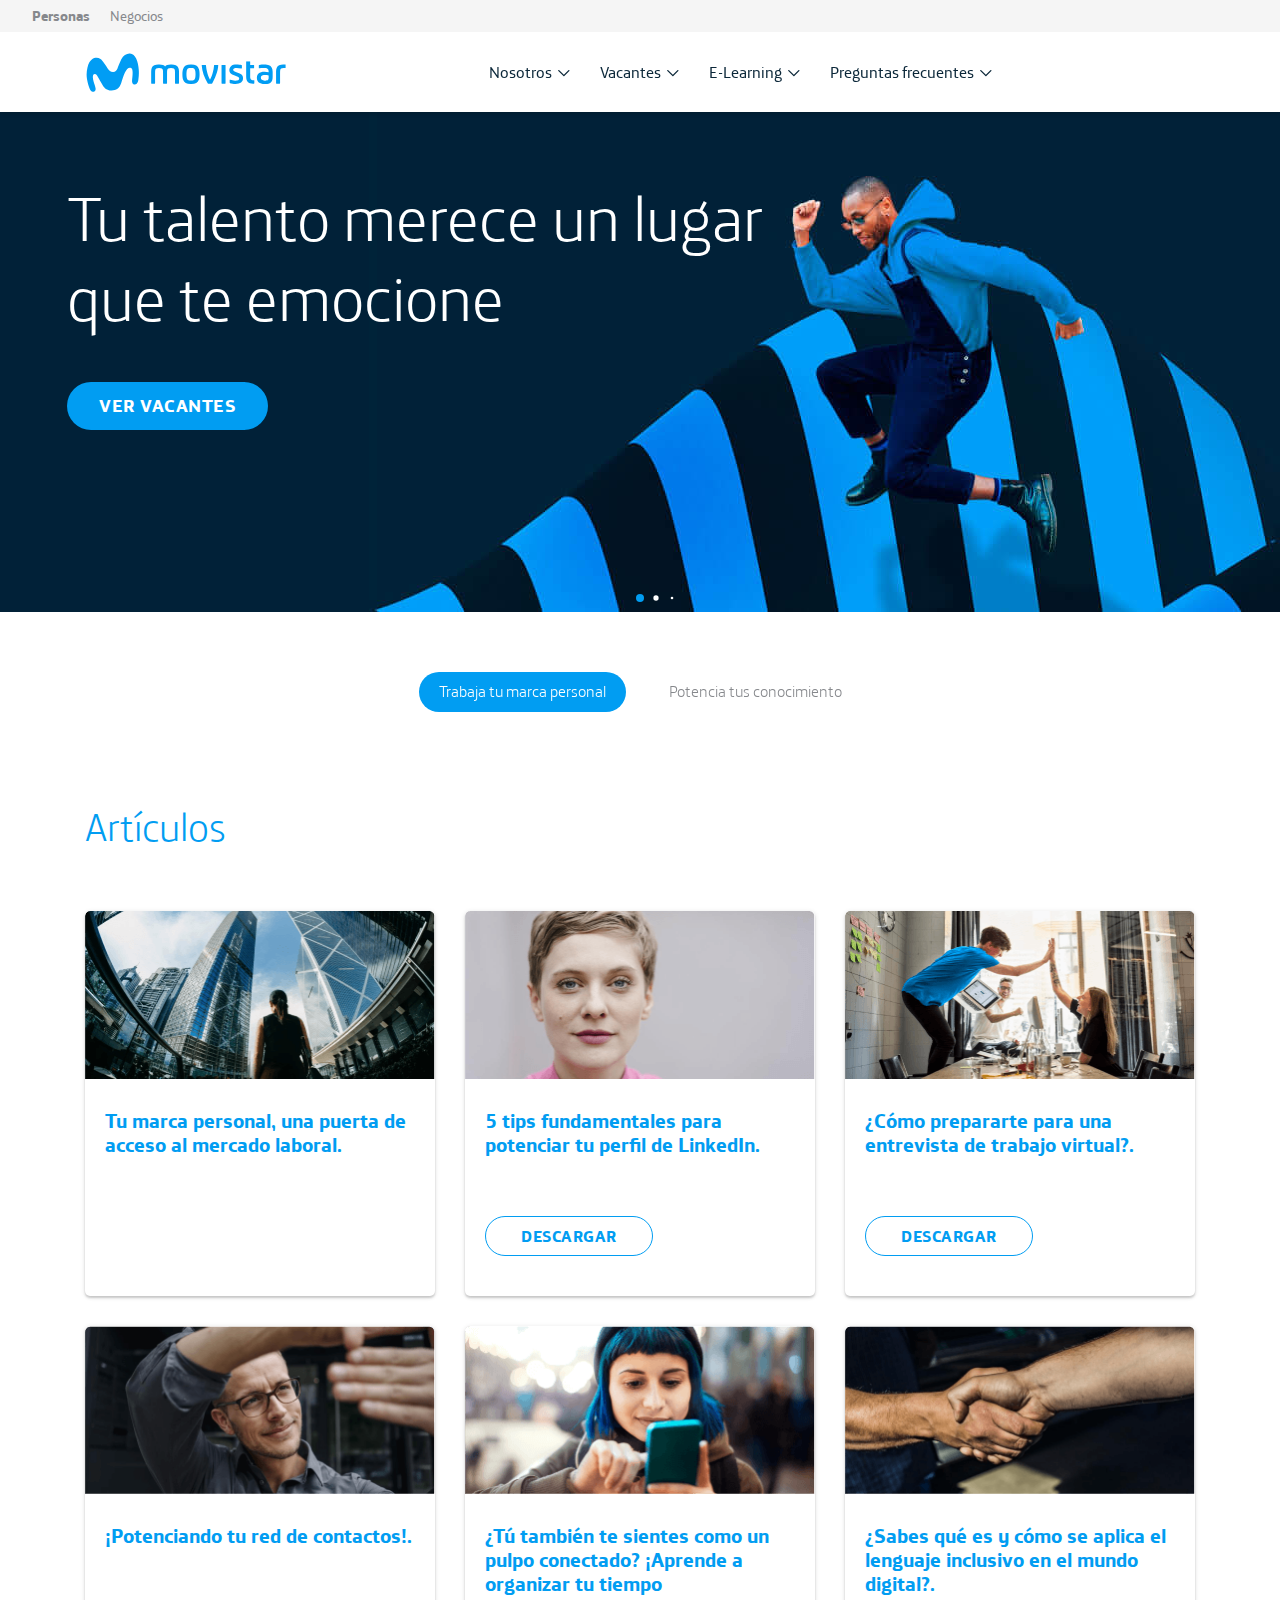
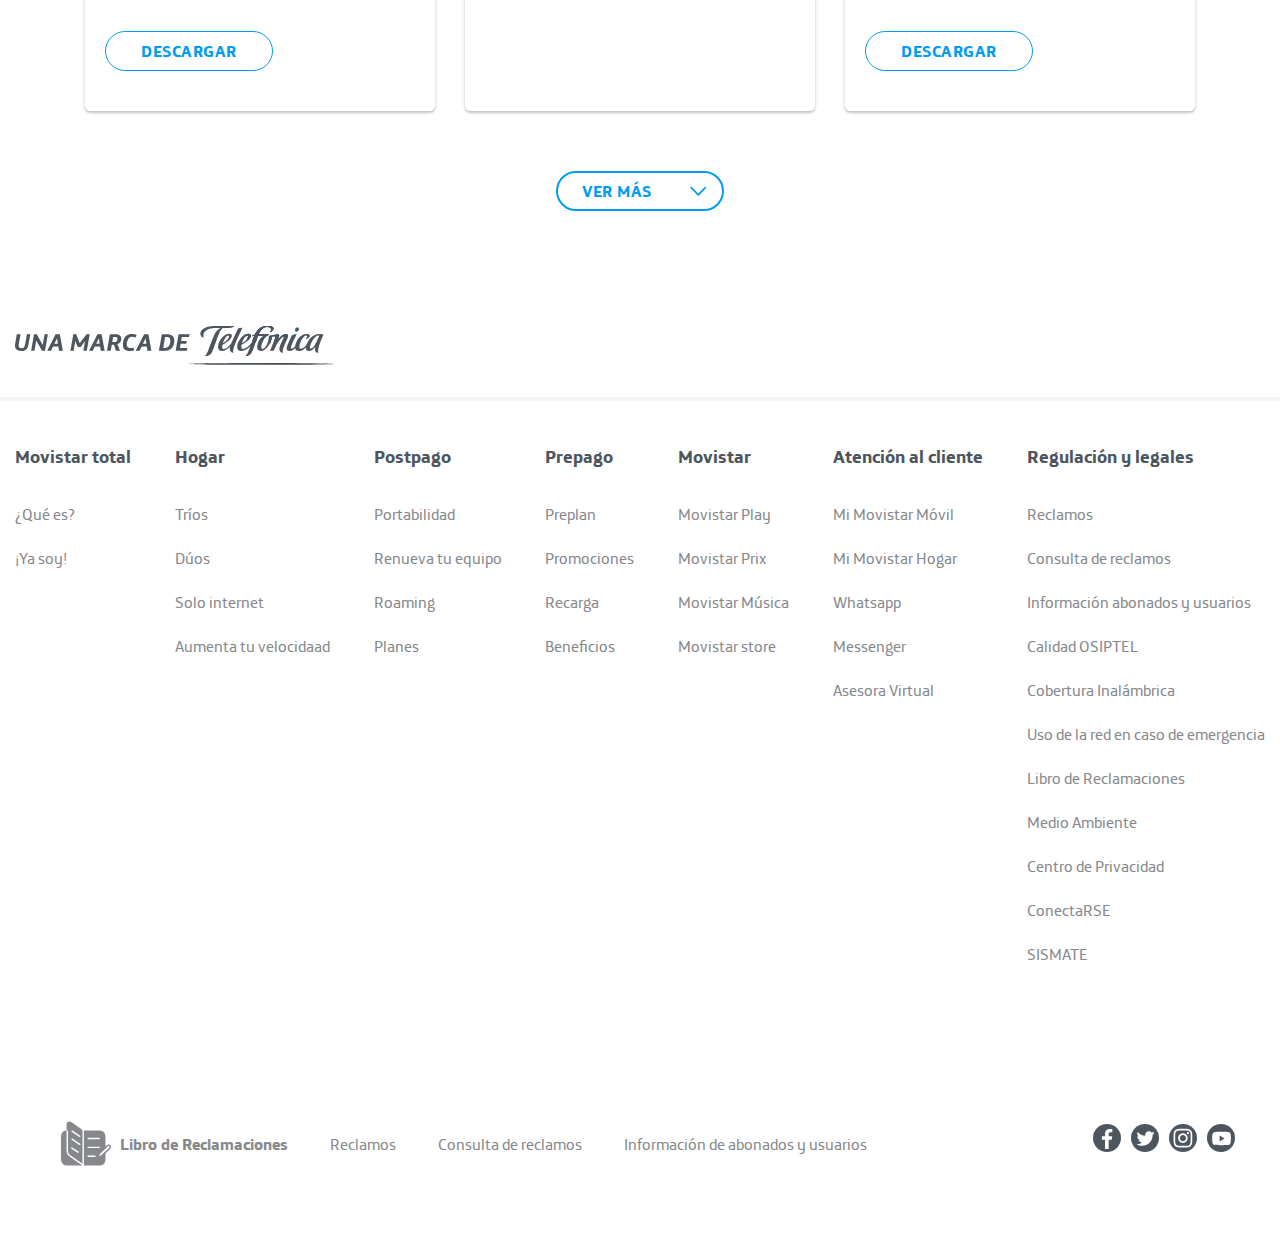
<file: e-learning.html>
<!DOCTYPE html>
<html class="aui" lang="es">
    <head>
        <title>Marca Empleadora</title>
        <meta charset="utf-8">
        <meta name="robots" content="noindex,nofollow">
        <meta name="description" content="{page-description}">
        <meta name="viewport" content="width=device-width, initial-scale=1">
        <!--link(rel='apple-touch-icon' sizes="180x180" href='images/favicon/apple-touch-icon.png')-->
        <!--link(rel='icon' type='image/png' sizes="32x32" href='images/favicon/favicon-32x32.png')-->
        <!--link(rel='icon' type='image/png' sizes="16x16" href='images/favicon/favicon-16x16.png')-->
        <!--link(rel='manifest' href='images/favicon/manifest.json')-->
        <!--link(rel='mask-icon' href='images/favicon/safari-pinned-tab.svg' color='#4eb500')-->
        <!--link(rel='shortcut icon' href='images/favicon/favicon.ico')-->
        <!--meta(name='msapplication-TileColor' content='#4eb500')-->
        <!--meta(name='msapplication-config' content='images/favicon/browserconfig.xml')-->
        <!--meta(name='theme-color' content='#0044bd')-->
        <link rel="stylesheet" href="css/main.css">
    </head>
    <body class="body">
        <header class="header">
            <nav class="header__nav">
                <div class="nav-wrapper--top">
                    <ul class="list">
                        <li class="item"><a class="active link" href="http://" target="_blank" rel="noopener noreferrer" tabindex="0">Personas</a></li>
                        <li class="item"><a class="link" href="http://" target="_blank" rel="noopener noreferrer" tabindex="0">Negocios</a></li>
                    </ul>
                </div>
                <div class="nav-wrapper"><a class="brand-logo" href="/nosotros.html" target="_self" rel="noopener noreferrer" tabindex="0"><img class="hide-on-med-and-down" src="images/svgs/logo.svg" alt="Movistar"><img class="hide-on-large-only" src="images/svgs/marca.svg" alt="Movistar"></a>
                    <div class="hamburger">
                        <div class="layer top"></div>
                        <div class="layer mid"></div>
                        <div class="layer bottom"></div>
                    </div>
                    <ul class="list" id="nav-mobile">
                        <li class="item"><a class="link nav-dropdown-trigger" href="/MarcaEmpleadora/nosotros.html" data-target="nosotros" tabindex="0">Nosotros<span class="icon icon-arrow-down">
                                    <svg>
                                        <use xlink:href="images/icons/icons.svg#icon-arrow-down"></use>
                                    </svg></span></a></li>
                        <li class="item"><a class="link nav-dropdown-trigger" href="/MarcaEmpleadora/vacantes.html" data-target="vacantes" tabindex="0">Vacantes<span class="icon icon-arrow-down">
                                    <svg>
                                        <use xlink:href="images/icons/icons.svg#icon-arrow-down"></use>
                                    </svg></span></a></li>
                        <li class="item"><a class="link nav-dropdown-trigger" href="/MarcaEmpleadora/e-learning.html" data-target="e-learning" tabindex="0">E-Learning<span class="icon icon-arrow-down">
                                    <svg>
                                        <use xlink:href="images/icons/icons.svg#icon-arrow-down"></use>
                                    </svg></span></a></li>
                        <li class="item"><a class="link nav-dropdown-trigger" href="/MarcaEmpleadora/preguntas-frecuentes.html" data-target="preguntas-frecuentes" tabindex="0">Preguntas frecuentes<span class="icon icon-arrow-down">
                                    <svg>
                                        <use xlink:href="images/icons/icons.svg#icon-arrow-down"></use>
                                    </svg></span></a></li>
                    </ul>
                </div>
            </nav>
        </header>
        <main role="main">
            <section class="natBanner swiper-container">
                <ul class="natBanner__list swiper-wrapper">
                    <li class="natBanner__item swiper-slide">
                        <div class="natBanner__picture">
                            <picture>
                                <source media="(min-width: 1024px)" srcset="images/jpg/banner-desktop.jpg" sizes="1024px">
                                <source media="(min-width: 600px)" srcset="images/jpg/banner-tablet.jpg" sizes="600px"><img class="picture" src="images/jpg/banner-mobile.jpg" alt="">
                            </picture>
                        </div>
                        <div class="natBanner__content">
                            <div class="content">
                                <h1 class="title txt-color-white">Tu talento merece un lugar que te emocione                    </h1><a class="btn nat-banner-c2c--blue" href="http://" tabindex="0" target="_blank" rel="noopener noreferrer">VER VACANTES</a>
                            </div>
                        </div>
                    </li>
                    <li class="natBanner__item swiper-slide">
                        <div class="natBanner__picture">
                            <picture>
                                <source media="(min-width: 1024px)" srcset="images/jpg/banner-desktop-2.jpg" sizes="1024px">
                                <source media="(min-width: 600px)" srcset="images/jpg/banner-tablet-2.jpg" sizes="600px"><img class="picture" src="images/jpg/banner-mobile-2.jpg" alt="">
                            </picture>
                        </div>
                        <div class="natBanner__content">
                            <div class="content">
                                <h1 class="title txt-color-skyblue">Tu talento merece un lugar que te ayude a crecer</h1><a class="btn nat-banner-c2c--blue" href="http://" tabindex="0" target="_blank" rel="noopener noreferrer">VER VACANTES</a>
                            </div>
                        </div>
                    </li>
                    <li class="natBanner__item swiper-slide">
                        <div class="natBanner__picture">
                            <picture>
                                <source media="(min-width: 1024px)" srcset="images/jpg/banner-desktop-2.jpg" sizes="1024px">
                                <source media="(min-width: 600px)" srcset="images/jpg/banner-tablet-2.jpg" sizes="600px"><img class="picture" src="images/jpg/banner-mobile-2.jpg" alt="">
                            </picture>
                        </div>
                        <div class="natBanner__content">
                            <div class="content">
                                <h1 class="title txt-color-gray">Tu talento merece un lugar que te ayude a crecer</h1>
                                <p class="text txt-color-gray">Empecemos juntos tu carrera y despertemos tu emoción.</p><a class="btn nat-banner-c2c--blue" href="http://" tabindex="0" target="_blank" rel="noopener noreferrer">VER VACANTES</a>
                            </div>
                        </div>
                    </li>
                    <li class="natBanner__item swiper-slide">
                        <div class="natBanner__picture">
                            <picture>
                                <source media="(min-width: 1024px)" srcset="images/jpg/banner-desktop-3.jpg" sizes="1024px">
                                <source media="(min-width: 600px)" srcset="images/jpg/banner-tablet-3.jpg" sizes="600px"><img class="picture" src="images/jpg/banner-mobile-3.jpg" alt="">
                            </picture>
                        </div>
                        <div class="natBanner__content">
                            <div class="content">
                                <h1 class="title txt-color-white">Tu talento merece un lugar que te ayude a crecer</h1>
                                <p class="text txt-color-white">Empecemos juntos tu carrera y despertemos tu emoción.</p><a class="btn nat-banner-c2c--blue-dark" href="http://" tabindex="0" target="_blank" rel="noopener noreferrer">VER VACANTES</a>
                            </div>
                        </div>
                    </li>
                    <li class="natBanner__item swiper-slide">
                        <div class="natBanner__picture">
                            <picture>
                                <source media="(min-width: 1024px)" srcset="images/jpg/banner-desktop-4.jpg" sizes="1024px">
                                <source media="(min-width: 600px)" srcset="images/jpg/banner-tablet-4.jpg" sizes="600px"><img class="picture" src="images/jpg/banner-mobile-4.jpg" alt="">
                            </picture>
                        </div>
                        <div class="natBanner__content">
                            <div class="content">
                                <h1 class="title txt-color-white">Tu talento merece un lugar que te ayude a crecer</h1>
                                <p class="text txt-color-white">Empecemos juntos tu carrera y despertemos tu emoción.</p><a class="btn nat-banner-c2c--blue-dark" href="http://" tabindex="0" target="_blank" rel="noopener noreferrer">VER VACANTES</a>
                            </div>
                        </div>
                    </li>
                    <li class="natBanner__item swiper-slide">
                        <div class="natBanner__picture">
                            <picture>
                                <source media="(min-width: 1024px)" srcset="images/jpg/banner-desktop-5.jpg" sizes="1024px">
                                <source media="(min-width: 600px)" srcset="images/jpg/banner-tablet-5.jpg" sizes="600px"><img class="picture" src="images/jpg/banner-mobile-5.jpg" alt="">
                            </picture>
                        </div>
                        <div class="natBanner__content">
                            <div class="content">
                                <h1 class="title txt-color-white">Tu talento merece un lugar que te ayude a crecer</h1>
                                <p class="text txt-color-white">Empecemos juntos tu carrera y despertemos tu emoción.</p><a class="btn nat-banner-c2c--blue-dark" href="http://" tabindex="0" target="_blank" rel="noopener noreferrer">VER VACANTES</a>
                            </div>
                        </div>
                    </li>
                </ul>
                <div class="swiper-pagination"></div>
            </section>
            <ul class="tabs tabs__list">
                <li class="tab tab__item"><a class="item active" href="#marca-personal" tabindex="0">Trabaja tu marca personal</a></li>
                <li class="tab tab__item"><a class="item" href="#conocimiento" tabindex="0">Potencia tus conocimiento</a></li>
            </ul>
            <div class="tabs__content" id="marca-personal">
                <section class="natGridList" id="natGridList-4">
                    <div class="container">
                        <div class="natGridList__header">
                            <h2 class="title">Artículos</h2>
                        </div>
                        <div class="natGridList__content">
                            <ul class="list row">
                                <li class="item col l4">
                                    <div class="card">
                                        <div class="card-image"><img src="images/png/bg-2.png" alt="picture"></div>
                                        <div class="card-content">
                                            <h3 class="title"> <a href="http://" tabindex="0" title="Tu marca personal, una puerta de acceso al mercado laboral">Tu marca personal, una puerta de acceso al mercado laboral.                   </a></h3>
                                        </div>
                                    </div>
                                </li>
                                <li class="item col l4">
                                    <div class="card">
                                        <div class="card-image"><img src="images/png/bg-3.png" alt="picture"></div>
                                        <div class="card-content">
                                            <h3 class="title"> <a href="http://" tabindex="0" title="5 tips fundamentales para potenciar tu perfil de LinkedIn">5 tips fundamentales para potenciar tu perfil de LinkedIn.</a></h3>
                                            <button class="btn" type="button" tabindex="0">Descargar                        </button>
                                        </div>
                                    </div>
                                </li>
                                <li class="item col l4">
                                    <div class="card">
                                        <div class="card-image"><img src="images/png/bg-4.png" alt="picture"></div>
                                        <div class="card-content">
                                            <h3 class="title"> <a href="http://" tabindex="0" title="¿Cómo prepararte para una entrevista de trabajo virtual?">¿Cómo prepararte para una entrevista de trabajo virtual?.</a></h3>
                                            <button class="btn" type="button" tabindex="0">Descargar                       </button>
                                        </div>
                                    </div>
                                </li>
                                <li class="item col l4">
                                    <div class="card">
                                        <div class="card-image"><img src="images/png/bg-5.png" alt="picture"></div>
                                        <div class="card-content">
                                            <h3 class="title"> <a href="http://" tabindex="0" title="¡Potenciando tu red de contactos!">¡Potenciando tu red de contactos!.</a></h3>
                                            <button class="btn" type="button" tabindex="0">Descargar</button>
                                        </div>
                                    </div>
                                </li>
                                <li class="item col l4">
                                    <div class="card">
                                        <div class="card-image"><img src="images/png/bg-6.png" alt="picture"></div>
                                        <div class="card-content">
                                            <h3 class="title"> <a href="http://" tabindex="0" title="¿Tú también te sientes como un pulpo conectado? ¡Aprende a organizar tu tiempo correctamente!">¿Tú también te sientes como un pulpo conectado? ¡Aprende a organizar tu tiempo correctamente!.                         </a></h3>
                                        </div>
                                    </div>
                                </li>
                                <li class="item col l4">
                                    <div class="card">
                                        <div class="card-image"><img src="images/png/bg-7.png" alt="picture"></div>
                                        <div class="card-content">
                                            <h3 class="title"> <a href="http://" tabindex="0" title="¿Sabes qué es y cómo se aplica el lenguaje inclusivo en el mundo digital?">¿Sabes qué es y cómo se aplica el lenguaje inclusivo en el mundo digital?.</a></h3>
                                            <button class="btn" type="button" tabindex="0">Descargar                         </button>
                                        </div>
                                    </div>
                                </li>
                                <li class="item item--collapse col l4">
                                    <div class="card">
                                        <div class="card-image"><img src="images/png/bg.png" alt="picture"></div>
                                        <div class="card-content">
                                            <h3 class="title"> <a href="http://" tabindex="0" title="¡Potenciando tu red de contactos!">¡Potenciando tu red de contactos!.</a></h3>
                                            <button class="btn" type="button" tabindex="0">Descargar</button>
                                        </div>
                                    </div>
                                </li>
                                <li class="item item--collapse col l4">
                                    <div class="card">
                                        <div class="card-image"><img src="images/png/bg-2.png" alt="picture"></div>
                                        <div class="card-content">
                                            <h3 class="title"> <a href="http://" tabindex="0" title="¿Tú también te sientes como un pulpo conectado? ¡Aprende a organizar tu tiempo correctamente!">¿Tú también te sientes como un pulpo conectado? ¡Aprende a organizar tu tiempo correctamente!.                         </a></h3>
                                        </div>
                                    </div>
                                </li>
                                <li class="item item--collapse col l4">
                                    <div class="card">
                                        <div class="card-image"><img src="images/png/bg-3.png" alt="picture"></div>
                                        <div class="card-content">
                                            <h3 class="title"> <a href="http://" tabindex="0" title="¿Sabes qué es y cómo se aplica el lenguaje inclusivo en el mundo digital?">¿Sabes qué es y cómo se aplica el lenguaje inclusivo en el mundo digital?.</a></h3>
                                            <button class="btn" type="button" tabindex="0">Descargar </button>
                                        </div>
                                    </div>
                                </li>
                            </ul>
                        </div>
                        <div class="natGridList__footer">
                            <button class="btn see-more" onclick="seeMoreItems(this)" tabindex="0">Ver <img class="icon-see" src="images/svgs/arrow-down.svg" alt="Ver"></button>
                        </div>
                    </div>
                </section>
            </div>
            <div class="tabs__content" id="conocimiento">
                <section class="natGridList" id="natGridList-1">
                    <div class="container">
                        <div class="natGridList__header">
                            <h2 class="title">Cursos</h2>
                        </div>
                        <div class="natGridList__content">
                            <ul class="list row">
                                <li class="item col l4">
                                    <div class="card">
                                        <div class="card-image"><img src="images/png/bg-6.png" alt="picture"></div>
                                        <div class="card-content">
                                            <h3 class="title"> <a href="http://" tabindex="0" title="Potencia tus habilidades para el empleo">Potencia tus habilidades para el empleo.</a></h3>
                                            <p class="text">¿Qué buscan los reclutadores durante la selección telefónica? Estos son algunos de los mejores consejos compartidos por una reclutadora.</p>
                                        </div>
                                    </div>
                                </li>
                                <li class="item col l4">
                                    <div class="card">
                                        <div class="card-image"><img src="images/png/bg-7.png" alt="picture"></div>
                                        <div class="card-content">
                                            <h3 class="title"> <a href="http://" tabindex="0" title="Networking y Marketing personal">Networking y Marketing personal.</a></h3>
                                            <p class="text">¿Qué buscan los reclutadores durante la selección telefónica? Estos son algunos de los mejores consejos compartidos por una reclutadora.</p>
                                        </div>
                                    </div>
                                </li>
                                <li class="item col l4">
                                    <div class="card">
                                        <div class="card-image"><img src="images/png/bg-2.png" alt="picture"></div>
                                        <div class="card-content">
                                            <h3 class="title"> <a href="http://" tabindex="0" title="Gestión de Proyectos con Metodologías Ágiles y Enfoques Lean">Gestión de Proyectos con Metodologías Ágiles y Enfoques Lean.</a></h3>
                                            <p class="text">¿Qué buscan los reclutadores durante la selección telefónica? Estos son algunos de los mejores consejos compartidos por una reclutadora.</p>
                                        </div>
                                    </div>
                                </li>
                                <li class="item col l4">
                                    <div class="card">
                                        <div class="card-image"><img src="images/png/bg-3.png" alt="picture"></div>
                                        <div class="card-content">
                                            <h3 class="title"> <a href="http://" tabindex="0" title="Analítica Web">Analítica Web.</a></h3>
                                            <p class="text">¿Qué buscan los reclutadores durante la selección telefónica? Estos son algunos de los mejores consejos compartidos por una reclutadora.</p>
                                        </div>
                                    </div>
                                </li>
                                <li class="item col l4">
                                    <div class="card">
                                        <div class="card-image"><img src="images/png/bg-4.png" alt="picture"></div>
                                        <div class="card-content">
                                            <h3 class="title"> <a href="http://" tabindex="0" title="Marketing Digital">Marketing Digital.</a></h3>
                                            <p class="text">¿Qué buscan los reclutadores durante la selección telefónica? Estos son algunos de los mejores consejos compartidos por una reclutadora.</p>
                                        </div>
                                    </div>
                                </li>
                                <li class="item col l4">
                                    <div class="card">
                                        <div class="card-image"><img src="images/png/bg-5.png" alt="picture"></div>
                                        <div class="card-content">
                                            <h3 class="title"> <a href="http://" tabindex="0" title="Aprende a desarrollar un Plan Digital de Comunicación">Aprende a desarrollar un Plan Digital de Comunicación.</a></h3>
                                            <p class="text">¿Qué buscan los reclutadores durante la selección telefónica? Estos son algunos de los mejores consejos compartidos por una reclutadora.</p>
                                        </div>
                                    </div>
                                </li>
                                <li class="item item--collapse col l4">
                                    <div class="card">
                                        <div class="card-image"><img src="images/png/bg.png" alt="picture"></div>
                                        <div class="card-content">
                                            <h3 class="title"> <a href="http://" tabindex="0" title="Potencia tus habilidades para el empleo">Potencia tus habilidades para el empleo.</a></h3>
                                            <p class="text">¿Qué buscan los reclutadores durante la selección telefónica? Estos son algunos de los mejores consejos compartidos por una reclutadora.</p>
                                        </div>
                                    </div>
                                </li>
                                <li class="item item--collapse col l4">
                                    <div class="card">
                                        <div class="card-image"><img src="images/png/bg-2.png" alt="picture"></div>
                                        <div class="card-content">
                                            <h3 class="title"> <a href="http://" tabindex="0" title="Networking y Marketing personal">Networking y Marketing personal.</a></h3>
                                            <p class="text">¿Qué buscan los reclutadores durante la selección telefónica? Estos son algunos de los mejores consejos compartidos por una reclutadora.</p>
                                        </div>
                                    </div>
                                </li>
                                <li class="item item--collapse col l4">
                                    <div class="card">
                                        <div class="card-image"><img src="images/png/bg-3.png" alt="picture"></div>
                                        <div class="card-content">
                                            <h3 class="title"> <a href="http://" tabindex="0" title="Gestión de Proyectos con Metodologías Ágiles y Enfoques Lean">Gestión de Proyectos con Metodologías Ágiles y Enfoques Lean.</a></h3>
                                            <p class="text">¿Qué buscan los reclutadores durante la selección telefónica? Estos son algunos de los mejores consejos compartidos por una reclutadora.</p>
                                        </div>
                                    </div>
                                </li>
                            </ul>
                        </div>
                        <div class="natGridList__footer">
                            <button class="btn see-more" onclick="seeMoreItems(this)" tabindex="0">Ver <img class="icon-see" src="images/svgs/arrow-down.svg" alt="Ver"></button>
                        </div>
                    </div>
                </section>
            </div>
        </main>
        <footer class="footer footer--nav">
            <div class="footer__brand">
                <div class="container"><img class="footer__logo" src="images/svgs/copy-telefonica.svg" alt="Telefonica"></div>
            </div>
            <div class="footer__nav">
                <div class="container">
                    <ul class="collapsible" id="footerCollapse" data-collapsible="accordion">
                        <li class="collapsible--item">
                            <div class="collapsible-header"><span class="title">Movistar total</span>
                                <div class="image"><span class="icon icon-arrow-down">
                                        <svg>
                                            <use xlink:href="images/icons/icons.svg#icon-arrow-down" tabindex="0"></use>
                                        </svg></span></div>
                            </div>
                            <div class="collapsible-body">
                                <ul class="nav">
                                    <li class="nav__item"><a class="nav__link" href="http://">¿Qué es?</a></li>
                                    <li class="nav__item"><a class="nav__link" href="http://">¡Ya soy!</a></li>
                                </ul>
                            </div>
                        </li>
                        <li class="collapsible--item">
                            <div class="collapsible-header"><span class="title">Hogar</span>
                                <div class="image"><span class="icon icon-arrow-down">
                                        <svg>
                                            <use xlink:href="images/icons/icons.svg#icon-arrow-down" tabindex="0"></use>
                                        </svg></span></div>
                            </div>
                            <div class="collapsible-body">
                                <ul class="nav">
                                    <li class="nav__item"><a class="nav__link" href="http://">Tríos</a></li>
                                    <li class="nav__item"><a class="nav__link" href="http://">Dúos</a></li>
                                    <li class="nav__item"><a class="nav__link" href="http://">Solo internet</a></li>
                                    <li class="nav__item"><a class="nav__link" href="http://">Aumenta tu velocidaad</a></li>
                                </ul>
                            </div>
                        </li>
                        <li class="collapsible--item">
                            <div class="collapsible-header"><span class="title">Postpago</span>
                                <div class="image"><span class="icon icon-arrow-down">
                                        <svg>
                                            <use xlink:href="images/icons/icons.svg#icon-arrow-down" tabindex="0"></use>
                                        </svg></span></div>
                            </div>
                            <div class="collapsible-body">
                                <ul class="nav">
                                    <li class="nav__item"><a class="nav__link" href="http://">Portabilidad </a></li>
                                    <li class="nav__item"><a class="nav__link" href="http://">Renueva tu equipo</a></li>
                                    <li class="nav__item"><a class="nav__link" href="http://">Roaming</a></li>
                                    <li class="nav__item"><a class="nav__link" href="http://">Planes</a></li>
                                </ul>
                            </div>
                        </li>
                        <li class="collapsible--item">
                            <div class="collapsible-header"><span class="title">Prepago</span>
                                <div class="image"><span class="icon icon-arrow-down">
                                        <svg>
                                            <use xlink:href="images/icons/icons.svg#icon-arrow-down" tabindex="0"></use>
                                        </svg></span></div>
                            </div>
                            <div class="collapsible-body">
                                <ul class="nav">
                                    <li class="nav__item"><a class="nav__link" href="http://">Preplan</a></li>
                                    <li class="nav__item"><a class="nav__link" href="http://">Promociones</a></li>
                                    <li class="nav__item"><a class="nav__link" href="http://">Recarga</a></li>
                                    <li class="nav__item"><a class="nav__link" href="http://">Beneficios</a></li>
                                </ul>
                            </div>
                        </li>
                        <li class="collapsible--item">
                            <div class="collapsible-header"><span class="title">Movistar</span>
                                <div class="image"><span class="icon icon-arrow-down">
                                        <svg>
                                            <use xlink:href="images/icons/icons.svg#icon-arrow-down" tabindex="0"></use>
                                        </svg></span></div>
                            </div>
                            <div class="collapsible-body">
                                <ul class="nav">
                                    <li class="nav__item"><a class="nav__link" href="http://">Movistar Play</a></li>
                                    <li class="nav__item"><a class="nav__link" href="http://">Movistar Prix</a></li>
                                    <li class="nav__item"><a class="nav__link" href="http://">Movistar Música</a></li>
                                    <li class="nav__item"><a class="nav__link" href="http://">Movistar store</a></li>
                                </ul>
                            </div>
                        </li>
                        <li class="collapsible--item">
                            <div class="collapsible-header"><span class="title">Atención al cliente</span>
                                <div class="image"><span class="icon icon-arrow-down">
                                        <svg>
                                            <use xlink:href="images/icons/icons.svg#icon-arrow-down" tabindex="0"></use>
                                        </svg></span></div>
                            </div>
                            <div class="collapsible-body">
                                <ul class="nav">
                                    <li class="nav__item"><a class="nav__link" href="http://">Mi Movistar Móvil</a></li>
                                    <li class="nav__item"><a class="nav__link" href="http://">Mi Movistar Hogar</a></li>
                                    <li class="nav__item"><a class="nav__link" href="http://">Whatsapp</a></li>
                                    <li class="nav__item"><a class="nav__link" href="http://">Messenger</a></li>
                                    <li class="nav__item"><a class="nav__link" href="http://">Asesora Virtual</a></li>
                                </ul>
                            </div>
                        </li>
                        <li class="collapsible--item">
                            <div class="collapsible-header"><span class="title">Regulación y  legales</span>
                                <div class="image"><span class="icon icon-arrow-down">
                                        <svg>
                                            <use xlink:href="images/icons/icons.svg#icon-arrow-down" tabindex="0"></use>
                                        </svg></span></div>
                            </div>
                            <div class="collapsible-body">
                                <ul class="nav">
                                    <li class="nav__item"><a class="nav__link" href="http://">Reclamos</a></li>
                                    <li class="nav__item"><a class="nav__link" href="http://">Consulta de reclamos</a></li>
                                    <li class="nav__item"><a class="nav__link" href="http://">Información abonados y usuarios</a></li>
                                    <li class="nav__item"><a class="nav__link" href="http://">Calidad OSIPTEL</a></li>
                                    <li class="nav__item"><a class="nav__link" href="http://">Cobertura Inalámbrica</a></li>
                                    <li class="nav__item"><a class="nav__link" href="http://">Uso de la red en caso de emergencia</a></li>
                                    <li class="nav__item"><a class="nav__link" href="http://">Libro de Reclamaciones</a></li>
                                    <li class="nav__item"><a class="nav__link" href="http://">Medio Ambiente</a></li>
                                    <li class="nav__item"><a class="nav__link" href="http://">Centro de Privacidad</a></li>
                                    <li class="nav__item"><a class="nav__link" href="http://">ConectaRSE</a></li>
                                    <li class="nav__item"><a class="nav__link" href="http://">SISMATE</a></li>
                                </ul>
                            </div>
                        </li>
                    </ul>
                </div>
            </div>
            <div class="footer__claims">
                <div class="container">
                    <ul class="nav nav--claims">
                        <li class="nav__item"><a class="nav__link" href="http://"> <img src="images/svgs/icon-libro.svg" alt="Libro de Reclamaciones">Libro de Reclamaciones</a></li>
                        <li class="nav__item"><a class="nav__link" href="http://">Reclamos</a></li>
                        <li class="nav__item"><a class="nav__link" href="http://">Consulta de reclamos</a></li>
                        <li class="nav__item"><a class="nav__link" href="http://">Información de abonados y usuarios</a></li>
                    </ul>
                    <ul class="nav nav--rrss">
                        <li class="nav__item"><a class="nav__link" href="http://"><svg class="icon" width="12" height="21" viewBox="0 0 12 21" xmlns="http://www.w3.org/2000/svg">
<title>Facebook</title>
<path d="M7.69471 20.9237V11.8008H10.7569L11.2154 8.2454H7.69471V5.9754C7.69471 4.94606 7.98059 4.24451 9.4568 4.24451L11.3395 4.24364V1.06377C11.0137 1.0206 9.89623 0.923828 8.59609 0.923828C5.88164 0.923828 4.02327 2.58064 4.02327 5.62347V8.24549H0.953125V11.8009H4.02317V20.9238L7.69471 20.9237Z"/>
</svg></a></li>
                        <li class="nav__item"><a class="nav__link" href="http://"><svg class="icon" width="19" height="15" viewBox="0 0 19 15" xmlns="http://www.w3.org/2000/svg">
<title>Twitter</title>
<path d="M16.6562 3.85937C16.6562 4.02344 16.6562 4.1875 16.6562 4.32812C16.6562 9.17969 12.9531 14.7812 6.20312 14.7812C4.11719 14.7812 2.19531 14.1719 0.554688 13.1406C0.835937 13.1641 1.14062 13.1875 1.42187 13.1875C3.13281 13.1875 4.72656 12.6016 5.99219 11.6172C4.375 11.5937 3.01562 10.5156 2.57031 9.0625C2.80469 9.10937 3.01562 9.13281 3.27344 9.13281C3.60156 9.13281 3.92969 9.08594 4.23437 8.99219C2.54687 8.66406 1.28125 7.1875 1.28125 5.40625C1.28125 5.38281 1.28125 5.38281 1.28125 5.35937C1.77344 5.64062 2.33594 5.80469 2.94531 5.82812C1.96094 5.17187 1.30469 4.04687 1.30469 2.75781C1.30469 2.07812 1.49219 1.44531 1.79687 0.90625C3.60156 3.13281 6.32031 4.58594 9.36719 4.75C9.29687 4.49219 9.27344 4.1875 9.27344 3.90625C9.27344 1.86719 10.9141 0.226562 12.9531 0.226562C14.0078 0.226562 14.9687 0.671875 15.625 1.375C16.4687 1.21094 17.2422 0.90625 17.9687 0.484375C17.6875 1.35156 17.1016 2.05469 16.3516 2.52344C17.1016 2.42969 17.8047 2.24219 18.4609 1.9375C17.9922 2.6875 17.3828 3.34375 16.6562 3.85937Z"/>
</svg></a></li>
                        <li class="nav__item"><a class="nav__link" href="http://"><svg class="icon" width="20" height="20" viewBox="0 0 20 20" xmlns="http://www.w3.org/2000/svg">
<title>Instagram</title>
<path d="M6.78956 10.1016C6.78956 8.37574 8.18824 6.97631 9.91406 6.97631C11.6399 6.97631 13.0393 8.37574 13.0393 10.1016C13.0393 11.8274 11.6399 13.2268 9.91406 13.2268C8.18824 13.2268 6.78956 11.8274 6.78956 10.1016ZM5.10011 10.1016C5.10011 12.7603 7.25531 14.9155 9.91406 14.9155C12.5728 14.9155 14.728 12.7603 14.728 10.1016C14.728 7.44281 12.5728 5.28761 9.91406 5.28761C7.25531 5.28761 5.10011 7.44281 5.10011 10.1016ZM13.7936 5.09674C13.7935 5.31924 13.8594 5.53678 13.9829 5.72183C14.1065 5.90688 14.2821 6.05115 14.4877 6.13638C14.6932 6.22161 14.9194 6.24398 15.1376 6.20066C15.3559 6.15734 15.5564 6.05027 15.7138 5.893C15.8712 5.73573 15.9784 5.53532 16.0219 5.31711C16.0654 5.09889 16.0432 4.87268 15.9581 4.66708C15.8731 4.46148 15.7289 4.28572 15.544 4.16203C15.359 4.03834 15.1415 3.97228 14.919 3.97219H14.9186C14.6203 3.97233 14.3343 4.09084 14.1234 4.30169C13.9125 4.51254 13.7938 4.79849 13.7936 5.09674ZM6.12656 17.7326C5.21254 17.691 4.71574 17.5387 4.38559 17.4101C3.94789 17.2397 3.63559 17.0367 3.30724 16.7088C2.97889 16.3809 2.77564 16.0689 2.60599 15.6312C2.47729 15.3012 2.32504 14.8043 2.28349 13.8903C2.23804 12.9021 2.22896 12.6052 2.22896 10.1016C2.22896 7.59806 2.23879 7.30204 2.28349 6.31301C2.32511 5.39899 2.47849 4.90301 2.60599 4.57204C2.77639 4.13434 2.97934 3.82204 3.30724 3.49369C3.63514 3.16534 3.94714 2.96209 4.38559 2.79244C4.71559 2.66374 5.21254 2.51149 6.12656 2.46994C7.11476 2.42449 7.41161 2.41541 9.91406 2.41541C12.4165 2.41541 12.7137 2.42524 13.7027 2.46994C14.6167 2.51156 15.1127 2.66494 15.4437 2.79244C15.8814 2.96209 16.1937 3.16579 16.522 3.49369C16.8504 3.82159 17.0529 4.13434 17.2233 4.57204C17.352 4.90204 17.5042 5.39899 17.5458 6.31301C17.5912 7.30204 17.6003 7.59806 17.6003 10.1016C17.6003 12.6052 17.5912 12.9012 17.5458 13.8903C17.5041 14.8043 17.3511 15.3011 17.2233 15.6312C17.0529 16.0689 16.8499 16.3812 16.522 16.7088C16.1941 17.0364 15.8814 17.2397 15.4437 17.4101C15.1137 17.5388 14.6167 17.691 13.7027 17.7326C12.7145 17.778 12.4176 17.7871 9.91406 17.7871C7.41049 17.7871 7.11446 17.778 6.12656 17.7326ZM6.04894 0.783337C5.05091 0.828787 4.36894 0.987037 3.77336 1.21879C3.15656 1.45811 2.63441 1.77919 2.11264 2.30014C1.59086 2.82109 1.27061 3.34406 1.03129 3.96086C0.799538 4.55681 0.641288 5.23841 0.595838 6.23644C0.549638 7.23604 0.539062 7.55561 0.539062 10.1016C0.539062 12.6475 0.549638 12.9671 0.595838 13.9667C0.641288 14.9648 0.799538 15.6463 1.03129 16.2423C1.27061 16.8587 1.59094 17.3823 2.11264 17.903C2.63434 18.4237 3.15656 18.7443 3.77336 18.9843C4.37006 19.2161 5.05091 19.3743 6.04894 19.4198C7.04906 19.4652 7.36811 19.4766 9.91406 19.4766C12.46 19.4766 12.7796 19.466 13.7792 19.4198C14.7773 19.3743 15.4588 19.2161 16.0548 18.9843C16.6712 18.7443 17.1937 18.4239 17.7155 17.903C18.2373 17.382 18.5568 16.8587 18.7968 16.2423C19.0286 15.6463 19.1876 14.9647 19.2323 13.9667C19.2777 12.9663 19.2883 12.6475 19.2883 10.1016C19.2883 7.55561 19.2777 7.23604 19.2323 6.23644C19.1868 5.23834 19.0286 4.55644 18.7968 3.96086C18.5568 3.34444 18.2364 2.82191 17.7155 2.30014C17.1945 1.77836 16.6712 1.45811 16.0555 1.21879C15.4588 0.987037 14.7772 0.828038 13.7799 0.783337C12.7803 0.737888 12.4608 0.726562 9.91481 0.726562C7.36886 0.726562 7.04906 0.737138 6.04894 0.783337Z"/>
</svg></a></li>
                        <li class="nav__item"><a class="nav__link" href="http://"><svg class="icon" width="19" height="15" viewBox="0 0 19 15" xmlns="http://www.w3.org/2000/svg">
<title>YouTube</title>
<path fill-rule="evenodd" clip-rule="evenodd" d="M16.8636 1.18012C17.6667 1.40225 18.2999 2.0528 18.5161 2.87788C18.9177 4.38523 18.9023 7.52688 18.9023 7.52688C18.9023 7.52688 18.9023 10.6527 18.5161 12.16C18.2999 12.9851 17.6667 13.6356 16.8636 13.8578C15.3963 14.2544 9.5273 14.2544 9.5273 14.2544C9.5273 14.2544 3.67375 14.2544 2.19105 13.8419C1.38792 13.6198 0.754689 12.9692 0.538462 12.1441C0.152344 10.6527 0.152344 7.51101 0.152344 7.51101C0.152344 7.51101 0.152344 4.38523 0.538462 2.87788C0.754689 2.0528 1.40337 1.38639 2.19105 1.16425C3.6583 0.767578 9.5273 0.767578 9.5273 0.767578C9.5273 0.767578 15.3963 0.767578 16.8636 1.18012ZM12.5407 7.51082L7.66016 10.3986V4.62305L12.5407 7.51082Z"/>
</svg></a></li>
                    </ul>
                </div>
            </div>
        </footer>
        <script type="text/javascript" src="js/main.js"></script>
    </body>
</html>
</file>
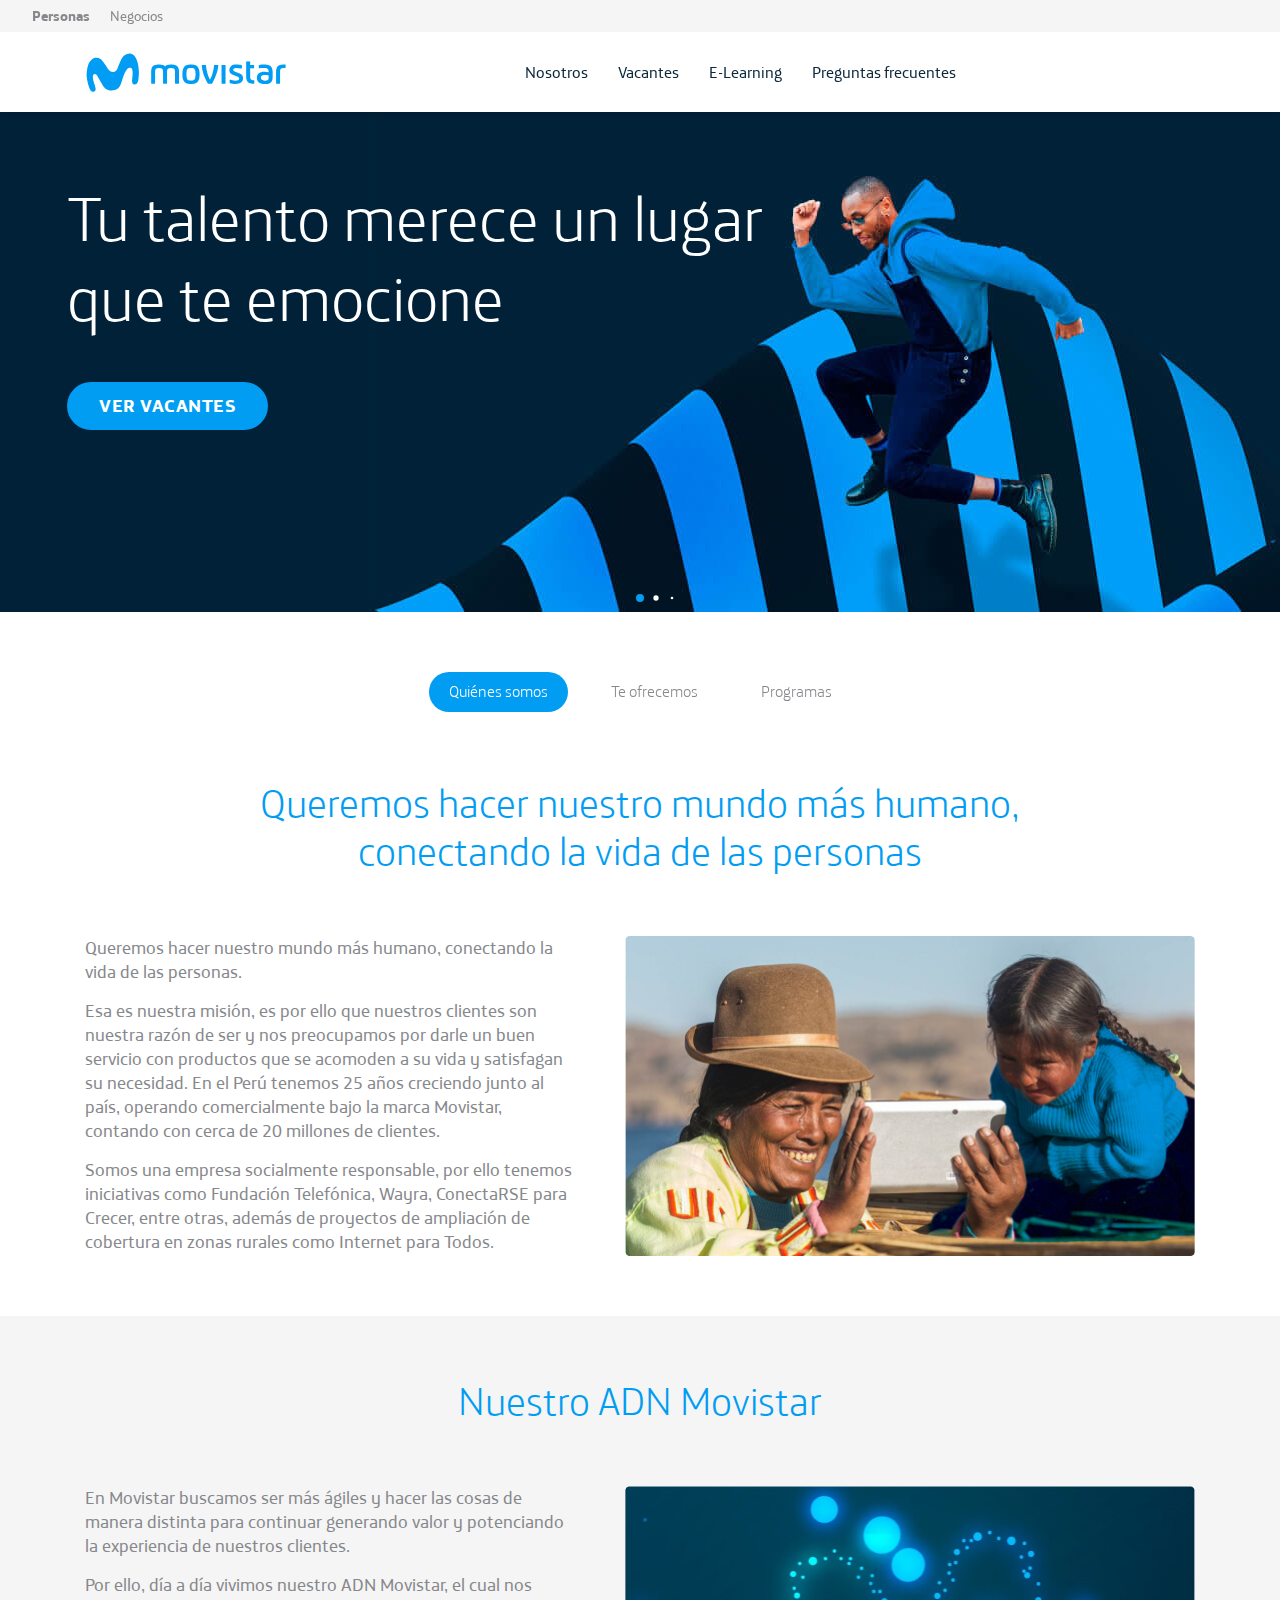
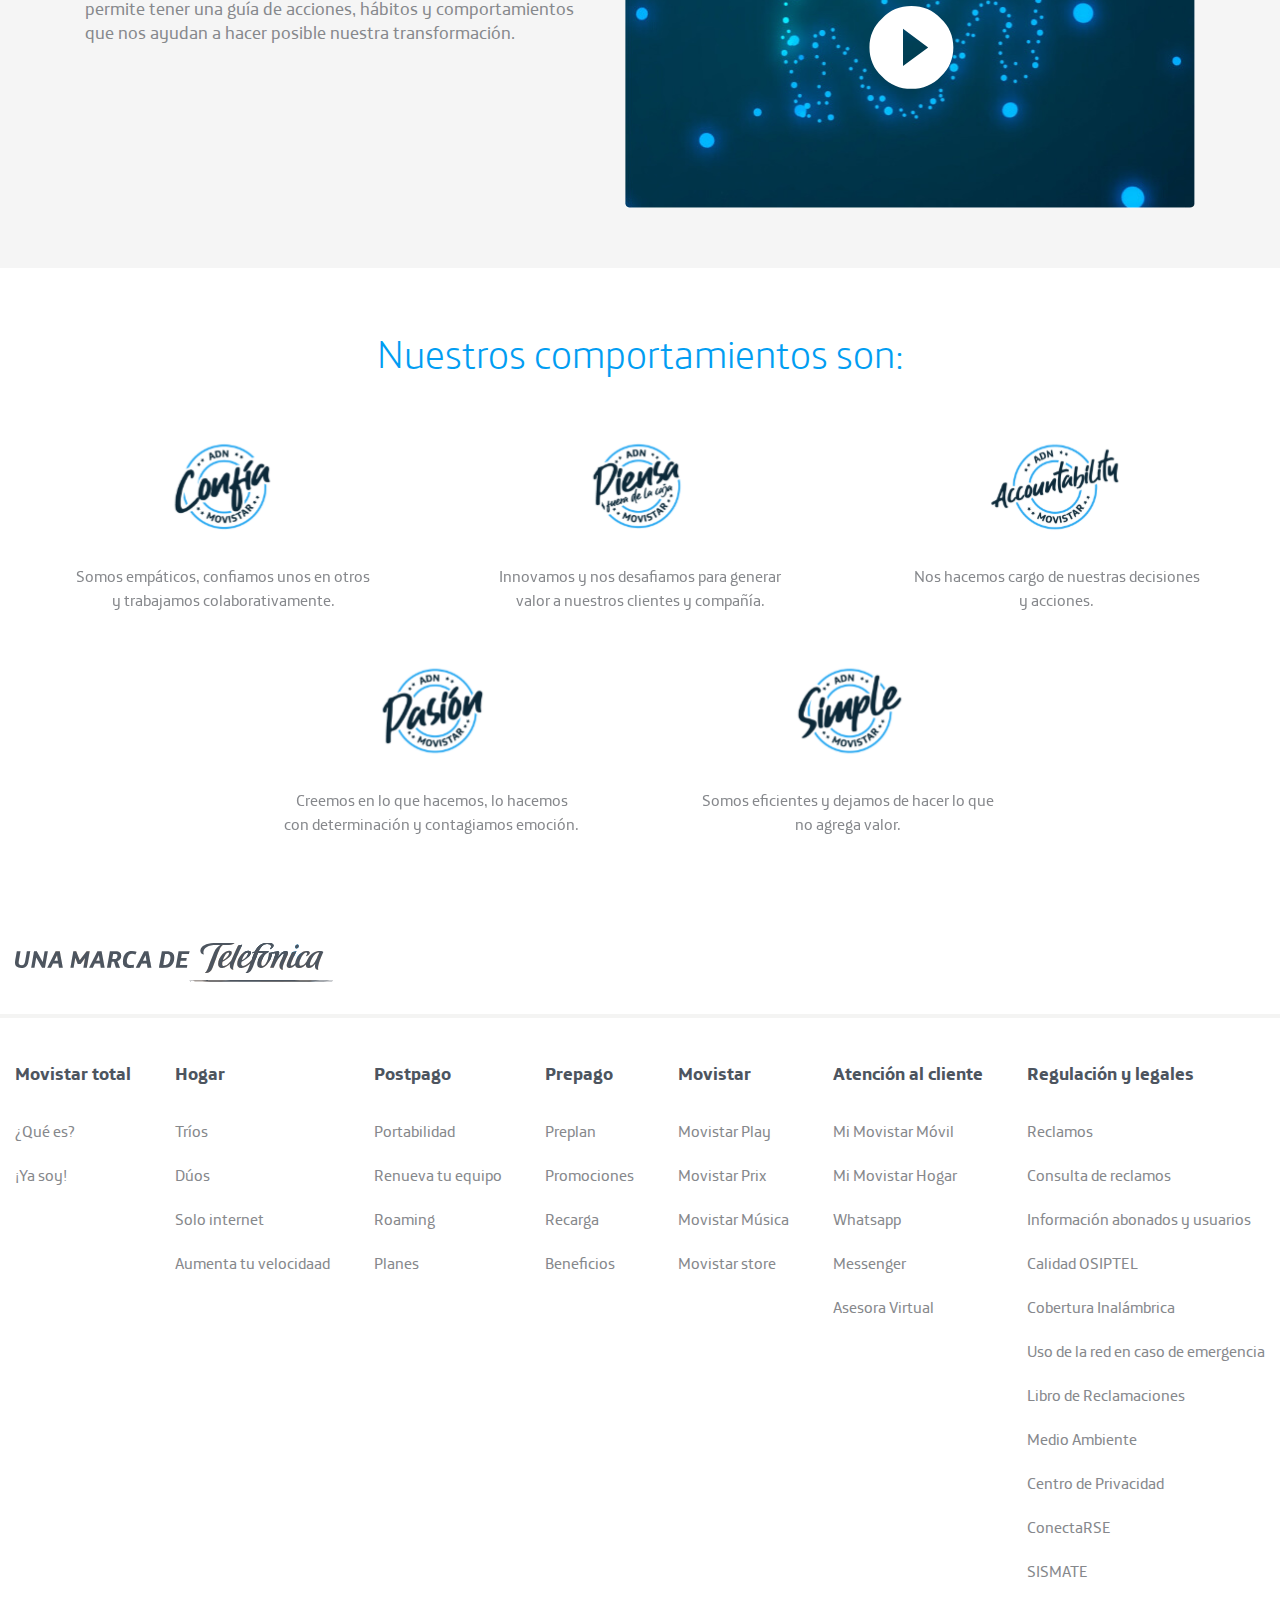
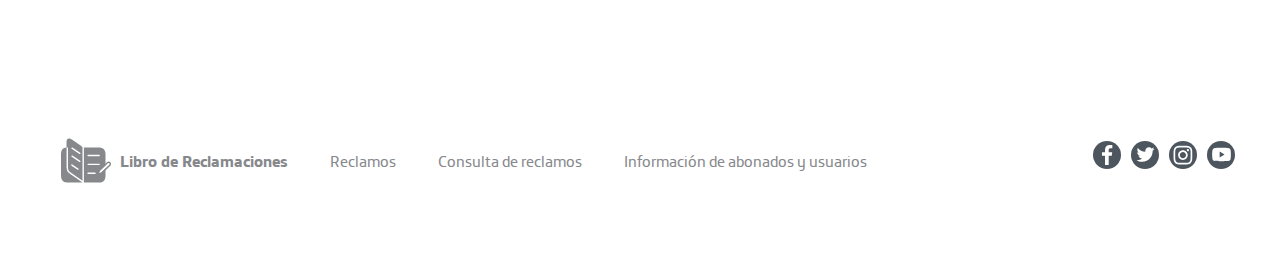
<file: nosotros.html>
<!DOCTYPE html>
<html class="aui" lang="es">
    <head>
        <title>Marca Empleadora</title>
        <meta charset="utf-8">
        <meta name="robots" content="noindex,nofollow">
        <meta name="description" content="{page-description}">
        <meta name="viewport" content="width=device-width, initial-scale=1">
        <!--link(rel='apple-touch-icon' sizes="180x180" href='images/favicon/apple-touch-icon.png')-->
        <!--link(rel='icon' type='image/png' sizes="32x32" href='images/favicon/favicon-32x32.png')-->
        <!--link(rel='icon' type='image/png' sizes="16x16" href='images/favicon/favicon-16x16.png')-->
        <!--link(rel='manifest' href='images/favicon/manifest.json')-->
        <!--link(rel='mask-icon' href='images/favicon/safari-pinned-tab.svg' color='#4eb500')-->
        <!--link(rel='shortcut icon' href='images/favicon/favicon.ico')-->
        <!--meta(name='msapplication-TileColor' content='#4eb500')-->
        <!--meta(name='msapplication-config' content='images/favicon/browserconfig.xml')-->
        <!--meta(name='theme-color' content='#0044bd')-->
        <link rel="stylesheet" href="css/main.css">
    </head>
    <body class="body">
        <header class="header">
            <nav class="header__nav">
                <div class="nav-wrapper--top">
                    <ul class="list">
                        <li class="item"><a class="active link" href="http://" target="_blank" rel="noopener noreferrer" tabindex="0">Personas</a></li>
                        <li class="item"><a class="link" href="http://" target="_blank" rel="noopener noreferrer" tabindex="0">Negocios</a></li>
                    </ul>
                </div>
                <div class="nav-wrapper"><a class="brand-logo" href="/nosotros.html" target="_self" rel="noopener noreferrer" tabindex="0"><img class="hide-on-med-and-down" src="images/svgs/logo.svg" alt="Movistar"><img class="hide-on-large-only" src="images/svgs/marca.svg" alt="Movistar"></a>
                    <div class="hamburger">
                        <div class="layer top"></div>
                        <div class="layer mid"></div>
                        <div class="layer bottom"></div>
                    </div>
                    <ul class="list" id="nav-mobile">
                        <li class="item"><a class="link nav-dropdown-trigger" href="/MarcaEmpleadora/nosotros.html" data-target="nosotros" tabindex="0">Nosotros</a></li>
                        <li class="item"><a class="link nav-dropdown-trigger" href="/MarcaEmpleadora/vacantes.html" data-target="vacantes" tabindex="0">Vacantes</a></li>
                        <li class="item"><a class="link nav-dropdown-trigger" href="/MarcaEmpleadora/e-learning.html" data-target="e-learning" tabindex="0">E-Learning</a></li>
                        <li class="item"><a class="link nav-dropdown-trigger" href="/MarcaEmpleadora/preguntas-frecuentes.html" data-target="preguntas-frecuentes" tabindex="0">Preguntas frecuentes</a></li>
                    </ul>
                </div>
            </nav>
        </header>
        <main role="main">
            <section class="natBanner swiper-container">
                <ul class="natBanner__list swiper-wrapper">
                    <li class="natBanner__item swiper-slide">
                        <div class="natBanner__picture">
                            <picture>
                                <source media="(min-width: 1024px)" srcset="images/jpg/banner-desktop.jpg" sizes="1024px">
                                <source media="(min-width: 600px)" srcset="images/jpg/banner-tablet.jpg" sizes="600px"><img class="picture" src="images/jpg/banner-mobile.jpg" alt="">
                            </picture>
                        </div>
                        <div class="natBanner__content">
                            <div class="content">
                                <h1 class="title txt-color-white">Tu talento merece un lugar que te emocione                    </h1><a class="btn nat-banner-c2c--blue" href="http://" tabindex="0" target="_blank" rel="noopener noreferrer">VER VACANTES</a>
                            </div>
                        </div>
                    </li>
                    <li class="natBanner__item swiper-slide">
                        <div class="natBanner__picture">
                            <picture>
                                <source media="(min-width: 1024px)" srcset="images/jpg/banner-desktop-2.jpg" sizes="1024px">
                                <source media="(min-width: 600px)" srcset="images/jpg/banner-tablet-2.jpg" sizes="600px"><img class="picture" src="images/jpg/banner-mobile-2.jpg" alt="">
                            </picture>
                        </div>
                        <div class="natBanner__content">
                            <div class="content">
                                <h1 class="title txt-color-skyblue">Tu talento merece un lugar que te ayude a crecer</h1><a class="btn nat-banner-c2c--blue" href="http://" tabindex="0" target="_blank" rel="noopener noreferrer">VER VACANTES</a>
                            </div>
                        </div>
                    </li>
                    <li class="natBanner__item swiper-slide">
                        <div class="natBanner__picture">
                            <picture>
                                <source media="(min-width: 1024px)" srcset="images/jpg/banner-desktop-2.jpg" sizes="1024px">
                                <source media="(min-width: 600px)" srcset="images/jpg/banner-tablet-2.jpg" sizes="600px"><img class="picture" src="images/jpg/banner-mobile-2.jpg" alt="">
                            </picture>
                        </div>
                        <div class="natBanner__content">
                            <div class="content">
                                <h1 class="title txt-color-gray">Tu talento merece un lugar que te ayude a crecer</h1>
                                <p class="text txt-color-gray">Empecemos juntos tu carrera y despertemos tu emoción.</p><a class="btn nat-banner-c2c--blue" href="http://" tabindex="0" target="_blank" rel="noopener noreferrer">VER VACANTES</a>
                            </div>
                        </div>
                    </li>
                    <li class="natBanner__item swiper-slide">
                        <div class="natBanner__picture">
                            <picture>
                                <source media="(min-width: 1024px)" srcset="images/jpg/banner-desktop-3.jpg" sizes="1024px">
                                <source media="(min-width: 600px)" srcset="images/jpg/banner-tablet-3.jpg" sizes="600px"><img class="picture" src="images/jpg/banner-mobile-3.jpg" alt="">
                            </picture>
                        </div>
                        <div class="natBanner__content">
                            <div class="content">
                                <h1 class="title txt-color-white">Tu talento merece un lugar que te ayude a crecer</h1>
                                <p class="text txt-color-white">Empecemos juntos tu carrera y despertemos tu emoción.</p><a class="btn nat-banner-c2c--blue-dark" href="http://" tabindex="0" target="_blank" rel="noopener noreferrer">VER VACANTES</a>
                            </div>
                        </div>
                    </li>
                    <li class="natBanner__item swiper-slide">
                        <div class="natBanner__picture">
                            <picture>
                                <source media="(min-width: 1024px)" srcset="images/jpg/banner-desktop-4.jpg" sizes="1024px">
                                <source media="(min-width: 600px)" srcset="images/jpg/banner-tablet-4.jpg" sizes="600px"><img class="picture" src="images/jpg/banner-mobile-4.jpg" alt="">
                            </picture>
                        </div>
                        <div class="natBanner__content">
                            <div class="content">
                                <h1 class="title txt-color-white">Tu talento merece un lugar que te ayude a crecer</h1>
                                <p class="text txt-color-white">Empecemos juntos tu carrera y despertemos tu emoción.</p><a class="btn nat-banner-c2c--blue-dark" href="http://" tabindex="0" target="_blank" rel="noopener noreferrer">VER VACANTES</a>
                            </div>
                        </div>
                    </li>
                    <li class="natBanner__item swiper-slide">
                        <div class="natBanner__picture">
                            <picture>
                                <source media="(min-width: 1024px)" srcset="images/jpg/banner-desktop-5.jpg" sizes="1024px">
                                <source media="(min-width: 600px)" srcset="images/jpg/banner-tablet-5.jpg" sizes="600px"><img class="picture" src="images/jpg/banner-mobile-5.jpg" alt="">
                            </picture>
                        </div>
                        <div class="natBanner__content">
                            <div class="content">
                                <h1 class="title txt-color-white">Tu talento merece un lugar que te ayude a crecer</h1>
                                <p class="text txt-color-white">Empecemos juntos tu carrera y despertemos tu emoción.</p><a class="btn nat-banner-c2c--blue-dark" href="http://" tabindex="0" target="_blank" rel="noopener noreferrer">VER VACANTES</a>
                            </div>
                        </div>
                    </li>
                </ul>
                <div class="swiper-pagination"></div>
            </section>
            <ul class="tabs tabs__list">
                <li class="tab tab__item"><a class="item active" href="#quienes-somos" tabindex="0">Quiénes somos</a></li>
                <li class="tab tab__item"><a class="item" href="#te-ofrecemos" tabindex="0">Te ofrecemos</a></li>
                <li class="tab tab__item"><a class="item" href="#programas" tabindex="0">Programas</a></li>
            </ul>
            <div class="tabs__content" id="quienes-somos">
                <section class="natVideo natVideo-layout--inverted">
                    <div class="container">
                        <div class="natVideo__header">
                            <h2 class="title txt-color-skyblue" tabindex="0">Queremos hacer nuestro mundo más humano, conectando la vida de las personas</h2>
                        </div>
                        <div class="natVideo__content">
                            <div class="area__picture">
                                <div class="picture"><img class="image" src="images/jpg/mundo-humano.jpg" alt="poster"></div>
                            </div>
                            <div class="area__text">
                                <p class="text txt-color-gray">Queremos hacer nuestro mundo más humano, conectando la vida de las personas.</p>
                                <p class="text txt-color-gray">Esa es nuestra misión, es por ello que nuestros clientes son nuestra​ razón de ser y nos preocupamos por darle un buen servicio con ​productos que se acomoden a su vida y satisfagan su necesidad. En el Perú tenemos 25 años creciendo junto al país, operando comercialmente bajo la marca Movistar, contando con cerca de 20 millones de clientes.</p>
                                <p class="text txt-color-gray">Somos una empresa socialmente responsable, por ello tenemos iniciativas como Fundación Telefónica, Wayra, ConectaRSE para Crecer, entre otras, además de proyectos de ampliación de cobertura en zonas rurales como Internet para Todos.</p>
                            </div>
                        </div>
                    </div>
                </section>
                <section class="natVideo natVideo-layout--inverted nat-banner-c2c--gray">
                    <div class="container">
                        <div class="natVideo__header">
                            <h2 class="title txt-color-skyblue" tabindex="0">Nuestro ADN Movistar</h2>
                        </div>
                        <div class="natVideo__content">
                            <div class="area__picture">
                                <div class="picture"><img class="image" src="images/jpg/poster-video.jpg" alt="poster"><a class="btn__play btn modal-trigger" href="#modal-video" onclick="modalVideo(this)" tabindex="0">play<img class="icon-play" src="images/svgs/icon-play.svg" alt=""></a></div>
                                <div class="modal video__modal" id="modal-video">
                                    <div class="modal-header"><a class="modal-close waves-effect waves-green btn-flat" href="#!"><span class="icon icon-close">
                                                <svg>
                                                    <use xlink:href="images/icons/icons.svg#icon-close" tabindex="0"></use>
                                                </svg></span></a></div>
                                    <div class="modal-content">
                                        <video class="responsive-video" controls disablePictureInPicture controlsList="nodownload">
                                            <source srcset="images/video/movistar-prueba.mp4" type="video/mp4">
                                        </video>
                                    </div>
                                </div>
                            </div>
                            <div class="area__text">
                                <p class="text txt-color-gray">En Movistar buscamos ser más ágiles y hacer las cosas de manera distinta para continuar generando valor y potenciando la experiencia de nuestros clientes.</p>
                                <p class="text txt-color-gray">Por ello, día a día vivimos nuestro ADN Movistar, el cual nos permite tener una guía de acciones, hábitos y comportamientos que nos ayudan a hacer posible nuestra transformación.</p>
                            </div>
                        </div>
                    </div>
                </section>
                <section class="natListItem natListItem--grid nat-bgc--white">
                    <div class="container">
                        <div class="natListItem__header">
                            <h2 class="title txt-color-skyblue" tabindex="0">Nuestros comportamientos son:</h2>
                        </div>
                        <div class="natListItem__content mobile-first swiper-container">
                            <ul class="list row swiper-wrapper">
                                <li class="item col l4 swiper-slide">
                                    <div class="item__content">
                                        <div class="item__head"><img src="images/svgs/confia.svg" alt="Confia"></div>
                                        <div class="item__body">
                                            <p class="text">Somos empáticos, confiamos unos en otros y trabajamos colaborativamente.</p>
                                        </div>
                                    </div>
                                </li>
                                <li class="item col l4 swiper-slide">
                                    <div class="item__content">
                                        <div class="item__head"><img src="images/svgs/piensa.svg" alt="Piensa"></div>
                                        <div class="item__body">
                                            <p class="text">Innovamos y nos desafiamos para generar valor a nuestros clientes y compañía.</p>
                                        </div>
                                    </div>
                                </li>
                                <li class="item col l4 swiper-slide">
                                    <div class="item__content">
                                        <div class="item__head"><img src="images/svgs/accountability-2.svg" alt="Accountability"></div>
                                        <div class="item__body">
                                            <p class="text">Nos hacemos cargo de nuestras decisiones y acciones.</p>
                                        </div>
                                    </div>
                                </li>
                                <li class="item col l4 swiper-slide">
                                    <div class="item__content">
                                        <div class="item__head"><img src="images/svgs/pasion.svg" alt="Pasión"></div>
                                        <div class="item__body">
                                            <p class="text">Creemos en lo que hacemos, lo hacemos con determinación y contagiamos emoción.</p>
                                        </div>
                                    </div>
                                </li>
                                <li class="item col l4 swiper-slide">
                                    <div class="item__content">
                                        <div class="item__head"><img src="images/svgs/simple-2.svg" alt="Simple"></div>
                                        <div class="item__body">
                                            <p class="text">Somos eficientes y dejamos de hacer lo que no agrega valor.</p>
                                        </div>
                                    </div>
                                </li>
                            </ul>
                            <div class="swiper-pagination">           </div>
                        </div>
                    </div>
                </section>
            </div>
            <div class="tabs__content" id="te-ofrecemos">
                <section class="natVideo natVideo-details natVideo-details--reverse nat-banner-c2c--white">
                    <div class="container">
                        <div class="natVideo__header show-on-medium-and-down">
                            <h2 class="title txt-color-skyblue" tabindex="0">¿Por qué trabajar con nosotros?</h2>
                        </div>
                        <div class="natVideo__content">
                            <div class="area__picture">
                                <div class="picture"><img class="image" src="images/jpg/poster-video-2.jpg" alt="poster"><a class="btn__play btn modal-trigger" href="#modal-nosotros" onclick="modalVideo(this)" tabindex="0">play<img class="icon-play" src="images/svgs/icon-play.svg" alt=""></a></div>
                                <div class="modal video__modal" id="modal-nosotros">
                                    <div class="modal-header"><a class="modal-close waves-effect waves-green btn-flat" href="#!"><span class="icon icon-close">
                                                <svg>
                                                    <use xlink:href="images/icons/icons.svg#icon-close" tabindex="0"></use>
                                                </svg></span></a></div>
                                    <div class="modal-content">
                                        <video class="responsive-video" controls disablePictureInPicture controlsList="nodownload">
                                            <source srcset="images/video/movistar-prueba.mp4" type="video/mp4">
                                        </video>
                                    </div>
                                </div>
                            </div>
                            <div class="area__text">
                                <h2 class="title txt-color-skyblue hide-on-med-and-down" tabindex="0">¿Por qué trabajar con nosotros?</h2>
                                <p class="text txt-color-gray">Se parte de la compañía de telecomunicaciones líder del país. En Movistar, encontrarás desafíos constantes que te permitirán retarte en el día a día y contribuir con tu desarrollo profesional. Queremos contribuir en tu crecimiento, por esta razón es nuestro compromiso brindarte una propuesta que permita desafiar tu potencial.</p>
                            </div>
                        </div>
                    </div>
                </section>
                <section class="natListItem natListItem--grid nat-bgc--gray">
                    <div class="container">
                        <div class="natListItem__header">
                            <h2 class="title txt-color-skyblue" tabindex="0">¡Pensamos en ti!</h2>
                        </div>
                        <div class="natListItem__content mobile-first swiper-container">
                            <ul class="list row swiper-wrapper">
                                <li class="item col l4 swiper-slide">
                                    <div class="item__content">
                                        <div class="item__head"><img src="images/svgs/early-friday.svg" alt="Early Friday"></div>
                                        <div class="item__body">
                                            <h3 class="title txt-color-skyblue" tabindex="0">Early Friday</h3>
                                            <p class="text">Todos los viernes del año salimos más temprano, colaborando así con el balance de tus objetivos personales y profesionales.</p>
                                        </div>
                                    </div>
                                </li>
                                <li class="item col l4 swiper-slide">
                                    <div class="item__content">
                                        <div class="item__head"><img src="images/svgs/horario-verano.svg" alt="Horario de Verano"></div>
                                        <div class="item__body">
                                            <h3 class="title txt-color-skyblue" tabindex="0">Horario de Verano</h3>
                                            <p class="text">Sabemos lo importante que es para ti el equilibro entre tu vida personal y laboral, durante enero a marzo, reducimos una hora de trabajo diario.</p>
                                        </div>
                                    </div>
                                </li>
                                <li class="item col l4 swiper-slide">
                                    <div class="item__content">
                                        <div class="item__head"><img src="images/svgs/potencia-talento.svg" alt="Potenciar tu talento"></div>
                                        <div class="item__body">
                                            <h3 class="title txt-color-skyblue" tabindex="0">Potenciar tu talento</h3>
                                            <p class="text">Capacitación constante en metodologías ágiles, herramientas digital y mucho más a través de nuestra Escuela Movistar.</p>
                                        </div>
                                    </div>
                                </li>
                                <li class="item col l4 swiper-slide">
                                    <div class="item__content">
                                        <div class="item__head"><img src="images/svgs/descuento-corporativo.svg" alt="Descuentos corporativos"></div>
                                        <div class="item__body">
                                            <h3 class="title txt-color-skyblue" tabindex="0">Descuentos corporativos</h3>
                                            <p class="text">Brindamos los mejores beneficios corporativos en salud, entretenimiento, educación, tecnología y más.</p>
                                        </div>
                                    </div>
                                </li>
                                <li class="item col l4 swiper-slide">
                                    <div class="item__content">
                                        <div class="item__head"><img src="images/svgs/cultura-diversa.svg" alt="Cultura Diversa"></div>
                                        <div class="item__body">
                                            <h3 class="title txt-color-skyblue" tabindex="0">Cultura Diversa</h3>
                                            <p class="text">En Movistar vivimos la diversidad e inclusión día a día, fomentando una cultura de respeto, tolerancia y equidad hacia todas las personas por igual.</p>
                                        </div>
                                    </div>
                                </li>
                            </ul>
                            <div class="swiper-pagination"></div>
                        </div>
                    </div>
                </section>
            </div>
            <div class="tabs__content" id="programas">
                <section class="natListItem natListItem--horizontal">
                    <div class="container">
                        <div class="natListItem__header">
                            <h2 class="title txt-color-skyblue" tabindex="0">Conoce los programas que tenemos para ti</h2>
                        </div>
                        <div class="natListItem__content">
                            <ul class="list">
                                <li class="item">
                                    <div class="row item__content">
                                        <div class="col l4">
                                            <div class="item__picture"><img class="picture" src="images/svgs/talentum.svg" alt="talentum"></div>
                                        </div>
                                        <div class="col l7 offset-l1">                   
                                            <div class="item__body">
                                                <h3 class="title txt-color-skyblue" tabindex="0">Talentum</h3>
                                                <p class="text">Talentum es nuestro programa trainee para jóvenes egresados, en el cual podrán potenciar sus conocimientos y contribuir con la transformación de Movistar. Con Talentum, los jóvenes recibirán el debido acompañamiento para desarrollarlos y convertirlos en los líderes del futuro.</p>
                                            </div>
                                        </div>
                                    </div>
                                </li>
                                <li class="item">
                                    <div class="row item__content">
                                        <div class="col l4 push-l7">
                                            <div class="item__picture"><img class="picture" src="images/svgs/challenge.svg" alt="challenge"></div>
                                        </div>
                                        <div class="col l7 pull-l4">
                                            <div class="item__body">
                                                <h3 class="title txt-color-skyblue" tabindex="0">Movistar Challenge</h3>
                                                <p class="text">En Movistar nos emociona potenciar el talento de los jóvenes, impulsando su desarrollo dentro de nuestra compañía.</p>
                                                <p class="text">Con el Movistar Challenge, nuestro programa de prácticas dirigido a estudiantes entre 7mo y 10mo ciclo de diversas carreras, los estudiantes de todo el país podrán ser parte de un proyecto de alto impacto. ¡Con un mentor que potenciará su talento!</p>
                                            </div>
                                        </div>
                                    </div>
                                </li>
                            </ul>
                        </div>
                    </div>
                </section>
            </div>
        </main>
        <footer class="footer footer--nav">
            <div class="footer__brand">
                <div class="container"><img class="footer__logo" src="images/svgs/copy-telefonica.svg" alt="Telefonica"></div>
            </div>
            <div class="footer__nav">
                <div class="container">
                    <ul class="collapsible" id="footerCollapse" data-collapsible="accordion">
                        <li class="collapsible--item">
                            <div class="collapsible-header"><span class="title">Movistar total</span>
                                <div class="image"><span class="icon icon-arrow-down">
                                        <svg>
                                            <use xlink:href="images/icons/icons.svg#icon-arrow-down" tabindex="0"></use>
                                        </svg></span></div>
                            </div>
                            <div class="collapsible-body">
                                <ul class="nav">
                                    <li class="nav__item"><a class="nav__link" href="http://">¿Qué es?</a></li>
                                    <li class="nav__item"><a class="nav__link" href="http://">¡Ya soy!</a></li>
                                </ul>
                            </div>
                        </li>
                        <li class="collapsible--item">
                            <div class="collapsible-header"><span class="title">Hogar</span>
                                <div class="image"><span class="icon icon-arrow-down">
                                        <svg>
                                            <use xlink:href="images/icons/icons.svg#icon-arrow-down" tabindex="0"></use>
                                        </svg></span></div>
                            </div>
                            <div class="collapsible-body">
                                <ul class="nav">
                                    <li class="nav__item"><a class="nav__link" href="http://">Tríos</a></li>
                                    <li class="nav__item"><a class="nav__link" href="http://">Dúos</a></li>
                                    <li class="nav__item"><a class="nav__link" href="http://">Solo internet</a></li>
                                    <li class="nav__item"><a class="nav__link" href="http://">Aumenta tu velocidaad</a></li>
                                </ul>
                            </div>
                        </li>
                        <li class="collapsible--item">
                            <div class="collapsible-header"><span class="title">Postpago</span>
                                <div class="image"><span class="icon icon-arrow-down">
                                        <svg>
                                            <use xlink:href="images/icons/icons.svg#icon-arrow-down" tabindex="0"></use>
                                        </svg></span></div>
                            </div>
                            <div class="collapsible-body">
                                <ul class="nav">
                                    <li class="nav__item"><a class="nav__link" href="http://">Portabilidad </a></li>
                                    <li class="nav__item"><a class="nav__link" href="http://">Renueva tu equipo</a></li>
                                    <li class="nav__item"><a class="nav__link" href="http://">Roaming</a></li>
                                    <li class="nav__item"><a class="nav__link" href="http://">Planes</a></li>
                                </ul>
                            </div>
                        </li>
                        <li class="collapsible--item">
                            <div class="collapsible-header"><span class="title">Prepago</span>
                                <div class="image"><span class="icon icon-arrow-down">
                                        <svg>
                                            <use xlink:href="images/icons/icons.svg#icon-arrow-down" tabindex="0"></use>
                                        </svg></span></div>
                            </div>
                            <div class="collapsible-body">
                                <ul class="nav">
                                    <li class="nav__item"><a class="nav__link" href="http://">Preplan</a></li>
                                    <li class="nav__item"><a class="nav__link" href="http://">Promociones</a></li>
                                    <li class="nav__item"><a class="nav__link" href="http://">Recarga</a></li>
                                    <li class="nav__item"><a class="nav__link" href="http://">Beneficios</a></li>
                                </ul>
                            </div>
                        </li>
                        <li class="collapsible--item">
                            <div class="collapsible-header"><span class="title">Movistar</span>
                                <div class="image"><span class="icon icon-arrow-down">
                                        <svg>
                                            <use xlink:href="images/icons/icons.svg#icon-arrow-down" tabindex="0"></use>
                                        </svg></span></div>
                            </div>
                            <div class="collapsible-body">
                                <ul class="nav">
                                    <li class="nav__item"><a class="nav__link" href="http://">Movistar Play</a></li>
                                    <li class="nav__item"><a class="nav__link" href="http://">Movistar Prix</a></li>
                                    <li class="nav__item"><a class="nav__link" href="http://">Movistar Música</a></li>
                                    <li class="nav__item"><a class="nav__link" href="http://">Movistar store</a></li>
                                </ul>
                            </div>
                        </li>
                        <li class="collapsible--item">
                            <div class="collapsible-header"><span class="title">Atención al cliente</span>
                                <div class="image"><span class="icon icon-arrow-down">
                                        <svg>
                                            <use xlink:href="images/icons/icons.svg#icon-arrow-down" tabindex="0"></use>
                                        </svg></span></div>
                            </div>
                            <div class="collapsible-body">
                                <ul class="nav">
                                    <li class="nav__item"><a class="nav__link" href="http://">Mi Movistar Móvil</a></li>
                                    <li class="nav__item"><a class="nav__link" href="http://">Mi Movistar Hogar</a></li>
                                    <li class="nav__item"><a class="nav__link" href="http://">Whatsapp</a></li>
                                    <li class="nav__item"><a class="nav__link" href="http://">Messenger</a></li>
                                    <li class="nav__item"><a class="nav__link" href="http://">Asesora Virtual</a></li>
                                </ul>
                            </div>
                        </li>
                        <li class="collapsible--item">
                            <div class="collapsible-header"><span class="title">Regulación y  legales</span>
                                <div class="image"><span class="icon icon-arrow-down">
                                        <svg>
                                            <use xlink:href="images/icons/icons.svg#icon-arrow-down" tabindex="0"></use>
                                        </svg></span></div>
                            </div>
                            <div class="collapsible-body">
                                <ul class="nav">
                                    <li class="nav__item"><a class="nav__link" href="http://">Reclamos</a></li>
                                    <li class="nav__item"><a class="nav__link" href="http://">Consulta de reclamos</a></li>
                                    <li class="nav__item"><a class="nav__link" href="http://">Información abonados y usuarios</a></li>
                                    <li class="nav__item"><a class="nav__link" href="http://">Calidad OSIPTEL</a></li>
                                    <li class="nav__item"><a class="nav__link" href="http://">Cobertura Inalámbrica</a></li>
                                    <li class="nav__item"><a class="nav__link" href="http://">Uso de la red en caso de emergencia</a></li>
                                    <li class="nav__item"><a class="nav__link" href="http://">Libro de Reclamaciones</a></li>
                                    <li class="nav__item"><a class="nav__link" href="http://">Medio Ambiente</a></li>
                                    <li class="nav__item"><a class="nav__link" href="http://">Centro de Privacidad</a></li>
                                    <li class="nav__item"><a class="nav__link" href="http://">ConectaRSE</a></li>
                                    <li class="nav__item"><a class="nav__link" href="http://">SISMATE</a></li>
                                </ul>
                            </div>
                        </li>
                    </ul>
                </div>
            </div>
            <div class="footer__claims">
                <div class="container">
                    <ul class="nav nav--claims">
                        <li class="nav__item"><a class="nav__link" href="http://"> <img src="images/svgs/icon-libro.svg" alt="Libro de Reclamaciones">Libro de Reclamaciones</a></li>
                        <li class="nav__item"><a class="nav__link" href="http://">Reclamos</a></li>
                        <li class="nav__item"><a class="nav__link" href="http://">Consulta de reclamos</a></li>
                        <li class="nav__item"><a class="nav__link" href="http://">Información de abonados y usuarios</a></li>
                    </ul>
                    <ul class="nav nav--rrss">
                        <li class="nav__item"><a class="nav__link" href="http://"><svg class="icon" width="12" height="21" viewBox="0 0 12 21" xmlns="http://www.w3.org/2000/svg">
<title>Facebook</title>
<path d="M7.69471 20.9237V11.8008H10.7569L11.2154 8.2454H7.69471V5.9754C7.69471 4.94606 7.98059 4.24451 9.4568 4.24451L11.3395 4.24364V1.06377C11.0137 1.0206 9.89623 0.923828 8.59609 0.923828C5.88164 0.923828 4.02327 2.58064 4.02327 5.62347V8.24549H0.953125V11.8009H4.02317V20.9238L7.69471 20.9237Z"/>
</svg></a></li>
                        <li class="nav__item"><a class="nav__link" href="http://"><svg class="icon" width="19" height="15" viewBox="0 0 19 15" xmlns="http://www.w3.org/2000/svg">
<title>Twitter</title>
<path d="M16.6562 3.85937C16.6562 4.02344 16.6562 4.1875 16.6562 4.32812C16.6562 9.17969 12.9531 14.7812 6.20312 14.7812C4.11719 14.7812 2.19531 14.1719 0.554688 13.1406C0.835937 13.1641 1.14062 13.1875 1.42187 13.1875C3.13281 13.1875 4.72656 12.6016 5.99219 11.6172C4.375 11.5937 3.01562 10.5156 2.57031 9.0625C2.80469 9.10937 3.01562 9.13281 3.27344 9.13281C3.60156 9.13281 3.92969 9.08594 4.23437 8.99219C2.54687 8.66406 1.28125 7.1875 1.28125 5.40625C1.28125 5.38281 1.28125 5.38281 1.28125 5.35937C1.77344 5.64062 2.33594 5.80469 2.94531 5.82812C1.96094 5.17187 1.30469 4.04687 1.30469 2.75781C1.30469 2.07812 1.49219 1.44531 1.79687 0.90625C3.60156 3.13281 6.32031 4.58594 9.36719 4.75C9.29687 4.49219 9.27344 4.1875 9.27344 3.90625C9.27344 1.86719 10.9141 0.226562 12.9531 0.226562C14.0078 0.226562 14.9687 0.671875 15.625 1.375C16.4687 1.21094 17.2422 0.90625 17.9687 0.484375C17.6875 1.35156 17.1016 2.05469 16.3516 2.52344C17.1016 2.42969 17.8047 2.24219 18.4609 1.9375C17.9922 2.6875 17.3828 3.34375 16.6562 3.85937Z"/>
</svg></a></li>
                        <li class="nav__item"><a class="nav__link" href="http://"><svg class="icon" width="20" height="20" viewBox="0 0 20 20" xmlns="http://www.w3.org/2000/svg">
<title>Instagram</title>
<path d="M6.78956 10.1016C6.78956 8.37574 8.18824 6.97631 9.91406 6.97631C11.6399 6.97631 13.0393 8.37574 13.0393 10.1016C13.0393 11.8274 11.6399 13.2268 9.91406 13.2268C8.18824 13.2268 6.78956 11.8274 6.78956 10.1016ZM5.10011 10.1016C5.10011 12.7603 7.25531 14.9155 9.91406 14.9155C12.5728 14.9155 14.728 12.7603 14.728 10.1016C14.728 7.44281 12.5728 5.28761 9.91406 5.28761C7.25531 5.28761 5.10011 7.44281 5.10011 10.1016ZM13.7936 5.09674C13.7935 5.31924 13.8594 5.53678 13.9829 5.72183C14.1065 5.90688 14.2821 6.05115 14.4877 6.13638C14.6932 6.22161 14.9194 6.24398 15.1376 6.20066C15.3559 6.15734 15.5564 6.05027 15.7138 5.893C15.8712 5.73573 15.9784 5.53532 16.0219 5.31711C16.0654 5.09889 16.0432 4.87268 15.9581 4.66708C15.8731 4.46148 15.7289 4.28572 15.544 4.16203C15.359 4.03834 15.1415 3.97228 14.919 3.97219H14.9186C14.6203 3.97233 14.3343 4.09084 14.1234 4.30169C13.9125 4.51254 13.7938 4.79849 13.7936 5.09674ZM6.12656 17.7326C5.21254 17.691 4.71574 17.5387 4.38559 17.4101C3.94789 17.2397 3.63559 17.0367 3.30724 16.7088C2.97889 16.3809 2.77564 16.0689 2.60599 15.6312C2.47729 15.3012 2.32504 14.8043 2.28349 13.8903C2.23804 12.9021 2.22896 12.6052 2.22896 10.1016C2.22896 7.59806 2.23879 7.30204 2.28349 6.31301C2.32511 5.39899 2.47849 4.90301 2.60599 4.57204C2.77639 4.13434 2.97934 3.82204 3.30724 3.49369C3.63514 3.16534 3.94714 2.96209 4.38559 2.79244C4.71559 2.66374 5.21254 2.51149 6.12656 2.46994C7.11476 2.42449 7.41161 2.41541 9.91406 2.41541C12.4165 2.41541 12.7137 2.42524 13.7027 2.46994C14.6167 2.51156 15.1127 2.66494 15.4437 2.79244C15.8814 2.96209 16.1937 3.16579 16.522 3.49369C16.8504 3.82159 17.0529 4.13434 17.2233 4.57204C17.352 4.90204 17.5042 5.39899 17.5458 6.31301C17.5912 7.30204 17.6003 7.59806 17.6003 10.1016C17.6003 12.6052 17.5912 12.9012 17.5458 13.8903C17.5041 14.8043 17.3511 15.3011 17.2233 15.6312C17.0529 16.0689 16.8499 16.3812 16.522 16.7088C16.1941 17.0364 15.8814 17.2397 15.4437 17.4101C15.1137 17.5388 14.6167 17.691 13.7027 17.7326C12.7145 17.778 12.4176 17.7871 9.91406 17.7871C7.41049 17.7871 7.11446 17.778 6.12656 17.7326ZM6.04894 0.783337C5.05091 0.828787 4.36894 0.987037 3.77336 1.21879C3.15656 1.45811 2.63441 1.77919 2.11264 2.30014C1.59086 2.82109 1.27061 3.34406 1.03129 3.96086C0.799538 4.55681 0.641288 5.23841 0.595838 6.23644C0.549638 7.23604 0.539062 7.55561 0.539062 10.1016C0.539062 12.6475 0.549638 12.9671 0.595838 13.9667C0.641288 14.9648 0.799538 15.6463 1.03129 16.2423C1.27061 16.8587 1.59094 17.3823 2.11264 17.903C2.63434 18.4237 3.15656 18.7443 3.77336 18.9843C4.37006 19.2161 5.05091 19.3743 6.04894 19.4198C7.04906 19.4652 7.36811 19.4766 9.91406 19.4766C12.46 19.4766 12.7796 19.466 13.7792 19.4198C14.7773 19.3743 15.4588 19.2161 16.0548 18.9843C16.6712 18.7443 17.1937 18.4239 17.7155 17.903C18.2373 17.382 18.5568 16.8587 18.7968 16.2423C19.0286 15.6463 19.1876 14.9647 19.2323 13.9667C19.2777 12.9663 19.2883 12.6475 19.2883 10.1016C19.2883 7.55561 19.2777 7.23604 19.2323 6.23644C19.1868 5.23834 19.0286 4.55644 18.7968 3.96086C18.5568 3.34444 18.2364 2.82191 17.7155 2.30014C17.1945 1.77836 16.6712 1.45811 16.0555 1.21879C15.4588 0.987037 14.7772 0.828038 13.7799 0.783337C12.7803 0.737888 12.4608 0.726562 9.91481 0.726562C7.36886 0.726562 7.04906 0.737138 6.04894 0.783337Z"/>
</svg></a></li>
                        <li class="nav__item"><a class="nav__link" href="http://"><svg class="icon" width="19" height="15" viewBox="0 0 19 15" xmlns="http://www.w3.org/2000/svg">
<title>YouTube</title>
<path fill-rule="evenodd" clip-rule="evenodd" d="M16.8636 1.18012C17.6667 1.40225 18.2999 2.0528 18.5161 2.87788C18.9177 4.38523 18.9023 7.52688 18.9023 7.52688C18.9023 7.52688 18.9023 10.6527 18.5161 12.16C18.2999 12.9851 17.6667 13.6356 16.8636 13.8578C15.3963 14.2544 9.5273 14.2544 9.5273 14.2544C9.5273 14.2544 3.67375 14.2544 2.19105 13.8419C1.38792 13.6198 0.754689 12.9692 0.538462 12.1441C0.152344 10.6527 0.152344 7.51101 0.152344 7.51101C0.152344 7.51101 0.152344 4.38523 0.538462 2.87788C0.754689 2.0528 1.40337 1.38639 2.19105 1.16425C3.6583 0.767578 9.5273 0.767578 9.5273 0.767578C9.5273 0.767578 15.3963 0.767578 16.8636 1.18012ZM12.5407 7.51082L7.66016 10.3986V4.62305L12.5407 7.51082Z"/>
</svg></a></li>
                    </ul>
                </div>
            </div>
        </footer>
        <script type="text/javascript" src="js/main.js"></script>
    </body>
</html>
</file>
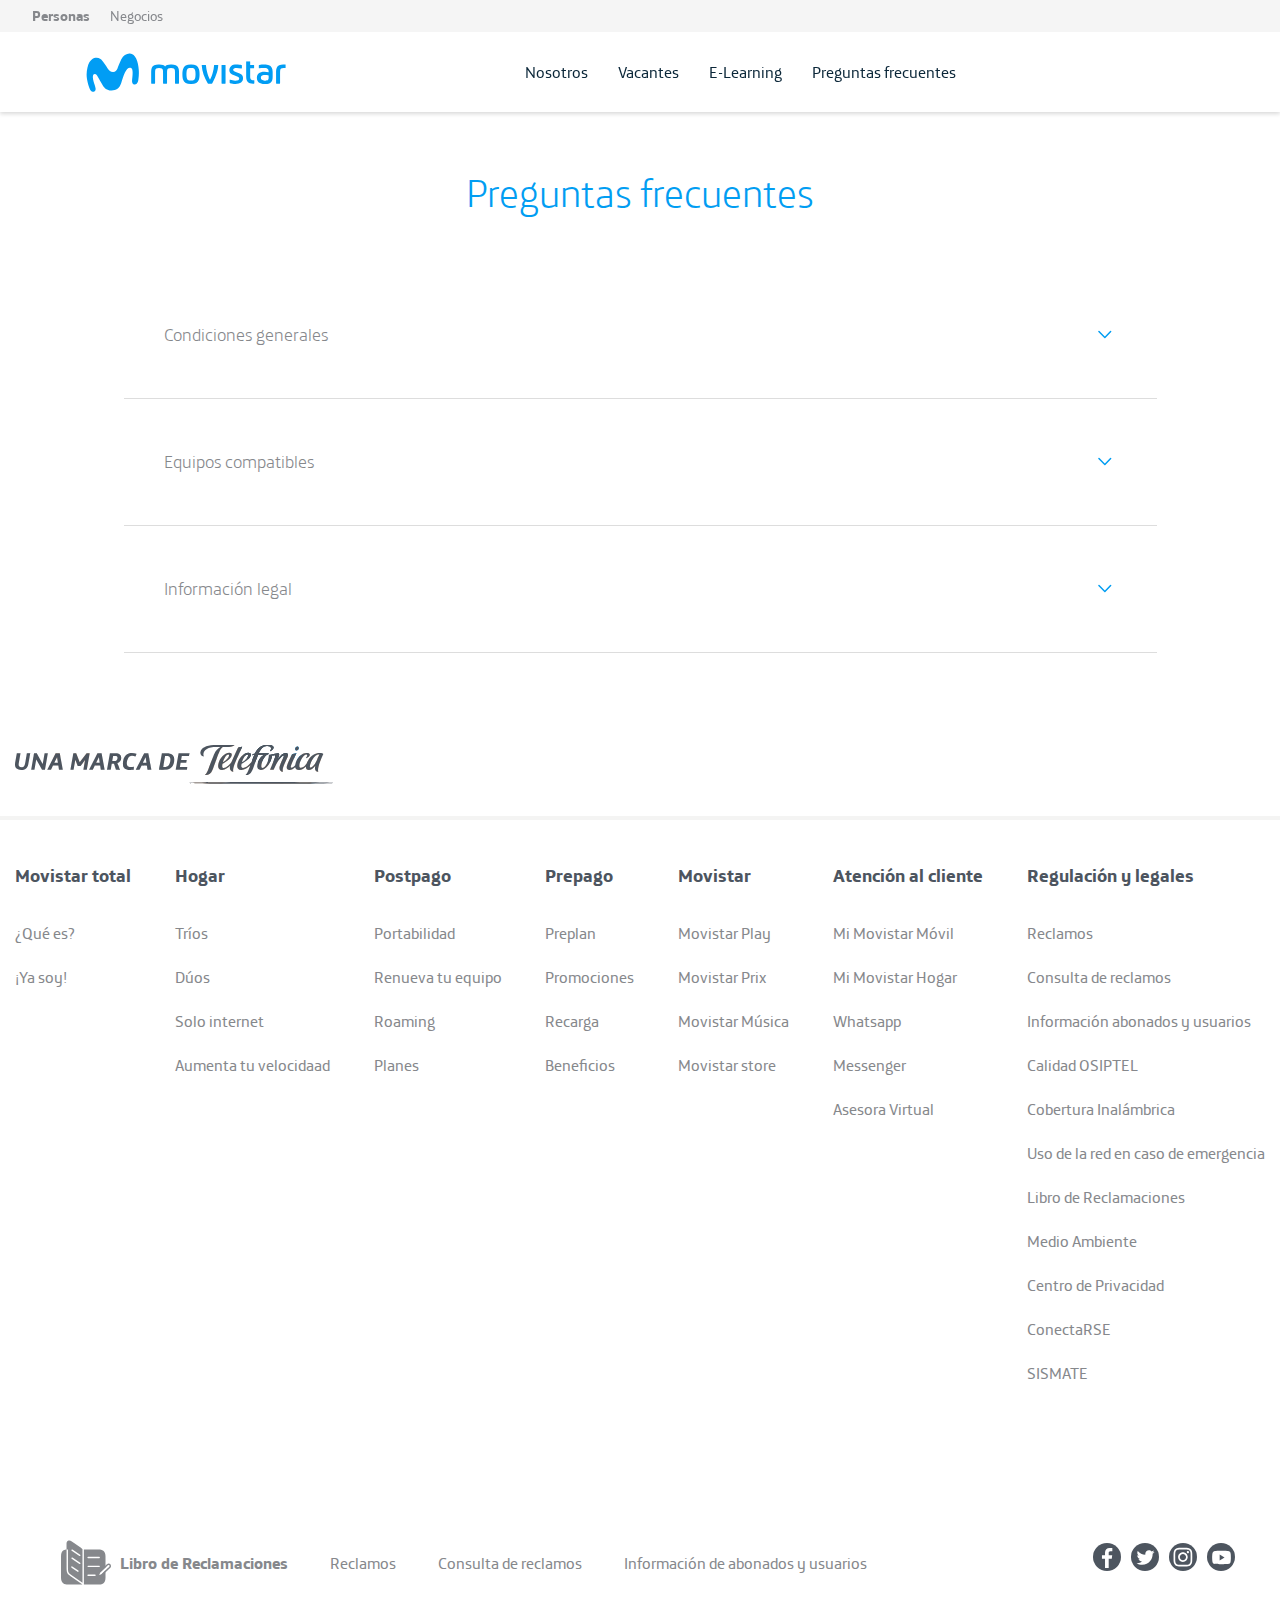
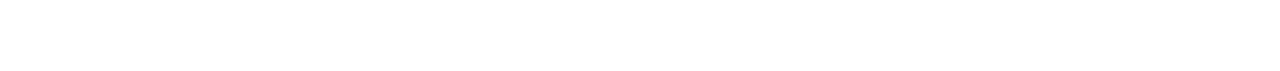
<file: preguntas-frecuentes.html>
<!DOCTYPE html>
<html class="aui" lang="es">
    <head>
        <title>Marca Empleadora</title>
        <meta charset="utf-8">
        <meta name="robots" content="noindex,nofollow">
        <meta name="description" content="{page-description}">
        <meta name="viewport" content="width=device-width, initial-scale=1">
        <!--link(rel='apple-touch-icon' sizes="180x180" href='images/favicon/apple-touch-icon.png')-->
        <!--link(rel='icon' type='image/png' sizes="32x32" href='images/favicon/favicon-32x32.png')-->
        <!--link(rel='icon' type='image/png' sizes="16x16" href='images/favicon/favicon-16x16.png')-->
        <!--link(rel='manifest' href='images/favicon/manifest.json')-->
        <!--link(rel='mask-icon' href='images/favicon/safari-pinned-tab.svg' color='#4eb500')-->
        <!--link(rel='shortcut icon' href='images/favicon/favicon.ico')-->
        <!--meta(name='msapplication-TileColor' content='#4eb500')-->
        <!--meta(name='msapplication-config' content='images/favicon/browserconfig.xml')-->
        <!--meta(name='theme-color' content='#0044bd')-->
        <link rel="stylesheet" href="css/main.css">
    </head>
    <body class="body">
        <header class="header">
            <nav class="header__nav">
                <div class="nav-wrapper--top">
                    <ul class="list">
                        <li class="item"><a class="active link" href="http://" target="_blank" rel="noopener noreferrer" tabindex="0">Personas</a></li>
                        <li class="item"><a class="link" href="http://" target="_blank" rel="noopener noreferrer" tabindex="0">Negocios</a></li>
                    </ul>
                </div>
                <div class="nav-wrapper"><a class="brand-logo" href="/nosotros.html" target="_self" rel="noopener noreferrer" tabindex="0"><img class="hide-on-med-and-down" src="images/svgs/logo.svg" alt="Movistar"><img class="hide-on-large-only" src="images/svgs/marca.svg" alt="Movistar"></a>
                    <div class="hamburger">
                        <div class="layer top"></div>
                        <div class="layer mid"></div>
                        <div class="layer bottom"></div>
                    </div>
                    <ul class="list" id="nav-mobile">
                        <li class="item"><a class="link nav-dropdown-trigger" href="/MarcaEmpleadora/nosotros.html" data-target="nosotros" tabindex="0">Nosotros</a></li>
                        <li class="item"><a class="link nav-dropdown-trigger" href="/MarcaEmpleadora/vacantes.html" data-target="vacantes" tabindex="0">Vacantes</a></li>
                        <li class="item"><a class="link nav-dropdown-trigger" href="/MarcaEmpleadora/e-learning.html" data-target="e-learning" tabindex="0">E-Learning</a></li>
                        <li class="item"><a class="link nav-dropdown-trigger" href="/MarcaEmpleadora/preguntas-frecuentes.html" data-target="preguntas-frecuentes" tabindex="0">Preguntas frecuentes</a></li>
                    </ul>
                </div>
            </nav>
        </header>
        <main role="main">
            <section class="natQuestions">
                <div class="container">
                    <div class="natQuestions__header">
                        <h1 class="title txt-color-skyblue" tabindex="0">Preguntas frecuentes</h1>
                    </div>
                    <div class="natQuestions__content">
                        <ul class="collapsible">
                            <li class="collapsible__item">
                                <div class="collapsible-header">
                                    <h2 class="title" tabindex="0">Condiciones generales</h2><span class="icon icon-arrow-down">
                                        <svg>
                                            <use xlink:href="images/icons/icons.svg#icon-arrow-down"></use>
                                        </svg></span>
                                </div>
                                <div class="collapsible-body">
                                    <p class="text">Lorem ipsum dolor sit amet, consectetur adipiscing elit. Ut ut mauris sed tellus convallis varius. Sed ac neque augue. Nam eget auctor turpis. Maecenas nec orci augue. Quisque vel nisl nec ligula porttitor hendrerit. Nam suscipit bibendum lacinia. Vivamus egestas neque non purus eleifend, sagittis rutrum mi auctor. Donec tincidunt risus vel nulla cursus posuere. Morbi commodo tincidunt turpis, dignissim aliquet est. Praesent luctus vel purus sed tincidunt. Aliquam quis lectus in quam convallis faucibus. Aenean viverra, lorem at pretium elementum, felis sapien condimentum justo, eget finibus arcu nibh ac tortor. Maecenas bibendum, orci eu rhoncus ultricies, turpis odio consequat mauris, vitae mattis justo felis eget tortor. Ut vel dui vel sapien pulvinar ullamcorper.    </p>
                                </div>
                            </li>
                            <li class="collapsible__item">
                                <div class="collapsible-header">
                                    <h2 class="title" tabindex="0">Equipos compatibles</h2><span class="icon icon-arrow-down">
                                        <svg>
                                            <use xlink:href="images/icons/icons.svg#icon-arrow-down"></use>
                                        </svg></span>
                                </div>
                                <div class="collapsible-body">
                                    <p class="text">Lorem ipsum dolor sit amet, consectetur adipiscing elit. Ut ut mauris sed tellus convallis varius. Sed ac neque augue. Nam eget auctor turpis. Maecenas nec orci augue. Quisque vel nisl nec ligula porttitor hendrerit. Nam suscipit bibendum lacinia. Vivamus egestas neque non purus eleifend, sagittis rutrum mi auctor. Donec tincidunt risus vel nulla cursus posuere. Morbi commodo tincidunt turpis, dignissim aliquet est. Praesent luctus vel purus sed tincidunt. Aliquam quis lectus in quam convallis faucibus. Aenean viverra, lorem at pretium elementum, felis sapien condimentum justo, eget finibus arcu nibh ac tortor. Maecenas bibendum, orci eu rhoncus ultricies, turpis odio consequat mauris, vitae mattis justo felis eget tortor. Ut vel dui vel sapien pulvinar ullamcorper.    </p>
                                </div>
                            </li>
                            <li class="collapsible__item">  
                                <div class="collapsible-header">
                                    <h2 class="title" tabindex="0">Información legal</h2><span class="icon icon-arrow-down">
                                        <svg>
                                            <use xlink:href="images/icons/icons.svg#icon-arrow-down"></use>
                                        </svg></span>
                                </div>
                                <div class="collapsible-body">
                                    <p class="text">Lorem ipsum dolor sit amet, consectetur adipiscing elit. Ut ut mauris sed tellus convallis varius. Sed ac neque augue. Nam eget auctor turpis. Maecenas nec orci augue. Quisque vel nisl nec ligula porttitor hendrerit. Nam suscipit bibendum lacinia. Vivamus egestas neque non purus eleifend, sagittis rutrum mi auctor. Donec tincidunt risus vel nulla cursus posuere. Morbi commodo tincidunt turpis, dignissim aliquet est. Praesent luctus vel purus sed tincidunt. Aliquam quis lectus in quam convallis faucibus. Aenean viverra, lorem at pretium elementum, felis sapien condimentum justo, eget finibus arcu nibh ac tortor. Maecenas bibendum, orci eu rhoncus ultricies, turpis odio consequat mauris, vitae mattis justo felis eget tortor. Ut vel dui vel sapien pulvinar ullamcorper.</p>
                                </div>
                            </li>
                        </ul>
                    </div>
                </div>
            </section>
        </main>
        <footer class="footer footer--nav">
            <div class="footer__brand">
                <div class="container"><img class="footer__logo" src="images/svgs/copy-telefonica.svg" alt="Telefonica"></div>
            </div>
            <div class="footer__nav">
                <div class="container">
                    <ul class="collapsible" id="footerCollapse" data-collapsible="accordion">
                        <li class="collapsible--item">
                            <div class="collapsible-header"><span class="title">Movistar total</span>
                                <div class="image"><span class="icon icon-arrow-down">
                                        <svg>
                                            <use xlink:href="images/icons/icons.svg#icon-arrow-down" tabindex="0"></use>
                                        </svg></span></div>
                            </div>
                            <div class="collapsible-body">
                                <ul class="nav">
                                    <li class="nav__item"><a class="nav__link" href="http://">¿Qué es?</a></li>
                                    <li class="nav__item"><a class="nav__link" href="http://">¡Ya soy!</a></li>
                                </ul>
                            </div>
                        </li>
                        <li class="collapsible--item">
                            <div class="collapsible-header"><span class="title">Hogar</span>
                                <div class="image"><span class="icon icon-arrow-down">
                                        <svg>
                                            <use xlink:href="images/icons/icons.svg#icon-arrow-down" tabindex="0"></use>
                                        </svg></span></div>
                            </div>
                            <div class="collapsible-body">
                                <ul class="nav">
                                    <li class="nav__item"><a class="nav__link" href="http://">Tríos</a></li>
                                    <li class="nav__item"><a class="nav__link" href="http://">Dúos</a></li>
                                    <li class="nav__item"><a class="nav__link" href="http://">Solo internet</a></li>
                                    <li class="nav__item"><a class="nav__link" href="http://">Aumenta tu velocidaad</a></li>
                                </ul>
                            </div>
                        </li>
                        <li class="collapsible--item">
                            <div class="collapsible-header"><span class="title">Postpago</span>
                                <div class="image"><span class="icon icon-arrow-down">
                                        <svg>
                                            <use xlink:href="images/icons/icons.svg#icon-arrow-down" tabindex="0"></use>
                                        </svg></span></div>
                            </div>
                            <div class="collapsible-body">
                                <ul class="nav">
                                    <li class="nav__item"><a class="nav__link" href="http://">Portabilidad </a></li>
                                    <li class="nav__item"><a class="nav__link" href="http://">Renueva tu equipo</a></li>
                                    <li class="nav__item"><a class="nav__link" href="http://">Roaming</a></li>
                                    <li class="nav__item"><a class="nav__link" href="http://">Planes</a></li>
                                </ul>
                            </div>
                        </li>
                        <li class="collapsible--item">
                            <div class="collapsible-header"><span class="title">Prepago</span>
                                <div class="image"><span class="icon icon-arrow-down">
                                        <svg>
                                            <use xlink:href="images/icons/icons.svg#icon-arrow-down" tabindex="0"></use>
                                        </svg></span></div>
                            </div>
                            <div class="collapsible-body">
                                <ul class="nav">
                                    <li class="nav__item"><a class="nav__link" href="http://">Preplan</a></li>
                                    <li class="nav__item"><a class="nav__link" href="http://">Promociones</a></li>
                                    <li class="nav__item"><a class="nav__link" href="http://">Recarga</a></li>
                                    <li class="nav__item"><a class="nav__link" href="http://">Beneficios</a></li>
                                </ul>
                            </div>
                        </li>
                        <li class="collapsible--item">
                            <div class="collapsible-header"><span class="title">Movistar</span>
                                <div class="image"><span class="icon icon-arrow-down">
                                        <svg>
                                            <use xlink:href="images/icons/icons.svg#icon-arrow-down" tabindex="0"></use>
                                        </svg></span></div>
                            </div>
                            <div class="collapsible-body">
                                <ul class="nav">
                                    <li class="nav__item"><a class="nav__link" href="http://">Movistar Play</a></li>
                                    <li class="nav__item"><a class="nav__link" href="http://">Movistar Prix</a></li>
                                    <li class="nav__item"><a class="nav__link" href="http://">Movistar Música</a></li>
                                    <li class="nav__item"><a class="nav__link" href="http://">Movistar store</a></li>
                                </ul>
                            </div>
                        </li>
                        <li class="collapsible--item">
                            <div class="collapsible-header"><span class="title">Atención al cliente</span>
                                <div class="image"><span class="icon icon-arrow-down">
                                        <svg>
                                            <use xlink:href="images/icons/icons.svg#icon-arrow-down" tabindex="0"></use>
                                        </svg></span></div>
                            </div>
                            <div class="collapsible-body">
                                <ul class="nav">
                                    <li class="nav__item"><a class="nav__link" href="http://">Mi Movistar Móvil</a></li>
                                    <li class="nav__item"><a class="nav__link" href="http://">Mi Movistar Hogar</a></li>
                                    <li class="nav__item"><a class="nav__link" href="http://">Whatsapp</a></li>
                                    <li class="nav__item"><a class="nav__link" href="http://">Messenger</a></li>
                                    <li class="nav__item"><a class="nav__link" href="http://">Asesora Virtual</a></li>
                                </ul>
                            </div>
                        </li>
                        <li class="collapsible--item">
                            <div class="collapsible-header"><span class="title">Regulación y  legales</span>
                                <div class="image"><span class="icon icon-arrow-down">
                                        <svg>
                                            <use xlink:href="images/icons/icons.svg#icon-arrow-down" tabindex="0"></use>
                                        </svg></span></div>
                            </div>
                            <div class="collapsible-body">
                                <ul class="nav">
                                    <li class="nav__item"><a class="nav__link" href="http://">Reclamos</a></li>
                                    <li class="nav__item"><a class="nav__link" href="http://">Consulta de reclamos</a></li>
                                    <li class="nav__item"><a class="nav__link" href="http://">Información abonados y usuarios</a></li>
                                    <li class="nav__item"><a class="nav__link" href="http://">Calidad OSIPTEL</a></li>
                                    <li class="nav__item"><a class="nav__link" href="http://">Cobertura Inalámbrica</a></li>
                                    <li class="nav__item"><a class="nav__link" href="http://">Uso de la red en caso de emergencia</a></li>
                                    <li class="nav__item"><a class="nav__link" href="http://">Libro de Reclamaciones</a></li>
                                    <li class="nav__item"><a class="nav__link" href="http://">Medio Ambiente</a></li>
                                    <li class="nav__item"><a class="nav__link" href="http://">Centro de Privacidad</a></li>
                                    <li class="nav__item"><a class="nav__link" href="http://">ConectaRSE</a></li>
                                    <li class="nav__item"><a class="nav__link" href="http://">SISMATE</a></li>
                                </ul>
                            </div>
                        </li>
                    </ul>
                </div>
            </div>
            <div class="footer__claims">
                <div class="container">
                    <ul class="nav nav--claims">
                        <li class="nav__item"><a class="nav__link" href="http://"> <img src="images/svgs/icon-libro.svg" alt="Libro de Reclamaciones">Libro de Reclamaciones</a></li>
                        <li class="nav__item"><a class="nav__link" href="http://">Reclamos</a></li>
                        <li class="nav__item"><a class="nav__link" href="http://">Consulta de reclamos</a></li>
                        <li class="nav__item"><a class="nav__link" href="http://">Información de abonados y usuarios</a></li>
                    </ul>
                    <ul class="nav nav--rrss">
                        <li class="nav__item"><a class="nav__link" href="http://"><svg class="icon" width="12" height="21" viewBox="0 0 12 21" xmlns="http://www.w3.org/2000/svg">
<title>Facebook</title>
<path d="M7.69471 20.9237V11.8008H10.7569L11.2154 8.2454H7.69471V5.9754C7.69471 4.94606 7.98059 4.24451 9.4568 4.24451L11.3395 4.24364V1.06377C11.0137 1.0206 9.89623 0.923828 8.59609 0.923828C5.88164 0.923828 4.02327 2.58064 4.02327 5.62347V8.24549H0.953125V11.8009H4.02317V20.9238L7.69471 20.9237Z"/>
</svg></a></li>
                        <li class="nav__item"><a class="nav__link" href="http://"><svg class="icon" width="19" height="15" viewBox="0 0 19 15" xmlns="http://www.w3.org/2000/svg">
<title>Twitter</title>
<path d="M16.6562 3.85937C16.6562 4.02344 16.6562 4.1875 16.6562 4.32812C16.6562 9.17969 12.9531 14.7812 6.20312 14.7812C4.11719 14.7812 2.19531 14.1719 0.554688 13.1406C0.835937 13.1641 1.14062 13.1875 1.42187 13.1875C3.13281 13.1875 4.72656 12.6016 5.99219 11.6172C4.375 11.5937 3.01562 10.5156 2.57031 9.0625C2.80469 9.10937 3.01562 9.13281 3.27344 9.13281C3.60156 9.13281 3.92969 9.08594 4.23437 8.99219C2.54687 8.66406 1.28125 7.1875 1.28125 5.40625C1.28125 5.38281 1.28125 5.38281 1.28125 5.35937C1.77344 5.64062 2.33594 5.80469 2.94531 5.82812C1.96094 5.17187 1.30469 4.04687 1.30469 2.75781C1.30469 2.07812 1.49219 1.44531 1.79687 0.90625C3.60156 3.13281 6.32031 4.58594 9.36719 4.75C9.29687 4.49219 9.27344 4.1875 9.27344 3.90625C9.27344 1.86719 10.9141 0.226562 12.9531 0.226562C14.0078 0.226562 14.9687 0.671875 15.625 1.375C16.4687 1.21094 17.2422 0.90625 17.9687 0.484375C17.6875 1.35156 17.1016 2.05469 16.3516 2.52344C17.1016 2.42969 17.8047 2.24219 18.4609 1.9375C17.9922 2.6875 17.3828 3.34375 16.6562 3.85937Z"/>
</svg></a></li>
                        <li class="nav__item"><a class="nav__link" href="http://"><svg class="icon" width="20" height="20" viewBox="0 0 20 20" xmlns="http://www.w3.org/2000/svg">
<title>Instagram</title>
<path d="M6.78956 10.1016C6.78956 8.37574 8.18824 6.97631 9.91406 6.97631C11.6399 6.97631 13.0393 8.37574 13.0393 10.1016C13.0393 11.8274 11.6399 13.2268 9.91406 13.2268C8.18824 13.2268 6.78956 11.8274 6.78956 10.1016ZM5.10011 10.1016C5.10011 12.7603 7.25531 14.9155 9.91406 14.9155C12.5728 14.9155 14.728 12.7603 14.728 10.1016C14.728 7.44281 12.5728 5.28761 9.91406 5.28761C7.25531 5.28761 5.10011 7.44281 5.10011 10.1016ZM13.7936 5.09674C13.7935 5.31924 13.8594 5.53678 13.9829 5.72183C14.1065 5.90688 14.2821 6.05115 14.4877 6.13638C14.6932 6.22161 14.9194 6.24398 15.1376 6.20066C15.3559 6.15734 15.5564 6.05027 15.7138 5.893C15.8712 5.73573 15.9784 5.53532 16.0219 5.31711C16.0654 5.09889 16.0432 4.87268 15.9581 4.66708C15.8731 4.46148 15.7289 4.28572 15.544 4.16203C15.359 4.03834 15.1415 3.97228 14.919 3.97219H14.9186C14.6203 3.97233 14.3343 4.09084 14.1234 4.30169C13.9125 4.51254 13.7938 4.79849 13.7936 5.09674ZM6.12656 17.7326C5.21254 17.691 4.71574 17.5387 4.38559 17.4101C3.94789 17.2397 3.63559 17.0367 3.30724 16.7088C2.97889 16.3809 2.77564 16.0689 2.60599 15.6312C2.47729 15.3012 2.32504 14.8043 2.28349 13.8903C2.23804 12.9021 2.22896 12.6052 2.22896 10.1016C2.22896 7.59806 2.23879 7.30204 2.28349 6.31301C2.32511 5.39899 2.47849 4.90301 2.60599 4.57204C2.77639 4.13434 2.97934 3.82204 3.30724 3.49369C3.63514 3.16534 3.94714 2.96209 4.38559 2.79244C4.71559 2.66374 5.21254 2.51149 6.12656 2.46994C7.11476 2.42449 7.41161 2.41541 9.91406 2.41541C12.4165 2.41541 12.7137 2.42524 13.7027 2.46994C14.6167 2.51156 15.1127 2.66494 15.4437 2.79244C15.8814 2.96209 16.1937 3.16579 16.522 3.49369C16.8504 3.82159 17.0529 4.13434 17.2233 4.57204C17.352 4.90204 17.5042 5.39899 17.5458 6.31301C17.5912 7.30204 17.6003 7.59806 17.6003 10.1016C17.6003 12.6052 17.5912 12.9012 17.5458 13.8903C17.5041 14.8043 17.3511 15.3011 17.2233 15.6312C17.0529 16.0689 16.8499 16.3812 16.522 16.7088C16.1941 17.0364 15.8814 17.2397 15.4437 17.4101C15.1137 17.5388 14.6167 17.691 13.7027 17.7326C12.7145 17.778 12.4176 17.7871 9.91406 17.7871C7.41049 17.7871 7.11446 17.778 6.12656 17.7326ZM6.04894 0.783337C5.05091 0.828787 4.36894 0.987037 3.77336 1.21879C3.15656 1.45811 2.63441 1.77919 2.11264 2.30014C1.59086 2.82109 1.27061 3.34406 1.03129 3.96086C0.799538 4.55681 0.641288 5.23841 0.595838 6.23644C0.549638 7.23604 0.539062 7.55561 0.539062 10.1016C0.539062 12.6475 0.549638 12.9671 0.595838 13.9667C0.641288 14.9648 0.799538 15.6463 1.03129 16.2423C1.27061 16.8587 1.59094 17.3823 2.11264 17.903C2.63434 18.4237 3.15656 18.7443 3.77336 18.9843C4.37006 19.2161 5.05091 19.3743 6.04894 19.4198C7.04906 19.4652 7.36811 19.4766 9.91406 19.4766C12.46 19.4766 12.7796 19.466 13.7792 19.4198C14.7773 19.3743 15.4588 19.2161 16.0548 18.9843C16.6712 18.7443 17.1937 18.4239 17.7155 17.903C18.2373 17.382 18.5568 16.8587 18.7968 16.2423C19.0286 15.6463 19.1876 14.9647 19.2323 13.9667C19.2777 12.9663 19.2883 12.6475 19.2883 10.1016C19.2883 7.55561 19.2777 7.23604 19.2323 6.23644C19.1868 5.23834 19.0286 4.55644 18.7968 3.96086C18.5568 3.34444 18.2364 2.82191 17.7155 2.30014C17.1945 1.77836 16.6712 1.45811 16.0555 1.21879C15.4588 0.987037 14.7772 0.828038 13.7799 0.783337C12.7803 0.737888 12.4608 0.726562 9.91481 0.726562C7.36886 0.726562 7.04906 0.737138 6.04894 0.783337Z"/>
</svg></a></li>
                        <li class="nav__item"><a class="nav__link" href="http://"><svg class="icon" width="19" height="15" viewBox="0 0 19 15" xmlns="http://www.w3.org/2000/svg">
<title>YouTube</title>
<path fill-rule="evenodd" clip-rule="evenodd" d="M16.8636 1.18012C17.6667 1.40225 18.2999 2.0528 18.5161 2.87788C18.9177 4.38523 18.9023 7.52688 18.9023 7.52688C18.9023 7.52688 18.9023 10.6527 18.5161 12.16C18.2999 12.9851 17.6667 13.6356 16.8636 13.8578C15.3963 14.2544 9.5273 14.2544 9.5273 14.2544C9.5273 14.2544 3.67375 14.2544 2.19105 13.8419C1.38792 13.6198 0.754689 12.9692 0.538462 12.1441C0.152344 10.6527 0.152344 7.51101 0.152344 7.51101C0.152344 7.51101 0.152344 4.38523 0.538462 2.87788C0.754689 2.0528 1.40337 1.38639 2.19105 1.16425C3.6583 0.767578 9.5273 0.767578 9.5273 0.767578C9.5273 0.767578 15.3963 0.767578 16.8636 1.18012ZM12.5407 7.51082L7.66016 10.3986V4.62305L12.5407 7.51082Z"/>
</svg></a></li>
                    </ul>
                </div>
            </div>
        </footer>
        <script type="text/javascript" src="js/main.js"></script>
    </body>
</html>
</file>
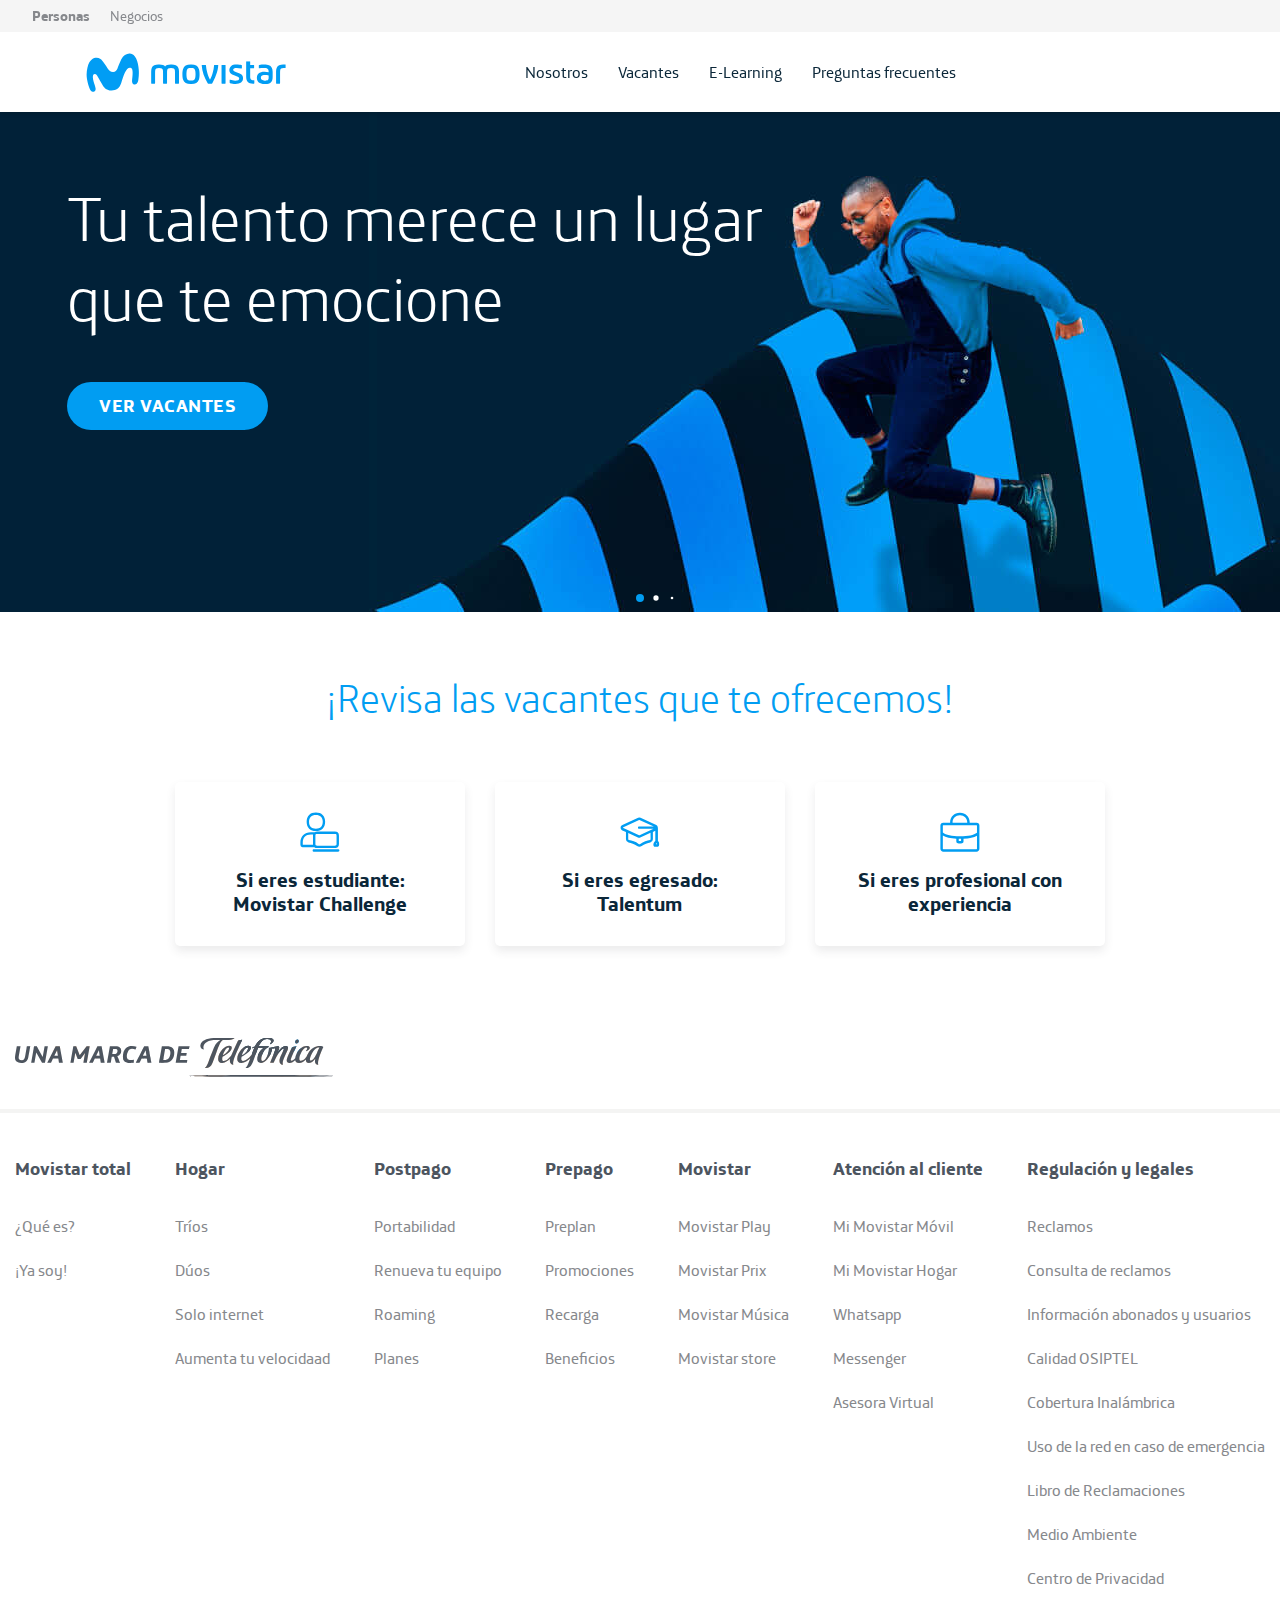
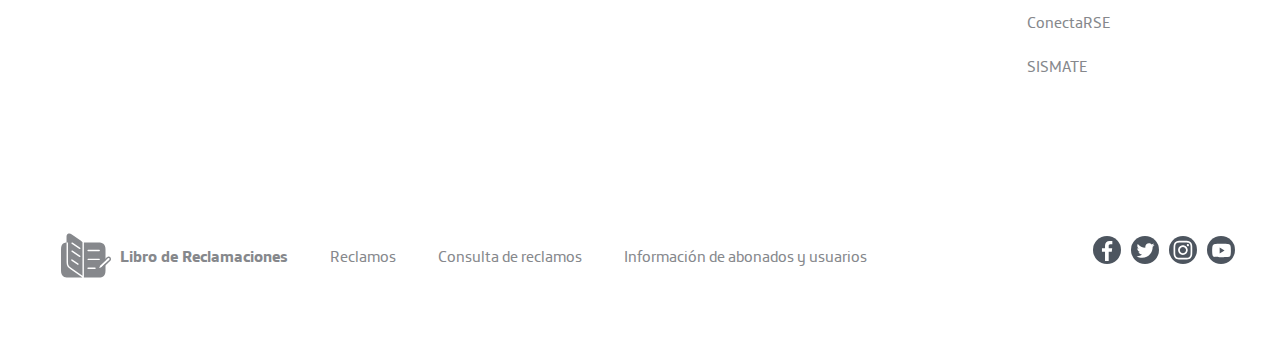
<file: vacantes.html>
<!DOCTYPE html>
<html class="aui" lang="es">
    <head>
        <title>Marca Empleadora</title>
        <meta charset="utf-8">
        <meta name="robots" content="noindex,nofollow">
        <meta name="description" content="{page-description}">
        <meta name="viewport" content="width=device-width, initial-scale=1">
        <!--link(rel='apple-touch-icon' sizes="180x180" href='images/favicon/apple-touch-icon.png')-->
        <!--link(rel='icon' type='image/png' sizes="32x32" href='images/favicon/favicon-32x32.png')-->
        <!--link(rel='icon' type='image/png' sizes="16x16" href='images/favicon/favicon-16x16.png')-->
        <!--link(rel='manifest' href='images/favicon/manifest.json')-->
        <!--link(rel='mask-icon' href='images/favicon/safari-pinned-tab.svg' color='#4eb500')-->
        <!--link(rel='shortcut icon' href='images/favicon/favicon.ico')-->
        <!--meta(name='msapplication-TileColor' content='#4eb500')-->
        <!--meta(name='msapplication-config' content='images/favicon/browserconfig.xml')-->
        <!--meta(name='theme-color' content='#0044bd')-->
        <link rel="stylesheet" href="css/main.css">
    </head>
    <body class="body">
        <header class="header">
            <nav class="header__nav">
                <div class="nav-wrapper--top">
                    <ul class="list">
                        <li class="item"><a class="active link" href="http://" target="_blank" rel="noopener noreferrer" tabindex="0">Personas</a></li>
                        <li class="item"><a class="link" href="http://" target="_blank" rel="noopener noreferrer" tabindex="0">Negocios</a></li>
                    </ul>
                </div>
                <div class="nav-wrapper"><a class="brand-logo" href="/nosotros.html" target="_self" rel="noopener noreferrer" tabindex="0"><img class="hide-on-med-and-down" src="images/svgs/logo.svg" alt="Movistar"><img class="hide-on-large-only" src="images/svgs/marca.svg" alt="Movistar"></a>
                    <div class="hamburger">
                        <div class="layer top"></div>
                        <div class="layer mid"></div>
                        <div class="layer bottom"></div>
                    </div>
                    <ul class="list" id="nav-mobile">
                        <li class="item"><a class="link nav-dropdown-trigger" href="/MarcaEmpleadora/nosotros.html" data-target="nosotros" tabindex="0">Nosotros</a></li>
                        <li class="item"><a class="link nav-dropdown-trigger" href="/MarcaEmpleadora/vacantes.html" data-target="vacantes" tabindex="0">Vacantes</a></li>
                        <li class="item"><a class="link nav-dropdown-trigger" href="/MarcaEmpleadora/e-learning.html" data-target="e-learning" tabindex="0">E-Learning</a></li>
                        <li class="item"><a class="link nav-dropdown-trigger" href="/MarcaEmpleadora/preguntas-frecuentes.html" data-target="preguntas-frecuentes" tabindex="0">Preguntas frecuentes</a></li>
                    </ul>
                </div>
            </nav>
        </header>
        <main role="main">
            <section class="natBanner swiper-container">
                <ul class="natBanner__list swiper-wrapper">
                    <li class="natBanner__item swiper-slide">
                        <div class="natBanner__picture">
                            <picture>
                                <source media="(min-width: 1024px)" srcset="images/jpg/banner-desktop.jpg" sizes="1024px">
                                <source media="(min-width: 600px)" srcset="images/jpg/banner-tablet.jpg" sizes="600px"><img class="picture" src="images/jpg/banner-mobile.jpg" alt="">
                            </picture>
                        </div>
                        <div class="natBanner__content">
                            <div class="content">
                                <h1 class="title txt-color-white">Tu talento merece un lugar que te emocione                    </h1><a class="btn nat-banner-c2c--blue" href="http://" tabindex="0" target="_blank" rel="noopener noreferrer">VER VACANTES</a>
                            </div>
                        </div>
                    </li>
                    <li class="natBanner__item swiper-slide">
                        <div class="natBanner__picture">
                            <picture>
                                <source media="(min-width: 1024px)" srcset="images/jpg/banner-desktop-2.jpg" sizes="1024px">
                                <source media="(min-width: 600px)" srcset="images/jpg/banner-tablet-2.jpg" sizes="600px"><img class="picture" src="images/jpg/banner-mobile-2.jpg" alt="">
                            </picture>
                        </div>
                        <div class="natBanner__content">
                            <div class="content">
                                <h1 class="title txt-color-skyblue">Tu talento merece un lugar que te ayude a crecer</h1><a class="btn nat-banner-c2c--blue" href="http://" tabindex="0" target="_blank" rel="noopener noreferrer">VER VACANTES</a>
                            </div>
                        </div>
                    </li>
                    <li class="natBanner__item swiper-slide">
                        <div class="natBanner__picture">
                            <picture>
                                <source media="(min-width: 1024px)" srcset="images/jpg/banner-desktop-2.jpg" sizes="1024px">
                                <source media="(min-width: 600px)" srcset="images/jpg/banner-tablet-2.jpg" sizes="600px"><img class="picture" src="images/jpg/banner-mobile-2.jpg" alt="">
                            </picture>
                        </div>
                        <div class="natBanner__content">
                            <div class="content">
                                <h1 class="title txt-color-gray">Tu talento merece un lugar que te ayude a crecer</h1>
                                <p class="text txt-color-gray">Empecemos juntos tu carrera y despertemos tu emoción.</p><a class="btn nat-banner-c2c--blue" href="http://" tabindex="0" target="_blank" rel="noopener noreferrer">VER VACANTES</a>
                            </div>
                        </div>
                    </li>
                    <li class="natBanner__item swiper-slide">
                        <div class="natBanner__picture">
                            <picture>
                                <source media="(min-width: 1024px)" srcset="images/jpg/banner-desktop-3.jpg" sizes="1024px">
                                <source media="(min-width: 600px)" srcset="images/jpg/banner-tablet-3.jpg" sizes="600px"><img class="picture" src="images/jpg/banner-mobile-3.jpg" alt="">
                            </picture>
                        </div>
                        <div class="natBanner__content">
                            <div class="content">
                                <h1 class="title txt-color-white">Tu talento merece un lugar que te ayude a crecer</h1>
                                <p class="text txt-color-white">Empecemos juntos tu carrera y despertemos tu emoción.</p><a class="btn nat-banner-c2c--blue-dark" href="http://" tabindex="0" target="_blank" rel="noopener noreferrer">VER VACANTES</a>
                            </div>
                        </div>
                    </li>
                    <li class="natBanner__item swiper-slide">
                        <div class="natBanner__picture">
                            <picture>
                                <source media="(min-width: 1024px)" srcset="images/jpg/banner-desktop-4.jpg" sizes="1024px">
                                <source media="(min-width: 600px)" srcset="images/jpg/banner-tablet-4.jpg" sizes="600px"><img class="picture" src="images/jpg/banner-mobile-4.jpg" alt="">
                            </picture>
                        </div>
                        <div class="natBanner__content">
                            <div class="content">
                                <h1 class="title txt-color-white">Tu talento merece un lugar que te ayude a crecer</h1>
                                <p class="text txt-color-white">Empecemos juntos tu carrera y despertemos tu emoción.</p><a class="btn nat-banner-c2c--blue-dark" href="http://" tabindex="0" target="_blank" rel="noopener noreferrer">VER VACANTES</a>
                            </div>
                        </div>
                    </li>
                    <li class="natBanner__item swiper-slide">
                        <div class="natBanner__picture">
                            <picture>
                                <source media="(min-width: 1024px)" srcset="images/jpg/banner-desktop-5.jpg" sizes="1024px">
                                <source media="(min-width: 600px)" srcset="images/jpg/banner-tablet-5.jpg" sizes="600px"><img class="picture" src="images/jpg/banner-mobile-5.jpg" alt="">
                            </picture>
                        </div>
                        <div class="natBanner__content">
                            <div class="content">
                                <h1 class="title txt-color-white">Tu talento merece un lugar que te ayude a crecer</h1>
                                <p class="text txt-color-white">Empecemos juntos tu carrera y despertemos tu emoción.</p><a class="btn nat-banner-c2c--blue-dark" href="http://" tabindex="0" target="_blank" rel="noopener noreferrer">VER VACANTES</a>
                            </div>
                        </div>
                    </li>
                </ul>
                <div class="swiper-pagination"></div>
            </section>
            <section class="natShortcut">
                <div class="container">
                    <div class="natShortcut__header">
                        <h2 class="title txt-color-skyblue" tabindex="0">¡Revisa las vacantes que te ofrecemos!</h2>
                    </div>
                    <div class="natShortcut__content">
                        <ul class="list row">
                            <li class="item col l4">
                                <div class="item__content">
                                    <div class="image"><span class="icon icon-estudiante">
                                            <svg>
                                                <use xlink:href="images/icons/icons.svg#icon-estudiante"></use>
                                            </svg></span></div>
                                    <h3 class="title"><a href="http://" target="_blank" rel="noopener noreferrer" tabindex="0">Si eres estudiante: Movistar Challenge</a></h3>
                                </div>
                            </li>
                            <li class="item col l4">
                                <div class="item__content">
                                    <div class="image"><span class="icon icon-egresado">
                                            <svg>
                                                <use xlink:href="images/icons/icons.svg#icon-egresado"></use>
                                            </svg></span></div>
                                    <h3 class="title"><a href="http://" target="_blank" rel="noopener noreferrer" tabindex="0">Si eres egresado: Talentum</a></h3>
                                </div>
                            </li>
                            <li class="item col l4">
                                <div class="item__content">
                                    <div class="image"><span class="icon icon-profesional">
                                            <svg>
                                                <use xlink:href="images/icons/icons.svg#icon-profesional"></use>
                                            </svg></span></div>
                                    <h3 class="title"><a href="http://" target="_blank" rel="noopener noreferrer" tabindex="0">Si eres profesional con experiencia</a></h3>
                                </div>
                            </li>
                        </ul>
                    </div>
                </div>
            </section>
        </main>
        <footer class="footer footer--nav">
            <div class="footer__brand">
                <div class="container"><img class="footer__logo" src="images/svgs/copy-telefonica.svg" alt="Telefonica"></div>
            </div>
            <div class="footer__nav">
                <div class="container">
                    <ul class="collapsible" id="footerCollapse" data-collapsible="accordion">
                        <li class="collapsible--item">
                            <div class="collapsible-header"><span class="title">Movistar total</span>
                                <div class="image"><span class="icon icon-arrow-down">
                                        <svg>
                                            <use xlink:href="images/icons/icons.svg#icon-arrow-down" tabindex="0"></use>
                                        </svg></span></div>
                            </div>
                            <div class="collapsible-body">
                                <ul class="nav">
                                    <li class="nav__item"><a class="nav__link" href="http://">¿Qué es?</a></li>
                                    <li class="nav__item"><a class="nav__link" href="http://">¡Ya soy!</a></li>
                                </ul>
                            </div>
                        </li>
                        <li class="collapsible--item">
                            <div class="collapsible-header"><span class="title">Hogar</span>
                                <div class="image"><span class="icon icon-arrow-down">
                                        <svg>
                                            <use xlink:href="images/icons/icons.svg#icon-arrow-down" tabindex="0"></use>
                                        </svg></span></div>
                            </div>
                            <div class="collapsible-body">
                                <ul class="nav">
                                    <li class="nav__item"><a class="nav__link" href="http://">Tríos</a></li>
                                    <li class="nav__item"><a class="nav__link" href="http://">Dúos</a></li>
                                    <li class="nav__item"><a class="nav__link" href="http://">Solo internet</a></li>
                                    <li class="nav__item"><a class="nav__link" href="http://">Aumenta tu velocidaad</a></li>
                                </ul>
                            </div>
                        </li>
                        <li class="collapsible--item">
                            <div class="collapsible-header"><span class="title">Postpago</span>
                                <div class="image"><span class="icon icon-arrow-down">
                                        <svg>
                                            <use xlink:href="images/icons/icons.svg#icon-arrow-down" tabindex="0"></use>
                                        </svg></span></div>
                            </div>
                            <div class="collapsible-body">
                                <ul class="nav">
                                    <li class="nav__item"><a class="nav__link" href="http://">Portabilidad </a></li>
                                    <li class="nav__item"><a class="nav__link" href="http://">Renueva tu equipo</a></li>
                                    <li class="nav__item"><a class="nav__link" href="http://">Roaming</a></li>
                                    <li class="nav__item"><a class="nav__link" href="http://">Planes</a></li>
                                </ul>
                            </div>
                        </li>
                        <li class="collapsible--item">
                            <div class="collapsible-header"><span class="title">Prepago</span>
                                <div class="image"><span class="icon icon-arrow-down">
                                        <svg>
                                            <use xlink:href="images/icons/icons.svg#icon-arrow-down" tabindex="0"></use>
                                        </svg></span></div>
                            </div>
                            <div class="collapsible-body">
                                <ul class="nav">
                                    <li class="nav__item"><a class="nav__link" href="http://">Preplan</a></li>
                                    <li class="nav__item"><a class="nav__link" href="http://">Promociones</a></li>
                                    <li class="nav__item"><a class="nav__link" href="http://">Recarga</a></li>
                                    <li class="nav__item"><a class="nav__link" href="http://">Beneficios</a></li>
                                </ul>
                            </div>
                        </li>
                        <li class="collapsible--item">
                            <div class="collapsible-header"><span class="title">Movistar</span>
                                <div class="image"><span class="icon icon-arrow-down">
                                        <svg>
                                            <use xlink:href="images/icons/icons.svg#icon-arrow-down" tabindex="0"></use>
                                        </svg></span></div>
                            </div>
                            <div class="collapsible-body">
                                <ul class="nav">
                                    <li class="nav__item"><a class="nav__link" href="http://">Movistar Play</a></li>
                                    <li class="nav__item"><a class="nav__link" href="http://">Movistar Prix</a></li>
                                    <li class="nav__item"><a class="nav__link" href="http://">Movistar Música</a></li>
                                    <li class="nav__item"><a class="nav__link" href="http://">Movistar store</a></li>
                                </ul>
                            </div>
                        </li>
                        <li class="collapsible--item">
                            <div class="collapsible-header"><span class="title">Atención al cliente</span>
                                <div class="image"><span class="icon icon-arrow-down">
                                        <svg>
                                            <use xlink:href="images/icons/icons.svg#icon-arrow-down" tabindex="0"></use>
                                        </svg></span></div>
                            </div>
                            <div class="collapsible-body">
                                <ul class="nav">
                                    <li class="nav__item"><a class="nav__link" href="http://">Mi Movistar Móvil</a></li>
                                    <li class="nav__item"><a class="nav__link" href="http://">Mi Movistar Hogar</a></li>
                                    <li class="nav__item"><a class="nav__link" href="http://">Whatsapp</a></li>
                                    <li class="nav__item"><a class="nav__link" href="http://">Messenger</a></li>
                                    <li class="nav__item"><a class="nav__link" href="http://">Asesora Virtual</a></li>
                                </ul>
                            </div>
                        </li>
                        <li class="collapsible--item">
                            <div class="collapsible-header"><span class="title">Regulación y  legales</span>
                                <div class="image"><span class="icon icon-arrow-down">
                                        <svg>
                                            <use xlink:href="images/icons/icons.svg#icon-arrow-down" tabindex="0"></use>
                                        </svg></span></div>
                            </div>
                            <div class="collapsible-body">
                                <ul class="nav">
                                    <li class="nav__item"><a class="nav__link" href="http://">Reclamos</a></li>
                                    <li class="nav__item"><a class="nav__link" href="http://">Consulta de reclamos</a></li>
                                    <li class="nav__item"><a class="nav__link" href="http://">Información abonados y usuarios</a></li>
                                    <li class="nav__item"><a class="nav__link" href="http://">Calidad OSIPTEL</a></li>
                                    <li class="nav__item"><a class="nav__link" href="http://">Cobertura Inalámbrica</a></li>
                                    <li class="nav__item"><a class="nav__link" href="http://">Uso de la red en caso de emergencia</a></li>
                                    <li class="nav__item"><a class="nav__link" href="http://">Libro de Reclamaciones</a></li>
                                    <li class="nav__item"><a class="nav__link" href="http://">Medio Ambiente</a></li>
                                    <li class="nav__item"><a class="nav__link" href="http://">Centro de Privacidad</a></li>
                                    <li class="nav__item"><a class="nav__link" href="http://">ConectaRSE</a></li>
                                    <li class="nav__item"><a class="nav__link" href="http://">SISMATE</a></li>
                                </ul>
                            </div>
                        </li>
                    </ul>
                </div>
            </div>
            <div class="footer__claims">
                <div class="container">
                    <ul class="nav nav--claims">
                        <li class="nav__item"><a class="nav__link" href="http://"> <img src="images/svgs/icon-libro.svg" alt="Libro de Reclamaciones">Libro de Reclamaciones</a></li>
                        <li class="nav__item"><a class="nav__link" href="http://">Reclamos</a></li>
                        <li class="nav__item"><a class="nav__link" href="http://">Consulta de reclamos</a></li>
                        <li class="nav__item"><a class="nav__link" href="http://">Información de abonados y usuarios</a></li>
                    </ul>
                    <ul class="nav nav--rrss">
                        <li class="nav__item"><a class="nav__link" href="http://"><svg class="icon" width="12" height="21" viewBox="0 0 12 21" xmlns="http://www.w3.org/2000/svg">
<title>Facebook</title>
<path d="M7.69471 20.9237V11.8008H10.7569L11.2154 8.2454H7.69471V5.9754C7.69471 4.94606 7.98059 4.24451 9.4568 4.24451L11.3395 4.24364V1.06377C11.0137 1.0206 9.89623 0.923828 8.59609 0.923828C5.88164 0.923828 4.02327 2.58064 4.02327 5.62347V8.24549H0.953125V11.8009H4.02317V20.9238L7.69471 20.9237Z"/>
</svg></a></li>
                        <li class="nav__item"><a class="nav__link" href="http://"><svg class="icon" width="19" height="15" viewBox="0 0 19 15" xmlns="http://www.w3.org/2000/svg">
<title>Twitter</title>
<path d="M16.6562 3.85937C16.6562 4.02344 16.6562 4.1875 16.6562 4.32812C16.6562 9.17969 12.9531 14.7812 6.20312 14.7812C4.11719 14.7812 2.19531 14.1719 0.554688 13.1406C0.835937 13.1641 1.14062 13.1875 1.42187 13.1875C3.13281 13.1875 4.72656 12.6016 5.99219 11.6172C4.375 11.5937 3.01562 10.5156 2.57031 9.0625C2.80469 9.10937 3.01562 9.13281 3.27344 9.13281C3.60156 9.13281 3.92969 9.08594 4.23437 8.99219C2.54687 8.66406 1.28125 7.1875 1.28125 5.40625C1.28125 5.38281 1.28125 5.38281 1.28125 5.35937C1.77344 5.64062 2.33594 5.80469 2.94531 5.82812C1.96094 5.17187 1.30469 4.04687 1.30469 2.75781C1.30469 2.07812 1.49219 1.44531 1.79687 0.90625C3.60156 3.13281 6.32031 4.58594 9.36719 4.75C9.29687 4.49219 9.27344 4.1875 9.27344 3.90625C9.27344 1.86719 10.9141 0.226562 12.9531 0.226562C14.0078 0.226562 14.9687 0.671875 15.625 1.375C16.4687 1.21094 17.2422 0.90625 17.9687 0.484375C17.6875 1.35156 17.1016 2.05469 16.3516 2.52344C17.1016 2.42969 17.8047 2.24219 18.4609 1.9375C17.9922 2.6875 17.3828 3.34375 16.6562 3.85937Z"/>
</svg></a></li>
                        <li class="nav__item"><a class="nav__link" href="http://"><svg class="icon" width="20" height="20" viewBox="0 0 20 20" xmlns="http://www.w3.org/2000/svg">
<title>Instagram</title>
<path d="M6.78956 10.1016C6.78956 8.37574 8.18824 6.97631 9.91406 6.97631C11.6399 6.97631 13.0393 8.37574 13.0393 10.1016C13.0393 11.8274 11.6399 13.2268 9.91406 13.2268C8.18824 13.2268 6.78956 11.8274 6.78956 10.1016ZM5.10011 10.1016C5.10011 12.7603 7.25531 14.9155 9.91406 14.9155C12.5728 14.9155 14.728 12.7603 14.728 10.1016C14.728 7.44281 12.5728 5.28761 9.91406 5.28761C7.25531 5.28761 5.10011 7.44281 5.10011 10.1016ZM13.7936 5.09674C13.7935 5.31924 13.8594 5.53678 13.9829 5.72183C14.1065 5.90688 14.2821 6.05115 14.4877 6.13638C14.6932 6.22161 14.9194 6.24398 15.1376 6.20066C15.3559 6.15734 15.5564 6.05027 15.7138 5.893C15.8712 5.73573 15.9784 5.53532 16.0219 5.31711C16.0654 5.09889 16.0432 4.87268 15.9581 4.66708C15.8731 4.46148 15.7289 4.28572 15.544 4.16203C15.359 4.03834 15.1415 3.97228 14.919 3.97219H14.9186C14.6203 3.97233 14.3343 4.09084 14.1234 4.30169C13.9125 4.51254 13.7938 4.79849 13.7936 5.09674ZM6.12656 17.7326C5.21254 17.691 4.71574 17.5387 4.38559 17.4101C3.94789 17.2397 3.63559 17.0367 3.30724 16.7088C2.97889 16.3809 2.77564 16.0689 2.60599 15.6312C2.47729 15.3012 2.32504 14.8043 2.28349 13.8903C2.23804 12.9021 2.22896 12.6052 2.22896 10.1016C2.22896 7.59806 2.23879 7.30204 2.28349 6.31301C2.32511 5.39899 2.47849 4.90301 2.60599 4.57204C2.77639 4.13434 2.97934 3.82204 3.30724 3.49369C3.63514 3.16534 3.94714 2.96209 4.38559 2.79244C4.71559 2.66374 5.21254 2.51149 6.12656 2.46994C7.11476 2.42449 7.41161 2.41541 9.91406 2.41541C12.4165 2.41541 12.7137 2.42524 13.7027 2.46994C14.6167 2.51156 15.1127 2.66494 15.4437 2.79244C15.8814 2.96209 16.1937 3.16579 16.522 3.49369C16.8504 3.82159 17.0529 4.13434 17.2233 4.57204C17.352 4.90204 17.5042 5.39899 17.5458 6.31301C17.5912 7.30204 17.6003 7.59806 17.6003 10.1016C17.6003 12.6052 17.5912 12.9012 17.5458 13.8903C17.5041 14.8043 17.3511 15.3011 17.2233 15.6312C17.0529 16.0689 16.8499 16.3812 16.522 16.7088C16.1941 17.0364 15.8814 17.2397 15.4437 17.4101C15.1137 17.5388 14.6167 17.691 13.7027 17.7326C12.7145 17.778 12.4176 17.7871 9.91406 17.7871C7.41049 17.7871 7.11446 17.778 6.12656 17.7326ZM6.04894 0.783337C5.05091 0.828787 4.36894 0.987037 3.77336 1.21879C3.15656 1.45811 2.63441 1.77919 2.11264 2.30014C1.59086 2.82109 1.27061 3.34406 1.03129 3.96086C0.799538 4.55681 0.641288 5.23841 0.595838 6.23644C0.549638 7.23604 0.539062 7.55561 0.539062 10.1016C0.539062 12.6475 0.549638 12.9671 0.595838 13.9667C0.641288 14.9648 0.799538 15.6463 1.03129 16.2423C1.27061 16.8587 1.59094 17.3823 2.11264 17.903C2.63434 18.4237 3.15656 18.7443 3.77336 18.9843C4.37006 19.2161 5.05091 19.3743 6.04894 19.4198C7.04906 19.4652 7.36811 19.4766 9.91406 19.4766C12.46 19.4766 12.7796 19.466 13.7792 19.4198C14.7773 19.3743 15.4588 19.2161 16.0548 18.9843C16.6712 18.7443 17.1937 18.4239 17.7155 17.903C18.2373 17.382 18.5568 16.8587 18.7968 16.2423C19.0286 15.6463 19.1876 14.9647 19.2323 13.9667C19.2777 12.9663 19.2883 12.6475 19.2883 10.1016C19.2883 7.55561 19.2777 7.23604 19.2323 6.23644C19.1868 5.23834 19.0286 4.55644 18.7968 3.96086C18.5568 3.34444 18.2364 2.82191 17.7155 2.30014C17.1945 1.77836 16.6712 1.45811 16.0555 1.21879C15.4588 0.987037 14.7772 0.828038 13.7799 0.783337C12.7803 0.737888 12.4608 0.726562 9.91481 0.726562C7.36886 0.726562 7.04906 0.737138 6.04894 0.783337Z"/>
</svg></a></li>
                        <li class="nav__item"><a class="nav__link" href="http://"><svg class="icon" width="19" height="15" viewBox="0 0 19 15" xmlns="http://www.w3.org/2000/svg">
<title>YouTube</title>
<path fill-rule="evenodd" clip-rule="evenodd" d="M16.8636 1.18012C17.6667 1.40225 18.2999 2.0528 18.5161 2.87788C18.9177 4.38523 18.9023 7.52688 18.9023 7.52688C18.9023 7.52688 18.9023 10.6527 18.5161 12.16C18.2999 12.9851 17.6667 13.6356 16.8636 13.8578C15.3963 14.2544 9.5273 14.2544 9.5273 14.2544C9.5273 14.2544 3.67375 14.2544 2.19105 13.8419C1.38792 13.6198 0.754689 12.9692 0.538462 12.1441C0.152344 10.6527 0.152344 7.51101 0.152344 7.51101C0.152344 7.51101 0.152344 4.38523 0.538462 2.87788C0.754689 2.0528 1.40337 1.38639 2.19105 1.16425C3.6583 0.767578 9.5273 0.767578 9.5273 0.767578C9.5273 0.767578 15.3963 0.767578 16.8636 1.18012ZM12.5407 7.51082L7.66016 10.3986V4.62305L12.5407 7.51082Z"/>
</svg></a></li>
                    </ul>
                </div>
            </div>
        </footer>
        <script type="text/javascript" src="js/main.js"></script>
    </body>
</html>
</file>
<file: css/main.css>
@charset "UTF-8";/*! normalize-scss | MIT/GPLv2 License | bit.ly/normalize-scss *//*!
 * Materialize v1.0.0 (http://materializecss.com)
 * Copyright 2014-2017 Materialize
 * MIT License (https://raw.githubusercontent.com/Dogfalo/materialize/master/LICENSE)
 */.materialize-red{background-color:#e51c23!important}.materialize-red-text{color:#e51c23!important}.materialize-red.lighten-5{background-color:#fdeaeb!important}.materialize-red-text.text-lighten-5{color:#fdeaeb!important}.materialize-red.lighten-4{background-color:#f8c1c3!important}.materialize-red-text.text-lighten-4{color:#f8c1c3!important}.materialize-red.lighten-3{background-color:#f3989b!important}.materialize-red-text.text-lighten-3{color:#f3989b!important}.materialize-red.lighten-2{background-color:#ee6e73!important}.materialize-red-text.text-lighten-2{color:#ee6e73!important}.materialize-red.lighten-1{background-color:#ea454b!important}.materialize-red-text.text-lighten-1{color:#ea454b!important}.materialize-red.darken-1{background-color:#d0181e!important}.materialize-red-text.text-darken-1{color:#d0181e!important}.materialize-red.darken-2{background-color:#b9151b!important}.materialize-red-text.text-darken-2{color:#b9151b!important}.materialize-red.darken-3{background-color:#a21318!important}.materialize-red-text.text-darken-3{color:#a21318!important}.materialize-red.darken-4{background-color:#8b1014!important}.materialize-red-text.text-darken-4{color:#8b1014!important}.red{background-color:#f44336!important}.red-text{color:#f44336!important}.red.lighten-5{background-color:#ffebee!important}.red-text.text-lighten-5{color:#ffebee!important}.red.lighten-4{background-color:#ffcdd2!important}.red-text.text-lighten-4{color:#ffcdd2!important}.red.lighten-3{background-color:#ef9a9a!important}.red-text.text-lighten-3{color:#ef9a9a!important}.red.lighten-2{background-color:#e57373!important}.red-text.text-lighten-2{color:#e57373!important}.red.lighten-1{background-color:#ef5350!important}.red-text.text-lighten-1{color:#ef5350!important}.red.darken-1{background-color:#e53935!important}.red-text.text-darken-1{color:#e53935!important}.red.darken-2{background-color:#d32f2f!important}.red-text.text-darken-2{color:#d32f2f!important}.red.darken-3{background-color:#c62828!important}.red-text.text-darken-3{color:#c62828!important}.red.darken-4{background-color:#b71c1c!important}.red-text.text-darken-4{color:#b71c1c!important}.red.accent-1{background-color:#ff8a80!important}.red-text.text-accent-1{color:#ff8a80!important}.red.accent-2{background-color:#ff5252!important}.red-text.text-accent-2{color:#ff5252!important}.red.accent-3{background-color:#ff1744!important}.red-text.text-accent-3{color:#ff1744!important}.red.accent-4{background-color:#d50000!important}.red-text.text-accent-4{color:#d50000!important}.pink{background-color:#e91e63!important}.pink-text{color:#e91e63!important}.pink.lighten-5{background-color:#fce4ec!important}.pink-text.text-lighten-5{color:#fce4ec!important}.pink.lighten-4{background-color:#f8bbd0!important}.pink-text.text-lighten-4{color:#f8bbd0!important}.pink.lighten-3{background-color:#f48fb1!important}.pink-text.text-lighten-3{color:#f48fb1!important}.pink.lighten-2{background-color:#f06292!important}.pink-text.text-lighten-2{color:#f06292!important}.pink.lighten-1{background-color:#ec407a!important}.pink-text.text-lighten-1{color:#ec407a!important}.pink.darken-1{background-color:#d81b60!important}.pink-text.text-darken-1{color:#d81b60!important}.pink.darken-2{background-color:#c2185b!important}.pink-text.text-darken-2{color:#c2185b!important}.pink.darken-3{background-color:#ad1457!important}.pink-text.text-darken-3{color:#ad1457!important}.pink.darken-4{background-color:#880e4f!important}.pink-text.text-darken-4{color:#880e4f!important}.pink.accent-1{background-color:#ff80ab!important}.pink-text.text-accent-1{color:#ff80ab!important}.pink.accent-2{background-color:#ff4081!important}.pink-text.text-accent-2{color:#ff4081!important}.pink.accent-3{background-color:#f50057!important}.pink-text.text-accent-3{color:#f50057!important}.pink.accent-4{background-color:#c51162!important}.pink-text.text-accent-4{color:#c51162!important}.purple{background-color:#9c27b0!important}.purple-text{color:#9c27b0!important}.purple.lighten-5{background-color:#f3e5f5!important}.purple-text.text-lighten-5{color:#f3e5f5!important}.purple.lighten-4{background-color:#e1bee7!important}.purple-text.text-lighten-4{color:#e1bee7!important}.purple.lighten-3{background-color:#ce93d8!important}.purple-text.text-lighten-3{color:#ce93d8!important}.purple.lighten-2{background-color:#ba68c8!important}.purple-text.text-lighten-2{color:#ba68c8!important}.purple.lighten-1{background-color:#ab47bc!important}.purple-text.text-lighten-1{color:#ab47bc!important}.purple.darken-1{background-color:#8e24aa!important}.purple-text.text-darken-1{color:#8e24aa!important}.purple.darken-2{background-color:#7b1fa2!important}.purple-text.text-darken-2{color:#7b1fa2!important}.purple.darken-3{background-color:#6a1b9a!important}.purple-text.text-darken-3{color:#6a1b9a!important}.purple.darken-4{background-color:#4a148c!important}.purple-text.text-darken-4{color:#4a148c!important}.purple.accent-1{background-color:#ea80fc!important}.purple-text.text-accent-1{color:#ea80fc!important}.purple.accent-2{background-color:#e040fb!important}.purple-text.text-accent-2{color:#e040fb!important}.purple.accent-3{background-color:#d500f9!important}.purple-text.text-accent-3{color:#d500f9!important}.purple.accent-4{background-color:#a0f!important}.purple-text.text-accent-4{color:#a0f!important}.deep-purple{background-color:#673ab7!important}.deep-purple-text{color:#673ab7!important}.deep-purple.lighten-5{background-color:#ede7f6!important}.deep-purple-text.text-lighten-5{color:#ede7f6!important}.deep-purple.lighten-4{background-color:#d1c4e9!important}.deep-purple-text.text-lighten-4{color:#d1c4e9!important}.deep-purple.lighten-3{background-color:#b39ddb!important}.deep-purple-text.text-lighten-3{color:#b39ddb!important}.deep-purple.lighten-2{background-color:#9575cd!important}.deep-purple-text.text-lighten-2{color:#9575cd!important}.deep-purple.lighten-1{background-color:#7e57c2!important}.deep-purple-text.text-lighten-1{color:#7e57c2!important}.deep-purple.darken-1{background-color:#5e35b1!important}.deep-purple-text.text-darken-1{color:#5e35b1!important}.deep-purple.darken-2{background-color:#512da8!important}.deep-purple-text.text-darken-2{color:#512da8!important}.deep-purple.darken-3{background-color:#4527a0!important}.deep-purple-text.text-darken-3{color:#4527a0!important}.deep-purple.darken-4{background-color:#311b92!important}.deep-purple-text.text-darken-4{color:#311b92!important}.deep-purple.accent-1{background-color:#b388ff!important}.deep-purple-text.text-accent-1{color:#b388ff!important}.deep-purple.accent-2{background-color:#7c4dff!important}.deep-purple-text.text-accent-2{color:#7c4dff!important}.deep-purple.accent-3{background-color:#651fff!important}.deep-purple-text.text-accent-3{color:#651fff!important}.deep-purple.accent-4{background-color:#6200ea!important}.deep-purple-text.text-accent-4{color:#6200ea!important}.indigo{background-color:#3f51b5!important}.indigo-text{color:#3f51b5!important}.indigo.lighten-5{background-color:#e8eaf6!important}.indigo-text.text-lighten-5{color:#e8eaf6!important}.indigo.lighten-4{background-color:#c5cae9!important}.indigo-text.text-lighten-4{color:#c5cae9!important}.indigo.lighten-3{background-color:#9fa8da!important}.indigo-text.text-lighten-3{color:#9fa8da!important}.indigo.lighten-2{background-color:#7986cb!important}.indigo-text.text-lighten-2{color:#7986cb!important}.indigo.lighten-1{background-color:#5c6bc0!important}.indigo-text.text-lighten-1{color:#5c6bc0!important}.indigo.darken-1{background-color:#3949ab!important}.indigo-text.text-darken-1{color:#3949ab!important}.indigo.darken-2{background-color:#303f9f!important}.indigo-text.text-darken-2{color:#303f9f!important}.indigo.darken-3{background-color:#283593!important}.indigo-text.text-darken-3{color:#283593!important}.indigo.darken-4{background-color:#1a237e!important}.indigo-text.text-darken-4{color:#1a237e!important}.indigo.accent-1{background-color:#8c9eff!important}.indigo-text.text-accent-1{color:#8c9eff!important}.indigo.accent-2{background-color:#536dfe!important}.indigo-text.text-accent-2{color:#536dfe!important}.indigo.accent-3{background-color:#3d5afe!important}.indigo-text.text-accent-3{color:#3d5afe!important}.indigo.accent-4{background-color:#304ffe!important}.indigo-text.text-accent-4{color:#304ffe!important}.blue{background-color:#2196f3!important}.blue-text{color:#2196f3!important}.blue.lighten-5{background-color:#e3f2fd!important}.blue-text.text-lighten-5{color:#e3f2fd!important}.blue.lighten-4{background-color:#bbdefb!important}.blue-text.text-lighten-4{color:#bbdefb!important}.blue.lighten-3{background-color:#90caf9!important}.blue-text.text-lighten-3{color:#90caf9!important}.blue.lighten-2{background-color:#64b5f6!important}.blue-text.text-lighten-2{color:#64b5f6!important}.blue.lighten-1{background-color:#42a5f5!important}.blue-text.text-lighten-1{color:#42a5f5!important}.blue.darken-1{background-color:#1e88e5!important}.blue-text.text-darken-1{color:#1e88e5!important}.blue.darken-2{background-color:#1976d2!important}.blue-text.text-darken-2{color:#1976d2!important}.blue.darken-3{background-color:#1565c0!important}.blue-text.text-darken-3{color:#1565c0!important}.blue.darken-4{background-color:#0d47a1!important}.blue-text.text-darken-4{color:#0d47a1!important}.blue.accent-1{background-color:#82b1ff!important}.blue-text.text-accent-1{color:#82b1ff!important}.blue.accent-2{background-color:#448aff!important}.blue-text.text-accent-2{color:#448aff!important}.blue.accent-3{background-color:#2979ff!important}.blue-text.text-accent-3{color:#2979ff!important}.blue.accent-4{background-color:#2962ff!important}.blue-text.text-accent-4{color:#2962ff!important}.light-blue{background-color:#03a9f4!important}.light-blue-text{color:#03a9f4!important}.light-blue.lighten-5{background-color:#e1f5fe!important}.light-blue-text.text-lighten-5{color:#e1f5fe!important}.light-blue.lighten-4{background-color:#b3e5fc!important}.light-blue-text.text-lighten-4{color:#b3e5fc!important}.light-blue.lighten-3{background-color:#81d4fa!important}.light-blue-text.text-lighten-3{color:#81d4fa!important}.light-blue.lighten-2{background-color:#4fc3f7!important}.light-blue-text.text-lighten-2{color:#4fc3f7!important}.light-blue.lighten-1{background-color:#29b6f6!important}.light-blue-text.text-lighten-1{color:#29b6f6!important}.light-blue.darken-1{background-color:#039be5!important}.light-blue-text.text-darken-1{color:#039be5!important}.light-blue.darken-2{background-color:#0288d1!important}.light-blue-text.text-darken-2{color:#0288d1!important}.light-blue.darken-3{background-color:#0277bd!important}.light-blue-text.text-darken-3{color:#0277bd!important}.light-blue.darken-4{background-color:#01579b!important}.light-blue-text.text-darken-4{color:#01579b!important}.light-blue.accent-1{background-color:#80d8ff!important}.light-blue-text.text-accent-1{color:#80d8ff!important}.light-blue.accent-2{background-color:#40c4ff!important}.light-blue-text.text-accent-2{color:#40c4ff!important}.light-blue.accent-3{background-color:#00b0ff!important}.light-blue-text.text-accent-3{color:#00b0ff!important}.light-blue.accent-4{background-color:#0091ea!important}.light-blue-text.text-accent-4{color:#0091ea!important}.cyan{background-color:#00bcd4!important}.cyan-text{color:#00bcd4!important}.cyan.lighten-5{background-color:#e0f7fa!important}.cyan-text.text-lighten-5{color:#e0f7fa!important}.cyan.lighten-4{background-color:#b2ebf2!important}.cyan-text.text-lighten-4{color:#b2ebf2!important}.cyan.lighten-3{background-color:#80deea!important}.cyan-text.text-lighten-3{color:#80deea!important}.cyan.lighten-2{background-color:#4dd0e1!important}.cyan-text.text-lighten-2{color:#4dd0e1!important}.cyan.lighten-1{background-color:#26c6da!important}.cyan-text.text-lighten-1{color:#26c6da!important}.cyan.darken-1{background-color:#00acc1!important}.cyan-text.text-darken-1{color:#00acc1!important}.cyan.darken-2{background-color:#0097a7!important}.cyan-text.text-darken-2{color:#0097a7!important}.cyan.darken-3{background-color:#00838f!important}.cyan-text.text-darken-3{color:#00838f!important}.cyan.darken-4{background-color:#006064!important}.cyan-text.text-darken-4{color:#006064!important}.cyan.accent-1{background-color:#84ffff!important}.cyan-text.text-accent-1{color:#84ffff!important}.cyan.accent-2{background-color:#18ffff!important}.cyan-text.text-accent-2{color:#18ffff!important}.cyan.accent-3{background-color:#00e5ff!important}.cyan-text.text-accent-3{color:#00e5ff!important}.cyan.accent-4{background-color:#00b8d4!important}.cyan-text.text-accent-4{color:#00b8d4!important}.teal{background-color:#009688!important}.teal-text{color:#009688!important}.teal.lighten-5{background-color:#e0f2f1!important}.teal-text.text-lighten-5{color:#e0f2f1!important}.teal.lighten-4{background-color:#b2dfdb!important}.teal-text.text-lighten-4{color:#b2dfdb!important}.teal.lighten-3{background-color:#80cbc4!important}.teal-text.text-lighten-3{color:#80cbc4!important}.teal.lighten-2{background-color:#4db6ac!important}.teal-text.text-lighten-2{color:#4db6ac!important}.teal.lighten-1{background-color:#26a69a!important}.teal-text.text-lighten-1{color:#26a69a!important}.teal.darken-1{background-color:#00897b!important}.teal-text.text-darken-1{color:#00897b!important}.teal.darken-2{background-color:#00796b!important}.teal-text.text-darken-2{color:#00796b!important}.teal.darken-3{background-color:#00695c!important}.teal-text.text-darken-3{color:#00695c!important}.teal.darken-4{background-color:#004d40!important}.teal-text.text-darken-4{color:#004d40!important}.teal.accent-1{background-color:#a7ffeb!important}.teal-text.text-accent-1{color:#a7ffeb!important}.teal.accent-2{background-color:#64ffda!important}.teal-text.text-accent-2{color:#64ffda!important}.teal.accent-3{background-color:#1de9b6!important}.teal-text.text-accent-3{color:#1de9b6!important}.teal.accent-4{background-color:#00bfa5!important}.teal-text.text-accent-4{color:#00bfa5!important}.green{background-color:#4caf50!important}.green-text{color:#4caf50!important}.green.lighten-5{background-color:#e8f5e9!important}.green-text.text-lighten-5{color:#e8f5e9!important}.green.lighten-4{background-color:#c8e6c9!important}.green-text.text-lighten-4{color:#c8e6c9!important}.green.lighten-3{background-color:#a5d6a7!important}.green-text.text-lighten-3{color:#a5d6a7!important}.green.lighten-2{background-color:#81c784!important}.green-text.text-lighten-2{color:#81c784!important}.green.lighten-1{background-color:#66bb6a!important}.green-text.text-lighten-1{color:#66bb6a!important}.green.darken-1{background-color:#43a047!important}.green-text.text-darken-1{color:#43a047!important}.green.darken-2{background-color:#388e3c!important}.green-text.text-darken-2{color:#388e3c!important}.green.darken-3{background-color:#2e7d32!important}.green-text.text-darken-3{color:#2e7d32!important}.green.darken-4{background-color:#1b5e20!important}.green-text.text-darken-4{color:#1b5e20!important}.green.accent-1{background-color:#b9f6ca!important}.green-text.text-accent-1{color:#b9f6ca!important}.green.accent-2{background-color:#69f0ae!important}.green-text.text-accent-2{color:#69f0ae!important}.green.accent-3{background-color:#00e676!important}.green-text.text-accent-3{color:#00e676!important}.green.accent-4{background-color:#00c853!important}.green-text.text-accent-4{color:#00c853!important}.light-green{background-color:#8bc34a!important}.light-green-text{color:#8bc34a!important}.light-green.lighten-5{background-color:#f1f8e9!important}.light-green-text.text-lighten-5{color:#f1f8e9!important}.light-green.lighten-4{background-color:#dcedc8!important}.light-green-text.text-lighten-4{color:#dcedc8!important}.light-green.lighten-3{background-color:#c5e1a5!important}.light-green-text.text-lighten-3{color:#c5e1a5!important}.light-green.lighten-2{background-color:#aed581!important}.light-green-text.text-lighten-2{color:#aed581!important}.light-green.lighten-1{background-color:#9ccc65!important}.light-green-text.text-lighten-1{color:#9ccc65!important}.light-green.darken-1{background-color:#7cb342!important}.light-green-text.text-darken-1{color:#7cb342!important}.light-green.darken-2{background-color:#689f38!important}.light-green-text.text-darken-2{color:#689f38!important}.light-green.darken-3{background-color:#558b2f!important}.light-green-text.text-darken-3{color:#558b2f!important}.light-green.darken-4{background-color:#33691e!important}.light-green-text.text-darken-4{color:#33691e!important}.light-green.accent-1{background-color:#ccff90!important}.light-green-text.text-accent-1{color:#ccff90!important}.light-green.accent-2{background-color:#b2ff59!important}.light-green-text.text-accent-2{color:#b2ff59!important}.light-green.accent-3{background-color:#76ff03!important}.light-green-text.text-accent-3{color:#76ff03!important}.light-green.accent-4{background-color:#64dd17!important}.light-green-text.text-accent-4{color:#64dd17!important}.lime{background-color:#cddc39!important}.lime-text{color:#cddc39!important}.lime.lighten-5{background-color:#f9fbe7!important}.lime-text.text-lighten-5{color:#f9fbe7!important}.lime.lighten-4{background-color:#f0f4c3!important}.lime-text.text-lighten-4{color:#f0f4c3!important}.lime.lighten-3{background-color:#e6ee9c!important}.lime-text.text-lighten-3{color:#e6ee9c!important}.lime.lighten-2{background-color:#dce775!important}.lime-text.text-lighten-2{color:#dce775!important}.lime.lighten-1{background-color:#d4e157!important}.lime-text.text-lighten-1{color:#d4e157!important}.lime.darken-1{background-color:#c0ca33!important}.lime-text.text-darken-1{color:#c0ca33!important}.lime.darken-2{background-color:#afb42b!important}.lime-text.text-darken-2{color:#afb42b!important}.lime.darken-3{background-color:#9e9d24!important}.lime-text.text-darken-3{color:#9e9d24!important}.lime.darken-4{background-color:#827717!important}.lime-text.text-darken-4{color:#827717!important}.lime.accent-1{background-color:#f4ff81!important}.lime-text.text-accent-1{color:#f4ff81!important}.lime.accent-2{background-color:#eeff41!important}.lime-text.text-accent-2{color:#eeff41!important}.lime.accent-3{background-color:#c6ff00!important}.lime-text.text-accent-3{color:#c6ff00!important}.lime.accent-4{background-color:#aeea00!important}.lime-text.text-accent-4{color:#aeea00!important}.yellow{background-color:#ffeb3b!important}.yellow-text{color:#ffeb3b!important}.yellow.lighten-5{background-color:#fffde7!important}.yellow-text.text-lighten-5{color:#fffde7!important}.yellow.lighten-4{background-color:#fff9c4!important}.yellow-text.text-lighten-4{color:#fff9c4!important}.yellow.lighten-3{background-color:#fff59d!important}.yellow-text.text-lighten-3{color:#fff59d!important}.yellow.lighten-2{background-color:#fff176!important}.yellow-text.text-lighten-2{color:#fff176!important}.yellow.lighten-1{background-color:#ffee58!important}.yellow-text.text-lighten-1{color:#ffee58!important}.yellow.darken-1{background-color:#fdd835!important}.yellow-text.text-darken-1{color:#fdd835!important}.yellow.darken-2{background-color:#fbc02d!important}.yellow-text.text-darken-2{color:#fbc02d!important}.yellow.darken-3{background-color:#f9a825!important}.yellow-text.text-darken-3{color:#f9a825!important}.yellow.darken-4{background-color:#f57f17!important}.yellow-text.text-darken-4{color:#f57f17!important}.yellow.accent-1{background-color:#ffff8d!important}.yellow-text.text-accent-1{color:#ffff8d!important}.yellow.accent-2{background-color:#ff0!important}.yellow-text.text-accent-2{color:#ff0!important}.yellow.accent-3{background-color:#ffea00!important}.yellow-text.text-accent-3{color:#ffea00!important}.yellow.accent-4{background-color:#ffd600!important}.yellow-text.text-accent-4{color:#ffd600!important}.amber{background-color:#ffc107!important}.amber-text{color:#ffc107!important}.amber.lighten-5{background-color:#fff8e1!important}.amber-text.text-lighten-5{color:#fff8e1!important}.amber.lighten-4{background-color:#ffecb3!important}.amber-text.text-lighten-4{color:#ffecb3!important}.amber.lighten-3{background-color:#ffe082!important}.amber-text.text-lighten-3{color:#ffe082!important}.amber.lighten-2{background-color:#ffd54f!important}.amber-text.text-lighten-2{color:#ffd54f!important}.amber.lighten-1{background-color:#ffca28!important}.amber-text.text-lighten-1{color:#ffca28!important}.amber.darken-1{background-color:#ffb300!important}.amber-text.text-darken-1{color:#ffb300!important}.amber.darken-2{background-color:#ffa000!important}.amber-text.text-darken-2{color:#ffa000!important}.amber.darken-3{background-color:#ff8f00!important}.amber-text.text-darken-3{color:#ff8f00!important}.amber.darken-4{background-color:#ff6f00!important}.amber-text.text-darken-4{color:#ff6f00!important}.amber.accent-1{background-color:#ffe57f!important}.amber-text.text-accent-1{color:#ffe57f!important}.amber.accent-2{background-color:#ffd740!important}.amber-text.text-accent-2{color:#ffd740!important}.amber.accent-3{background-color:#ffc400!important}.amber-text.text-accent-3{color:#ffc400!important}.amber.accent-4{background-color:#ffab00!important}.amber-text.text-accent-4{color:#ffab00!important}.orange{background-color:#ff9800!important}.orange-text{color:#ff9800!important}.orange.lighten-5{background-color:#fff3e0!important}.orange-text.text-lighten-5{color:#fff3e0!important}.orange.lighten-4{background-color:#ffe0b2!important}.orange-text.text-lighten-4{color:#ffe0b2!important}.orange.lighten-3{background-color:#ffcc80!important}.orange-text.text-lighten-3{color:#ffcc80!important}.orange.lighten-2{background-color:#ffb74d!important}.orange-text.text-lighten-2{color:#ffb74d!important}.orange.lighten-1{background-color:#ffa726!important}.orange-text.text-lighten-1{color:#ffa726!important}.orange.darken-1{background-color:#fb8c00!important}.orange-text.text-darken-1{color:#fb8c00!important}.orange.darken-2{background-color:#f57c00!important}.orange-text.text-darken-2{color:#f57c00!important}.orange.darken-3{background-color:#ef6c00!important}.orange-text.text-darken-3{color:#ef6c00!important}.orange.darken-4{background-color:#e65100!important}.orange-text.text-darken-4{color:#e65100!important}.orange.accent-1{background-color:#ffd180!important}.orange-text.text-accent-1{color:#ffd180!important}.orange.accent-2{background-color:#ffab40!important}.orange-text.text-accent-2{color:#ffab40!important}.orange.accent-3{background-color:#ff9100!important}.orange-text.text-accent-3{color:#ff9100!important}.orange.accent-4{background-color:#ff6d00!important}.orange-text.text-accent-4{color:#ff6d00!important}.deep-orange{background-color:#ff5722!important}.deep-orange-text{color:#ff5722!important}.deep-orange.lighten-5{background-color:#fbe9e7!important}.deep-orange-text.text-lighten-5{color:#fbe9e7!important}.deep-orange.lighten-4{background-color:#ffccbc!important}.deep-orange-text.text-lighten-4{color:#ffccbc!important}.deep-orange.lighten-3{background-color:#ffab91!important}.deep-orange-text.text-lighten-3{color:#ffab91!important}.deep-orange.lighten-2{background-color:#ff8a65!important}.deep-orange-text.text-lighten-2{color:#ff8a65!important}.deep-orange.lighten-1{background-color:#ff7043!important}.deep-orange-text.text-lighten-1{color:#ff7043!important}.deep-orange.darken-1{background-color:#f4511e!important}.deep-orange-text.text-darken-1{color:#f4511e!important}.deep-orange.darken-2{background-color:#e64a19!important}.deep-orange-text.text-darken-2{color:#e64a19!important}.deep-orange.darken-3{background-color:#d84315!important}.deep-orange-text.text-darken-3{color:#d84315!important}.deep-orange.darken-4{background-color:#bf360c!important}.deep-orange-text.text-darken-4{color:#bf360c!important}.deep-orange.accent-1{background-color:#ff9e80!important}.deep-orange-text.text-accent-1{color:#ff9e80!important}.deep-orange.accent-2{background-color:#ff6e40!important}.deep-orange-text.text-accent-2{color:#ff6e40!important}.deep-orange.accent-3{background-color:#ff3d00!important}.deep-orange-text.text-accent-3{color:#ff3d00!important}.deep-orange.accent-4{background-color:#dd2c00!important}.deep-orange-text.text-accent-4{color:#dd2c00!important}.brown{background-color:#795548!important}.brown-text{color:#795548!important}.brown.lighten-5{background-color:#efebe9!important}.brown-text.text-lighten-5{color:#efebe9!important}.brown.lighten-4{background-color:#d7ccc8!important}.brown-text.text-lighten-4{color:#d7ccc8!important}.brown.lighten-3{background-color:#bcaaa4!important}.brown-text.text-lighten-3{color:#bcaaa4!important}.brown.lighten-2{background-color:#a1887f!important}.brown-text.text-lighten-2{color:#a1887f!important}.brown.lighten-1{background-color:#8d6e63!important}.brown-text.text-lighten-1{color:#8d6e63!important}.brown.darken-1{background-color:#6d4c41!important}.brown-text.text-darken-1{color:#6d4c41!important}.brown.darken-2{background-color:#5d4037!important}.brown-text.text-darken-2{color:#5d4037!important}.brown.darken-3{background-color:#4e342e!important}.brown-text.text-darken-3{color:#4e342e!important}.brown.darken-4{background-color:#3e2723!important}.brown-text.text-darken-4{color:#3e2723!important}.blue-grey{background-color:#607d8b!important}.blue-grey-text{color:#607d8b!important}.blue-grey.lighten-5{background-color:#eceff1!important}.blue-grey-text.text-lighten-5{color:#eceff1!important}.blue-grey.lighten-4{background-color:#cfd8dc!important}.blue-grey-text.text-lighten-4{color:#cfd8dc!important}.blue-grey.lighten-3{background-color:#b0bec5!important}.blue-grey-text.text-lighten-3{color:#b0bec5!important}.blue-grey.lighten-2{background-color:#90a4ae!important}.blue-grey-text.text-lighten-2{color:#90a4ae!important}.blue-grey.lighten-1{background-color:#78909c!important}.blue-grey-text.text-lighten-1{color:#78909c!important}.blue-grey.darken-1{background-color:#546e7a!important}.blue-grey-text.text-darken-1{color:#546e7a!important}.blue-grey.darken-2{background-color:#455a64!important}.blue-grey-text.text-darken-2{color:#455a64!important}.blue-grey.darken-3{background-color:#37474f!important}.blue-grey-text.text-darken-3{color:#37474f!important}.blue-grey.darken-4{background-color:#263238!important}.blue-grey-text.text-darken-4{color:#263238!important}.grey{background-color:#9e9e9e!important}.grey-text{color:#9e9e9e!important}.grey.lighten-5{background-color:#fafafa!important}.grey-text.text-lighten-5{color:#fafafa!important}.grey.lighten-4{background-color:#f5f5f5!important}.grey-text.text-lighten-4{color:#f5f5f5!important}.grey.lighten-3{background-color:#eee!important}.grey-text.text-lighten-3{color:#eee!important}.grey.lighten-2{background-color:#e0e0e0!important}.grey-text.text-lighten-2{color:#e0e0e0!important}.grey.lighten-1{background-color:#bdbdbd!important}.grey-text.text-lighten-1{color:#bdbdbd!important}.grey.darken-1{background-color:#757575!important}.grey-text.text-darken-1{color:#757575!important}.grey.darken-2{background-color:#616161!important}.grey-text.text-darken-2{color:#616161!important}.grey.darken-3{background-color:#424242!important}.grey-text.text-darken-3{color:#424242!important}.grey.darken-4{background-color:#212121!important}.grey-text.text-darken-4{color:#212121!important}.black{background-color:#000!important}.black-text{color:#000!important}.white{background-color:#fff!important}.white-text{color:#fff!important}.transparent{background-color:rgba(0,0,0,0)!important}.transparent-text{color:transparent!important}/*! normalize.css v7.0.0 | MIT License | github.com/necolas/normalize.css */html{line-height:1.15;-ms-text-size-adjust:100%;-webkit-text-size-adjust:100%}body{margin:0}article,aside,footer,header,nav,section{display:block}h1{font-size:2em;margin:.67em 0}figcaption,figure,main{display:block}figure{margin:1em 40px}hr{-webkit-box-sizing:content-box;box-sizing:content-box;height:0;overflow:visible}pre{font-family:monospace,monospace;font-size:1em}a{background-color:transparent;-webkit-text-decoration-skip:objects}abbr[title]{border-bottom:none;text-decoration:underline;-webkit-text-decoration:underline dotted;-moz-text-decoration:underline dotted;text-decoration:underline dotted}b,strong{font-weight:inherit}b,strong{font-weight:bolder}code,kbd,samp{font-family:monospace,monospace;font-size:1em}dfn{font-style:italic}mark{background-color:#ff0;color:#000}small{font-size:80%}sub,sup{font-size:75%;line-height:0;position:relative;vertical-align:baseline}sub{bottom:-.25em}sup{top:-.5em}audio,video{display:inline-block}audio:not([controls]){display:none;height:0}img{border-style:none}svg:not(:root){overflow:hidden}button,input,optgroup,select,textarea{font-family:sans-serif;font-size:100%;line-height:1.15;margin:0}button,input{overflow:visible}button,select{text-transform:none}[type=reset],[type=submit],button,html [type=button]{-webkit-appearance:button}[type=button]::-moz-focus-inner,[type=reset]::-moz-focus-inner,[type=submit]::-moz-focus-inner,button::-moz-focus-inner{border-style:none;padding:0}[type=button]:-moz-focusring,[type=reset]:-moz-focusring,[type=submit]:-moz-focusring,button:-moz-focusring{outline:1px dotted ButtonText}fieldset{padding:.35em .75em .625em}legend{-webkit-box-sizing:border-box;box-sizing:border-box;color:inherit;display:table;max-width:100%;padding:0;white-space:normal}progress{display:inline-block;vertical-align:baseline}textarea{overflow:auto}[type=checkbox],[type=radio]{-webkit-box-sizing:border-box;box-sizing:border-box;padding:0}[type=number]::-webkit-inner-spin-button,[type=number]::-webkit-outer-spin-button{height:auto}[type=search]{-webkit-appearance:textfield;outline-offset:-2px}[type=search]::-webkit-search-cancel-button,[type=search]::-webkit-search-decoration{-webkit-appearance:none}::-webkit-file-upload-button{-webkit-appearance:button;font:inherit}details,menu{display:block}summary{display:list-item}canvas{display:inline-block}template{display:none}[hidden]{display:none}html{-webkit-box-sizing:border-box;box-sizing:border-box}*,:after,:before{-webkit-box-sizing:inherit;box-sizing:inherit}button,input,optgroup,select,textarea{font-family:-apple-system,BlinkMacSystemFont,"Segoe UI",Roboto,Oxygen-Sans,Ubuntu,Cantarell,"Helvetica Neue",sans-serif}ul:not(.browser-default){padding-left:0;list-style-type:none}ul:not(.browser-default)>li{list-style-type:none}a{color:#039be5;text-decoration:none;-webkit-tap-highlight-color:transparent}.valign-wrapper{display:-webkit-box;display:-webkit-flex;display:-ms-flexbox;display:flex;-webkit-box-align:center;-webkit-align-items:center;-ms-flex-align:center;align-items:center}.clearfix{clear:both}.z-depth-0{-webkit-box-shadow:none!important;box-shadow:none!important}.btn,.btn-floating,.btn-large,.btn-small,.card,.card-panel,.collapsible,.dropdown-content,.sidenav,.toast,.z-depth-1,nav{-webkit-box-shadow:0 2px 2px 0 rgba(0,0,0,.14),0 3px 1px -2px rgba(0,0,0,.12),0 1px 5px 0 rgba(0,0,0,.2);box-shadow:0 2px 2px 0 rgba(0,0,0,.14),0 3px 1px -2px rgba(0,0,0,.12),0 1px 5px 0 rgba(0,0,0,.2)}.btn-floating:hover,.btn-large:hover,.btn-small:hover,.btn:hover,.z-depth-1-half{-webkit-box-shadow:0 3px 3px 0 rgba(0,0,0,.14),0 1px 7px 0 rgba(0,0,0,.12),0 3px 1px -1px rgba(0,0,0,.2);box-shadow:0 3px 3px 0 rgba(0,0,0,.14),0 1px 7px 0 rgba(0,0,0,.12),0 3px 1px -1px rgba(0,0,0,.2)}.z-depth-2{-webkit-box-shadow:0 4px 5px 0 rgba(0,0,0,.14),0 1px 10px 0 rgba(0,0,0,.12),0 2px 4px -1px rgba(0,0,0,.3);box-shadow:0 4px 5px 0 rgba(0,0,0,.14),0 1px 10px 0 rgba(0,0,0,.12),0 2px 4px -1px rgba(0,0,0,.3)}.z-depth-3{-webkit-box-shadow:0 8px 17px 2px rgba(0,0,0,.14),0 3px 14px 2px rgba(0,0,0,.12),0 5px 5px -3px rgba(0,0,0,.2);box-shadow:0 8px 17px 2px rgba(0,0,0,.14),0 3px 14px 2px rgba(0,0,0,.12),0 5px 5px -3px rgba(0,0,0,.2)}.z-depth-4{-webkit-box-shadow:0 16px 24px 2px rgba(0,0,0,.14),0 6px 30px 5px rgba(0,0,0,.12),0 8px 10px -7px rgba(0,0,0,.2);box-shadow:0 16px 24px 2px rgba(0,0,0,.14),0 6px 30px 5px rgba(0,0,0,.12),0 8px 10px -7px rgba(0,0,0,.2)}.modal,.z-depth-5{-webkit-box-shadow:0 24px 38px 3px rgba(0,0,0,.14),0 9px 46px 8px rgba(0,0,0,.12),0 11px 15px -7px rgba(0,0,0,.2);box-shadow:0 24px 38px 3px rgba(0,0,0,.14),0 9px 46px 8px rgba(0,0,0,.12),0 11px 15px -7px rgba(0,0,0,.2)}.hoverable{-webkit-transition:-webkit-box-shadow .25s;transition:-webkit-box-shadow .25s;transition:box-shadow .25s;transition:box-shadow .25s,-webkit-box-shadow .25s}.hoverable:hover{-webkit-box-shadow:0 8px 17px 0 rgba(0,0,0,.2),0 6px 20px 0 rgba(0,0,0,.19);box-shadow:0 8px 17px 0 rgba(0,0,0,.2),0 6px 20px 0 rgba(0,0,0,.19)}.divider{height:1px;overflow:hidden;background-color:#e0e0e0}blockquote{margin:20px 0;padding-left:1.5rem;border-left:5px solid #ee6e73}i{line-height:inherit}i.left{float:left;margin-right:15px}i.right{float:right;margin-left:15px}i.tiny{font-size:1rem}i.small{font-size:2rem}i.medium{font-size:4rem}i.large{font-size:6rem}img.responsive-img,video.responsive-video{max-width:100%;height:auto}.pagination li{display:inline-block;border-radius:2px;text-align:center;vertical-align:top;height:30px}.pagination li a{color:#444;display:inline-block;font-size:1.2rem;padding:0 10px;line-height:30px}.pagination li.active a{color:#fff}.pagination li.active{background-color:#ee6e73}.pagination li.disabled a{cursor:default;color:#999}.pagination li i{font-size:2rem}.pagination li.pages ul li{display:inline-block;float:none}@media only screen and (max-width:992px){.pagination{width:100%}.pagination li.next,.pagination li.prev{width:10%}.pagination li.pages{width:80%;overflow:hidden;white-space:nowrap}}.breadcrumb{font-size:18px;color:rgba(255,255,255,.7)}.breadcrumb [class*=mdi-],.breadcrumb [class^=mdi-],.breadcrumb i,.breadcrumb i.material-icons{display:inline-block;float:left;font-size:24px}.breadcrumb:before{content:'\E5CC';color:rgba(255,255,255,.7);vertical-align:top;display:inline-block;font-family:'Material Icons';font-weight:400;font-style:normal;font-size:25px;margin:0 10px 0 8px;-webkit-font-smoothing:antialiased}.breadcrumb:first-child:before{display:none}.breadcrumb:last-child{color:#fff}.parallax-container{position:relative;overflow:hidden;height:500px}.parallax-container .parallax{position:absolute;top:0;left:0;right:0;bottom:0;z-index:-1}.parallax-container .parallax img{opacity:0;position:absolute;left:50%;bottom:0;min-width:100%;min-height:100%;-webkit-transform:translate3d(0,0,0);transform:translate3d(0,0,0);-webkit-transform:translateX(-50%);transform:translateX(-50%)}.pin-bottom,.pin-top{position:relative}.pinned{position:fixed!important}ul.staggered-list li{opacity:0}.fade-in{opacity:0;-webkit-transform-origin:0 50%;transform-origin:0 50%}@media only screen and (max-width:600px){.hide-on-small-and-down,.hide-on-small-only{display:none!important}}@media only screen and (max-width:992px){.hide-on-med-and-down{display:none!important}}@media only screen and (min-width:601px){.hide-on-med-and-up{display:none!important}}@media only screen and (min-width:600px) and (max-width:992px){.hide-on-med-only{display:none!important}}@media only screen and (min-width:993px){.hide-on-large-only{display:none!important}}@media only screen and (min-width:1201px){.hide-on-extra-large-only{display:none!important}}@media only screen and (min-width:1201px){.show-on-extra-large{display:block!important}}@media only screen and (min-width:993px){.show-on-large{display:block!important}}@media only screen and (min-width:600px) and (max-width:992px){.show-on-medium{display:block!important}}@media only screen and (max-width:600px){.show-on-small{display:block!important}}@media only screen and (min-width:601px){.show-on-medium-and-up{display:block!important}}@media only screen and (max-width:992px){.show-on-medium-and-down{display:block!important}}@media only screen and (max-width:600px){.center-on-small-only{text-align:center}}.page-footer{padding-top:20px;color:#fff;background-color:#ee6e73}.page-footer .footer-copyright{overflow:hidden;min-height:50px;display:-webkit-box;display:-webkit-flex;display:-ms-flexbox;display:flex;-webkit-box-align:center;-webkit-align-items:center;-ms-flex-align:center;align-items:center;-webkit-box-pack:justify;-webkit-justify-content:space-between;-ms-flex-pack:justify;justify-content:space-between;padding:10px 0;color:rgba(255,255,255,.8);background-color:rgba(51,51,51,.08)}table,td,th{border:none}table{width:100%;display:table;border-collapse:collapse;border-spacing:0}table.striped tr{border-bottom:none}table.striped>tbody>tr:nth-child(odd){background-color:rgba(242,242,242,.5)}table.striped>tbody>tr>td{border-radius:0}table.highlight>tbody>tr{-webkit-transition:background-color .25s ease;transition:background-color .25s ease}table.highlight>tbody>tr:hover{background-color:rgba(242,242,242,.5)}table.centered tbody tr td,table.centered thead tr th{text-align:center}tr{border-bottom:1px solid rgba(0,0,0,.12)}td,th{padding:15px 5px;display:table-cell;text-align:left;vertical-align:middle;border-radius:2px}@media only screen and (max-width:992px){table.responsive-table{width:100%;border-collapse:collapse;border-spacing:0;display:block;position:relative}table.responsive-table td:empty:before{content:'\00a0'}table.responsive-table td,table.responsive-table th{margin:0;vertical-align:top}table.responsive-table th{text-align:left}table.responsive-table thead{display:block;float:left}table.responsive-table thead tr{display:block;padding:0 10px 0 0}table.responsive-table thead tr th::before{content:"\00a0"}table.responsive-table tbody{display:block;width:auto;position:relative;overflow-x:auto;white-space:nowrap}table.responsive-table tbody tr{display:inline-block;vertical-align:top}table.responsive-table th{display:block;text-align:right}table.responsive-table td{display:block;min-height:1.25em;text-align:left}table.responsive-table tr{border-bottom:none;padding:0 10px}table.responsive-table thead{border:0;border-right:1px solid rgba(0,0,0,.12)}}.collection{margin:.5rem 0 1rem 0;border:1px solid #e0e0e0;border-radius:2px;overflow:hidden;position:relative}.collection .collection-item{background-color:#fff;line-height:1.5rem;padding:10px 20px;margin:0;border-bottom:1px solid #e0e0e0}.collection .collection-item.avatar{min-height:84px;padding-left:72px;position:relative}.collection .collection-item.avatar :not(.circle-clipper)>.circle,.collection .collection-item.avatar:not(.circle-clipper)>.circle{position:absolute;width:42px;height:42px;overflow:hidden;left:15px;display:inline-block;vertical-align:middle}.collection .collection-item.avatar i.circle{font-size:18px;line-height:42px;color:#fff;background-color:#999;text-align:center}.collection .collection-item.avatar .title{font-size:16px}.collection .collection-item.avatar p{margin:0}.collection .collection-item.avatar .secondary-content{position:absolute;top:16px;right:16px}.collection .collection-item:last-child{border-bottom:none}.collection .collection-item.active{background-color:#26a69a;color:#eafaf9}.collection .collection-item.active .secondary-content{color:#fff}.collection a.collection-item{display:block;-webkit-transition:.25s;transition:.25s;color:#26a69a}.collection a.collection-item:not(.active):hover{background-color:#ddd}.collection.with-header .collection-header{background-color:#fff;border-bottom:1px solid #e0e0e0;padding:10px 20px}.collection.with-header .collection-item{padding-left:30px}.collection.with-header .collection-item.avatar{padding-left:72px}.secondary-content{float:right;color:#26a69a}.collapsible .collection{margin:0;border:none}.video-container{position:relative;padding-bottom:56.25%;height:0;overflow:hidden}.video-container embed,.video-container iframe,.video-container object{position:absolute;top:0;left:0;width:100%;height:100%}.progress{position:relative;height:4px;display:block;width:100%;background-color:#acece6;border-radius:2px;margin:.5rem 0 1rem 0;overflow:hidden}.progress .determinate{position:absolute;top:0;left:0;bottom:0;background-color:#26a69a;-webkit-transition:width .3s linear;transition:width .3s linear}.progress .indeterminate{background-color:#26a69a}.progress .indeterminate:before{content:'';position:absolute;background-color:inherit;top:0;left:0;bottom:0;will-change:left,right;-webkit-animation:indeterminate 2.1s cubic-bezier(.65,.815,.735,.395) infinite;animation:indeterminate 2.1s cubic-bezier(.65,.815,.735,.395) infinite}.progress .indeterminate:after{content:'';position:absolute;background-color:inherit;top:0;left:0;bottom:0;will-change:left,right;-webkit-animation:indeterminate-short 2.1s cubic-bezier(.165,.84,.44,1) infinite;animation:indeterminate-short 2.1s cubic-bezier(.165,.84,.44,1) infinite;-webkit-animation-delay:1.15s;animation-delay:1.15s}@-webkit-keyframes indeterminate{0%{left:-35%;right:100%}60%{left:100%;right:-90%}100%{left:100%;right:-90%}}@keyframes indeterminate{0%{left:-35%;right:100%}60%{left:100%;right:-90%}100%{left:100%;right:-90%}}@-webkit-keyframes indeterminate-short{0%{left:-200%;right:100%}60%{left:107%;right:-8%}100%{left:107%;right:-8%}}@keyframes indeterminate-short{0%{left:-200%;right:100%}60%{left:107%;right:-8%}100%{left:107%;right:-8%}}.hide{display:none!important}.left-align{text-align:left}.right-align{text-align:right}.center,.center-align{text-align:center}.left{float:left!important}.right{float:right!important}.no-select,input[type=range],input[type=range]+.thumb{-webkit-user-select:none;-moz-user-select:none;-ms-user-select:none;user-select:none}.circle{border-radius:50%}.center-block{display:block;margin-left:auto;margin-right:auto}.truncate{display:block;white-space:nowrap;overflow:hidden;text-overflow:ellipsis}.no-padding{padding:0!important}span.badge{min-width:3rem;padding:0 6px;margin-left:14px;text-align:center;font-size:1rem;line-height:22px;height:22px;color:#757575;float:right;-webkit-box-sizing:border-box;box-sizing:border-box}span.badge.new{font-weight:300;font-size:.8rem;color:#fff;background-color:#26a69a;border-radius:2px}span.badge.new:after{content:" new"}span.badge[data-badge-caption]::after{content:" " attr(data-badge-caption)}nav ul a span.badge{display:inline-block;float:none;margin-left:4px;line-height:22px;height:22px;-webkit-font-smoothing:auto}.collection-item span.badge{margin-top:calc(.75rem - 11px)}.collapsible span.badge{margin-left:auto}.sidenav span.badge{margin-top:calc(24px - 11px)}table span.badge{display:inline-block;float:none;margin-left:auto}.material-icons{text-rendering:optimizeLegibility;-webkit-font-feature-settings:'liga';-moz-font-feature-settings:'liga';font-feature-settings:'liga'}.container{margin:0 auto;max-width:1280px;width:90%}@media only screen and (min-width:601px){.container{width:85%}}@media only screen and (min-width:993px){.container{width:70%}}.col .row{margin-left:-.75rem;margin-right:-.75rem}.section{padding-top:1rem;padding-bottom:1rem}.section.no-pad{padding:0}.section.no-pad-bot{padding-bottom:0}.section.no-pad-top{padding-top:0}.row{margin-left:auto;margin-right:auto;margin-bottom:20px}.row:after{content:"";display:table;clear:both}.row .col{float:left;-webkit-box-sizing:border-box;box-sizing:border-box;padding:0 .75rem;min-height:1px}.row .col[class*=pull-],.row .col[class*=push-]{position:relative}.row .col.s1{width:8.3333333333%;margin-left:auto;left:auto;right:auto}.row .col.s2{width:16.6666666667%;margin-left:auto;left:auto;right:auto}.row .col.s3{width:25%;margin-left:auto;left:auto;right:auto}.row .col.s4{width:33.3333333333%;margin-left:auto;left:auto;right:auto}.row .col.s5{width:41.6666666667%;margin-left:auto;left:auto;right:auto}.row .col.s6{width:50%;margin-left:auto;left:auto;right:auto}.row .col.s7{width:58.3333333333%;margin-left:auto;left:auto;right:auto}.row .col.s8{width:66.6666666667%;margin-left:auto;left:auto;right:auto}.row .col.s9{width:75%;margin-left:auto;left:auto;right:auto}.row .col.s10{width:83.3333333333%;margin-left:auto;left:auto;right:auto}.row .col.s11{width:91.6666666667%;margin-left:auto;left:auto;right:auto}.row .col.s12{width:100%;margin-left:auto;left:auto;right:auto}.row .col.offset-s1{margin-left:8.3333333333%}.row .col.pull-s1{right:8.3333333333%}.row .col.push-s1{left:8.3333333333%}.row .col.offset-s2{margin-left:16.6666666667%}.row .col.pull-s2{right:16.6666666667%}.row .col.push-s2{left:16.6666666667%}.row .col.offset-s3{margin-left:25%}.row .col.pull-s3{right:25%}.row .col.push-s3{left:25%}.row .col.offset-s4{margin-left:33.3333333333%}.row .col.pull-s4{right:33.3333333333%}.row .col.push-s4{left:33.3333333333%}.row .col.offset-s5{margin-left:41.6666666667%}.row .col.pull-s5{right:41.6666666667%}.row .col.push-s5{left:41.6666666667%}.row .col.offset-s6{margin-left:50%}.row .col.pull-s6{right:50%}.row .col.push-s6{left:50%}.row .col.offset-s7{margin-left:58.3333333333%}.row .col.pull-s7{right:58.3333333333%}.row .col.push-s7{left:58.3333333333%}.row .col.offset-s8{margin-left:66.6666666667%}.row .col.pull-s8{right:66.6666666667%}.row .col.push-s8{left:66.6666666667%}.row .col.offset-s9{margin-left:75%}.row .col.pull-s9{right:75%}.row .col.push-s9{left:75%}.row .col.offset-s10{margin-left:83.3333333333%}.row .col.pull-s10{right:83.3333333333%}.row .col.push-s10{left:83.3333333333%}.row .col.offset-s11{margin-left:91.6666666667%}.row .col.pull-s11{right:91.6666666667%}.row .col.push-s11{left:91.6666666667%}.row .col.offset-s12{margin-left:100%}.row .col.pull-s12{right:100%}.row .col.push-s12{left:100%}@media only screen and (min-width:601px){.row .col.m1{width:8.3333333333%;margin-left:auto;left:auto;right:auto}.row .col.m2{width:16.6666666667%;margin-left:auto;left:auto;right:auto}.row .col.m3{width:25%;margin-left:auto;left:auto;right:auto}.row .col.m4{width:33.3333333333%;margin-left:auto;left:auto;right:auto}.row .col.m5{width:41.6666666667%;margin-left:auto;left:auto;right:auto}.row .col.m6{width:50%;margin-left:auto;left:auto;right:auto}.row .col.m7{width:58.3333333333%;margin-left:auto;left:auto;right:auto}.row .col.m8{width:66.6666666667%;margin-left:auto;left:auto;right:auto}.row .col.m9{width:75%;margin-left:auto;left:auto;right:auto}.row .col.m10{width:83.3333333333%;margin-left:auto;left:auto;right:auto}.row .col.m11{width:91.6666666667%;margin-left:auto;left:auto;right:auto}.row .col.m12{width:100%;margin-left:auto;left:auto;right:auto}.row .col.offset-m1{margin-left:8.3333333333%}.row .col.pull-m1{right:8.3333333333%}.row .col.push-m1{left:8.3333333333%}.row .col.offset-m2{margin-left:16.6666666667%}.row .col.pull-m2{right:16.6666666667%}.row .col.push-m2{left:16.6666666667%}.row .col.offset-m3{margin-left:25%}.row .col.pull-m3{right:25%}.row .col.push-m3{left:25%}.row .col.offset-m4{margin-left:33.3333333333%}.row .col.pull-m4{right:33.3333333333%}.row .col.push-m4{left:33.3333333333%}.row .col.offset-m5{margin-left:41.6666666667%}.row .col.pull-m5{right:41.6666666667%}.row .col.push-m5{left:41.6666666667%}.row .col.offset-m6{margin-left:50%}.row .col.pull-m6{right:50%}.row .col.push-m6{left:50%}.row .col.offset-m7{margin-left:58.3333333333%}.row .col.pull-m7{right:58.3333333333%}.row .col.push-m7{left:58.3333333333%}.row .col.offset-m8{margin-left:66.6666666667%}.row .col.pull-m8{right:66.6666666667%}.row .col.push-m8{left:66.6666666667%}.row .col.offset-m9{margin-left:75%}.row .col.pull-m9{right:75%}.row .col.push-m9{left:75%}.row .col.offset-m10{margin-left:83.3333333333%}.row .col.pull-m10{right:83.3333333333%}.row .col.push-m10{left:83.3333333333%}.row .col.offset-m11{margin-left:91.6666666667%}.row .col.pull-m11{right:91.6666666667%}.row .col.push-m11{left:91.6666666667%}.row .col.offset-m12{margin-left:100%}.row .col.pull-m12{right:100%}.row .col.push-m12{left:100%}}@media only screen and (min-width:993px){.row .col.l1{width:8.3333333333%;margin-left:auto;left:auto;right:auto}.row .col.l2{width:16.6666666667%;margin-left:auto;left:auto;right:auto}.row .col.l3{width:25%;margin-left:auto;left:auto;right:auto}.row .col.l4{width:33.3333333333%;margin-left:auto;left:auto;right:auto}.row .col.l5{width:41.6666666667%;margin-left:auto;left:auto;right:auto}.row .col.l6{width:50%;margin-left:auto;left:auto;right:auto}.row .col.l7{width:58.3333333333%;margin-left:auto;left:auto;right:auto}.row .col.l8{width:66.6666666667%;margin-left:auto;left:auto;right:auto}.row .col.l9{width:75%;margin-left:auto;left:auto;right:auto}.row .col.l10{width:83.3333333333%;margin-left:auto;left:auto;right:auto}.row .col.l11{width:91.6666666667%;margin-left:auto;left:auto;right:auto}.row .col.l12{width:100%;margin-left:auto;left:auto;right:auto}.row .col.offset-l1{margin-left:8.3333333333%}.row .col.pull-l1{right:8.3333333333%}.row .col.push-l1{left:8.3333333333%}.row .col.offset-l2{margin-left:16.6666666667%}.row .col.pull-l2{right:16.6666666667%}.row .col.push-l2{left:16.6666666667%}.row .col.offset-l3{margin-left:25%}.row .col.pull-l3{right:25%}.row .col.push-l3{left:25%}.row .col.offset-l4{margin-left:33.3333333333%}.row .col.pull-l4{right:33.3333333333%}.row .col.push-l4{left:33.3333333333%}.row .col.offset-l5{margin-left:41.6666666667%}.row .col.pull-l5{right:41.6666666667%}.row .col.push-l5{left:41.6666666667%}.row .col.offset-l6{margin-left:50%}.row .col.pull-l6{right:50%}.row .col.push-l6{left:50%}.row .col.offset-l7{margin-left:58.3333333333%}.row .col.pull-l7{right:58.3333333333%}.row .col.push-l7{left:58.3333333333%}.row .col.offset-l8{margin-left:66.6666666667%}.row .col.pull-l8{right:66.6666666667%}.row .col.push-l8{left:66.6666666667%}.row .col.offset-l9{margin-left:75%}.row .col.pull-l9{right:75%}.row .col.push-l9{left:75%}.row .col.offset-l10{margin-left:83.3333333333%}.row .col.pull-l10{right:83.3333333333%}.row .col.push-l10{left:83.3333333333%}.row .col.offset-l11{margin-left:91.6666666667%}.row .col.pull-l11{right:91.6666666667%}.row .col.push-l11{left:91.6666666667%}.row .col.offset-l12{margin-left:100%}.row .col.pull-l12{right:100%}.row .col.push-l12{left:100%}}@media only screen and (min-width:1201px){.row .col.xl1{width:8.3333333333%;margin-left:auto;left:auto;right:auto}.row .col.xl2{width:16.6666666667%;margin-left:auto;left:auto;right:auto}.row .col.xl3{width:25%;margin-left:auto;left:auto;right:auto}.row .col.xl4{width:33.3333333333%;margin-left:auto;left:auto;right:auto}.row .col.xl5{width:41.6666666667%;margin-left:auto;left:auto;right:auto}.row .col.xl6{width:50%;margin-left:auto;left:auto;right:auto}.row .col.xl7{width:58.3333333333%;margin-left:auto;left:auto;right:auto}.row .col.xl8{width:66.6666666667%;margin-left:auto;left:auto;right:auto}.row .col.xl9{width:75%;margin-left:auto;left:auto;right:auto}.row .col.xl10{width:83.3333333333%;margin-left:auto;left:auto;right:auto}.row .col.xl11{width:91.6666666667%;margin-left:auto;left:auto;right:auto}.row .col.xl12{width:100%;margin-left:auto;left:auto;right:auto}.row .col.offset-xl1{margin-left:8.3333333333%}.row .col.pull-xl1{right:8.3333333333%}.row .col.push-xl1{left:8.3333333333%}.row .col.offset-xl2{margin-left:16.6666666667%}.row .col.pull-xl2{right:16.6666666667%}.row .col.push-xl2{left:16.6666666667%}.row .col.offset-xl3{margin-left:25%}.row .col.pull-xl3{right:25%}.row .col.push-xl3{left:25%}.row .col.offset-xl4{margin-left:33.3333333333%}.row .col.pull-xl4{right:33.3333333333%}.row .col.push-xl4{left:33.3333333333%}.row .col.offset-xl5{margin-left:41.6666666667%}.row .col.pull-xl5{right:41.6666666667%}.row .col.push-xl5{left:41.6666666667%}.row .col.offset-xl6{margin-left:50%}.row .col.pull-xl6{right:50%}.row .col.push-xl6{left:50%}.row .col.offset-xl7{margin-left:58.3333333333%}.row .col.pull-xl7{right:58.3333333333%}.row .col.push-xl7{left:58.3333333333%}.row .col.offset-xl8{margin-left:66.6666666667%}.row .col.pull-xl8{right:66.6666666667%}.row .col.push-xl8{left:66.6666666667%}.row .col.offset-xl9{margin-left:75%}.row .col.pull-xl9{right:75%}.row .col.push-xl9{left:75%}.row .col.offset-xl10{margin-left:83.3333333333%}.row .col.pull-xl10{right:83.3333333333%}.row .col.push-xl10{left:83.3333333333%}.row .col.offset-xl11{margin-left:91.6666666667%}.row .col.pull-xl11{right:91.6666666667%}.row .col.push-xl11{left:91.6666666667%}.row .col.offset-xl12{margin-left:100%}.row .col.pull-xl12{right:100%}.row .col.push-xl12{left:100%}}nav{color:#fff;background-color:#ee6e73;width:100%;height:56px;line-height:56px}nav.nav-extended{height:auto}nav.nav-extended .nav-wrapper{min-height:56px;height:auto}nav.nav-extended .nav-content{position:relative;line-height:normal}nav a{color:#fff}nav [class*=mdi-],nav [class^=mdi-],nav i,nav i.material-icons{display:block;font-size:24px;height:56px;line-height:56px}nav .nav-wrapper{position:relative;height:100%}@media only screen and (min-width:993px){nav a.sidenav-trigger{display:none}}nav .sidenav-trigger{float:left;position:relative;z-index:1;height:56px;margin:0 18px}nav .sidenav-trigger i{height:56px;line-height:56px}nav .brand-logo{position:absolute;color:#fff;display:inline-block;font-size:2.1rem;padding:0}nav .brand-logo.center{left:50%;-webkit-transform:translateX(-50%);transform:translateX(-50%)}@media only screen and (max-width:992px){nav .brand-logo{left:50%;-webkit-transform:translateX(-50%);transform:translateX(-50%)}nav .brand-logo.left,nav .brand-logo.right{padding:0;-webkit-transform:none;transform:none}nav .brand-logo.left{left:.5rem}nav .brand-logo.right{right:.5rem;left:auto}}nav .brand-logo.right{right:.5rem;padding:0}nav .brand-logo [class*=mdi-],nav .brand-logo [class^=mdi-],nav .brand-logo i,nav .brand-logo i.material-icons{float:left;margin-right:15px}nav .nav-title{display:inline-block;font-size:32px;padding:28px 0}nav ul{margin:0}nav ul li{-webkit-transition:background-color .3s;transition:background-color .3s;float:left;padding:0}nav ul li.active{background-color:rgba(0,0,0,.1)}nav ul a{-webkit-transition:background-color .3s;transition:background-color .3s;font-size:1rem;color:#fff;display:block;padding:0 15px;cursor:pointer}nav ul a.btn,nav ul a.btn-flat,nav ul a.btn-floating,nav ul a.btn-large,nav ul a.btn-small{margin-top:-2px;margin-left:15px;margin-right:15px}nav ul a.btn-flat>.material-icons,nav ul a.btn-floating>.material-icons,nav ul a.btn-large>.material-icons,nav ul a.btn-small>.material-icons,nav ul a.btn>.material-icons{height:inherit;line-height:inherit}nav ul a:hover{background-color:rgba(0,0,0,.1)}nav ul.left{float:left}nav form{height:100%}nav .input-field{margin:0;height:100%}nav .input-field input{height:100%;font-size:1.2rem;border:none;padding-left:2rem}nav .input-field input:focus,nav .input-field input[type=date]:valid,nav .input-field input[type=email]:valid,nav .input-field input[type=password]:valid,nav .input-field input[type=text]:valid,nav .input-field input[type=url]:valid{border:none;-webkit-box-shadow:none;box-shadow:none}nav .input-field label{top:0;left:0}nav .input-field label i{color:rgba(255,255,255,.7);-webkit-transition:color .3s;transition:color .3s}nav .input-field label.active i{color:#fff}.navbar-fixed{position:relative;height:56px;z-index:997}.navbar-fixed nav{position:fixed}@media only screen and (min-width:601px){nav.nav-extended .nav-wrapper{min-height:64px}nav,nav .nav-wrapper i,nav a.sidenav-trigger,nav a.sidenav-trigger i{height:64px;line-height:64px}.navbar-fixed{height:64px}}a{text-decoration:none}html{line-height:1.5;font-family:-apple-system,BlinkMacSystemFont,"Segoe UI",Roboto,Oxygen-Sans,Ubuntu,Cantarell,"Helvetica Neue",sans-serif;font-weight:400;color:rgba(0,0,0,.87)}@media only screen and (min-width:0){html{font-size:14px}}@media only screen and (min-width:992px){html{font-size:14.5px}}@media only screen and (min-width:1200px){html{font-size:15px}}h1,h2,h3,h4,h5,h6{font-weight:400;line-height:1.3}h1 a,h2 a,h3 a,h4 a,h5 a,h6 a{font-weight:inherit}h1{font-size:4.2rem;line-height:110%;margin:2.8rem 0 1.68rem 0}h2{font-size:3.56rem;line-height:110%;margin:2.3733333333rem 0 1.424rem 0}h3{font-size:2.92rem;line-height:110%;margin:1.9466666667rem 0 1.168rem 0}h4{font-size:2.28rem;line-height:110%;margin:1.52rem 0 .912rem 0}h5{font-size:1.64rem;line-height:110%;margin:1.0933333333rem 0 .656rem 0}h6{font-size:1.15rem;line-height:110%;margin:.7666666667rem 0 .46rem 0}em{font-style:italic}strong{font-weight:500}small{font-size:75%}.light{font-weight:300}.thin{font-weight:200}@media only screen and (min-width:360px){.flow-text{font-size:1.2rem}}@media only screen and (min-width:390px){.flow-text{font-size:1.224rem}}@media only screen and (min-width:420px){.flow-text{font-size:1.248rem}}@media only screen and (min-width:450px){.flow-text{font-size:1.272rem}}@media only screen and (min-width:480px){.flow-text{font-size:1.296rem}}@media only screen and (min-width:510px){.flow-text{font-size:1.32rem}}@media only screen and (min-width:540px){.flow-text{font-size:1.344rem}}@media only screen and (min-width:570px){.flow-text{font-size:1.368rem}}@media only screen and (min-width:600px){.flow-text{font-size:1.392rem}}@media only screen and (min-width:630px){.flow-text{font-size:1.416rem}}@media only screen and (min-width:660px){.flow-text{font-size:1.44rem}}@media only screen and (min-width:690px){.flow-text{font-size:1.464rem}}@media only screen and (min-width:720px){.flow-text{font-size:1.488rem}}@media only screen and (min-width:750px){.flow-text{font-size:1.512rem}}@media only screen and (min-width:780px){.flow-text{font-size:1.536rem}}@media only screen and (min-width:810px){.flow-text{font-size:1.56rem}}@media only screen and (min-width:840px){.flow-text{font-size:1.584rem}}@media only screen and (min-width:870px){.flow-text{font-size:1.608rem}}@media only screen and (min-width:900px){.flow-text{font-size:1.632rem}}@media only screen and (min-width:930px){.flow-text{font-size:1.656rem}}@media only screen and (min-width:960px){.flow-text{font-size:1.68rem}}@media only screen and (max-width:360px){.flow-text{font-size:1.2rem}}.scale-transition{-webkit-transition:-webkit-transform .3s cubic-bezier(.53,.01,.36,1.63)!important;transition:-webkit-transform .3s cubic-bezier(.53,.01,.36,1.63)!important;transition:transform .3s cubic-bezier(.53,.01,.36,1.63)!important;transition:transform .3s cubic-bezier(.53,.01,.36,1.63),-webkit-transform .3s cubic-bezier(.53,.01,.36,1.63)!important}.scale-transition.scale-out{-webkit-transform:scale(0);transform:scale(0);-webkit-transition:-webkit-transform .2s!important;transition:-webkit-transform .2s!important;transition:transform .2s!important;transition:transform .2s,-webkit-transform .2s!important}.scale-transition.scale-in{-webkit-transform:scale(1);transform:scale(1)}.card-panel{-webkit-transition:-webkit-box-shadow .25s;transition:-webkit-box-shadow .25s;transition:box-shadow .25s;transition:box-shadow .25s,-webkit-box-shadow .25s;padding:24px;margin:.5rem 0 1rem 0;border-radius:2px;background-color:#fff}.card{position:relative;margin:.5rem 0 1rem 0;background-color:#fff;-webkit-transition:-webkit-box-shadow .25s;transition:-webkit-box-shadow .25s;transition:box-shadow .25s;transition:box-shadow .25s,-webkit-box-shadow .25s;border-radius:2px}.card .card-title{font-size:24px;font-weight:300}.card .card-title.activator{cursor:pointer}.card.large,.card.medium,.card.small{position:relative}.card.large .card-image,.card.medium .card-image,.card.small .card-image{max-height:60%;overflow:hidden}.card.large .card-image+.card-content,.card.medium .card-image+.card-content,.card.small .card-image+.card-content{max-height:40%}.card.large .card-content,.card.medium .card-content,.card.small .card-content{max-height:100%;overflow:hidden}.card.large .card-action,.card.medium .card-action,.card.small .card-action{position:absolute;bottom:0;left:0;right:0}.card.small{height:300px}.card.medium{height:400px}.card.large{height:500px}.card.horizontal{display:-webkit-box;display:-webkit-flex;display:-ms-flexbox;display:flex}.card.horizontal.large .card-image,.card.horizontal.medium .card-image,.card.horizontal.small .card-image{height:100%;max-height:none;overflow:visible}.card.horizontal.large .card-image img,.card.horizontal.medium .card-image img,.card.horizontal.small .card-image img{height:100%}.card.horizontal .card-image{max-width:50%}.card.horizontal .card-image img{border-radius:2px 0 0 2px;max-width:100%;width:auto}.card.horizontal .card-stacked{display:-webkit-box;display:-webkit-flex;display:-ms-flexbox;display:flex;-webkit-box-orient:vertical;-webkit-box-direction:normal;-webkit-flex-direction:column;-ms-flex-direction:column;flex-direction:column;-webkit-box-flex:1;-webkit-flex:1;-ms-flex:1;flex:1;position:relative}.card.horizontal .card-stacked .card-content{-webkit-box-flex:1;-webkit-flex-grow:1;-ms-flex-positive:1;flex-grow:1}.card.sticky-action .card-action{z-index:2}.card.sticky-action .card-reveal{z-index:1;padding-bottom:64px}.card .card-image{position:relative}.card .card-image img{display:block;border-radius:2px 2px 0 0;position:relative;left:0;right:0;top:0;bottom:0;width:100%}.card .card-image .card-title{color:#fff;position:absolute;bottom:0;left:0;max-width:100%;padding:24px}.card .card-content{padding:24px;border-radius:0 0 2px 2px}.card .card-content p{margin:0}.card .card-content .card-title{display:block;line-height:32px;margin-bottom:8px}.card .card-content .card-title i{line-height:32px}.card .card-action{background-color:inherit;border-top:1px solid rgba(160,160,160,.2);position:relative;padding:16px 24px}.card .card-action:last-child{border-radius:0 0 2px 2px}.card .card-action a:not(.btn):not(.btn-large):not(.btn-small):not(.btn-large):not(.btn-floating){color:#ffab40;margin-right:24px;-webkit-transition:color .3s ease;transition:color .3s ease;text-transform:uppercase}.card .card-action a:not(.btn):not(.btn-large):not(.btn-small):not(.btn-large):not(.btn-floating):hover{color:#ffd8a6}.card .card-reveal{padding:24px;position:absolute;background-color:#fff;width:100%;overflow-y:auto;left:0;top:100%;height:100%;z-index:3;display:none}.card .card-reveal .card-title{cursor:pointer;display:block}#toast-container{display:block;position:fixed;z-index:10000}@media only screen and (max-width:600px){#toast-container{min-width:100%;bottom:0}}@media only screen and (min-width:601px) and (max-width:992px){#toast-container{left:5%;bottom:7%;max-width:90%}}@media only screen and (min-width:993px){#toast-container{top:10%;right:7%;max-width:86%}}.toast{border-radius:2px;top:35px;width:auto;margin-top:10px;position:relative;max-width:100%;height:auto;min-height:48px;line-height:1.5em;background-color:#323232;padding:10px 25px;font-size:1.1rem;font-weight:300;color:#fff;display:-webkit-box;display:-webkit-flex;display:-ms-flexbox;display:flex;-webkit-box-align:center;-webkit-align-items:center;-ms-flex-align:center;align-items:center;-webkit-box-pack:justify;-webkit-justify-content:space-between;-ms-flex-pack:justify;justify-content:space-between;cursor:default}.toast .toast-action{color:#eeff41;font-weight:500;margin-right:-25px;margin-left:3rem}.toast.rounded{border-radius:24px}@media only screen and (max-width:600px){.toast{width:100%;border-radius:0}}.tabs{position:relative;overflow-x:auto;overflow-y:hidden;height:48px;width:100%;background-color:#fff;margin:0 auto;white-space:nowrap}.tabs.tabs-transparent{background-color:transparent}.tabs.tabs-transparent .tab a,.tabs.tabs-transparent .tab.disabled a,.tabs.tabs-transparent .tab.disabled a:hover{color:rgba(255,255,255,.7)}.tabs.tabs-transparent .tab a.active,.tabs.tabs-transparent .tab a:hover{color:#fff}.tabs.tabs-transparent .indicator{background-color:#fff}.tabs.tabs-fixed-width{display:-webkit-box;display:-webkit-flex;display:-ms-flexbox;display:flex}.tabs.tabs-fixed-width .tab{-webkit-box-flex:1;-webkit-flex-grow:1;-ms-flex-positive:1;flex-grow:1}.tabs .tab{display:inline-block;text-align:center;line-height:48px;height:48px;padding:0;margin:0;text-transform:uppercase}.tabs .tab a{color:rgba(238,110,115,.7);display:block;width:100%;height:100%;padding:0 24px;font-size:14px;text-overflow:ellipsis;overflow:hidden;-webkit-transition:color .28s ease,background-color .28s ease;transition:color .28s ease,background-color .28s ease}.tabs .tab a:focus,.tabs .tab a:focus.active{background-color:rgba(246,178,181,.2);outline:0}.tabs .tab a.active,.tabs .tab a:hover{background-color:transparent;color:#ee6e73}.tabs .tab.disabled a,.tabs .tab.disabled a:hover{color:rgba(238,110,115,.4);cursor:default}.tabs .indicator{position:absolute;bottom:0;height:2px;background-color:#f6b2b5;will-change:left,right}@media only screen and (max-width:992px){.tabs{display:-webkit-box;display:-webkit-flex;display:-ms-flexbox;display:flex}.tabs .tab{-webkit-box-flex:1;-webkit-flex-grow:1;-ms-flex-positive:1;flex-grow:1}.tabs .tab a{padding:0 12px}}.material-tooltip{padding:10px 8px;font-size:1rem;z-index:2000;background-color:transparent;border-radius:2px;color:#fff;min-height:36px;line-height:120%;opacity:0;position:absolute;text-align:center;max-width:calc(100% - 4px);overflow:hidden;left:0;top:0;pointer-events:none;visibility:hidden;background-color:#323232}.backdrop{position:absolute;opacity:0;height:7px;width:14px;border-radius:0 0 50% 50%;background-color:#323232;z-index:-1;-webkit-transform-origin:50% 0;transform-origin:50% 0;visibility:hidden}.btn,.btn-flat,.btn-large,.btn-small{border:none;border-radius:2px;display:inline-block;height:36px;line-height:36px;padding:0 16px;text-transform:uppercase;vertical-align:middle;-webkit-tap-highlight-color:transparent}.btn-flat.disabled,.btn-flat:disabled,.btn-flat[disabled],.btn-floating.disabled,.btn-floating:disabled,.btn-floating[disabled],.btn-large.disabled,.btn-large:disabled,.btn-large[disabled],.btn-small.disabled,.btn-small:disabled,.btn-small[disabled],.btn.disabled,.btn:disabled,.btn[disabled],.disabled.btn-large,.disabled.btn-small{pointer-events:none;background-color:#dfdfdf!important;-webkit-box-shadow:none;box-shadow:none;color:#9f9f9f!important;cursor:default}.btn-flat.disabled:hover,.btn-flat:disabled:hover,.btn-flat[disabled]:hover,.btn-floating.disabled:hover,.btn-floating:disabled:hover,.btn-floating[disabled]:hover,.btn-large.disabled:hover,.btn-large:disabled:hover,.btn-large[disabled]:hover,.btn-small.disabled:hover,.btn-small:disabled:hover,.btn-small[disabled]:hover,.btn.disabled:hover,.btn:disabled:hover,.btn[disabled]:hover,.disabled.btn-large:hover,.disabled.btn-small:hover{background-color:#dfdfdf!important;color:#9f9f9f!important}.btn,.btn-flat,.btn-floating,.btn-large,.btn-small{font-size:14px;outline:0}.btn i,.btn-flat i,.btn-floating i,.btn-large i,.btn-small i{font-size:1.3rem;line-height:inherit}.btn-floating:focus,.btn-large:focus,.btn-small:focus,.btn:focus{background-color:#1d7d74}.btn,.btn-large,.btn-small{text-decoration:none;color:#fff;background-color:#26a69a;text-align:center;letter-spacing:.5px;-webkit-transition:background-color .2s ease-out;transition:background-color .2s ease-out;cursor:pointer}.btn-large:hover,.btn-small:hover,.btn:hover{background-color:#2bbbad}.btn-floating{display:inline-block;color:#fff;position:relative;overflow:hidden;z-index:1;width:40px;height:40px;line-height:40px;padding:0;background-color:#26a69a;border-radius:50%;-webkit-transition:background-color .3s;transition:background-color .3s;cursor:pointer;vertical-align:middle}.btn-floating:hover{background-color:#26a69a}.btn-floating:before{border-radius:0}.btn-floating.btn-large{width:56px;height:56px;padding:0}.btn-floating.btn-large.halfway-fab{bottom:-28px}.btn-floating.btn-large i{line-height:56px}.btn-floating.btn-small{width:32.4px;height:32.4px}.btn-floating.btn-small.halfway-fab{bottom:-16.2px}.btn-floating.btn-small i{line-height:32.4px}.btn-floating.halfway-fab{position:absolute;right:24px;bottom:-20px}.btn-floating.halfway-fab.left{right:auto;left:24px}.btn-floating i{width:inherit;display:inline-block;text-align:center;color:#fff;font-size:1.6rem;line-height:40px}button.btn-floating{border:none}.fixed-action-btn{position:fixed;right:23px;bottom:23px;padding-top:15px;margin-bottom:0;z-index:997}.fixed-action-btn.active ul{visibility:visible}.fixed-action-btn.direction-left,.fixed-action-btn.direction-right{padding:0 0 0 15px}.fixed-action-btn.direction-left ul,.fixed-action-btn.direction-right ul{text-align:right;right:64px;top:50%;-webkit-transform:translateY(-50%);transform:translateY(-50%);height:100%;left:auto;width:500px}.fixed-action-btn.direction-left ul li,.fixed-action-btn.direction-right ul li{display:inline-block;margin:7.5px 15px 0 0}.fixed-action-btn.direction-right{padding:0 15px 0 0}.fixed-action-btn.direction-right ul{text-align:left;direction:rtl;left:64px;right:auto}.fixed-action-btn.direction-right ul li{margin:7.5px 0 0 15px}.fixed-action-btn.direction-bottom{padding:0 0 15px 0}.fixed-action-btn.direction-bottom ul{top:64px;bottom:auto;display:-webkit-box;display:-webkit-flex;display:-ms-flexbox;display:flex;-webkit-box-orient:vertical;-webkit-box-direction:reverse;-webkit-flex-direction:column-reverse;-ms-flex-direction:column-reverse;flex-direction:column-reverse}.fixed-action-btn.direction-bottom ul li{margin:15px 0 0 0}.fixed-action-btn.toolbar{padding:0;height:56px}.fixed-action-btn.toolbar.active>a i{opacity:0}.fixed-action-btn.toolbar ul{display:-webkit-box;display:-webkit-flex;display:-ms-flexbox;display:flex;top:0;bottom:0;z-index:1}.fixed-action-btn.toolbar ul li{-webkit-box-flex:1;-webkit-flex:1;-ms-flex:1;flex:1;display:inline-block;margin:0;height:100%;-webkit-transition:none;transition:none}.fixed-action-btn.toolbar ul li a{display:block;overflow:hidden;position:relative;width:100%;height:100%;background-color:transparent;-webkit-box-shadow:none;box-shadow:none;color:#fff;line-height:56px;z-index:1}.fixed-action-btn.toolbar ul li a i{line-height:inherit}.fixed-action-btn ul{left:0;right:0;text-align:center;position:absolute;bottom:64px;margin:0;visibility:hidden}.fixed-action-btn ul li{margin-bottom:15px}.fixed-action-btn ul a.btn-floating{opacity:0}.fixed-action-btn .fab-backdrop{position:absolute;top:0;left:0;z-index:-1;width:40px;height:40px;background-color:#26a69a;border-radius:50%;-webkit-transform:scale(0);transform:scale(0)}.btn-flat{-webkit-box-shadow:none;box-shadow:none;background-color:transparent;color:#343434;cursor:pointer;-webkit-transition:background-color .2s;transition:background-color .2s}.btn-flat:focus,.btn-flat:hover{-webkit-box-shadow:none;box-shadow:none}.btn-flat:focus{background-color:rgba(0,0,0,.1)}.btn-flat.btn-flat[disabled],.btn-flat.disabled{background-color:transparent!important;color:#b3b2b2!important;cursor:default}.btn-large{height:54px;line-height:54px;font-size:15px;padding:0 28px}.btn-large i{font-size:1.6rem}.btn-small{height:32.4px;line-height:32.4px;font-size:13px}.btn-small i{font-size:1.2rem}.btn-block{display:block}.dropdown-content{background-color:#fff;margin:0;display:none;min-width:100px;overflow-y:auto;opacity:0;position:absolute;left:0;top:0;z-index:9999;-webkit-transform-origin:0 0;transform-origin:0 0}.dropdown-content:focus{outline:0}.dropdown-content li{clear:both;color:rgba(0,0,0,.87);cursor:pointer;min-height:50px;line-height:1.5rem;width:100%;text-align:left}.dropdown-content li.active,.dropdown-content li:hover{background-color:#eee}.dropdown-content li:focus{outline:0}.dropdown-content li.divider{min-height:0;height:1px}.dropdown-content li>a,.dropdown-content li>span{font-size:16px;color:#26a69a;display:block;line-height:22px;padding:14px 16px}.dropdown-content li>span>label{top:1px;left:0;height:18px}.dropdown-content li>a>i{height:inherit;line-height:inherit;float:left;margin:0 24px 0 0;width:24px}body.keyboard-focused .dropdown-content li:focus{background-color:#dadada}.input-field.col .dropdown-content [type=checkbox]+label{top:1px;left:0;height:18px;-webkit-transform:none;transform:none}.dropdown-trigger{cursor:pointer}/*!
 * Waves v0.6.0
 * http://fian.my.id/Waves
 *
 * Copyright 2014 Alfiana E. Sibuea and other contributors
 * Released under the MIT license
 * https://github.com/fians/Waves/blob/master/LICENSE
 */.waves-effect{position:relative;cursor:pointer;display:inline-block;overflow:hidden;-webkit-user-select:none;-moz-user-select:none;-ms-user-select:none;user-select:none;-webkit-tap-highlight-color:transparent;vertical-align:middle;z-index:1;-webkit-transition:.3s ease-out;transition:.3s ease-out}.waves-effect .waves-ripple{position:absolute;border-radius:50%;width:20px;height:20px;margin-top:-10px;margin-left:-10px;opacity:0;background:rgba(0,0,0,.2);-webkit-transition:all .7s ease-out;transition:all .7s ease-out;-webkit-transition-property:opacity,-webkit-transform;transition-property:opacity,-webkit-transform;transition-property:transform,opacity;transition-property:transform,opacity,-webkit-transform;-webkit-transform:scale(0);transform:scale(0);pointer-events:none}.waves-effect.waves-light .waves-ripple{background-color:rgba(255,255,255,.45)}.waves-effect.waves-red .waves-ripple{background-color:rgba(244,67,54,.7)}.waves-effect.waves-yellow .waves-ripple{background-color:rgba(255,235,59,.7)}.waves-effect.waves-orange .waves-ripple{background-color:rgba(255,152,0,.7)}.waves-effect.waves-purple .waves-ripple{background-color:rgba(156,39,176,.7)}.waves-effect.waves-green .waves-ripple{background-color:rgba(76,175,80,.7)}.waves-effect.waves-teal .waves-ripple{background-color:rgba(0,150,136,.7)}.waves-effect input[type=button],.waves-effect input[type=reset],.waves-effect input[type=submit]{border:0;font-style:normal;font-size:inherit;text-transform:inherit;background:0 0}.waves-effect img{position:relative;z-index:-1}.waves-notransition{-webkit-transition:none!important;transition:none!important}.waves-circle{-webkit-transform:translateZ(0);transform:translateZ(0);-webkit-mask-image:-webkit-radial-gradient(circle,#fff 100%,#000 100%)}.waves-input-wrapper{border-radius:.2em;vertical-align:bottom}.waves-input-wrapper .waves-button-input{position:relative;top:0;left:0;z-index:1}.waves-circle{text-align:center;width:2.5em;height:2.5em;line-height:2.5em;border-radius:50%;-webkit-mask-image:none}.waves-block{display:block}.waves-effect .waves-ripple{z-index:-1}.modal{display:none;position:fixed;left:0;right:0;background-color:#fafafa;padding:0;max-height:70%;width:55%;margin:auto;overflow-y:auto;border-radius:2px;will-change:top,opacity}.modal:focus{outline:0}@media only screen and (max-width:992px){.modal{width:80%}}.modal h1,.modal h2,.modal h3,.modal h4{margin-top:0}.modal .modal-content{padding:24px}.modal .modal-close{cursor:pointer}.modal .modal-footer{border-radius:0 0 2px 2px;background-color:#fafafa;padding:4px 6px;height:56px;width:100%;text-align:right}.modal .modal-footer .btn,.modal .modal-footer .btn-flat,.modal .modal-footer .btn-large,.modal .modal-footer .btn-small{margin:6px 0}.modal-overlay{position:fixed;z-index:999;top:-25%;left:0;bottom:0;right:0;height:125%;width:100%;background:#000;display:none;will-change:opacity}.modal.modal-fixed-footer{padding:0;height:70%}.modal.modal-fixed-footer .modal-content{position:absolute;height:calc(100% - 56px);max-height:100%;width:100%;overflow-y:auto}.modal.modal-fixed-footer .modal-footer{border-top:1px solid rgba(0,0,0,.1);position:absolute;bottom:0}.modal.bottom-sheet{top:auto;bottom:-100%;margin:0;width:100%;max-height:45%;border-radius:0;will-change:bottom,opacity}.collapsible{border-top:1px solid #ddd;border-right:1px solid #ddd;border-left:1px solid #ddd;margin:.5rem 0 1rem 0}.collapsible-header{display:-webkit-box;display:-webkit-flex;display:-ms-flexbox;display:flex;cursor:pointer;-webkit-tap-highlight-color:transparent;line-height:1.5;padding:1rem;background-color:#fff;border-bottom:1px solid #ddd}.collapsible-header:focus{outline:0}.collapsible-header i{width:2rem;font-size:1.6rem;display:inline-block;text-align:center;margin-right:1rem}.keyboard-focused .collapsible-header:focus{background-color:#eee}.collapsible-body{display:none;border-bottom:1px solid #ddd;-webkit-box-sizing:border-box;box-sizing:border-box;padding:2rem}.sidenav .collapsible,.sidenav.fixed .collapsible{border:none;-webkit-box-shadow:none;box-shadow:none}.sidenav .collapsible li,.sidenav.fixed .collapsible li{padding:0}.sidenav .collapsible-header,.sidenav.fixed .collapsible-header{background-color:transparent;border:none;line-height:inherit;height:inherit;padding:0 16px}.sidenav .collapsible-header:hover,.sidenav.fixed .collapsible-header:hover{background-color:rgba(0,0,0,.05)}.sidenav .collapsible-header i,.sidenav.fixed .collapsible-header i{line-height:inherit}.sidenav .collapsible-body,.sidenav.fixed .collapsible-body{border:0;background-color:#fff}.sidenav .collapsible-body li a,.sidenav.fixed .collapsible-body li a{padding:0 23.5px 0 31px}.collapsible.popout{border:none;-webkit-box-shadow:none;box-shadow:none}.collapsible.popout>li{-webkit-box-shadow:0 2px 5px 0 rgba(0,0,0,.16),0 2px 10px 0 rgba(0,0,0,.12);box-shadow:0 2px 5px 0 rgba(0,0,0,.16),0 2px 10px 0 rgba(0,0,0,.12);margin:0 24px;-webkit-transition:margin .35s cubic-bezier(.25,.46,.45,.94);transition:margin .35s cubic-bezier(.25,.46,.45,.94)}.collapsible.popout>li.active{-webkit-box-shadow:0 5px 11px 0 rgba(0,0,0,.18),0 4px 15px 0 rgba(0,0,0,.15);box-shadow:0 5px 11px 0 rgba(0,0,0,.18),0 4px 15px 0 rgba(0,0,0,.15);margin:16px 0}.chip{display:inline-block;height:32px;font-size:13px;font-weight:500;color:rgba(0,0,0,.6);line-height:32px;padding:0 12px;border-radius:16px;background-color:#e4e4e4;margin-bottom:5px;margin-right:5px}.chip:focus{outline:0;background-color:#26a69a;color:#fff}.chip>img{float:left;margin:0 8px 0 -12px;height:32px;width:32px;border-radius:50%}.chip .close{cursor:pointer;float:right;font-size:16px;line-height:32px;padding-left:8px}.chips{border:none;border-bottom:1px solid #9e9e9e;-webkit-box-shadow:none;box-shadow:none;margin:0 0 8px 0;min-height:45px;outline:0;-webkit-transition:all .3s;transition:all .3s}.chips.focus{border-bottom:1px solid #26a69a;-webkit-box-shadow:0 1px 0 0 #26a69a;box-shadow:0 1px 0 0 #26a69a}.chips:hover{cursor:text}.chips .input{background:0 0;border:0;color:rgba(0,0,0,.6);display:inline-block;font-size:16px;height:3rem;line-height:32px;outline:0;margin:0;padding:0!important;width:120px!important}.chips .input:focus{border:0!important;-webkit-box-shadow:none!important;box-shadow:none!important}.chips .autocomplete-content{margin-top:0;margin-bottom:0}.prefix~.chips{margin-left:3rem;width:92%;width:calc(100% - 3rem)}.chips:empty~label{font-size:.8rem;-webkit-transform:translateY(-140%);transform:translateY(-140%)}.materialboxed{display:block;cursor:-webkit-zoom-in;cursor:zoom-in;position:relative;-webkit-transition:opacity .4s;transition:opacity .4s;-webkit-backface-visibility:hidden}.materialboxed:hover:not(.active){opacity:.8}.materialboxed.active{cursor:-webkit-zoom-out;cursor:zoom-out}#materialbox-overlay{position:fixed;top:0;right:0;bottom:0;left:0;background-color:#292929;z-index:1000;will-change:opacity}.materialbox-caption{position:fixed;display:none;color:#fff;line-height:50px;bottom:0;left:0;width:100%;text-align:center;padding:0 15%;height:50px;z-index:1000;-webkit-font-smoothing:antialiased}select:focus{outline:1px solid #c9f3ef}button:focus{outline:0;background-color:#2ab7a9}label{font-size:.8rem;color:#9e9e9e}::-webkit-input-placeholder{color:#d1d1d1}::-moz-placeholder{color:#d1d1d1}:-ms-input-placeholder{color:#d1d1d1}::-ms-input-placeholder{color:#d1d1d1}::placeholder{color:#d1d1d1}input:not([type]),input[type=date]:not(.browser-default),input[type=datetime-local]:not(.browser-default),input[type=datetime]:not(.browser-default),input[type=email]:not(.browser-default),input[type=number]:not(.browser-default),input[type=password]:not(.browser-default),input[type=search]:not(.browser-default),input[type=tel]:not(.browser-default),input[type=text]:not(.browser-default),input[type=time]:not(.browser-default),input[type=url]:not(.browser-default),textarea.materialize-textarea{background-color:transparent;border:none;border-bottom:1px solid #9e9e9e;border-radius:0;outline:0;height:3rem;width:100%;font-size:16px;margin:0 0 8px 0;padding:0;-webkit-box-shadow:none;box-shadow:none;-webkit-box-sizing:content-box;box-sizing:content-box;-webkit-transition:border .3s,-webkit-box-shadow .3s;transition:border .3s,-webkit-box-shadow .3s;transition:box-shadow .3s,border .3s;transition:box-shadow .3s,border .3s,-webkit-box-shadow .3s}input:not([type]):disabled,input:not([type])[readonly=readonly],input[type=date]:not(.browser-default):disabled,input[type=date]:not(.browser-default)[readonly=readonly],input[type=datetime-local]:not(.browser-default):disabled,input[type=datetime-local]:not(.browser-default)[readonly=readonly],input[type=datetime]:not(.browser-default):disabled,input[type=datetime]:not(.browser-default)[readonly=readonly],input[type=email]:not(.browser-default):disabled,input[type=email]:not(.browser-default)[readonly=readonly],input[type=number]:not(.browser-default):disabled,input[type=number]:not(.browser-default)[readonly=readonly],input[type=password]:not(.browser-default):disabled,input[type=password]:not(.browser-default)[readonly=readonly],input[type=search]:not(.browser-default):disabled,input[type=search]:not(.browser-default)[readonly=readonly],input[type=tel]:not(.browser-default):disabled,input[type=tel]:not(.browser-default)[readonly=readonly],input[type=text]:not(.browser-default):disabled,input[type=text]:not(.browser-default)[readonly=readonly],input[type=time]:not(.browser-default):disabled,input[type=time]:not(.browser-default)[readonly=readonly],input[type=url]:not(.browser-default):disabled,input[type=url]:not(.browser-default)[readonly=readonly],textarea.materialize-textarea:disabled,textarea.materialize-textarea[readonly=readonly]{color:rgba(0,0,0,.42);border-bottom:1px dotted rgba(0,0,0,.42)}input:not([type]):disabled+label,input:not([type])[readonly=readonly]+label,input[type=date]:not(.browser-default):disabled+label,input[type=date]:not(.browser-default)[readonly=readonly]+label,input[type=datetime-local]:not(.browser-default):disabled+label,input[type=datetime-local]:not(.browser-default)[readonly=readonly]+label,input[type=datetime]:not(.browser-default):disabled+label,input[type=datetime]:not(.browser-default)[readonly=readonly]+label,input[type=email]:not(.browser-default):disabled+label,input[type=email]:not(.browser-default)[readonly=readonly]+label,input[type=number]:not(.browser-default):disabled+label,input[type=number]:not(.browser-default)[readonly=readonly]+label,input[type=password]:not(.browser-default):disabled+label,input[type=password]:not(.browser-default)[readonly=readonly]+label,input[type=search]:not(.browser-default):disabled+label,input[type=search]:not(.browser-default)[readonly=readonly]+label,input[type=tel]:not(.browser-default):disabled+label,input[type=tel]:not(.browser-default)[readonly=readonly]+label,input[type=text]:not(.browser-default):disabled+label,input[type=text]:not(.browser-default)[readonly=readonly]+label,input[type=time]:not(.browser-default):disabled+label,input[type=time]:not(.browser-default)[readonly=readonly]+label,input[type=url]:not(.browser-default):disabled+label,input[type=url]:not(.browser-default)[readonly=readonly]+label,textarea.materialize-textarea:disabled+label,textarea.materialize-textarea[readonly=readonly]+label{color:rgba(0,0,0,.42)}input:not([type]):focus:not([readonly]),input[type=date]:not(.browser-default):focus:not([readonly]),input[type=datetime-local]:not(.browser-default):focus:not([readonly]),input[type=datetime]:not(.browser-default):focus:not([readonly]),input[type=email]:not(.browser-default):focus:not([readonly]),input[type=number]:not(.browser-default):focus:not([readonly]),input[type=password]:not(.browser-default):focus:not([readonly]),input[type=search]:not(.browser-default):focus:not([readonly]),input[type=tel]:not(.browser-default):focus:not([readonly]),input[type=text]:not(.browser-default):focus:not([readonly]),input[type=time]:not(.browser-default):focus:not([readonly]),input[type=url]:not(.browser-default):focus:not([readonly]),textarea.materialize-textarea:focus:not([readonly]){border-bottom:1px solid #26a69a;-webkit-box-shadow:0 1px 0 0 #26a69a;box-shadow:0 1px 0 0 #26a69a}input:not([type]):focus:not([readonly])+label,input[type=date]:not(.browser-default):focus:not([readonly])+label,input[type=datetime-local]:not(.browser-default):focus:not([readonly])+label,input[type=datetime]:not(.browser-default):focus:not([readonly])+label,input[type=email]:not(.browser-default):focus:not([readonly])+label,input[type=number]:not(.browser-default):focus:not([readonly])+label,input[type=password]:not(.browser-default):focus:not([readonly])+label,input[type=search]:not(.browser-default):focus:not([readonly])+label,input[type=tel]:not(.browser-default):focus:not([readonly])+label,input[type=text]:not(.browser-default):focus:not([readonly])+label,input[type=time]:not(.browser-default):focus:not([readonly])+label,input[type=url]:not(.browser-default):focus:not([readonly])+label,textarea.materialize-textarea:focus:not([readonly])+label{color:#26a69a}input:not([type]):focus.valid~label,input[type=date]:not(.browser-default):focus.valid~label,input[type=datetime-local]:not(.browser-default):focus.valid~label,input[type=datetime]:not(.browser-default):focus.valid~label,input[type=email]:not(.browser-default):focus.valid~label,input[type=number]:not(.browser-default):focus.valid~label,input[type=password]:not(.browser-default):focus.valid~label,input[type=search]:not(.browser-default):focus.valid~label,input[type=tel]:not(.browser-default):focus.valid~label,input[type=text]:not(.browser-default):focus.valid~label,input[type=time]:not(.browser-default):focus.valid~label,input[type=url]:not(.browser-default):focus.valid~label,textarea.materialize-textarea:focus.valid~label{color:#4caf50}input:not([type]):focus.invalid~label,input[type=date]:not(.browser-default):focus.invalid~label,input[type=datetime-local]:not(.browser-default):focus.invalid~label,input[type=datetime]:not(.browser-default):focus.invalid~label,input[type=email]:not(.browser-default):focus.invalid~label,input[type=number]:not(.browser-default):focus.invalid~label,input[type=password]:not(.browser-default):focus.invalid~label,input[type=search]:not(.browser-default):focus.invalid~label,input[type=tel]:not(.browser-default):focus.invalid~label,input[type=text]:not(.browser-default):focus.invalid~label,input[type=time]:not(.browser-default):focus.invalid~label,input[type=url]:not(.browser-default):focus.invalid~label,textarea.materialize-textarea:focus.invalid~label{color:#f44336}input:not([type]).validate+label,input[type=date]:not(.browser-default).validate+label,input[type=datetime-local]:not(.browser-default).validate+label,input[type=datetime]:not(.browser-default).validate+label,input[type=email]:not(.browser-default).validate+label,input[type=number]:not(.browser-default).validate+label,input[type=password]:not(.browser-default).validate+label,input[type=search]:not(.browser-default).validate+label,input[type=tel]:not(.browser-default).validate+label,input[type=text]:not(.browser-default).validate+label,input[type=time]:not(.browser-default).validate+label,input[type=url]:not(.browser-default).validate+label,textarea.materialize-textarea.validate+label{width:100%}.select-wrapper.valid>input.select-dropdown,input.valid:not([type]),input.valid:not([type]):focus,input.valid[type=date]:not(.browser-default),input.valid[type=date]:not(.browser-default):focus,input.valid[type=datetime-local]:not(.browser-default),input.valid[type=datetime-local]:not(.browser-default):focus,input.valid[type=datetime]:not(.browser-default),input.valid[type=datetime]:not(.browser-default):focus,input.valid[type=email]:not(.browser-default),input.valid[type=email]:not(.browser-default):focus,input.valid[type=number]:not(.browser-default),input.valid[type=number]:not(.browser-default):focus,input.valid[type=password]:not(.browser-default),input.valid[type=password]:not(.browser-default):focus,input.valid[type=search]:not(.browser-default),input.valid[type=search]:not(.browser-default):focus,input.valid[type=tel]:not(.browser-default),input.valid[type=tel]:not(.browser-default):focus,input.valid[type=text]:not(.browser-default),input.valid[type=text]:not(.browser-default):focus,input.valid[type=time]:not(.browser-default),input.valid[type=time]:not(.browser-default):focus,input.valid[type=url]:not(.browser-default),input.valid[type=url]:not(.browser-default):focus,textarea.materialize-textarea.valid,textarea.materialize-textarea.valid:focus{border-bottom:1px solid #4caf50;-webkit-box-shadow:0 1px 0 0 #4caf50;box-shadow:0 1px 0 0 #4caf50}.select-wrapper.invalid>input.select-dropdown,.select-wrapper.invalid>input.select-dropdown:focus,input.invalid:not([type]),input.invalid:not([type]):focus,input.invalid[type=date]:not(.browser-default),input.invalid[type=date]:not(.browser-default):focus,input.invalid[type=datetime-local]:not(.browser-default),input.invalid[type=datetime-local]:not(.browser-default):focus,input.invalid[type=datetime]:not(.browser-default),input.invalid[type=datetime]:not(.browser-default):focus,input.invalid[type=email]:not(.browser-default),input.invalid[type=email]:not(.browser-default):focus,input.invalid[type=number]:not(.browser-default),input.invalid[type=number]:not(.browser-default):focus,input.invalid[type=password]:not(.browser-default),input.invalid[type=password]:not(.browser-default):focus,input.invalid[type=search]:not(.browser-default),input.invalid[type=search]:not(.browser-default):focus,input.invalid[type=tel]:not(.browser-default),input.invalid[type=tel]:not(.browser-default):focus,input.invalid[type=text]:not(.browser-default),input.invalid[type=text]:not(.browser-default):focus,input.invalid[type=time]:not(.browser-default),input.invalid[type=time]:not(.browser-default):focus,input.invalid[type=url]:not(.browser-default),input.invalid[type=url]:not(.browser-default):focus,textarea.materialize-textarea.invalid,textarea.materialize-textarea.invalid:focus{border-bottom:1px solid #f44336;-webkit-box-shadow:0 1px 0 0 #f44336;box-shadow:0 1px 0 0 #f44336}.select-wrapper.invalid~.helper-text[data-error],.select-wrapper.valid .helper-text[data-success],input:not([type]).invalid~.helper-text[data-error],input:not([type]).valid~.helper-text[data-success],input:not([type]):focus.invalid~.helper-text[data-error],input:not([type]):focus.valid~.helper-text[data-success],input[type=date]:not(.browser-default).invalid~.helper-text[data-error],input[type=date]:not(.browser-default).valid~.helper-text[data-success],input[type=date]:not(.browser-default):focus.invalid~.helper-text[data-error],input[type=date]:not(.browser-default):focus.valid~.helper-text[data-success],input[type=datetime-local]:not(.browser-default).invalid~.helper-text[data-error],input[type=datetime-local]:not(.browser-default).valid~.helper-text[data-success],input[type=datetime-local]:not(.browser-default):focus.invalid~.helper-text[data-error],input[type=datetime-local]:not(.browser-default):focus.valid~.helper-text[data-success],input[type=datetime]:not(.browser-default).invalid~.helper-text[data-error],input[type=datetime]:not(.browser-default).valid~.helper-text[data-success],input[type=datetime]:not(.browser-default):focus.invalid~.helper-text[data-error],input[type=datetime]:not(.browser-default):focus.valid~.helper-text[data-success],input[type=email]:not(.browser-default).invalid~.helper-text[data-error],input[type=email]:not(.browser-default).valid~.helper-text[data-success],input[type=email]:not(.browser-default):focus.invalid~.helper-text[data-error],input[type=email]:not(.browser-default):focus.valid~.helper-text[data-success],input[type=number]:not(.browser-default).invalid~.helper-text[data-error],input[type=number]:not(.browser-default).valid~.helper-text[data-success],input[type=number]:not(.browser-default):focus.invalid~.helper-text[data-error],input[type=number]:not(.browser-default):focus.valid~.helper-text[data-success],input[type=password]:not(.browser-default).invalid~.helper-text[data-error],input[type=password]:not(.browser-default).valid~.helper-text[data-success],input[type=password]:not(.browser-default):focus.invalid~.helper-text[data-error],input[type=password]:not(.browser-default):focus.valid~.helper-text[data-success],input[type=search]:not(.browser-default).invalid~.helper-text[data-error],input[type=search]:not(.browser-default).valid~.helper-text[data-success],input[type=search]:not(.browser-default):focus.invalid~.helper-text[data-error],input[type=search]:not(.browser-default):focus.valid~.helper-text[data-success],input[type=tel]:not(.browser-default).invalid~.helper-text[data-error],input[type=tel]:not(.browser-default).valid~.helper-text[data-success],input[type=tel]:not(.browser-default):focus.invalid~.helper-text[data-error],input[type=tel]:not(.browser-default):focus.valid~.helper-text[data-success],input[type=text]:not(.browser-default).invalid~.helper-text[data-error],input[type=text]:not(.browser-default).valid~.helper-text[data-success],input[type=text]:not(.browser-default):focus.invalid~.helper-text[data-error],input[type=text]:not(.browser-default):focus.valid~.helper-text[data-success],input[type=time]:not(.browser-default).invalid~.helper-text[data-error],input[type=time]:not(.browser-default).valid~.helper-text[data-success],input[type=time]:not(.browser-default):focus.invalid~.helper-text[data-error],input[type=time]:not(.browser-default):focus.valid~.helper-text[data-success],input[type=url]:not(.browser-default).invalid~.helper-text[data-error],input[type=url]:not(.browser-default).valid~.helper-text[data-success],input[type=url]:not(.browser-default):focus.invalid~.helper-text[data-error],input[type=url]:not(.browser-default):focus.valid~.helper-text[data-success],textarea.materialize-textarea.invalid~.helper-text[data-error],textarea.materialize-textarea.valid~.helper-text[data-success],textarea.materialize-textarea:focus.invalid~.helper-text[data-error],textarea.materialize-textarea:focus.valid~.helper-text[data-success]{color:transparent;-webkit-user-select:none;-moz-user-select:none;-ms-user-select:none;user-select:none;pointer-events:none}.select-wrapper.valid~.helper-text:after,input:not([type]).valid~.helper-text:after,input:not([type]):focus.valid~.helper-text:after,input[type=date]:not(.browser-default).valid~.helper-text:after,input[type=date]:not(.browser-default):focus.valid~.helper-text:after,input[type=datetime-local]:not(.browser-default).valid~.helper-text:after,input[type=datetime-local]:not(.browser-default):focus.valid~.helper-text:after,input[type=datetime]:not(.browser-default).valid~.helper-text:after,input[type=datetime]:not(.browser-default):focus.valid~.helper-text:after,input[type=email]:not(.browser-default).valid~.helper-text:after,input[type=email]:not(.browser-default):focus.valid~.helper-text:after,input[type=number]:not(.browser-default).valid~.helper-text:after,input[type=number]:not(.browser-default):focus.valid~.helper-text:after,input[type=password]:not(.browser-default).valid~.helper-text:after,input[type=password]:not(.browser-default):focus.valid~.helper-text:after,input[type=search]:not(.browser-default).valid~.helper-text:after,input[type=search]:not(.browser-default):focus.valid~.helper-text:after,input[type=tel]:not(.browser-default).valid~.helper-text:after,input[type=tel]:not(.browser-default):focus.valid~.helper-text:after,input[type=text]:not(.browser-default).valid~.helper-text:after,input[type=text]:not(.browser-default):focus.valid~.helper-text:after,input[type=time]:not(.browser-default).valid~.helper-text:after,input[type=time]:not(.browser-default):focus.valid~.helper-text:after,input[type=url]:not(.browser-default).valid~.helper-text:after,input[type=url]:not(.browser-default):focus.valid~.helper-text:after,textarea.materialize-textarea.valid~.helper-text:after,textarea.materialize-textarea:focus.valid~.helper-text:after{content:attr(data-success);color:#4caf50}.select-wrapper.invalid~.helper-text:after,input:not([type]).invalid~.helper-text:after,input:not([type]):focus.invalid~.helper-text:after,input[type=date]:not(.browser-default).invalid~.helper-text:after,input[type=date]:not(.browser-default):focus.invalid~.helper-text:after,input[type=datetime-local]:not(.browser-default).invalid~.helper-text:after,input[type=datetime-local]:not(.browser-default):focus.invalid~.helper-text:after,input[type=datetime]:not(.browser-default).invalid~.helper-text:after,input[type=datetime]:not(.browser-default):focus.invalid~.helper-text:after,input[type=email]:not(.browser-default).invalid~.helper-text:after,input[type=email]:not(.browser-default):focus.invalid~.helper-text:after,input[type=number]:not(.browser-default).invalid~.helper-text:after,input[type=number]:not(.browser-default):focus.invalid~.helper-text:after,input[type=password]:not(.browser-default).invalid~.helper-text:after,input[type=password]:not(.browser-default):focus.invalid~.helper-text:after,input[type=search]:not(.browser-default).invalid~.helper-text:after,input[type=search]:not(.browser-default):focus.invalid~.helper-text:after,input[type=tel]:not(.browser-default).invalid~.helper-text:after,input[type=tel]:not(.browser-default):focus.invalid~.helper-text:after,input[type=text]:not(.browser-default).invalid~.helper-text:after,input[type=text]:not(.browser-default):focus.invalid~.helper-text:after,input[type=time]:not(.browser-default).invalid~.helper-text:after,input[type=time]:not(.browser-default):focus.invalid~.helper-text:after,input[type=url]:not(.browser-default).invalid~.helper-text:after,input[type=url]:not(.browser-default):focus.invalid~.helper-text:after,textarea.materialize-textarea.invalid~.helper-text:after,textarea.materialize-textarea:focus.invalid~.helper-text:after{content:attr(data-error);color:#f44336}.select-wrapper+label:after,input:not([type])+label:after,input[type=date]:not(.browser-default)+label:after,input[type=datetime-local]:not(.browser-default)+label:after,input[type=datetime]:not(.browser-default)+label:after,input[type=email]:not(.browser-default)+label:after,input[type=number]:not(.browser-default)+label:after,input[type=password]:not(.browser-default)+label:after,input[type=search]:not(.browser-default)+label:after,input[type=tel]:not(.browser-default)+label:after,input[type=text]:not(.browser-default)+label:after,input[type=time]:not(.browser-default)+label:after,input[type=url]:not(.browser-default)+label:after,textarea.materialize-textarea+label:after{display:block;content:"";position:absolute;top:100%;left:0;opacity:0;-webkit-transition:.2s opacity ease-out,.2s color ease-out;transition:.2s opacity ease-out,.2s color ease-out}.input-field{position:relative;margin-top:1rem;margin-bottom:1rem}.input-field.inline{display:inline-block;vertical-align:middle;margin-left:5px}.input-field.inline .select-dropdown,.input-field.inline input{margin-bottom:1rem}.input-field.col label{left:.75rem}.input-field.col .prefix~.validate~label,.input-field.col .prefix~label{width:calc(100% - 3rem - 1.5rem)}.input-field>label{color:#9e9e9e;position:absolute;top:0;left:0;font-size:1rem;cursor:text;-webkit-transition:color .2s ease-out,-webkit-transform .2s ease-out;transition:color .2s ease-out,-webkit-transform .2s ease-out;transition:transform .2s ease-out,color .2s ease-out;transition:transform .2s ease-out,color .2s ease-out,-webkit-transform .2s ease-out;-webkit-transform-origin:0 100%;transform-origin:0 100%;text-align:initial;-webkit-transform:translateY(12px);transform:translateY(12px)}.input-field>label:not(.label-icon).active{-webkit-transform:translateY(-14px) scale(.8);transform:translateY(-14px) scale(.8);-webkit-transform-origin:0 0;transform-origin:0 0}.input-field>input[type=date]:not(.browser-default)+label,.input-field>input[type=time]:not(.browser-default)+label,.input-field>input[type]:-webkit-autofill:not(.browser-default):not([type=search])+label{-webkit-transform:translateY(-14px) scale(.8);transform:translateY(-14px) scale(.8);-webkit-transform-origin:0 0;transform-origin:0 0}.input-field .helper-text{position:relative;min-height:18px;display:block;font-size:12px;color:rgba(0,0,0,.54)}.input-field .helper-text::after{opacity:1;position:absolute;top:0;left:0}.input-field .prefix{position:absolute;width:3rem;font-size:2rem;-webkit-transition:color .2s;transition:color .2s;top:.5rem}.input-field .prefix.active{color:#26a69a}.input-field .prefix~.autocomplete-content,.input-field .prefix~.helper-text,.input-field .prefix~.validate~label,.input-field .prefix~input,.input-field .prefix~label,.input-field .prefix~textarea{margin-left:3rem;width:92%;width:calc(100% - 3rem)}.input-field .prefix~label{margin-left:3rem}@media only screen and (max-width:992px){.input-field .prefix~input{width:86%;width:calc(100% - 3rem)}}@media only screen and (max-width:600px){.input-field .prefix~input{width:80%;width:calc(100% - 3rem)}}.input-field input[type=search]{display:block;line-height:inherit;-webkit-transition:.3s background-color;transition:.3s background-color}.nav-wrapper .input-field input[type=search]{height:inherit;padding-left:4rem;width:calc(100% - 4rem);border:0;-webkit-box-shadow:none;box-shadow:none}.input-field input[type=search]:focus:not(.browser-default){background-color:#fff;border:0;-webkit-box-shadow:none;box-shadow:none;color:#444}.input-field input[type=search]:focus:not(.browser-default)+label i,.input-field input[type=search]:focus:not(.browser-default)~.material-icons,.input-field input[type=search]:focus:not(.browser-default)~.mdi-navigation-close{color:#444}.input-field input[type=search]+.label-icon{-webkit-transform:none;transform:none;left:1rem}.input-field input[type=search]~.material-icons,.input-field input[type=search]~.mdi-navigation-close{position:absolute;top:0;right:1rem;color:transparent;cursor:pointer;font-size:2rem;-webkit-transition:.3s color;transition:.3s color}textarea{width:100%;height:3rem;background-color:transparent}textarea.materialize-textarea{line-height:normal;overflow-y:hidden;padding:.8rem 0 .8rem 0;resize:none;min-height:3rem;-webkit-box-sizing:border-box;box-sizing:border-box}.hiddendiv{visibility:hidden;white-space:pre-wrap;word-wrap:break-word;overflow-wrap:break-word;padding-top:1.2rem;position:absolute;top:0;z-index:-1}.autocomplete-content li .highlight{color:#444}.autocomplete-content li img{height:40px;width:40px;margin:5px 15px}.character-counter{min-height:18px}[type=radio]:checked,[type=radio]:not(:checked){position:absolute;opacity:0;pointer-events:none}[type=radio]:checked+span,[type=radio]:not(:checked)+span{position:relative;padding-left:35px;cursor:pointer;display:inline-block;height:25px;line-height:25px;font-size:1rem;-webkit-transition:.28s ease;transition:.28s ease;-webkit-user-select:none;-moz-user-select:none;-ms-user-select:none;user-select:none}[type=radio]+span:after,[type=radio]+span:before{content:'';position:absolute;left:0;top:0;margin:4px;width:16px;height:16px;z-index:0;-webkit-transition:.28s ease;transition:.28s ease}[type=radio].with-gap:checked+span:after,[type=radio].with-gap:checked+span:before,[type=radio]:checked+span:after,[type=radio]:checked+span:before,[type=radio]:not(:checked)+span:after,[type=radio]:not(:checked)+span:before{border-radius:50%}[type=radio]:not(:checked)+span:after,[type=radio]:not(:checked)+span:before{border:2px solid #5a5a5a}[type=radio]:not(:checked)+span:after{-webkit-transform:scale(0);transform:scale(0)}[type=radio]:checked+span:before{border:2px solid transparent}[type=radio].with-gap:checked+span:after,[type=radio].with-gap:checked+span:before,[type=radio]:checked+span:after{border:2px solid #26a69a}[type=radio].with-gap:checked+span:after,[type=radio]:checked+span:after{background-color:#26a69a}[type=radio]:checked+span:after{-webkit-transform:scale(1.02);transform:scale(1.02)}[type=radio].with-gap:checked+span:after{-webkit-transform:scale(.5);transform:scale(.5)}[type=radio].tabbed:focus+span:before{-webkit-box-shadow:0 0 0 10px rgba(0,0,0,.1);box-shadow:0 0 0 10px rgba(0,0,0,.1)}[type=radio].with-gap:disabled:checked+span:before{border:2px solid rgba(0,0,0,.42)}[type=radio].with-gap:disabled:checked+span:after{border:none;background-color:rgba(0,0,0,.42)}[type=radio]:disabled:checked+span:before,[type=radio]:disabled:not(:checked)+span:before{background-color:transparent;border-color:rgba(0,0,0,.42)}[type=radio]:disabled+span{color:rgba(0,0,0,.42)}[type=radio]:disabled:not(:checked)+span:before{border-color:rgba(0,0,0,.42)}[type=radio]:disabled:checked+span:after{background-color:rgba(0,0,0,.42);border-color:#949494}[type=checkbox]:checked,[type=checkbox]:not(:checked){position:absolute;opacity:0;pointer-events:none}[type=checkbox]+span:not(.lever){position:relative;padding-left:35px;cursor:pointer;display:inline-block;height:25px;line-height:25px;font-size:1rem;-webkit-user-select:none;-moz-user-select:none;-ms-user-select:none;user-select:none}[type=checkbox]+span:not(.lever):before,[type=checkbox]:not(.filled-in)+span:not(.lever):after{content:'';position:absolute;top:0;left:0;width:18px;height:18px;z-index:0;border:2px solid #5a5a5a;border-radius:1px;margin-top:3px;-webkit-transition:.2s;transition:.2s}[type=checkbox]:not(.filled-in)+span:not(.lever):after{border:0;-webkit-transform:scale(0);transform:scale(0)}[type=checkbox]:not(:checked):disabled+span:not(.lever):before{border:none;background-color:rgba(0,0,0,.42)}[type=checkbox].tabbed:focus+span:not(.lever):after{-webkit-transform:scale(1);transform:scale(1);border:0;border-radius:50%;-webkit-box-shadow:0 0 0 10px rgba(0,0,0,.1);box-shadow:0 0 0 10px rgba(0,0,0,.1);background-color:rgba(0,0,0,.1)}[type=checkbox]:checked+span:not(.lever):before{top:-4px;left:-5px;width:12px;height:22px;border-top:2px solid transparent;border-left:2px solid transparent;border-right:2px solid #26a69a;border-bottom:2px solid #26a69a;-webkit-transform:rotate(40deg);transform:rotate(40deg);-webkit-backface-visibility:hidden;backface-visibility:hidden;-webkit-transform-origin:100% 100%;transform-origin:100% 100%}[type=checkbox]:checked:disabled+span:before{border-right:2px solid rgba(0,0,0,.42);border-bottom:2px solid rgba(0,0,0,.42)}[type=checkbox]:indeterminate+span:not(.lever):before{top:-11px;left:-12px;width:10px;height:22px;border-top:none;border-left:none;border-right:2px solid #26a69a;border-bottom:none;-webkit-transform:rotate(90deg);transform:rotate(90deg);-webkit-backface-visibility:hidden;backface-visibility:hidden;-webkit-transform-origin:100% 100%;transform-origin:100% 100%}[type=checkbox]:indeterminate:disabled+span:not(.lever):before{border-right:2px solid rgba(0,0,0,.42);background-color:transparent}[type=checkbox].filled-in+span:not(.lever):after{border-radius:2px}[type=checkbox].filled-in+span:not(.lever):after,[type=checkbox].filled-in+span:not(.lever):before{content:'';left:0;position:absolute;-webkit-transition:border .25s,background-color .25s,width .2s .1s,height .2s .1s,top .2s .1s,left .2s .1s;transition:border .25s,background-color .25s,width .2s .1s,height .2s .1s,top .2s .1s,left .2s .1s;z-index:1}[type=checkbox].filled-in:not(:checked)+span:not(.lever):before{width:0;height:0;border:3px solid transparent;left:6px;top:10px;-webkit-transform:rotateZ(37deg);transform:rotateZ(37deg);-webkit-transform-origin:100% 100%;transform-origin:100% 100%}[type=checkbox].filled-in:not(:checked)+span:not(.lever):after{height:20px;width:20px;background-color:transparent;border:2px solid #5a5a5a;top:0;z-index:0}[type=checkbox].filled-in:checked+span:not(.lever):before{top:0;left:1px;width:8px;height:13px;border-top:2px solid transparent;border-left:2px solid transparent;border-right:2px solid #fff;border-bottom:2px solid #fff;-webkit-transform:rotateZ(37deg);transform:rotateZ(37deg);-webkit-transform-origin:100% 100%;transform-origin:100% 100%}[type=checkbox].filled-in:checked+span:not(.lever):after{top:0;width:20px;height:20px;border:2px solid #26a69a;background-color:#26a69a;z-index:0}[type=checkbox].filled-in.tabbed:focus+span:not(.lever):after{border-radius:2px;border-color:#5a5a5a;background-color:rgba(0,0,0,.1)}[type=checkbox].filled-in.tabbed:checked:focus+span:not(.lever):after{border-radius:2px;background-color:#26a69a;border-color:#26a69a}[type=checkbox].filled-in:disabled:not(:checked)+span:not(.lever):before{background-color:transparent;border:2px solid transparent}[type=checkbox].filled-in:disabled:not(:checked)+span:not(.lever):after{border-color:transparent;background-color:#949494}[type=checkbox].filled-in:disabled:checked+span:not(.lever):before{background-color:transparent}[type=checkbox].filled-in:disabled:checked+span:not(.lever):after{background-color:#949494;border-color:#949494}.switch,.switch *{-webkit-tap-highlight-color:transparent;-webkit-user-select:none;-moz-user-select:none;-ms-user-select:none;user-select:none}.switch label{cursor:pointer}.switch label input[type=checkbox]{opacity:0;width:0;height:0}.switch label input[type=checkbox]:checked+.lever{background-color:#84c7c1}.switch label input[type=checkbox]:checked+.lever:after,.switch label input[type=checkbox]:checked+.lever:before{left:18px}.switch label input[type=checkbox]:checked+.lever:after{background-color:#26a69a}.switch label .lever{content:"";display:inline-block;position:relative;width:36px;height:14px;background-color:rgba(0,0,0,.38);border-radius:15px;margin-right:10px;-webkit-transition:background .3s ease;transition:background .3s ease;vertical-align:middle;margin:0 16px}.switch label .lever:after,.switch label .lever:before{content:"";position:absolute;display:inline-block;width:20px;height:20px;border-radius:50%;left:0;top:-3px;-webkit-transition:left .3s ease,background .3s ease,-webkit-box-shadow .1s ease,-webkit-transform .1s ease;transition:left .3s ease,background .3s ease,-webkit-box-shadow .1s ease,-webkit-transform .1s ease;transition:left .3s ease,background .3s ease,box-shadow .1s ease,transform .1s ease;transition:left .3s ease,background .3s ease,box-shadow .1s ease,transform .1s ease,-webkit-box-shadow .1s ease,-webkit-transform .1s ease}.switch label .lever:before{background-color:rgba(38,166,154,.15)}.switch label .lever:after{background-color:#f1f1f1;-webkit-box-shadow:0 3px 1px -2px rgba(0,0,0,.2),0 2px 2px 0 rgba(0,0,0,.14),0 1px 5px 0 rgba(0,0,0,.12);box-shadow:0 3px 1px -2px rgba(0,0,0,.2),0 2px 2px 0 rgba(0,0,0,.14),0 1px 5px 0 rgba(0,0,0,.12)}input[type=checkbox]:checked:not(:disabled).tabbed:focus~.lever::before,input[type=checkbox]:checked:not(:disabled)~.lever:active::before{-webkit-transform:scale(2.4);transform:scale(2.4);background-color:rgba(38,166,154,.15)}input[type=checkbox]:not(:disabled).tabbed:focus~.lever::before,input[type=checkbox]:not(:disabled)~.lever:active:before{-webkit-transform:scale(2.4);transform:scale(2.4);background-color:rgba(0,0,0,.08)}.switch input[type=checkbox][disabled]+.lever{cursor:default;background-color:rgba(0,0,0,.12)}.switch label input[type=checkbox][disabled]+.lever:after,.switch label input[type=checkbox][disabled]:checked+.lever:after{background-color:#949494}select{display:none}select.browser-default{display:block}select{background-color:rgba(255,255,255,.9);width:100%;padding:5px;border:1px solid #f2f2f2;border-radius:2px;height:3rem}.select-label{position:absolute}.select-wrapper{position:relative}.select-wrapper.invalid+label,.select-wrapper.valid+label{width:100%;pointer-events:none}.select-wrapper input.select-dropdown{position:relative;cursor:pointer;background-color:transparent;border:none;border-bottom:1px solid #9e9e9e;outline:0;height:3rem;line-height:3rem;width:100%;font-size:16px;margin:0 0 8px 0;padding:0;display:block;-webkit-user-select:none;-moz-user-select:none;-ms-user-select:none;user-select:none;z-index:1}.select-wrapper input.select-dropdown:focus{border-bottom:1px solid #26a69a}.select-wrapper .caret{position:absolute;right:0;top:0;bottom:0;margin:auto 0;z-index:0;fill:rgba(0,0,0,.87)}.select-wrapper+label{position:absolute;top:-26px;font-size:.8rem}select:disabled{color:rgba(0,0,0,.42)}.select-wrapper.disabled+label{color:rgba(0,0,0,.42)}.select-wrapper.disabled .caret{fill:rgba(0,0,0,.42)}.select-wrapper input.select-dropdown:disabled{color:rgba(0,0,0,.42);cursor:default;-webkit-user-select:none;-moz-user-select:none;-ms-user-select:none;user-select:none}.select-wrapper i{color:rgba(0,0,0,.3)}.select-dropdown li.disabled,.select-dropdown li.disabled>span,.select-dropdown li.optgroup{color:rgba(0,0,0,.3);background-color:transparent}body.keyboard-focused .select-dropdown.dropdown-content li:focus{background-color:rgba(0,0,0,.08)}.select-dropdown.dropdown-content li:hover{background-color:rgba(0,0,0,.08)}.select-dropdown.dropdown-content li.selected{background-color:rgba(0,0,0,.03)}.prefix~.select-wrapper{margin-left:3rem;width:92%;width:calc(100% - 3rem)}.prefix~label{margin-left:3rem}.select-dropdown li img{height:40px;width:40px;margin:5px 15px;float:right}.select-dropdown li.optgroup{border-top:1px solid #eee}.select-dropdown li.optgroup.selected>span{color:rgba(0,0,0,.7)}.select-dropdown li.optgroup>span{color:rgba(0,0,0,.4)}.select-dropdown li.optgroup~li.optgroup-option{padding-left:1rem}.file-field{position:relative}.file-field .file-path-wrapper{overflow:hidden;padding-left:10px}.file-field input.file-path{width:100%}.file-field .btn,.file-field .btn-large,.file-field .btn-small{float:left;height:3rem;line-height:3rem}.file-field span{cursor:pointer}.file-field input[type=file]{position:absolute;top:0;right:0;left:0;bottom:0;width:100%;margin:0;padding:0;font-size:20px;cursor:pointer;opacity:0}.file-field input[type=file]::-webkit-file-upload-button{display:none}.range-field{position:relative}input[type=range],input[type=range]+.thumb{cursor:pointer}input[type=range]{position:relative;background-color:transparent;border:none;outline:0;width:100%;margin:15px 0;padding:0}input[type=range]:focus{outline:0}input[type=range]+.thumb{position:absolute;top:10px;left:0;border:none;height:0;width:0;border-radius:50%;background-color:#26a69a;margin-left:7px;-webkit-transform-origin:50% 50%;transform-origin:50% 50%;-webkit-transform:rotate(-45deg);transform:rotate(-45deg)}input[type=range]+.thumb .value{display:block;width:30px;text-align:center;color:#26a69a;font-size:0;-webkit-transform:rotate(45deg);transform:rotate(45deg)}input[type=range]+.thumb.active{border-radius:50% 50% 50% 0}input[type=range]+.thumb.active .value{color:#fff;margin-left:-1px;margin-top:8px;font-size:10px}input[type=range]{-webkit-appearance:none}input[type=range]::-webkit-slider-runnable-track{height:3px;background:#c2c0c2;border:none}input[type=range]::-webkit-slider-thumb{border:none;height:14px;width:14px;border-radius:50%;background:#26a69a;-webkit-transition:-webkit-box-shadow .3s;transition:-webkit-box-shadow .3s;transition:box-shadow .3s;transition:box-shadow .3s,-webkit-box-shadow .3s;-webkit-appearance:none;background-color:#26a69a;-webkit-transform-origin:50% 50%;transform-origin:50% 50%;margin:-5px 0 0 0}.keyboard-focused input[type=range]:focus:not(.active)::-webkit-slider-thumb{-webkit-box-shadow:0 0 0 10px rgba(38,166,154,.26);box-shadow:0 0 0 10px rgba(38,166,154,.26)}input[type=range]{border:1px solid #fff}input[type=range]::-moz-range-track{height:3px;background:#c2c0c2;border:none}input[type=range]::-moz-focus-inner{border:0}input[type=range]::-moz-range-thumb{border:none;height:14px;width:14px;border-radius:50%;background:#26a69a;-webkit-transition:-webkit-box-shadow .3s;transition:-webkit-box-shadow .3s;transition:box-shadow .3s;transition:box-shadow .3s,-webkit-box-shadow .3s;margin-top:-5px}input[type=range]:-moz-focusring{outline:1px solid #fff;outline-offset:-1px}.keyboard-focused input[type=range]:focus:not(.active)::-moz-range-thumb{box-shadow:0 0 0 10px rgba(38,166,154,.26)}input[type=range]::-ms-track{height:3px;background:0 0;border-color:transparent;border-width:6px 0;color:transparent}input[type=range]::-ms-fill-lower{background:#777}input[type=range]::-ms-fill-upper{background:#ddd}input[type=range]::-ms-thumb{border:none;height:14px;width:14px;border-radius:50%;background:#26a69a;-webkit-transition:-webkit-box-shadow .3s;transition:-webkit-box-shadow .3s;transition:box-shadow .3s;transition:box-shadow .3s,-webkit-box-shadow .3s}.keyboard-focused input[type=range]:focus:not(.active)::-ms-thumb{box-shadow:0 0 0 10px rgba(38,166,154,.26)}.table-of-contents.fixed{position:fixed}.table-of-contents li{padding:2px 0}.table-of-contents a{display:inline-block;font-weight:300;color:#757575;padding-left:16px;height:1.5rem;line-height:1.5rem;letter-spacing:.4;display:inline-block}.table-of-contents a:hover{color:#a8a8a8;padding-left:15px;border-left:1px solid #ee6e73}.table-of-contents a.active{font-weight:500;padding-left:14px;border-left:2px solid #ee6e73}.sidenav{position:fixed;width:300px;left:0;top:0;margin:0;-webkit-transform:translateX(-100%);transform:translateX(-100%);height:100%;height:calc(100% + 60px);height:-moz-calc(100%);padding-bottom:60px;background-color:#fff;z-index:999;overflow-y:auto;will-change:transform;-webkit-backface-visibility:hidden;backface-visibility:hidden;-webkit-transform:translateX(-105%);transform:translateX(-105%)}.sidenav.right-aligned{right:0;-webkit-transform:translateX(105%);transform:translateX(105%);left:auto;-webkit-transform:translateX(100%);transform:translateX(100%)}.sidenav .collapsible{margin:0}.sidenav li{float:none;line-height:48px}.sidenav li.active{background-color:rgba(0,0,0,.05)}.sidenav li>a{color:rgba(0,0,0,.87);display:block;font-size:14px;font-weight:500;height:48px;line-height:48px;padding:0 32px}.sidenav li>a:hover{background-color:rgba(0,0,0,.05)}.sidenav li>a.btn,.sidenav li>a.btn-flat,.sidenav li>a.btn-floating,.sidenav li>a.btn-large,.sidenav li>a.btn-small{margin:10px 15px}.sidenav li>a.btn,.sidenav li>a.btn-floating,.sidenav li>a.btn-large,.sidenav li>a.btn-small{color:#fff}.sidenav li>a.btn-flat{color:#343434}.sidenav li>a.btn-large:hover,.sidenav li>a.btn-small:hover,.sidenav li>a.btn:hover{background-color:#2bbbad}.sidenav li>a.btn-floating:hover{background-color:#26a69a}.sidenav li>a li>a>[class*=mdi-],.sidenav li>a>[class^=mdi-],.sidenav li>a>i,.sidenav li>a>i.material-icons{float:left;height:48px;line-height:48px;margin:0 32px 0 0;width:24px;color:rgba(0,0,0,.54)}.sidenav .divider{margin:8px 0 0 0}.sidenav .subheader{cursor:initial;pointer-events:none;color:rgba(0,0,0,.54);font-size:14px;font-weight:500;line-height:48px}.sidenav .subheader:hover{background-color:transparent}.sidenav .user-view{position:relative;padding:32px 32px 0;margin-bottom:8px}.sidenav .user-view>a{height:auto;padding:0}.sidenav .user-view>a:hover{background-color:transparent}.sidenav .user-view .background{overflow:hidden;position:absolute;top:0;right:0;bottom:0;left:0;z-index:-1}.sidenav .user-view .circle,.sidenav .user-view .email,.sidenav .user-view .name{display:block}.sidenav .user-view .circle{height:64px;width:64px}.sidenav .user-view .email,.sidenav .user-view .name{font-size:14px;line-height:24px}.sidenav .user-view .name{margin-top:16px;font-weight:500}.sidenav .user-view .email{padding-bottom:16px;font-weight:400}.drag-target{height:100%;width:10px;position:fixed;top:0;z-index:998}.drag-target.right-aligned{right:0}.sidenav.sidenav-fixed{left:0;-webkit-transform:translateX(0);transform:translateX(0);position:fixed}.sidenav.sidenav-fixed.right-aligned{right:0;left:auto}@media only screen and (max-width:992px){.sidenav.sidenav-fixed{-webkit-transform:translateX(-105%);transform:translateX(-105%)}.sidenav.sidenav-fixed.right-aligned{-webkit-transform:translateX(105%);transform:translateX(105%)}.sidenav>a{padding:0 16px}.sidenav .user-view{padding:16px 16px 0}}.sidenav .collapsible-body>ul:not(.collapsible)>li.active,.sidenav.sidenav-fixed .collapsible-body>ul:not(.collapsible)>li.active{background-color:#ee6e73}.sidenav .collapsible-body>ul:not(.collapsible)>li.active a,.sidenav.sidenav-fixed .collapsible-body>ul:not(.collapsible)>li.active a{color:#fff}.sidenav .collapsible-body{padding:0}.sidenav-overlay{position:fixed;top:0;left:0;right:0;opacity:0;height:120vh;background-color:rgba(0,0,0,.5);z-index:997;display:none}.preloader-wrapper{display:inline-block;position:relative;width:50px;height:50px}.preloader-wrapper.small{width:36px;height:36px}.preloader-wrapper.big{width:64px;height:64px}.preloader-wrapper.active{-webkit-animation:container-rotate 1568ms linear infinite;animation:container-rotate 1568ms linear infinite}@-webkit-keyframes container-rotate{to{-webkit-transform:rotate(360deg)}}@keyframes container-rotate{to{-webkit-transform:rotate(360deg);transform:rotate(360deg)}}.spinner-layer{position:absolute;width:100%;height:100%;opacity:0;border-color:#26a69a}.spinner-blue,.spinner-blue-only{border-color:#4285f4}.spinner-red,.spinner-red-only{border-color:#db4437}.spinner-yellow,.spinner-yellow-only{border-color:#f4b400}.spinner-green,.spinner-green-only{border-color:#0f9d58}.active .spinner-layer.spinner-blue{-webkit-animation:fill-unfill-rotate 5332ms cubic-bezier(.4,0,.2,1) infinite both,blue-fade-in-out 5332ms cubic-bezier(.4,0,.2,1) infinite both;animation:fill-unfill-rotate 5332ms cubic-bezier(.4,0,.2,1) infinite both,blue-fade-in-out 5332ms cubic-bezier(.4,0,.2,1) infinite both}.active .spinner-layer.spinner-red{-webkit-animation:fill-unfill-rotate 5332ms cubic-bezier(.4,0,.2,1) infinite both,red-fade-in-out 5332ms cubic-bezier(.4,0,.2,1) infinite both;animation:fill-unfill-rotate 5332ms cubic-bezier(.4,0,.2,1) infinite both,red-fade-in-out 5332ms cubic-bezier(.4,0,.2,1) infinite both}.active .spinner-layer.spinner-yellow{-webkit-animation:fill-unfill-rotate 5332ms cubic-bezier(.4,0,.2,1) infinite both,yellow-fade-in-out 5332ms cubic-bezier(.4,0,.2,1) infinite both;animation:fill-unfill-rotate 5332ms cubic-bezier(.4,0,.2,1) infinite both,yellow-fade-in-out 5332ms cubic-bezier(.4,0,.2,1) infinite both}.active .spinner-layer.spinner-green{-webkit-animation:fill-unfill-rotate 5332ms cubic-bezier(.4,0,.2,1) infinite both,green-fade-in-out 5332ms cubic-bezier(.4,0,.2,1) infinite both;animation:fill-unfill-rotate 5332ms cubic-bezier(.4,0,.2,1) infinite both,green-fade-in-out 5332ms cubic-bezier(.4,0,.2,1) infinite both}.active .spinner-layer,.active .spinner-layer.spinner-blue-only,.active .spinner-layer.spinner-green-only,.active .spinner-layer.spinner-red-only,.active .spinner-layer.spinner-yellow-only{opacity:1;-webkit-animation:fill-unfill-rotate 5332ms cubic-bezier(.4,0,.2,1) infinite both;animation:fill-unfill-rotate 5332ms cubic-bezier(.4,0,.2,1) infinite both}@-webkit-keyframes fill-unfill-rotate{12.5%{-webkit-transform:rotate(135deg)}25%{-webkit-transform:rotate(270deg)}37.5%{-webkit-transform:rotate(405deg)}50%{-webkit-transform:rotate(540deg)}62.5%{-webkit-transform:rotate(675deg)}75%{-webkit-transform:rotate(810deg)}87.5%{-webkit-transform:rotate(945deg)}to{-webkit-transform:rotate(1080deg)}}@keyframes fill-unfill-rotate{12.5%{-webkit-transform:rotate(135deg);transform:rotate(135deg)}25%{-webkit-transform:rotate(270deg);transform:rotate(270deg)}37.5%{-webkit-transform:rotate(405deg);transform:rotate(405deg)}50%{-webkit-transform:rotate(540deg);transform:rotate(540deg)}62.5%{-webkit-transform:rotate(675deg);transform:rotate(675deg)}75%{-webkit-transform:rotate(810deg);transform:rotate(810deg)}87.5%{-webkit-transform:rotate(945deg);transform:rotate(945deg)}to{-webkit-transform:rotate(1080deg);transform:rotate(1080deg)}}@-webkit-keyframes blue-fade-in-out{from{opacity:1}25%{opacity:1}26%{opacity:0}89%{opacity:0}90%{opacity:1}100%{opacity:1}}@keyframes blue-fade-in-out{from{opacity:1}25%{opacity:1}26%{opacity:0}89%{opacity:0}90%{opacity:1}100%{opacity:1}}@-webkit-keyframes red-fade-in-out{from{opacity:0}15%{opacity:0}25%{opacity:1}50%{opacity:1}51%{opacity:0}}@keyframes red-fade-in-out{from{opacity:0}15%{opacity:0}25%{opacity:1}50%{opacity:1}51%{opacity:0}}@-webkit-keyframes yellow-fade-in-out{from{opacity:0}40%{opacity:0}50%{opacity:1}75%{opacity:1}76%{opacity:0}}@keyframes yellow-fade-in-out{from{opacity:0}40%{opacity:0}50%{opacity:1}75%{opacity:1}76%{opacity:0}}@-webkit-keyframes green-fade-in-out{from{opacity:0}65%{opacity:0}75%{opacity:1}90%{opacity:1}100%{opacity:0}}@keyframes green-fade-in-out{from{opacity:0}65%{opacity:0}75%{opacity:1}90%{opacity:1}100%{opacity:0}}.gap-patch{position:absolute;top:0;left:45%;width:10%;height:100%;overflow:hidden;border-color:inherit}.gap-patch .circle{width:1000%;left:-450%}.circle-clipper{display:inline-block;position:relative;width:50%;height:100%;overflow:hidden;border-color:inherit}.circle-clipper .circle{width:200%;height:100%;border-width:3px;border-style:solid;border-color:inherit;border-bottom-color:transparent!important;border-radius:50%;-webkit-animation:none;animation:none;position:absolute;top:0;right:0;bottom:0}.circle-clipper.left .circle{left:0;border-right-color:transparent!important;-webkit-transform:rotate(129deg);transform:rotate(129deg)}.circle-clipper.right .circle{left:-100%;border-left-color:transparent!important;-webkit-transform:rotate(-129deg);transform:rotate(-129deg)}.active .circle-clipper.left .circle{-webkit-animation:left-spin 1333ms cubic-bezier(.4,0,.2,1) infinite both;animation:left-spin 1333ms cubic-bezier(.4,0,.2,1) infinite both}.active .circle-clipper.right .circle{-webkit-animation:right-spin 1333ms cubic-bezier(.4,0,.2,1) infinite both;animation:right-spin 1333ms cubic-bezier(.4,0,.2,1) infinite both}@-webkit-keyframes left-spin{from{-webkit-transform:rotate(130deg)}50%{-webkit-transform:rotate(-5deg)}to{-webkit-transform:rotate(130deg)}}@keyframes left-spin{from{-webkit-transform:rotate(130deg);transform:rotate(130deg)}50%{-webkit-transform:rotate(-5deg);transform:rotate(-5deg)}to{-webkit-transform:rotate(130deg);transform:rotate(130deg)}}@-webkit-keyframes right-spin{from{-webkit-transform:rotate(-130deg)}50%{-webkit-transform:rotate(5deg)}to{-webkit-transform:rotate(-130deg)}}@keyframes right-spin{from{-webkit-transform:rotate(-130deg);transform:rotate(-130deg)}50%{-webkit-transform:rotate(5deg);transform:rotate(5deg)}to{-webkit-transform:rotate(-130deg);transform:rotate(-130deg)}}#spinnerContainer.cooldown{-webkit-animation:container-rotate 1568ms linear infinite,fade-out .4s cubic-bezier(.4,0,.2,1);animation:container-rotate 1568ms linear infinite,fade-out .4s cubic-bezier(.4,0,.2,1)}@-webkit-keyframes fade-out{from{opacity:1}to{opacity:0}}@keyframes fade-out{from{opacity:1}to{opacity:0}}.slider{position:relative;height:400px;width:100%}.slider.fullscreen{height:100%;width:100%;position:absolute;top:0;left:0;right:0;bottom:0}.slider.fullscreen ul.slides{height:100%}.slider.fullscreen ul.indicators{z-index:2;bottom:30px}.slider .slides{background-color:#9e9e9e;margin:0;height:400px}.slider .slides li{opacity:0;position:absolute;top:0;left:0;z-index:1;width:100%;height:inherit;overflow:hidden}.slider .slides li img{height:100%;width:100%;background-size:cover;background-position:center}.slider .slides li .caption{color:#fff;position:absolute;top:15%;left:15%;width:70%;opacity:0}.slider .slides li .caption p{color:#e0e0e0}.slider .slides li.active{z-index:2}.slider .indicators{position:absolute;text-align:center;left:0;right:0;bottom:0;margin:0}.slider .indicators .indicator-item{display:inline-block;position:relative;cursor:pointer;height:16px;width:16px;margin:0 12px;background-color:#e0e0e0;-webkit-transition:background-color .3s;transition:background-color .3s;border-radius:50%}.slider .indicators .indicator-item.active{background-color:#4caf50}.carousel{overflow:hidden;position:relative;width:100%;height:400px;-webkit-perspective:500px;perspective:500px;-webkit-transform-style:preserve-3d;transform-style:preserve-3d;-webkit-transform-origin:0 50%;transform-origin:0 50%}.carousel.carousel-slider{top:0;left:0}.carousel.carousel-slider .carousel-fixed-item{position:absolute;left:0;right:0;bottom:20px;z-index:1}.carousel.carousel-slider .carousel-fixed-item.with-indicators{bottom:68px}.carousel.carousel-slider .carousel-item{width:100%;height:100%;min-height:400px;position:absolute;top:0;left:0}.carousel.carousel-slider .carousel-item h2{font-size:24px;font-weight:500;line-height:32px}.carousel.carousel-slider .carousel-item p{font-size:15px}.carousel .carousel-item{visibility:hidden;width:200px;height:200px;position:absolute;top:0;left:0}.carousel .carousel-item>img{width:100%}.carousel .indicators{position:absolute;text-align:center;left:0;right:0;bottom:0;margin:0}.carousel .indicators .indicator-item{display:inline-block;position:relative;cursor:pointer;height:8px;width:8px;margin:24px 4px;background-color:rgba(255,255,255,.5);-webkit-transition:background-color .3s;transition:background-color .3s;border-radius:50%}.carousel .indicators .indicator-item.active{background-color:#fff}.carousel .carousel-item:not(.active) .materialboxed,.carousel.scrolling .carousel-item .materialboxed{pointer-events:none}.tap-target-wrapper{width:800px;height:800px;position:fixed;z-index:1000;visibility:hidden;-webkit-transition:visibility 0s .3s;transition:visibility 0s .3s}.tap-target-wrapper.open{visibility:visible;-webkit-transition:visibility 0s;transition:visibility 0s}.tap-target-wrapper.open .tap-target{-webkit-transform:scale(1);transform:scale(1);opacity:.95;-webkit-transition:opacity .3s cubic-bezier(.42,0,.58,1),-webkit-transform .3s cubic-bezier(.42,0,.58,1);transition:opacity .3s cubic-bezier(.42,0,.58,1),-webkit-transform .3s cubic-bezier(.42,0,.58,1);transition:transform .3s cubic-bezier(.42,0,.58,1),opacity .3s cubic-bezier(.42,0,.58,1);transition:transform .3s cubic-bezier(.42,0,.58,1),opacity .3s cubic-bezier(.42,0,.58,1),-webkit-transform .3s cubic-bezier(.42,0,.58,1)}.tap-target-wrapper.open .tap-target-wave::before{-webkit-transform:scale(1);transform:scale(1)}.tap-target-wrapper.open .tap-target-wave::after{visibility:visible;-webkit-animation:pulse-animation 1s cubic-bezier(.24,0,.38,1) infinite;animation:pulse-animation 1s cubic-bezier(.24,0,.38,1) infinite;-webkit-transition:opacity .3s,visibility 0s 1s,-webkit-transform .3s;transition:opacity .3s,visibility 0s 1s,-webkit-transform .3s;transition:opacity .3s,transform .3s,visibility 0s 1s;transition:opacity .3s,transform .3s,visibility 0s 1s,-webkit-transform .3s}.tap-target{position:absolute;font-size:1rem;border-radius:50%;background-color:#ee6e73;-webkit-box-shadow:0 20px 20px 0 rgba(0,0,0,.14),0 10px 50px 0 rgba(0,0,0,.12),0 30px 10px -20px rgba(0,0,0,.2);box-shadow:0 20px 20px 0 rgba(0,0,0,.14),0 10px 50px 0 rgba(0,0,0,.12),0 30px 10px -20px rgba(0,0,0,.2);width:100%;height:100%;opacity:0;-webkit-transform:scale(0);transform:scale(0);-webkit-transition:opacity .3s cubic-bezier(.42,0,.58,1),-webkit-transform .3s cubic-bezier(.42,0,.58,1);transition:opacity .3s cubic-bezier(.42,0,.58,1),-webkit-transform .3s cubic-bezier(.42,0,.58,1);transition:transform .3s cubic-bezier(.42,0,.58,1),opacity .3s cubic-bezier(.42,0,.58,1);transition:transform .3s cubic-bezier(.42,0,.58,1),opacity .3s cubic-bezier(.42,0,.58,1),-webkit-transform .3s cubic-bezier(.42,0,.58,1)}.tap-target-content{position:relative;display:table-cell}.tap-target-wave{position:absolute;border-radius:50%;z-index:10001}.tap-target-wave::after,.tap-target-wave::before{content:'';display:block;position:absolute;width:100%;height:100%;border-radius:50%;background-color:#fff}.tap-target-wave::before{-webkit-transform:scale(0);transform:scale(0);-webkit-transition:-webkit-transform .3s;transition:-webkit-transform .3s;transition:transform .3s;transition:transform .3s,-webkit-transform .3s}.tap-target-wave::after{visibility:hidden;-webkit-transition:opacity .3s,visibility 0s,-webkit-transform .3s;transition:opacity .3s,visibility 0s,-webkit-transform .3s;transition:opacity .3s,transform .3s,visibility 0s;transition:opacity .3s,transform .3s,visibility 0s,-webkit-transform .3s;z-index:-1}.tap-target-origin{top:50%;left:50%;-webkit-transform:translate(-50%,-50%);transform:translate(-50%,-50%);z-index:10002;position:absolute!important}.tap-target-origin:not(.btn):not(.btn-large):not(.btn-small),.tap-target-origin:not(.btn):not(.btn-large):not(.btn-small):hover{background:0 0}@media only screen and (max-width:600px){.tap-target,.tap-target-wrapper{width:600px;height:600px}}.pulse{overflow:visible;position:relative}.pulse::before{content:'';display:block;position:absolute;width:100%;height:100%;top:0;left:0;background-color:inherit;border-radius:inherit;-webkit-transition:opacity .3s,-webkit-transform .3s;transition:opacity .3s,-webkit-transform .3s;transition:opacity .3s,transform .3s;transition:opacity .3s,transform .3s,-webkit-transform .3s;-webkit-animation:pulse-animation 1s cubic-bezier(.24,0,.38,1) infinite;animation:pulse-animation 1s cubic-bezier(.24,0,.38,1) infinite;z-index:-1}@-webkit-keyframes pulse-animation{0%{opacity:1;-webkit-transform:scale(1);transform:scale(1)}50%{opacity:0;-webkit-transform:scale(1.5);transform:scale(1.5)}100%{opacity:0;-webkit-transform:scale(1.5);transform:scale(1.5)}}@keyframes pulse-animation{0%{opacity:1;-webkit-transform:scale(1);transform:scale(1)}50%{opacity:0;-webkit-transform:scale(1.5);transform:scale(1.5)}100%{opacity:0;-webkit-transform:scale(1.5);transform:scale(1.5)}}.datepicker-modal{max-width:325px;min-width:300px;max-height:none}.datepicker-container.modal-content{display:-webkit-box;display:-webkit-flex;display:-ms-flexbox;display:flex;-webkit-box-orient:vertical;-webkit-box-direction:normal;-webkit-flex-direction:column;-ms-flex-direction:column;flex-direction:column;padding:0}.datepicker-controls{display:-webkit-box;display:-webkit-flex;display:-ms-flexbox;display:flex;-webkit-box-pack:justify;-webkit-justify-content:space-between;-ms-flex-pack:justify;justify-content:space-between;width:280px;margin:0 auto}.datepicker-controls .selects-container{display:-webkit-box;display:-webkit-flex;display:-ms-flexbox;display:flex}.datepicker-controls .select-wrapper input{border-bottom:none;text-align:center;margin:0}.datepicker-controls .select-wrapper input:focus{border-bottom:none}.datepicker-controls .select-wrapper .caret{display:none}.datepicker-controls .select-year input{width:50px}.datepicker-controls .select-month input{width:70px}.month-next,.month-prev{margin-top:4px;cursor:pointer;background-color:transparent;border:none}.datepicker-date-display{-webkit-box-flex:1;-webkit-flex:1 auto;-ms-flex:1 auto;flex:1 auto;background-color:#26a69a;color:#fff;padding:20px 22px;font-weight:500}.datepicker-date-display .year-text{display:block;font-size:1.5rem;line-height:25px;color:rgba(255,255,255,.7)}.datepicker-date-display .date-text{display:block;font-size:2.8rem;line-height:47px;font-weight:500}.datepicker-calendar-container{-webkit-box-flex:2.5;-webkit-flex:2.5 auto;-ms-flex:2.5 auto;flex:2.5 auto}.datepicker-table{width:280px;font-size:1rem;margin:0 auto}.datepicker-table thead{border-bottom:none}.datepicker-table th{padding:10px 5px;text-align:center}.datepicker-table tr{border:none}.datepicker-table abbr{text-decoration:none;color:#999}.datepicker-table td{border-radius:50%;padding:0}.datepicker-table td.is-today{color:#26a69a}.datepicker-table td.is-selected{background-color:#26a69a;color:#fff}.datepicker-table td.is-disabled,.datepicker-table td.is-outside-current-month{color:rgba(0,0,0,.3);pointer-events:none}.datepicker-day-button{background-color:transparent;border:none;line-height:38px;display:block;width:100%;border-radius:50%;padding:0 5px;cursor:pointer;color:inherit}.datepicker-day-button:focus{background-color:rgba(43,161,150,.25)}.datepicker-footer{width:280px;margin:0 auto;padding-bottom:5px;display:-webkit-box;display:-webkit-flex;display:-ms-flexbox;display:flex;-webkit-box-pack:justify;-webkit-justify-content:space-between;-ms-flex-pack:justify;justify-content:space-between}.datepicker-cancel,.datepicker-clear,.datepicker-done,.datepicker-today{color:#26a69a;padding:0 1rem}.datepicker-clear{color:#f44336}@media only screen and (min-width:601px){.datepicker-modal{max-width:625px}.datepicker-container.modal-content{-webkit-box-orient:horizontal;-webkit-box-direction:normal;-webkit-flex-direction:row;-ms-flex-direction:row;flex-direction:row}.datepicker-date-display{-webkit-box-flex:0;-webkit-flex:0 1 270px;-ms-flex:0 1 270px;flex:0 1 270px}.datepicker-controls,.datepicker-footer,.datepicker-table{width:320px}.datepicker-day-button{line-height:44px}}.timepicker-modal{max-width:325px;max-height:none}.timepicker-container.modal-content{display:-webkit-box;display:-webkit-flex;display:-ms-flexbox;display:flex;-webkit-box-orient:vertical;-webkit-box-direction:normal;-webkit-flex-direction:column;-ms-flex-direction:column;flex-direction:column;padding:0}.text-primary{color:#fff}.timepicker-digital-display{-webkit-box-flex:1;-webkit-flex:1 auto;-ms-flex:1 auto;flex:1 auto;background-color:#26a69a;padding:10px;font-weight:300}.timepicker-text-container{font-size:4rem;font-weight:700;text-align:center;color:rgba(255,255,255,.6);font-weight:400;position:relative;-webkit-user-select:none;-moz-user-select:none;-ms-user-select:none;user-select:none}.timepicker-span-am-pm div,.timepicker-span-hours,.timepicker-span-minutes{cursor:pointer}.timepicker-span-hours{margin-right:3px}.timepicker-span-minutes{margin-left:3px}.timepicker-display-am-pm{font-size:1.3rem;position:absolute;right:1rem;bottom:1rem;font-weight:400}.timepicker-analog-display{-webkit-box-flex:2.5;-webkit-flex:2.5 auto;-ms-flex:2.5 auto;flex:2.5 auto}.timepicker-plate{background-color:#eee;border-radius:50%;width:270px;height:270px;overflow:visible;position:relative;margin:auto;margin-top:25px;margin-bottom:5px;-webkit-user-select:none;-moz-user-select:none;-ms-user-select:none;user-select:none}.timepicker-canvas,.timepicker-dial{position:absolute;left:0;right:0;top:0;bottom:0}.timepicker-minutes{visibility:hidden}.timepicker-tick{border-radius:50%;color:rgba(0,0,0,.87);line-height:40px;text-align:center;width:40px;height:40px;position:absolute;cursor:pointer;font-size:15px}.timepicker-tick.active,.timepicker-tick:hover{background-color:rgba(38,166,154,.25)}.timepicker-dial{-webkit-transition:opacity 350ms,-webkit-transform 350ms;transition:opacity 350ms,-webkit-transform 350ms;transition:transform 350ms,opacity 350ms;transition:transform 350ms,opacity 350ms,-webkit-transform 350ms}.timepicker-dial-out{opacity:0}.timepicker-dial-out.timepicker-hours{-webkit-transform:scale(1.1,1.1);transform:scale(1.1,1.1)}.timepicker-dial-out.timepicker-minutes{-webkit-transform:scale(.8,.8);transform:scale(.8,.8)}.timepicker-canvas{-webkit-transition:opacity 175ms;transition:opacity 175ms}.timepicker-canvas line{stroke:#26a69a;stroke-width:4;stroke-linecap:round}.timepicker-canvas-out{opacity:.25}.timepicker-canvas-bearing{stroke:none;fill:#26a69a}.timepicker-canvas-bg{stroke:none;fill:#26a69a}.timepicker-footer{margin:0 auto;padding:5px 1rem;display:-webkit-box;display:-webkit-flex;display:-ms-flexbox;display:flex;-webkit-box-pack:justify;-webkit-justify-content:space-between;-ms-flex-pack:justify;justify-content:space-between}.timepicker-clear{color:#f44336}.timepicker-close{color:#26a69a}.timepicker-clear,.timepicker-close{padding:0 20px}@media only screen and (min-width:601px){.timepicker-modal{max-width:600px}.timepicker-container.modal-content{-webkit-box-orient:horizontal;-webkit-box-direction:normal;-webkit-flex-direction:row;-ms-flex-direction:row;flex-direction:row}.timepicker-text-container{top:32%}.timepicker-display-am-pm{position:relative;right:auto;bottom:auto;text-align:center;margin-top:1.2rem}}@font-face{font-family:swiper-icons;src:url('data:application/font-woff;charset=utf-8;base64, [base64]//wADZ2x5ZgAAAywAAADMAAAD2MHtryVoZWFkAAABbAAAADAAAAA2E2+eoWhoZWEAAAGcAAAAHwAAACQC9gDzaG10eAAAAigAAAAZAAAArgJkABFsb2NhAAAC0AAAAFoAAABaFQAUGG1heHAAAAG8AAAAHwAAACAAcABAbmFtZQAAA/gAAAE5AAACXvFdBwlwb3N0AAAFNAAAAGIAAACE5s74hXjaY2BkYGAAYpf5Hu/j+W2+MnAzMYDAzaX6QjD6/4//Bxj5GA8AuRwMYGkAPywL13jaY2BkYGA88P8Agx4j+/8fQDYfA1AEBWgDAIB2BOoAeNpjYGRgYNBh4GdgYgABEMnIABJzYNADCQAACWgAsQB42mNgYfzCOIGBlYGB0YcxjYGBwR1Kf2WQZGhhYGBiYGVmgAFGBiQQkOaawtDAoMBQxXjg/wEGPcYDDA4wNUA2CCgwsAAAO4EL6gAAeNpj2M0gyAACqxgGNWBkZ2D4/wMA+xkDdgAAAHjaY2BgYGaAYBkGRgYQiAHyGMF8FgYHIM3DwMHABGQrMOgyWDLEM1T9/w8UBfEMgLzE////P/5//f/V/xv+r4eaAAeMbAxwIUYmIMHEgKYAYjUcsDAwsLKxc3BycfPw8jEQA/[base64]/uznmfPFBNODM2K7MTQ45YEAZqGP81AmGGcF3iPqOop0r1SPTaTbVkfUe4HXj97wYE+yNwWYxwWu4v1ugWHgo3S1XdZEVqWM7ET0cfnLGxWfkgR42o2PvWrDMBSFj/IHLaF0zKjRgdiVMwScNRAoWUoH78Y2icB/yIY09An6AH2Bdu/UB+yxopYshQiEvnvu0dURgDt8QeC8PDw7Fpji3fEA4z/PEJ6YOB5hKh4dj3EvXhxPqH/SKUY3rJ7srZ4FZnh1PMAtPhwP6fl2PMJMPDgeQ4rY8YT6Gzao0eAEA409DuggmTnFnOcSCiEiLMgxCiTI6Cq5DZUd3Qmp10vO0LaLTd2cjN4fOumlc7lUYbSQcZFkutRG7g6JKZKy0RmdLY680CDnEJ+UMkpFFe1RN7nxdVpXrC4aTtnaurOnYercZg2YVmLN/d/gczfEimrE/fs/bOuq29Zmn8tloORaXgZgGa78yO9/cnXm2BpaGvq25Dv9S4E9+5SIc9PqupJKhYFSSl47+Qcr1mYNAAAAeNptw0cKwkAAAMDZJA8Q7OUJvkLsPfZ6zFVERPy8qHh2YER+3i/BP83vIBLLySsoKimrqKqpa2hp6+jq6RsYGhmbmJqZSy0sraxtbO3sHRydnEMU4uR6yx7JJXveP7WrDycAAAAAAAH//wACeNpjYGRgYOABYhkgZgJCZgZNBkYGLQZtIJsFLMYAAAw3ALgAeNolizEKgDAQBCchRbC2sFER0YD6qVQiBCv/H9ezGI6Z5XBAw8CBK/m5iQQVauVbXLnOrMZv2oLdKFa8Pjuru2hJzGabmOSLzNMzvutpB3N42mNgZGBg4GKQYzBhYMxJLMlj4GBgAYow/P/PAJJhLM6sSoWKfWCAAwDAjgbRAAB42mNgYGBkAIIbCZo5IPrmUn0hGA0AO8EFTQAA') format('woff');font-weight:400;font-style:normal}:root{--swiper-theme-color:#007aff}.swiper-container{margin-left:auto;margin-right:auto;position:relative;overflow:hidden;list-style:none;padding:0;z-index:1}.swiper-container-vertical>.swiper-wrapper{flex-direction:column}.swiper-wrapper{position:relative;width:100%;height:100%;z-index:1;display:flex;transition-property:transform;box-sizing:content-box}.swiper-container-android .swiper-slide,.swiper-wrapper{transform:translate3d(0,0,0)}.swiper-container-multirow>.swiper-wrapper{flex-wrap:wrap}.swiper-container-multirow-column>.swiper-wrapper{flex-wrap:wrap;flex-direction:column}.swiper-container-free-mode>.swiper-wrapper{transition-timing-function:ease-out;margin:0 auto}.swiper-container-pointer-events{touch-action:pan-y}.swiper-container-pointer-events.swiper-container-vertical{touch-action:pan-x}.swiper-slide{flex-shrink:0;width:100%;height:100%;position:relative;transition-property:transform}.swiper-slide-invisible-blank{visibility:hidden}.swiper-container-autoheight,.swiper-container-autoheight .swiper-slide{height:auto}.swiper-container-autoheight .swiper-wrapper{align-items:flex-start;transition-property:transform,height}.swiper-container-3d{perspective:1200px}.swiper-container-3d .swiper-cube-shadow,.swiper-container-3d .swiper-slide,.swiper-container-3d .swiper-slide-shadow-bottom,.swiper-container-3d .swiper-slide-shadow-left,.swiper-container-3d .swiper-slide-shadow-right,.swiper-container-3d .swiper-slide-shadow-top,.swiper-container-3d .swiper-wrapper{transform-style:preserve-3d}.swiper-container-3d .swiper-slide-shadow-bottom,.swiper-container-3d .swiper-slide-shadow-left,.swiper-container-3d .swiper-slide-shadow-right,.swiper-container-3d .swiper-slide-shadow-top{position:absolute;left:0;top:0;width:100%;height:100%;pointer-events:none;z-index:10}.swiper-container-3d .swiper-slide-shadow-left{background-image:linear-gradient(to left,rgba(0,0,0,.5),rgba(0,0,0,0))}.swiper-container-3d .swiper-slide-shadow-right{background-image:linear-gradient(to right,rgba(0,0,0,.5),rgba(0,0,0,0))}.swiper-container-3d .swiper-slide-shadow-top{background-image:linear-gradient(to top,rgba(0,0,0,.5),rgba(0,0,0,0))}.swiper-container-3d .swiper-slide-shadow-bottom{background-image:linear-gradient(to bottom,rgba(0,0,0,.5),rgba(0,0,0,0))}.swiper-container-css-mode>.swiper-wrapper{overflow:auto;scrollbar-width:none;-ms-overflow-style:none}.swiper-container-css-mode>.swiper-wrapper::-webkit-scrollbar{display:none}.swiper-container-css-mode>.swiper-wrapper>.swiper-slide{scroll-snap-align:start start}.swiper-container-horizontal.swiper-container-css-mode>.swiper-wrapper{scroll-snap-type:x mandatory}.swiper-container-vertical.swiper-container-css-mode>.swiper-wrapper{scroll-snap-type:y mandatory}:root{--swiper-navigation-size:44px}.swiper-button-next,.swiper-button-prev{position:absolute;top:50%;width:calc(var(--swiper-navigation-size)/ 44 * 27);height:var(--swiper-navigation-size);margin-top:calc(-1 * var(--swiper-navigation-size)/ 2);z-index:10;cursor:pointer;display:flex;align-items:center;justify-content:center;color:var(--swiper-navigation-color,var(--swiper-theme-color))}.swiper-button-next.swiper-button-disabled,.swiper-button-prev.swiper-button-disabled{opacity:.35;cursor:auto;pointer-events:none}.swiper-button-next:after,.swiper-button-prev:after{font-family:swiper-icons;font-size:var(--swiper-navigation-size);text-transform:none!important;letter-spacing:0;text-transform:none;font-variant:initial;line-height:1}.swiper-button-prev,.swiper-container-rtl .swiper-button-next{left:10px;right:auto}.swiper-button-prev:after,.swiper-container-rtl .swiper-button-next:after{content:'prev'}.swiper-button-next,.swiper-container-rtl .swiper-button-prev{right:10px;left:auto}.swiper-button-next:after,.swiper-container-rtl .swiper-button-prev:after{content:'next'}.swiper-button-next.swiper-button-white,.swiper-button-prev.swiper-button-white{--swiper-navigation-color:#ffffff}.swiper-button-next.swiper-button-black,.swiper-button-prev.swiper-button-black{--swiper-navigation-color:#000000}.swiper-button-lock{display:none}.swiper-pagination{position:absolute;text-align:center;transition:.3s opacity;transform:translate3d(0,0,0);z-index:10}.swiper-pagination.swiper-pagination-hidden{opacity:0}.swiper-container-horizontal>.swiper-pagination-bullets,.swiper-pagination-custom,.swiper-pagination-fraction{bottom:10px;left:0;width:100%}.swiper-pagination-bullets-dynamic{overflow:hidden;font-size:0}.swiper-pagination-bullets-dynamic .swiper-pagination-bullet{transform:scale(.33);position:relative}.swiper-pagination-bullets-dynamic .swiper-pagination-bullet-active{transform:scale(1)}.swiper-pagination-bullets-dynamic .swiper-pagination-bullet-active-main{transform:scale(1)}.swiper-pagination-bullets-dynamic .swiper-pagination-bullet-active-prev{transform:scale(.66)}.swiper-pagination-bullets-dynamic .swiper-pagination-bullet-active-prev-prev{transform:scale(.33)}.swiper-pagination-bullets-dynamic .swiper-pagination-bullet-active-next{transform:scale(.66)}.swiper-pagination-bullets-dynamic .swiper-pagination-bullet-active-next-next{transform:scale(.33)}.swiper-pagination-bullet{width:8px;height:8px;display:inline-block;border-radius:50%;background:#000;opacity:.2}button.swiper-pagination-bullet{border:none;margin:0;padding:0;box-shadow:none;-webkit-appearance:none;-moz-appearance:none;appearance:none}.swiper-pagination-clickable .swiper-pagination-bullet{cursor:pointer}.swiper-pagination-bullet-active{opacity:1;background:var(--swiper-pagination-color,var(--swiper-theme-color))}.swiper-container-vertical>.swiper-pagination-bullets{right:10px;top:50%;transform:translate3d(0,-50%,0)}.swiper-container-vertical>.swiper-pagination-bullets .swiper-pagination-bullet{margin:6px 0;display:block}.swiper-container-vertical>.swiper-pagination-bullets.swiper-pagination-bullets-dynamic{top:50%;transform:translateY(-50%);width:8px}.swiper-container-vertical>.swiper-pagination-bullets.swiper-pagination-bullets-dynamic .swiper-pagination-bullet{display:inline-block;transition:.2s transform,.2s top}.swiper-container-horizontal>.swiper-pagination-bullets .swiper-pagination-bullet{margin:0 4px}.swiper-container-horizontal>.swiper-pagination-bullets.swiper-pagination-bullets-dynamic{left:50%;transform:translateX(-50%);white-space:nowrap}.swiper-container-horizontal>.swiper-pagination-bullets.swiper-pagination-bullets-dynamic .swiper-pagination-bullet{transition:.2s transform,.2s left}.swiper-container-horizontal.swiper-container-rtl>.swiper-pagination-bullets-dynamic .swiper-pagination-bullet{transition:.2s transform,.2s right}.swiper-pagination-progressbar{background:rgba(0,0,0,.25);position:absolute}.swiper-pagination-progressbar .swiper-pagination-progressbar-fill{background:var(--swiper-pagination-color,var(--swiper-theme-color));position:absolute;left:0;top:0;width:100%;height:100%;transform:scale(0);transform-origin:left top}.swiper-container-rtl .swiper-pagination-progressbar .swiper-pagination-progressbar-fill{transform-origin:right top}.swiper-container-horizontal>.swiper-pagination-progressbar,.swiper-container-vertical>.swiper-pagination-progressbar.swiper-pagination-progressbar-opposite{width:100%;height:4px;left:0;top:0}.swiper-container-horizontal>.swiper-pagination-progressbar.swiper-pagination-progressbar-opposite,.swiper-container-vertical>.swiper-pagination-progressbar{width:4px;height:100%;left:0;top:0}.swiper-pagination-white{--swiper-pagination-color:#ffffff}.swiper-pagination-black{--swiper-pagination-color:#000000}.swiper-pagination-lock{display:none}.swiper-scrollbar{border-radius:10px;position:relative;-ms-touch-action:none;background:rgba(0,0,0,.1)}.swiper-container-horizontal>.swiper-scrollbar{position:absolute;left:1%;bottom:3px;z-index:50;height:5px;width:98%}.swiper-container-vertical>.swiper-scrollbar{position:absolute;right:3px;top:1%;z-index:50;width:5px;height:98%}.swiper-scrollbar-drag{height:100%;width:100%;position:relative;background:rgba(0,0,0,.5);border-radius:10px;left:0;top:0}.swiper-scrollbar-cursor-drag{cursor:move}.swiper-scrollbar-lock{display:none}.swiper-zoom-container{width:100%;height:100%;display:flex;justify-content:center;align-items:center;text-align:center}.swiper-zoom-container>canvas,.swiper-zoom-container>img,.swiper-zoom-container>svg{max-width:100%;max-height:100%;object-fit:contain}.swiper-slide-zoomed{cursor:move}.swiper-lazy-preloader{width:42px;height:42px;position:absolute;left:50%;top:50%;margin-left:-21px;margin-top:-21px;z-index:10;transform-origin:50%;animation:swiper-preloader-spin 1s infinite linear;box-sizing:border-box;border:4px solid var(--swiper-preloader-color,var(--swiper-theme-color));border-radius:50%;border-top-color:transparent}.swiper-lazy-preloader-white{--swiper-preloader-color:#fff}.swiper-lazy-preloader-black{--swiper-preloader-color:#000}@keyframes swiper-preloader-spin{100%{transform:rotate(360deg)}}.swiper-container .swiper-notification{position:absolute;left:0;top:0;pointer-events:none;opacity:0;z-index:-1000}.swiper-container-fade.swiper-container-free-mode .swiper-slide{transition-timing-function:ease-out}.swiper-container-fade .swiper-slide{pointer-events:none;transition-property:opacity}.swiper-container-fade .swiper-slide .swiper-slide{pointer-events:none}.swiper-container-fade .swiper-slide-active,.swiper-container-fade .swiper-slide-active .swiper-slide-active{pointer-events:auto}.swiper-container-cube{overflow:visible}.swiper-container-cube .swiper-slide{pointer-events:none;-webkit-backface-visibility:hidden;backface-visibility:hidden;z-index:1;visibility:hidden;transform-origin:0 0;width:100%;height:100%}.swiper-container-cube .swiper-slide .swiper-slide{pointer-events:none}.swiper-container-cube.swiper-container-rtl .swiper-slide{transform-origin:100% 0}.swiper-container-cube .swiper-slide-active,.swiper-container-cube .swiper-slide-active .swiper-slide-active{pointer-events:auto}.swiper-container-cube .swiper-slide-active,.swiper-container-cube .swiper-slide-next,.swiper-container-cube .swiper-slide-next+.swiper-slide,.swiper-container-cube .swiper-slide-prev{pointer-events:auto;visibility:visible}.swiper-container-cube .swiper-slide-shadow-bottom,.swiper-container-cube .swiper-slide-shadow-left,.swiper-container-cube .swiper-slide-shadow-right,.swiper-container-cube .swiper-slide-shadow-top{z-index:0;-webkit-backface-visibility:hidden;backface-visibility:hidden}.swiper-container-cube .swiper-cube-shadow{position:absolute;left:0;bottom:0;width:100%;height:100%;opacity:.6;z-index:0}.swiper-container-cube .swiper-cube-shadow:before{content:'';background:#000;position:absolute;left:0;top:0;bottom:0;right:0;-webkit-filter:blur(50px);filter:blur(50px)}.swiper-container-flip{overflow:visible}.swiper-container-flip .swiper-slide{pointer-events:none;-webkit-backface-visibility:hidden;backface-visibility:hidden;z-index:1}.swiper-container-flip .swiper-slide .swiper-slide{pointer-events:none}.swiper-container-flip .swiper-slide-active,.swiper-container-flip .swiper-slide-active .swiper-slide-active{pointer-events:auto}.swiper-container-flip .swiper-slide-shadow-bottom,.swiper-container-flip .swiper-slide-shadow-left,.swiper-container-flip .swiper-slide-shadow-right,.swiper-container-flip .swiper-slide-shadow-top{z-index:0;-webkit-backface-visibility:hidden;backface-visibility:hidden}html{line-height:1.15;-ms-text-size-adjust:100%;-webkit-text-size-adjust:100%}body{margin:0}article,aside,footer,header,nav,section{display:block}h1{font-size:2em;margin:.67em 0}figcaption,figure{display:block}figure{margin:1em 40px}hr{box-sizing:content-box;height:0;overflow:visible}main{display:block}pre{font-family:monospace,monospace;font-size:1em}a{background-color:transparent;-webkit-text-decoration-skip:objects}abbr[title]{border-bottom:none;text-decoration:underline;text-decoration:underline dotted}b,strong{font-weight:inherit}b,strong{font-weight:bolder}code,kbd,samp{font-family:monospace,monospace;font-size:1em}dfn{font-style:italic}mark{background-color:#ff0;color:#000}small{font-size:80%}sub,sup{font-size:75%;line-height:0;position:relative;vertical-align:baseline}sub{bottom:-.25em}sup{top:-.5em}audio,video{display:inline-block}audio:not([controls]){display:none;height:0}img{border-style:none}svg:not(:root){overflow:hidden}button,input,optgroup,select,textarea{font-family:sans-serif;font-size:100%;line-height:1.15;margin:0}button{overflow:visible}button,select{text-transform:none}[type=reset],[type=submit],button,html [type=button]{-webkit-appearance:button}[type=button]::-moz-focus-inner,[type=reset]::-moz-focus-inner,[type=submit]::-moz-focus-inner,button::-moz-focus-inner{border-style:none;padding:0}[type=button]:-moz-focusring,[type=reset]:-moz-focusring,[type=submit]:-moz-focusring,button:-moz-focusring{outline:1px dotted ButtonText}input{overflow:visible}[type=checkbox],[type=radio]{box-sizing:border-box;padding:0}[type=number]::-webkit-inner-spin-button,[type=number]::-webkit-outer-spin-button{height:auto}[type=search]{-webkit-appearance:textfield;outline-offset:-2px}[type=search]::-webkit-search-cancel-button,[type=search]::-webkit-search-decoration{-webkit-appearance:none}::-webkit-file-upload-button{-webkit-appearance:button;font:inherit}fieldset{padding:.35em .75em .625em}legend{box-sizing:border-box;display:table;max-width:100%;padding:0;color:inherit;white-space:normal}progress{display:inline-block;vertical-align:baseline}textarea{overflow:auto}details{display:block}summary{display:list-item}menu{display:block}canvas{display:inline-block}template{display:none}[hidden]{display:none}@font-face{font-family:Telefonica;font-style:normal;font-weight:200;src:url("Telefonica Extra Light");src:local("../fonts/telefonica/Telefonica-ExtraLight.ttf?s16i6w"),url(../fonts/telefonica/Telefonica-ExtraLight.ttf?s16i6w#iefix) format("truetype"),url(../fonts/telefonica/Telefonica-ExtraLight.woff?s16i6w) format("woff"),url(../fonts/telefonica/Telefonica-ExtraLight.woff2?s16i6w) format("woff2")}@font-face{font-family:Telefonica;font-style:normal;font-weight:300;src:url("Telefonica Light");src:local("../fonts/telefonica/Telefonica-Light.ttf?s16i6w"),url(../fonts/telefonica/Telefonica-Light.ttf?s16i6w#iefix) format("truetype"),url(../fonts/telefonica/Telefonica-Light.woff?s16i6w) format("woff"),url(../fonts/telefonica/Telefonica-Light.woff2?s16i6w) format("woff2")}@font-face{font-family:Telefonica;font-style:normal;font-weight:400;src:url("Telefonica Regular");src:local("../fonts/telefonica/Telefonica-Regular.ttf?s16i6w"),url(../fonts/telefonica/Telefonica-Regular.ttf?s16i6w#iefix) format("truetype"),url(../fonts/telefonica/Telefonica-Regular.woff?s16i6w) format("woff"),url(../fonts/telefonica/Telefonica-Regular.woff2?s16i6w) format("woff2")}@font-face{font-family:Telefonica;font-style:italic;font-weight:400;src:url("Telefonica Italic");src:local("../fonts/telefonica/Telefonica-RegularItalic.ttf?s16i6w"),url(../fonts/telefonica/Telefonica-RegularItalic.ttf?s16i6w#iefix) format("truetype"),url(../fonts/telefonica/Telefonica-RegularItalic.woff?s16i6w) format("woff"),url(../fonts/telefonica/Telefonica-RegularItalic.woff2?s16i6w) format("woff2")}@font-face{font-family:Telefonica;font-style:normal;font-weight:700;src:url("Telefonica Bold");src:local("../fonts/telefonica/Telefonica-Bold.ttf?s16i6w"),url(../fonts/telefonica/Telefonica-Bold.ttf?s16i6w#iefix) format("truetype"),url(../fonts/telefonica/Telefonica-Bold.woff?s16i6w) format("woff"),url(../fonts/telefonica/Telefonica-Bold.woff2?s16i6w) format("woff2")}@font-face{font-family:"Telefonica Hand";font-style:normal;font-weight:400;src:url("Telefonica Hand");src:local("../fonts/telefonica/Telefonica-Hand.ttf?s16i6w"),url(../fonts/telefonica/Telefonica-Hand.ttf?s16i6w#iefix) format("truetype"),url(../fonts/telefonica/Telefonica-Hand.woff?s16i6w) format("woff"),url(../fonts/telefonica/Telefonica-Hand.woff2?s16i6w) format("woff2")}@font-face{font-family:icomoon;font-style:normal;font-weight:400;src:url(../fonts/material-icons/icomoon.eot?s16i6w);src:url(../fonts/material-icons/icomoon.eot?s16i6w#iefix) format("embedded-opentype"),url(../fonts/material-icons/icomoon.ttf?s16i6w) format("truetype"),url(../fonts/material-icons/icomoon.woff?s16i6w) format("woff"),url(../fonts/material-icons/icomoon.svg?s16i6w#icomoon) format("svg")}.swiper-container{margin-left:auto;margin-right:auto;position:relative;overflow:hidden;list-style:none;padding:0;z-index:1}.swiper-container-vertical>.swiper-wrapper{-ms-flex-direction:column;flex-direction:column}.swiper-wrapper{position:relative;width:100%;height:100%;z-index:1;display:-ms-flexbox;display:flex;transition-property:transform;box-sizing:content-box}.swiper-container-android .swiper-slide,.swiper-wrapper{transform:translate3d(0,0,0)}.swiper-container-multirow>.swiper-wrapper{-ms-flex-wrap:wrap;flex-wrap:wrap}.swiper-container-multirow-column>.swiper-wrapper{-ms-flex-wrap:wrap;flex-wrap:wrap;-ms-flex-direction:column;flex-direction:column}.swiper-container-free-mode>.swiper-wrapper{transition-timing-function:ease-out;margin:0 auto}.swiper-slide{-ms-flex-negative:0;flex-shrink:0;width:100%;height:100%;position:relative;transition-property:transform}.swiper-slide-invisible-blank{visibility:hidden}.swiper-container-autoheight{height:auto}.swiper-container-autoheight .swiper-slide{height:auto}.swiper-container-autoheight .swiper-wrapper{-ms-flex-align:start;align-items:flex-start;transition-property:transform,height}.swiper-container-3d{perspective:1200px}.swiper-container-3d .swiper-cube-shadow,.swiper-container-3d .swiper-slide,.swiper-container-3d .swiper-slide-shadow-bottom,.swiper-container-3d .swiper-slide-shadow-left,.swiper-container-3d .swiper-slide-shadow-right,.swiper-container-3d .swiper-slide-shadow-top,.swiper-container-3d .swiper-wrapper{transform-style:preserve-3d}.swiper-container-3d .swiper-slide-shadow-bottom,.swiper-container-3d .swiper-slide-shadow-left,.swiper-container-3d .swiper-slide-shadow-right,.swiper-container-3d .swiper-slide-shadow-top{position:absolute;left:0;top:0;width:100%;height:100%;pointer-events:none;z-index:10}.swiper-container-3d .swiper-slide-shadow-left{background-image:linear-gradient(to left,rgba(0,0,0,.5),rgba(0,0,0,0))}.swiper-container-3d .swiper-slide-shadow-right{background-image:linear-gradient(to right,rgba(0,0,0,.5),rgba(0,0,0,0))}.swiper-container-3d .swiper-slide-shadow-top{background-image:linear-gradient(to top,rgba(0,0,0,.5),rgba(0,0,0,0))}.swiper-container-3d .swiper-slide-shadow-bottom{background-image:linear-gradient(to bottom,rgba(0,0,0,.5),rgba(0,0,0,0))}.swiper-container-css-mode>.swiper-wrapper{overflow:auto;scrollbar-width:none;-ms-overflow-style:none}.swiper-container-css-mode>.swiper-wrapper::-webkit-scrollbar{display:none}.swiper-container-css-mode>.swiper-wrapper>.swiper-slide{scroll-snap-align:start start}.swiper-container-horizontal.swiper-container-css-mode>.swiper-wrapper{-ms-scroll-snap-type:x mandatory;scroll-snap-type:x mandatory}.swiper-container-vertical.swiper-container-css-mode>.swiper-wrapper{-ms-scroll-snap-type:y mandatory;scroll-snap-type:y mandatory}.swiper-button-next,.swiper-button-prev{position:absolute;top:50%;width:calc(44px / 44 * 27);height:44px;margin-top:calc(-1 * 44px / 2);z-index:10;cursor:pointer;display:-ms-flexbox;display:flex;-ms-flex-align:center;align-items:center;-ms-flex-pack:center;justify-content:center;color:#007aff}.swiper-button-next.swiper-button-disabled,.swiper-button-prev.swiper-button-disabled{opacity:.35;cursor:auto;pointer-events:none}.swiper-button-next:after,.swiper-button-prev:after{font-family:icomoon!important;font-size:35px;text-transform:none!important;letter-spacing:0;text-transform:none;font-variant:initial;line-height:1}.swiper-button-prev,.swiper-container-rtl .swiper-button-next{left:0;right:auto}.swiper-button-prev:after,.swiper-container-rtl .swiper-button-next:after{content:"\e314"}.swiper-button-next,.swiper-container-rtl .swiper-button-prev{right:0;left:auto}.swiper-button-next:after,.swiper-container-rtl .swiper-button-prev:after{content:"\e315"}.swiper-button-next.swiper-button-white,.swiper-button-prev.swiper-button-white{color:#fff}.swiper-button-next.swiper-button-black,.swiper-button-prev.swiper-button-black{color:#000}.swiper-button-lock{display:none}.swiper-pagination{position:absolute;text-align:center;transition:.3s opacity;transform:translate3d(0,0,0);z-index:10}.swiper-pagination.swiper-pagination-hidden{opacity:0}.swiper-container-horizontal>.swiper-pagination-bullets,.swiper-pagination-custom,.swiper-pagination-fraction{bottom:10px;left:0;width:100%}.swiper-pagination-bullets-dynamic{overflow:hidden;font-size:0}.swiper-pagination-bullets-dynamic .swiper-pagination-bullet{transform:scale(.33);position:relative}.swiper-pagination-bullets-dynamic .swiper-pagination-bullet-active,.swiper-pagination-bullets-dynamic .swiper-pagination-bullet-active-main{transform:scale(1)}.swiper-pagination-bullets-dynamic .swiper-pagination-bullet-active-prev{transform:scale(.66)}.swiper-pagination-bullets-dynamic .swiper-pagination-bullet-active-prev-prev{transform:scale(.33)}.swiper-pagination-bullets-dynamic .swiper-pagination-bullet-active-next{transform:scale(.66)}.swiper-pagination-bullets-dynamic .swiper-pagination-bullet-active-next-next{transform:scale(.33)}.swiper-pagination-bullet{width:8px;height:8px;display:inline-block;border-radius:100%;background:#000;opacity:.2}button.swiper-pagination-bullet{border:none;margin:0;padding:0;box-shadow:none;appearance:none}.swiper-pagination-clickable .swiper-pagination-bullet{cursor:pointer}.swiper-pagination-bullet-active{opacity:1;background:#007aff}.swiper-container-vertical>.swiper-pagination-bullets{right:10px;top:50%;transform:translate3d(0,-50%,0)}.swiper-container-vertical>.swiper-pagination-bullets .swiper-pagination-bullet{margin:6px 0;display:block}.swiper-container-vertical>.swiper-pagination-bullets.swiper-pagination-bullets-dynamic{top:50%;transform:translateY(-50%);width:8px}.swiper-container-vertical>.swiper-pagination-bullets.swiper-pagination-bullets-dynamic .swiper-pagination-bullet{display:inline-block;transition:.2s transform,.2s top}.swiper-container-horizontal>.swiper-pagination-bullets .swiper-pagination-bullet{margin:0 4px}.swiper-container-horizontal>.swiper-pagination-bullets.swiper-pagination-bullets-dynamic{left:50%;transform:translateX(-50%);white-space:nowrap}.swiper-container-horizontal>.swiper-pagination-bullets.swiper-pagination-bullets-dynamic .swiper-pagination-bullet{transition:.2s transform,.2s left}.swiper-container-horizontal.swiper-container-rtl>.swiper-pagination-bullets-dynamic .swiper-pagination-bullet{transition:.2s transform,.2s right}.swiper-pagination-progressbar{background:rgba(0,0,0,.25);position:absolute}.swiper-pagination-progressbar .swiper-pagination-progressbar-fill{background:#007aff;position:absolute;left:0;top:0;width:100%;height:100%;transform:scale(0);transform-origin:left top}.swiper-container-rtl .swiper-pagination-progressbar .swiper-pagination-progressbar-fill{transform-origin:right top}.swiper-container-horizontal>.swiper-pagination-progressbar{width:100%;height:4px;left:0;top:0}.swiper-container-vertical>.swiper-pagination-progressbar{width:4px;height:100%;left:0;top:0}.swiper-container-vertical>.swiper-pagination-progressbar.swiper-pagination-progressbar-opposite{width:100%;height:4px;left:0;top:0}.swiper-container-horizontal>.swiper-pagination-progressbar.swiper-pagination-progressbar-opposite{width:4px;height:100%;left:0;top:0}.swiper-pagination-white{color:#fff}.swiper-pagination-black{color:#000}.swiper-pagination-lock{display:none}.swiper-scrollbar{border-radius:10px;position:relative;-ms-touch-action:none;background:rgba(0,0,0,.1)}.swiper-container-horizontal>.swiper-scrollbar{position:absolute;left:1%;bottom:3px;z-index:50;height:5px;width:98%}.swiper-container-vertical>.swiper-scrollbar{position:absolute;right:3px;top:1%;z-index:50;width:5px;height:98%}.swiper-scrollbar-drag{height:100%;width:100%;position:relative;background:rgba(0,0,0,.5);border-radius:10px;left:0;top:0}.swiper-scrollbar-cursor-drag{cursor:move}.swiper-scrollbar-lock{display:none}.swiper-zoom-container{width:100%;height:100%;display:-ms-flexbox;display:flex;-ms-flex-pack:center;justify-content:center;-ms-flex-align:center;align-items:center;text-align:center}.swiper-zoom-container>canvas,.swiper-zoom-container>img,.swiper-zoom-container>svg{max-width:100%;max-height:100%;object-fit:contain}.swiper-slide-zoomed{cursor:move}.swiper-lazy-preloader{width:42px;height:42px;position:absolute;left:50%;top:50%;margin-left:-21px;margin-top:-21px;z-index:10;transform-origin:50%;animation:swiper-preloader-spin 1s infinite linear;box-sizing:border-box;border:4px solid #007aff;border-radius:50%;border-top-color:transparent}.swiper-lazy-preloader-white{color:#fff}.swiper-lazy-preloader-black{color:#000}@keyframes swiper-preloader-spin{100%{transform:rotate(360deg)}}.swiper-container .swiper-notification{position:absolute;left:0;top:0;pointer-events:none;opacity:0;z-index:-1000}.swiper-container-fade.swiper-container-free-mode .swiper-slide{transition-timing-function:ease-out}.swiper-container-fade .swiper-slide{pointer-events:none;transition-property:opacity}.swiper-container-fade .swiper-slide .swiper-slide{pointer-events:none}.swiper-container-fade .swiper-slide-active{pointer-events:auto}.swiper-container-fade .swiper-slide-active .swiper-slide-active{pointer-events:auto}.swiper-container-cube{overflow:visible}.swiper-container-cube .swiper-slide{pointer-events:none;backface-visibility:hidden;z-index:1;visibility:hidden;transform-origin:0 0;width:100%;height:100%}.swiper-container-cube .swiper-slide .swiper-slide{pointer-events:none}.swiper-container-cube.swiper-container-rtl .swiper-slide{transform-origin:100% 0}.swiper-container-cube .swiper-slide-active{pointer-events:auto;pointer-events:auto;visibility:visible}.swiper-container-cube .swiper-slide-active .swiper-slide-active{pointer-events:auto}.swiper-container-cube .swiper-slide-next,.swiper-container-cube .swiper-slide-next+.swiper-slide,.swiper-container-cube .swiper-slide-prev{pointer-events:auto;visibility:visible}.swiper-container-cube .swiper-slide-shadow-bottom,.swiper-container-cube .swiper-slide-shadow-left,.swiper-container-cube .swiper-slide-shadow-right,.swiper-container-cube .swiper-slide-shadow-top{z-index:0;backface-visibility:hidden}.swiper-container-cube .swiper-cube-shadow{position:absolute;left:0;bottom:0;width:100%;height:100%;background:#000;opacity:.6;filter:blur(50px);z-index:0}.swiper-container-flip{overflow:visible}.swiper-container-flip .swiper-slide{pointer-events:none;backface-visibility:hidden;z-index:1}.swiper-container-flip .swiper-slide .swiper-slide{pointer-events:none}.swiper-container-flip .swiper-slide-active{pointer-events:auto}.swiper-container-flip .swiper-slide-active .swiper-slide-active{pointer-events:auto}.swiper-container-flip .swiper-slide-shadow-bottom,.swiper-container-flip .swiper-slide-shadow-left,.swiper-container-flip .swiper-slide-shadow-right,.swiper-container-flip .swiper-slide-shadow-top{z-index:0;backface-visibility:hidden}.aui .nat-icomoon[class*=" icon-"],.aui .nat-icomoon[class^=icon-]{font-family:icomoon;speak:none;font-style:normal;font-weight:400;font-variant:normal;text-transform:none;line-height:1;-webkit-font-smoothing:antialiased;-moz-osx-font-smoothing:grayscale}.aui .nat-icomoon.icon-app-mi-mov:before{content:"\e900";color:#00a9e0}.aui .nat-icomoon.icon-catalogo-equipo:before{content:"\e901";color:#00a9e0}.aui .nat-icomoon.icon-compar-paquetes:before{content:"\e902";color:#00a9e0}.aui .nat-icomoon.icon-MMOnline:before{content:"\e903";color:#00a9e0}.aui .nat-icomoon.icon-movplay:before{content:"\e904";color:#00a9e0}.aui .nat-icomoon.icon-nuebeLTE:before{content:"\e905";color:#00a9e0}.aui .nat-icomoon.icon-pospago:before{content:"\e906";color:#00a9e0}.aui .nat-icomoon.icon-recargas-online:before{content:"\e907";color:#00a9e0}.aui .nat-icomoon.icon-G_bold:before{content:"\ea83"}.aui .nat-icomoon.icon-G_light:before{content:"\ea84"}.aui .nat-icomoon.icon-G_masa:before{content:"\ea85"}.aui .nat-icomoon.icon-G_bold2:before{content:"\ea86"}.aui .nat-icomoon.icon-G_light2:before{content:"\ea87"}.aui .nat-icomoon.icon-G_masa2:before{content:"\ea88"}.aui .nat-icomoon.icon-G_bold3:before{content:"\ea89"}.aui .nat-icomoon.icon-G_light3:before{content:"\ea8a"}.aui .nat-icomoon.icon-G_masa3:before{content:"\ea8b"}.aui .nat-icomoon.icon-Chip-bold:before{content:"\ea8c"}.aui .nat-icomoon.icon-Chip-light:before{content:"\ea8d"}.aui .nat-icomoon.icon-Chip-masa:before{content:"\ea8e"}.aui .nat-icomoon.icon-M-isotipo-bold:before{content:"\ea8f"}.aui .nat-icomoon.icon-M-isotipo-light:before{content:"\ea90"}.aui .nat-icomoon.icon-M-isotipo-masa:before{content:"\ea91"}.aui .nat-icomoon.icon-Telephone-01:before{content:"\ea92"}.aui .nat-icomoon.icon-Telephone-02:before{content:"\ea93"}.aui .nat-icomoon.icon-Telephone-03:before{content:"\ea94"}.aui .nat-icomoon.icon-Dato_M-compartidos_2:before{content:"\ea7d"}.aui .nat-icomoon.icon-Dato_M-compartidos:before{content:"\ea7e"}.aui .nat-icomoon.icon-Dato_M-compartidos_1:before{content:"\ea7f"}.aui .nat-icomoon.icon-Accesibilidad_2:before{content:"\ea80"}.aui .nat-icomoon.icon-Accesibilidad_1:before{content:"\ea81"}.aui .nat-icomoon.icon-Accesibilidad:before{content:"\ea82"}.aui .nat-icomoon.icon-playboy:before{content:"\ea7a"}.aui .nat-icomoon.icon-fox:before{content:"\ea7b"}.aui .nat-icomoon.icon-hbo:before{content:"\ea7c"}.aui .nat-icomoon.icon-Ajustes_2:before{content:"\e9c4"}.aui .nat-icomoon.icon-Atencion-al-cliente_Ayuda_2:before{content:"\e9c5"}.aui .nat-icomoon.icon-Bajada-de-Precio_2:before{content:"\e9c6"}.aui .nat-icomoon.icon-Banda-ancha_2:before{content:"\e9c7"}.aui .nat-icomoon.icon-Blog_2:before{content:"\e9c8"}.aui .nat-icomoon.icon-Buscar_Encontrar_2:before{content:"\e9c9"}.aui .nat-icomoon.icon-Call-center_Atencion-al-cliente_2:before{content:"\e9ca"}.aui .nat-icomoon.icon-Cambiar-mi-clave-wifi_2:before{content:"\e9cb"}.aui .nat-icomoon.icon-Cambiar-Plan_2:before{content:"\e9cc"}.aui .nat-icomoon.icon-Carrito-de-la-compra_2:before{content:"\e9cd"}.aui .nat-icomoon.icon-Chat_hablar_2:before{content:"\e9ce"}.aui .nat-icomoon.icon-Chip_Equipo_2:before{content:"\e9cf"}.aui .nat-icomoon.icon-Chip_Sim-card_2:before{content:"\e9d0"}.aui .nat-icomoon.icon-Click-to-call_2:before{content:"\e9d1"}.aui .nat-icomoon.icon-Comprar-celulares_2:before{content:"\e9d2"}.aui .nat-icomoon.icon-Comprar-datos_2:before{content:"\e9d3"}.aui .nat-icomoon.icon-Comprar-planes_2:before{content:"\e9d4"}.aui .nat-icomoon.icon-Comprar-productos-hogar_2:before{content:"\e9d5"}.aui .nat-icomoon.icon-Configurar-celular_2:before{content:"\e9d6"}.aui .nat-icomoon.icon-Configurar-decodificador-tv_2:before{content:"\e9d7"}.aui .nat-icomoon.icon-Configurar-modem_2:before{content:"\e9d8"}.aui .nat-icomoon.icon-Consulta-canjes-puntos-Movistar_2:before{content:"\e9d9"}.aui .nat-icomoon.icon-Consultar-documento_2:before{content:"\e9da"}.aui .nat-icomoon.icon-Datos-compartidos_2:before{content:"\e9db"}.aui .nat-icomoon.icon-Descargar_Bajar_2:before{content:"\e9dc"}.aui .nat-icomoon.icon-Descargar_Descarga-app_2:before{content:"\e9dd"}.aui .nat-icomoon.icon-Detalle-de-llamadas_2:before{content:"\e9de"}.aui .nat-icomoon.icon-Dinero_Pagar_Cobro_Saldo_2:before{content:"\e9df"}.aui .nat-icomoon.icon-Envio_Envio-Gratis_2:before{content:"\e9e0"}.aui .nat-icomoon.icon-factura-digital_2:before{content:"\e9e1"}.aui .nat-icomoon.icon-Factura_Plan_Documento_2:before{content:"\e9e2"}.aui .nat-icomoon.icon-Fibra_2:before{content:"\e9e3"}.aui .nat-icomoon.icon-Foro_2:before{content:"\e9e4"}.aui .nat-icomoon.icon-Indicativos-y-marcaciones_2:before{content:"\e9e5"}.aui .nat-icomoon.icon-Internet-movil_2:before{content:"\e9e6"}.aui .nat-icomoon.icon-Lanzar_2:before{content:"\e9e7"}.aui .nat-icomoon.icon-Larga-distancia_2:before{content:"\e9e8"}.aui .nat-icomoon.icon-Me-gusta_2:before{content:"\e9e9"}.aui .nat-icomoon.icon-Movil_Dispositivo_Terminales_2:before{content:"\e9ea"}.aui .nat-icomoon.icon-Nube_almacenamientoNube_2:before{content:"\e9eb"}.aui .nat-icomoon.icon-Nuevo_Destacado_Oferta_2:before{content:"\e9ec"}.aui .nat-icomoon.icon-Oferta-online_2:before{content:"\e9ed"}.aui .nat-icomoon.icon-Ordenador_2:before{content:"\e9ee"}.aui .nat-icomoon.icon-Pagar-factura_2:before{content:"\e9ef"}.aui .nat-icomoon.icon-Perdida-o-robo-de-celulares_2:before{content:"\e9f0"}.aui .nat-icomoon.icon-Portabilidad_2:before{content:"\e9f1"}.aui .nat-icomoon.icon-Pospago_2:before{content:"\e9f2"}.aui .nat-icomoon.icon-Prepago_2:before{content:"\e9f3"}.aui .nat-icomoon.icon-Promociones_Ofertas_2:before{content:"\e9f4"}.aui .nat-icomoon.icon-Recarga-Online_2:before{content:"\e9f5"}.aui .nat-icomoon.icon-Renovar-equipo_Cambiar-movil_2:before{content:"\e9f6"}.aui .nat-icomoon.icon-Saldo_2:before{content:"\e9f7"}.aui .nat-icomoon.icon-Servicio-tecnico-Internet_2:before{content:"\e9f8"}.aui .nat-icomoon.icon-Servicio-tecnico-para-movil_2:before{content:"\e9f9"}.aui .nat-icomoon.icon-Servicio-tecnico-telefonia-fija_2:before{content:"\e9fa"}.aui .nat-icomoon.icon-Servicio-tecnico-tv_2:before{content:"\e9fb"}.aui .nat-icomoon.icon-Servicio-tecnico_2:before{content:"\e9fc"}.aui .nat-icomoon.icon-Telefonia-fija_Telefono_Llamar_2:before{content:"\e9fd"}.aui .nat-icomoon.icon-TV_Contenidos-audiovisuales_2:before{content:"\e9fe"}.aui .nat-icomoon.icon-Usuario_Micuenta_persona_2:before{content:"\e9ff"}.aui .nat-icomoon.icon-Ajustes_1:before{content:"\ea00"}.aui .nat-icomoon.icon-Atencion-al-cliente_Ayuda_1:before{content:"\ea01"}.aui .nat-icomoon.icon-Bajada-de-Precio_1:before{content:"\ea02"}.aui .nat-icomoon.icon-Banda-ancha_1:before{content:"\ea03"}.aui .nat-icomoon.icon-Blog_1:before{content:"\ea04"}.aui .nat-icomoon.icon-Buscar_Encontrar_1:before{content:"\ea05"}.aui .nat-icomoon.icon-Call-center_Atencion-al-cliente_1:before{content:"\ea06"}.aui .nat-icomoon.icon-Cambiar-mi-clave-wifi_1:before{content:"\ea07"}.aui .nat-icomoon.icon-Cambiar-Plan_1:before{content:"\ea08"}.aui .nat-icomoon.icon-Carrito-de-la-compra_1:before{content:"\ea09"}.aui .nat-icomoon.icon-Chat_hablar_1:before{content:"\ea0a"}.aui .nat-icomoon.icon-Chip_Equipo_1:before{content:"\ea0b"}.aui .nat-icomoon.icon-Chip_Sim-card_1:before{content:"\ea0c"}.aui .nat-icomoon.icon-Click-to-call_1:before{content:"\ea0d"}.aui .nat-icomoon.icon-Comprar-celulares_1:before{content:"\ea0e"}.aui .nat-icomoon.icon-Comprar-datos_1:before{content:"\ea0f"}.aui .nat-icomoon.icon-Comprar-planes_1:before{content:"\ea10"}.aui .nat-icomoon.icon-Comprar-productos-hogar_1:before{content:"\ea11"}.aui .nat-icomoon.icon-Configurar-celular_1:before{content:"\ea12"}.aui .nat-icomoon.icon-Configurar-decodificador-tv_1:before{content:"\ea13"}.aui .nat-icomoon.icon-Configurar-modem_1:before{content:"\ea14"}.aui .nat-icomoon.icon-Consulta-canjes-puntos-Movistar_1:before{content:"\ea15"}.aui .nat-icomoon.icon-Consultar-documento_1:before{content:"\ea16"}.aui .nat-icomoon.icon-Datos-compartidos_1:before{content:"\ea17"}.aui .nat-icomoon.icon-Descargar_Bajar_1:before{content:"\ea18"}.aui .nat-icomoon.icon-Descargar_Descarga-app_1:before{content:"\ea19"}.aui .nat-icomoon.icon-Detalle-de-llamadas_1:before{content:"\ea1a"}.aui .nat-icomoon.icon-Dinero_Pagar_Cobro_Saldo_1:before{content:"\ea1b"}.aui .nat-icomoon.icon-Envio_Envio-Gratis_1:before{content:"\ea1c"}.aui .nat-icomoon.icon-factura-digital_1:before{content:"\ea1d"}.aui .nat-icomoon.icon-Factura_Plan_Documento_1:before{content:"\ea1e"}.aui .nat-icomoon.icon-Fibra_1:before{content:"\ea1f"}.aui .nat-icomoon.icon-Foro_1:before{content:"\ea20"}.aui .nat-icomoon.icon-Indicativos-y-marcaciones_1:before{content:"\ea21"}.aui .nat-icomoon.icon-Internet-movil_1:before{content:"\ea22"}.aui .nat-icomoon.icon-Lanzar_1:before{content:"\ea23"}.aui .nat-icomoon.icon-Larga-distancia_1:before{content:"\ea24"}.aui .nat-icomoon.icon-Me-gusta_1:before{content:"\ea25"}.aui .nat-icomoon.icon-Movil_Dispositivo_Terminales_1:before{content:"\ea26"}.aui .nat-icomoon.icon-Nube_almacenamientoNube_1:before{content:"\ea27"}.aui .nat-icomoon.icon-Nuevo_Destacado_Oferta_1:before{content:"\ea28"}.aui .nat-icomoon.icon-Oferta-online_1:before{content:"\ea29"}.aui .nat-icomoon.icon-Ordenador_1:before{content:"\ea2a"}.aui .nat-icomoon.icon-Pagar-factura_1:before{content:"\ea2b"}.aui .nat-icomoon.icon-Perdida-o-robo-de-celulares_1:before{content:"\ea2c"}.aui .nat-icomoon.icon-Portabilidad_1:before{content:"\ea2d"}.aui .nat-icomoon.icon-Pospago_1:before{content:"\ea2e"}.aui .nat-icomoon.icon-Prepago_1:before{content:"\ea2f"}.aui .nat-icomoon.icon-Promociones_Ofertas_1:before{content:"\ea30"}.aui .nat-icomoon.icon-Recarga-Online_1:before{content:"\ea31"}.aui .nat-icomoon.icon-Renovar-equipo_Cambiar-movil_1:before{content:"\ea32"}.aui .nat-icomoon.icon-Saldo_1:before{content:"\ea33"}.aui .nat-icomoon.icon-Servicio-tecnico-Internet_1:before{content:"\ea34"}.aui .nat-icomoon.icon-Servicio-tecnico-para-movil_1:before{content:"\ea35"}.aui .nat-icomoon.icon-Servicio-tecnico-telefonia-fija_1:before{content:"\ea36"}.aui .nat-icomoon.icon-Servicio-tecnico-tv_1:before{content:"\ea37"}.aui .nat-icomoon.icon-Servicio-tecnico_1:before{content:"\ea38"}.aui .nat-icomoon.icon-Telefonia-fija_Telefono_Llamar_1:before{content:"\ea39"}.aui .nat-icomoon.icon-TV_Contenidos-audiovisuales_1:before{content:"\ea3a"}.aui .nat-icomoon.icon-Usuario_Micuenta_persona_1:before{content:"\ea3b"}.aui .nat-icomoon.icon-Ajustes:before{content:"\ea3c"}.aui .nat-icomoon.icon-Atencion-al-cliente_Ayuda:before{content:"\ea3d"}.aui .nat-icomoon.icon-Bajada-de-Precio:before{content:"\ea3e"}.aui .nat-icomoon.icon-Banda-ancha:before{content:"\ea3f"}.aui .nat-icomoon.icon-Blog:before{content:"\ea40"}.aui .nat-icomoon.icon-Buscar_Encontrar:before{content:"\ea41"}.aui .nat-icomoon.icon-Call-center_Atencion-al-cliente:before{content:"\ea42"}.aui .nat-icomoon.icon-Cambiar-mi-clave-wifi:before{content:"\ea43"}.aui .nat-icomoon.icon-Cambiar-Plan:before{content:"\ea44"}.aui .nat-icomoon.icon-Carrito-de-la-compra:before{content:"\ea45"}.aui .nat-icomoon.icon-Chat_hablar:before{content:"\ea46"}.aui .nat-icomoon.icon-Chip_Equipo:before{content:"\ea47"}.aui .nat-icomoon.icon-Chip_Sim-card:before{content:"\ea48"}.aui .nat-icomoon.icon-Click-to-call:before{content:"\ea49"}.aui .nat-icomoon.icon-Comprar-celulares:before{content:"\ea4a"}.aui .nat-icomoon.icon-Comprar-datos:before{content:"\ea4b"}.aui .nat-icomoon.icon-Comprar-planes:before{content:"\ea4c"}.aui .nat-icomoon.icon-Comprar-productos-hogar:before{content:"\ea4d"}.aui .nat-icomoon.icon-Configurar-celular:before{content:"\ea4e"}.aui .nat-icomoon.icon-Configurar-decodificador-tv:before{content:"\ea4f"}.aui .nat-icomoon.icon-Configurar-modem:before{content:"\ea50"}.aui .nat-icomoon.icon-Consulta-canjes-puntos-Movistar:before{content:"\ea51"}.aui .nat-icomoon.icon-Consultar-documento:before{content:"\ea52"}.aui .nat-icomoon.icon-Datos-compartidos:before{content:"\ea53"}.aui .nat-icomoon.icon-Descargar_Bajar:before{content:"\ea54"}.aui .nat-icomoon.icon-Descargar_Descarga-app:before{content:"\ea55"}.aui .nat-icomoon.icon-Detalle-de-llamadas:before{content:"\ea56"}.aui .nat-icomoon.icon-Dinero_Pagar_Cobro_Saldo:before{content:"\ea57"}.aui .nat-icomoon.icon-Envio_Envio-Gratis:before{content:"\ea58"}.aui .nat-icomoon.icon-factura-digital:before{content:"\ea59"}.aui .nat-icomoon.icon-Factura_Plan_Documento:before{content:"\ea5a"}.aui .nat-icomoon.icon-Fibra:before{content:"\ea5b"}.aui .nat-icomoon.icon-Foro:before{content:"\ea5c"}.aui .nat-icomoon.icon-Indicativos-y-marcaciones:before{content:"\ea5d"}.aui .nat-icomoon.icon-Internet-movil:before{content:"\ea5e"}.aui .nat-icomoon.icon-Lanzar:before{content:"\ea5f"}.aui .nat-icomoon.icon-Larga-distancia:before{content:"\ea60"}.aui .nat-icomoon.icon-Me-gusta:before{content:"\ea61"}.aui .nat-icomoon.icon-Movil_Dispositivo_Terminales:before{content:"\ea62"}.aui .nat-icomoon.icon-Nube_almacenamientoNube:before{content:"\ea63"}.aui .nat-icomoon.icon-Nuevo_Destacado_Oferta:before{content:"\ea64"}.aui .nat-icomoon.icon-Oferta-online:before{content:"\ea65"}.aui .nat-icomoon.icon-Ordenador:before{content:"\ea66"}.aui .nat-icomoon.icon-Pagar-factura:before{content:"\ea67"}.aui .nat-icomoon.icon-Perdida-o-robo-de-celulares:before{content:"\ea68"}.aui .nat-icomoon.icon-Portabilidad:before{content:"\ea69"}.aui .nat-icomoon.icon-Pospago:before{content:"\ea6a"}.aui .nat-icomoon.icon-Prepago:before{content:"\ea6b"}.aui .nat-icomoon.icon-Promociones_Ofertas:before{content:"\ea6c"}.aui .nat-icomoon.icon-Recarga-Online:before{content:"\ea6d"}.aui .nat-icomoon.icon-Renovar-equipo_Cambiar-movil:before{content:"\ea6e"}.aui .nat-icomoon.icon-Saldo:before{content:"\ea6f"}.aui .nat-icomoon.icon-Servicio-tecnico-Internet:before{content:"\ea70"}.aui .nat-icomoon.icon-Servicio-tecnico-para-movil:before{content:"\ea71"}.aui .nat-icomoon.icon-Servicio-tecnico-telefonia-fija:before{content:"\ea72"}.aui .nat-icomoon.icon-Servicio-tecnico-tv:before{content:"\ea73"}.aui .nat-icomoon.icon-Servicio-tecnico:before{content:"\ea74"}.aui .nat-icomoon.icon-Telefonia-fija_Telefono_Llamar:before{content:"\ea75"}.aui .nat-icomoon.icon-TV_Contenidos-audiovisuales:before{content:"\ea76"}.aui .nat-icomoon.icon-Usuario_Micuenta_persona:before{content:"\ea77"}.aui .nat-icomoon.icon-accesibilidad_icon:before{content:"\ea78"}.aui .nat-icomoon.icon-carrito:before{content:"\ea79"}.aui .nat-icomoon.icon-ico_FaceBook:before{content:"\e9bf"}.aui .nat-icomoon.icon-ico_Line:before{content:"\e9c0"}.aui .nat-icomoon.icon-ico_Twitter:before{content:"\e9c1"}.aui .nat-icomoon.icon-ico_Waze:before{content:"\e9c2"}.aui .nat-icomoon.icon-ico_WhatsApp:before{content:"\e9c3"}.aui .nat-icomoon.icon-facebook:before{content:"\e9bd"}.aui .nat-icomoon.icon-youtube:before{content:"\e9be"}.aui .nat-icomoon.icon-instagram:before{content:"\e9bc"}.aui .nat-icomoon.icon-611:before{content:"\e971"}.aui .nat-icomoon.icon-adelanta_tu_saldo:before{content:"\e972"}.aui .nat-icomoon.icon-adultos_plus:before{content:"\e973"}.aui .nat-icomoon.icon-adultos_total:before{content:"\e974"}.aui .nat-icomoon.icon-agenda_web:before{content:"\e975"}.aui .nat-icomoon.icon-asistencia:before{content:"\e976"}.aui .nat-icomoon.icon-atencion_redes_sociales:before{content:"\e977"}.aui .nat-icomoon.icon-automatico:before{content:"\e978"}.aui .nat-icomoon.icon-beneficios:before{content:"\e979"}.aui .nat-icomoon.icon-beneficios_cambio:before{content:"\e97a"}.aui .nat-icomoon.icon-cambiar_clave_wifi:before{content:"\e97b"}.aui .nat-icomoon.icon-canales_de_audio:before{content:"\e97c"}.aui .nat-icomoon.icon-CDS_multidispositivo:before{content:"\e97d"}.aui .nat-icomoon.icon-centro_de_seguridad:before{content:"\e97e"}.aui .nat-icomoon.icon-centro_y_lineas_atencion:before{content:"\e97f"}.aui .nat-icomoon.icon-cliente_preferencial:before{content:"\e980"}.aui .nat-icomoon.icon-concursos:before{content:"\e981"}.aui .nat-icomoon.icon-conectividad:before{content:"\e982"}.aui .nat-icomoon.icon-conexion_segura:before{content:"\e983"}.aui .nat-icomoon.icon-consulta_y_paga_tu_factura:before{content:"\e984"}.aui .nat-icomoon.icon-cupon_de_pago:before{content:"\e985"}.aui .nat-icomoon.icon-datos_compartidos:before{content:"\e986"}.aui .nat-icomoon.icon-debito_automatico:before{content:"\e987"}.aui .nat-icomoon.icon-eliminar_cancelar:before{content:"\e988"}.aui .nat-icomoon.icon-envio:before{content:"\e989"}.aui .nat-icomoon.icon-establecer_linea_de_contacto:before{content:"\e98a"}.aui .nat-icomoon.icon-familia_y_amigos:before{content:"\e98b"}.aui .nat-icomoon.icon-fibra_optica:before{content:"\e98c"}.aui .nat-icomoon.icon-fox_premium:before{content:"\e98d";color:#50535a}.aui .nat-icomoon.icon-habla_por_segundos:before{content:"\e98e"}.aui .nat-icomoon.icon-hbo_max:before{content:"\e98f";color:#50535a}.aui .nat-icomoon.icon-hd_plus:before{content:"\e990"}.aui .nat-icomoon.icon-hd_total:before{content:"\e991"}.aui .nat-icomoon.icon-indicativos_larga_distancia:before{content:"\e992"}.aui .nat-icomoon.icon-larga_distancia_nacional_iimitada:before{content:"\e993"}.aui .nat-icomoon.icon-lstado_de_llamadas:before{content:"\e994"}.aui .nat-icomoon.icon-lstado_de_sms:before{content:"\e995"}.aui .nat-icomoon.icon-mapa_cobertura_fija:before{content:"\e996"}.aui .nat-icomoon.icon-mapa_cobertura_movil:before{content:"\e997"}.aui .nat-icomoon.icon-medidor_de_velocidad:before{content:"\e998"}.aui .nat-icomoon.icon-minuto_adicional:before{content:"\e999"}.aui .nat-icomoon.icon-minutos_movistar:before{content:"\e99a"}.aui .nat-icomoon.icon-mis_prefereidos:before{content:"\e99b"}.aui .nat-icomoon.icon-Movistar_musica:before{content:"\e99c"}.aui .nat-icomoon.icon-Movistar_play:before{content:"\e99d"}.aui .nat-icomoon.icon-numeros_favoritos:before{content:"\e99e"}.aui .nat-icomoon.icon-pago_cuotas:before{content:"\e99f"}.aui .nat-icomoon.icon-paquetes:before{content:"\e9a0"}.aui .nat-icomoon.icon-paquetes_compra:before{content:"\e9a1"}.aui .nat-icomoon.icon-paquetes_de_datos:before{content:"\e9a2"}.aui .nat-icomoon.icon-paquetes_de_roaming:before{content:"\e9a3"}.aui .nat-icomoon.icon-paquetes_de_sms:before{content:"\e9a4"}.aui .nat-icomoon.icon-paquetes_de_voz:before{content:"\e9a5"}.aui .nat-icomoon.icon-plan_cina:before{content:"\e9a6"}.aui .nat-icomoon.icon-prefereido_fijo_movil:before{content:"\e9a7"}.aui .nat-icomoon.icon-preventa:before{content:"\e9a8"}.aui .nat-icomoon.icon-recarga_en_linea:before{content:"\e9a9"}.aui .nat-icomoon.icon-redes_sociales:before{content:"\e9aa"}.aui .nat-icomoon.icon-reforma_tributaria_y_alza_tarifas:before{content:"\e9ab"}.aui .nat-icomoon.icon-retiro_compra_suscursal:before{content:"\e9ac"}.aui .nat-icomoon.icon-roaming:before{content:"\e9ad"}.aui .nat-icomoon.icon-roaming_de_datos:before{content:"\e9ae"}.aui .nat-icomoon.icon-seguimiento_pedidos:before{content:"\e9af"}.aui .nat-icomoon.icon-seguro_de_personas:before{content:"\e9b0"}.aui .nat-icomoon.icon-seguros_moviles:before{content:"\e9b1"}.aui .nat-icomoon.icon-simulador_de_datos_moviles:before{content:"\e9b3"}.aui .nat-icomoon.icon-SMS:before{content:"\e9b4"}.aui .nat-icomoon.icon-status_pedido:before{content:"\e9b5"}.aui .nat-icomoon.icon-terminos_y_condiciones:before{content:"\e9b6"}.aui .nat-icomoon.icon-trafico_de_datos:before{content:"\e9b7"}.aui .nat-icomoon.icon-trafico_de_romaing:before{content:"\e9b8"}.aui .nat-icomoon.icon-tramites:before{content:"\e9b9"}.aui .nat-icomoon.icon-tutor:before{content:"\e9ba"}.aui .nat-icomoon.icon-Artboard-11:before{content:"\e952"}.aui .nat-icomoon.icon-BandaAncha-Bold:before{content:"\e953"}.aui .nat-icomoon.icon-BandaAncha-Light:before{content:"\e954"}.aui .nat-icomoon.icon-BandaAncha-Masa:before{content:"\e955"}.aui .nat-icomoon.icon-CallCenter-Bold:before{content:"\e956"}.aui .nat-icomoon.icon-CallCenter-Light:before{content:"\e957"}.aui .nat-icomoon.icon-CallCenter-Masa:before{content:"\e958"}.aui .nat-icomoon.icon-Chat-Bold:before{content:"\e959"}.aui .nat-icomoon.icon-Chat-Light:before{content:"\e95a"}.aui .nat-icomoon.icon-Chat-Masa:before{content:"\e95b"}.aui .nat-icomoon.icon-ClickToCall-Bold:before{content:"\e95c"}.aui .nat-icomoon.icon-ClickToCall-Light:before{content:"\e95d"}.aui .nat-icomoon.icon-ClickToCall-Masa:before{content:"\e95e"}.aui .nat-icomoon.icon-Fijo-Bold:before{content:"\e95f"}.aui .nat-icomoon.icon-Fijo-Light:before{content:"\e960"}.aui .nat-icomoon.icon-Fijo-Masa:before{content:"\e961"}.aui .nat-icomoon.icon-InternetMovil-Bold:before{content:"\e962"}.aui .nat-icomoon.icon-InternetMovil-Light:before{content:"\e963"}.aui .nat-icomoon.icon-InternetMovil-Masa:before{content:"\e964"}.aui .nat-icomoon.icon-MiCuenta-Bold:before{content:"\e965"}.aui .nat-icomoon.icon-MiCuenta-Light:before{content:"\e966"}.aui .nat-icomoon.icon-MiCuenta-Masa:before{content:"\e967"}.aui .nat-icomoon.icon-Pospago-Bold:before{content:"\e968"}.aui .nat-icomoon.icon-Pospago-Light:before{content:"\e969"}.aui .nat-icomoon.icon-Pospago-Masa:before{content:"\e96a"}.aui .nat-icomoon.icon-Prepago-Bold:before{content:"\e96b"}.aui .nat-icomoon.icon-Prepago-Light:before{content:"\e96c"}.aui .nat-icomoon.icon-Prepago-Masa:before{content:"\e96d"}.aui .nat-icomoon.icon-TV-Bold:before{content:"\e96e"}.aui .nat-icomoon.icon-TV-Light:before{content:"\e96f"}.aui .nat-icomoon.icon-TV-Masa:before{content:"\e970"}.aui .nat-icomoon.icon-nw-apps:before{content:"\e907"}.aui .nat-icomoon.icon-nw-bag-email:before{content:"\e910"}.aui .nat-icomoon.icon-nw-bag-movistar:before{content:"\e92c"}.aui .nat-icomoon.icon-nw-bag-question:before{content:"\e92d"}.aui .nat-icomoon.icon-nw-bag-shopping:before{content:"\e92e"}.aui .nat-icomoon.icon-nw-bam:before{content:"\e92f"}.aui .nat-icomoon.icon-nw-beacon:before{content:"\e930"}.aui .nat-icomoon.icon-nw-calendar:before{content:"\e931"}.aui .nat-icomoon.icon-nw-camera:before{content:"\e932"}.aui .nat-icomoon.icon-nw-equis-rounded:before{content:"\e933"}.aui .nat-icomoon.icon-nw-chat:before{content:"\e934"}.aui .nat-icomoon.icon-nw-chip-4g:before{content:"\e935"}.aui .nat-icomoon.icon-nw-chip:before{content:"\e936"}.aui .nat-icomoon.icon-calendar:before{content:"\e937"}.aui .nat-icomoon.icon-nw-circle-more:before{content:"\e938"}.aui .nat-icomoon.icon-nw-credit-card:before{content:"\e939"}.aui .nat-icomoon.icon-nw-envelope-check:before{content:"\e93a"}.aui .nat-icomoon.icon-nw-hour:before{content:"\e93b"}.aui .nat-icomoon.icon-nw-house-wifi:before{content:"\e93c"}.aui .nat-icomoon.icon-nw-house:before{content:"\e93d"}.aui .nat-icomoon.icon-gift:before{content:"\e93e"}.aui .nat-icomoon.icon-nw-padlock-opened:before{content:"\e93f"}.aui .nat-icomoon.icon-nw-phone-delete:before{content:"\e940"}.aui .nat-icomoon.icon-nw-phone-email:before{content:"\e941"}.aui .nat-icomoon.icon-nw-phone-in-out:before{content:"\e942"}.aui .nat-icomoon.icon-nw-phone-internet:before{content:"\e943"}.aui .nat-icomoon.icon-nw-phone-locked:before{content:"\e944"}.aui .nat-icomoon.icon-nw-phone-message:before{content:"\e945"}.aui .nat-icomoon.icon-nw-phone-movistar:before{content:"\e946"}.aui .nat-icomoon.icon-nw-phone-price:before{content:"\e947"}.aui .nat-icomoon.icon-nw-phone-repair:before{content:"\e948"}.aui .nat-icomoon.icon-nw-phone-search:before{content:"\e949"}.aui .nat-icomoon.icon-nw-phone-star:before{content:"\e94a"}.aui .nat-icomoon.icon-nw-phone-update:before{content:"\e94b"}.aui .nat-icomoon.icon-nw-phone-voice:before{content:"\e94c"}.aui .nat-icomoon.icon-nw-rates:before{content:"\e94d"}.aui .nat-icomoon.icon-nw-remote-config:before{content:"\e94e"}.aui .nat-icomoon.icon-nw-remote-question:before{content:"\e94f"}.aui .nat-icomoon.icon-nw-remote:before{content:"\e950"}.aui .nat-icomoon.icon-close-ca:before{content:"\e951"}.aui .nat-icomoon.icon-play_circle_filled:before{content:"\e038"}.aui .nat-icomoon.icon-3d_rotation:before{content:"\e84d"}.aui .nat-icomoon.icon-ac_unit:before{content:"\eb3b"}.aui .nat-icomoon.icon-alarm:before{content:"\e855"}.aui .nat-icomoon.icon-access_alarms:before{content:"\e191"}.aui .nat-icomoon.icon-schedule:before{content:"\e8b5"}.aui .nat-icomoon.icon-accessibility:before{content:"\e84e"}.aui .nat-icomoon.icon-accessible:before{content:"\e914"}.aui .nat-icomoon.icon-account_balance:before{content:"\e84f"}.aui .nat-icomoon.icon-account_balance_wallet:before{content:"\e850"}.aui .nat-icomoon.icon-account_box:before{content:"\e851"}.aui .nat-icomoon.icon-account_circle:before{content:"\e853"}.aui .nat-icomoon.icon-adb:before{content:"\e60e"}.aui .nat-icomoon.icon-add:before{content:"\e145"}.aui .nat-icomoon.icon-add_a_photo:before{content:"\e439"}.aui .nat-icomoon.icon-alarm_add:before{content:"\e856"}.aui .nat-icomoon.icon-add_alert:before{content:"\e003"}.aui .nat-icomoon.icon-add_box:before{content:"\e146"}.aui .nat-icomoon.icon-add_circle:before{content:"\e147"}.aui .nat-icomoon.icon-control_point:before{content:"\e3ba"}.aui .nat-icomoon.icon-add_location:before{content:"\e567"}.aui .nat-icomoon.icon-add_shopping_cart:before{content:"\e854"}.aui .nat-icomoon.icon-queue:before{content:"\e03c"}.aui .nat-icomoon.icon-add_to_queue:before{content:"\e05c"}.aui .nat-icomoon.icon-adjust:before{content:"\e39e"}.aui .nat-icomoon.icon-airline_seat_flat:before{content:"\e630"}.aui .nat-icomoon.icon-airline_seat_flat_angled:before{content:"\e631"}.aui .nat-icomoon.icon-airline_seat_individual_suite:before{content:"\e632"}.aui .nat-icomoon.icon-airline_seat_legroom_extra:before{content:"\e633"}.aui .nat-icomoon.icon-airline_seat_legroom_normal:before{content:"\e634"}.aui .nat-icomoon.icon-airline_seat_legroom_reduced:before{content:"\e635"}.aui .nat-icomoon.icon-airline_seat_recline_extra:before{content:"\e636"}.aui .nat-icomoon.icon-airline_seat_recline_normal:before{content:"\e637"}.aui .nat-icomoon.icon-flight:before{content:"\e539"}.aui .nat-icomoon.icon-airplanemode_inactive:before{content:"\e194"}.aui .nat-icomoon.icon-airplay:before{content:"\e055"}.aui .nat-icomoon.icon-airport_shuttle:before{content:"\eb3c"}.aui .nat-icomoon.icon-alarm_off:before{content:"\e857"}.aui .nat-icomoon.icon-alarm_on:before{content:"\e858"}.aui .nat-icomoon.icon-album:before{content:"\e019"}.aui .nat-icomoon.icon-all_inclusive:before{content:"\eb3d"}.aui .nat-icomoon.icon-all_out:before{content:"\e90b"}.aui .nat-icomoon.icon-android:before{content:"\e859"}.aui .nat-icomoon.icon-announcement:before{content:"\e85a"}.aui .nat-icomoon.icon-apps:before{content:"\e5c3"}.aui .nat-icomoon.icon-archive:before{content:"\e149"}.aui .nat-icomoon.icon-arrow_back:before{content:"\e5c4"}.aui .nat-icomoon.icon-arrow_downward:before{content:"\e5db"}.aui .nat-icomoon.icon-arrow_drop_down:before{content:"\e5c5"}.aui .nat-icomoon.icon-arrow_drop_down_circle:before{content:"\e5c6"}.aui .nat-icomoon.icon-arrow_drop_up:before{content:"\e5c7"}.aui .nat-icomoon.icon-arrow_forward:before{content:"\e5c8"}.aui .nat-icomoon.icon-arrow_upward:before{content:"\e5d8"}.aui .nat-icomoon.icon-art_track:before{content:"\e060"}.aui .nat-icomoon.icon-aspect_ratio:before{content:"\e85b"}.aui .nat-icomoon.icon-poll:before{content:"\e801"}.aui .nat-icomoon.icon-assignment:before{content:"\e85d"}.aui .nat-icomoon.icon-assignment_ind:before{content:"\e85e"}.aui .nat-icomoon.icon-assignment_late:before{content:"\e85f"}.aui .nat-icomoon.icon-assignment_return:before{content:"\e860"}.aui .nat-icomoon.icon-assignment_returned:before{content:"\e861"}.aui .nat-icomoon.icon-assignment_turned_in:before{content:"\e862"}.aui .nat-icomoon.icon-assistant:before{content:"\e39f"}.aui .nat-icomoon.icon-flag:before{content:"\e153"}.aui .nat-icomoon.icon-attach_file:before{content:"\e226"}.aui .nat-icomoon.icon-attach_money:before{content:"\e227"}.aui .nat-icomoon.icon-attachment:before{content:"\e2bc"}.aui .nat-icomoon.icon-audiotrack:before{content:"\e3a1"}.aui .nat-icomoon.icon-autorenew:before{content:"\e863"}.aui .nat-icomoon.icon-av_timer:before{content:"\e01b"}.aui .nat-icomoon.icon-backspace:before{content:"\e14a"}.aui .nat-icomoon.icon-cloud_upload:before{content:"\e2c3"}.aui .nat-icomoon.icon-battery_alert:before{content:"\e19c"}.aui .nat-icomoon.icon-battery_charging_full:before{content:"\e1a3"}.aui .nat-icomoon.icon-battery_std:before{content:"\e1a5"}.aui .nat-icomoon.icon-battery_unknown:before{content:"\e1a6"}.aui .nat-icomoon.icon-beach_access:before{content:"\eb3e"}.aui .nat-icomoon.icon-beenhere:before{content:"\e52d"}.aui .nat-icomoon.icon-block:before{content:"\e14b"}.aui .nat-icomoon.icon-bluetooth:before{content:"\e1a7"}.aui .nat-icomoon.icon-bluetooth_searching:before{content:"\e1aa"}.aui .nat-icomoon.icon-bluetooth_connected:before{content:"\e1a8"}.aui .nat-icomoon.icon-bluetooth_disabled:before{content:"\e1a9"}.aui .nat-icomoon.icon-blur_circular:before{content:"\e3a2"}.aui .nat-icomoon.icon-blur_linear:before{content:"\e3a3"}.aui .nat-icomoon.icon-blur_off:before{content:"\e3a4"}.aui .nat-icomoon.icon-blur_on:before{content:"\e3a5"}.aui .nat-icomoon.icon-class:before{content:"\e86e"}.aui .nat-icomoon.icon-turned_in:before{content:"\e8e6"}.aui .nat-icomoon.icon-turned_in_not:before{content:"\e8e7"}.aui .nat-icomoon.icon-border_all:before{content:"\e228"}.aui .nat-icomoon.icon-border_bottom:before{content:"\e229"}.aui .nat-icomoon.icon-border_clear:before{content:"\e22a"}.aui .nat-icomoon.icon-border_color:before{content:"\e22b"}.aui .nat-icomoon.icon-border_horizontal:before{content:"\e22c"}.aui .nat-icomoon.icon-border_inner:before{content:"\e22d"}.aui .nat-icomoon.icon-border_left:before{content:"\e22e"}.aui .nat-icomoon.icon-border_outer:before{content:"\e22f"}.aui .nat-icomoon.icon-border_right:before{content:"\e230"}.aui .nat-icomoon.icon-border_style:before{content:"\e231"}.aui .nat-icomoon.icon-border_top:before{content:"\e232"}.aui .nat-icomoon.icon-border_vertical:before{content:"\e233"}.aui .nat-icomoon.icon-branding_watermark:before{content:"\e06b"}.aui .nat-icomoon.icon-brightness_1:before{content:"\e3a6"}.aui .nat-icomoon.icon-brightness_2:before{content:"\e3a7"}.aui .nat-icomoon.icon-brightness_3:before{content:"\e3a8"}.aui .nat-icomoon.icon-brightness_4:before{content:"\e3a9"}.aui .nat-icomoon.icon-brightness_low:before{content:"\e1ad"}.aui .nat-icomoon.icon-brightness_medium:before{content:"\e1ae"}.aui .nat-icomoon.icon-brightness_high:before{content:"\e1ac"}.aui .nat-icomoon.icon-brightness_auto:before{content:"\e1ab"}.aui .nat-icomoon.icon-broken_image:before{content:"\e3ad"}.aui .nat-icomoon.icon-brush:before{content:"\e3ae"}.aui .nat-icomoon.icon-bubble_chart:before{content:"\e6dd"}.aui .nat-icomoon.icon-bug_report:before{content:"\e868"}.aui .nat-icomoon.icon-build:before{content:"\e869"}.aui .nat-icomoon.icon-burst_mode:before{content:"\e43c"}.aui .nat-icomoon.icon-domain:before{content:"\e7ee"}.aui .nat-icomoon.icon-business_center:before{content:"\eb3f"}.aui .nat-icomoon.icon-cached:before{content:"\e86a"}.aui .nat-icomoon.icon-cake:before{content:"\e7e9"}.aui .nat-icomoon.icon-phone:before{content:"\e0cd"}.aui .nat-icomoon.icon-call_end:before{content:"\e0b1"}.aui .nat-icomoon.icon-call_made:before{content:"\e0b2"}.aui .nat-icomoon.icon-merge_type:before{content:"\e252"}.aui .nat-icomoon.icon-call_missed:before{content:"\e0b4"}.aui .nat-icomoon.icon-call_missed_outgoing:before{content:"\e0e4"}.aui .nat-icomoon.icon-call_received:before{content:"\e0b5"}.aui .nat-icomoon.icon-call_split:before{content:"\e0b6"}.aui .nat-icomoon.icon-call_to_action:before{content:"\e06c"}.aui .nat-icomoon.icon-camera:before{content:"\e3af"}.aui .nat-icomoon.icon-photo_camera:before{content:"\e412"}.aui .nat-icomoon.icon-camera_enhance:before{content:"\e8fc"}.aui .nat-icomoon.icon-camera_front:before{content:"\e3b1"}.aui .nat-icomoon.icon-camera_rear:before{content:"\e3b2"}.aui .nat-icomoon.icon-camera_roll:before{content:"\e3b3"}.aui .nat-icomoon.icon-cancel:before{content:"\e5c9"}.aui .nat-icomoon.icon-redeem:before{content:"\e8b1"}.aui .nat-icomoon.icon-card_membership:before{content:"\e8f7"}.aui .nat-icomoon.icon-card_travel:before{content:"\e8f8"}.aui .nat-icomoon.icon-casino:before{content:"\eb40"}.aui .nat-icomoon.icon-cast:before{content:"\e307"}.aui .nat-icomoon.icon-cast_connected:before{content:"\e308"}.aui .nat-icomoon.icon-center_focus_strong:before{content:"\e3b4"}.aui .nat-icomoon.icon-center_focus_weak:before{content:"\e3b5"}.aui .nat-icomoon.icon-change_history:before{content:"\e86b"}.aui .nat-icomoon.icon-chat:before{content:"\e0b7"}.aui .nat-icomoon.icon-chat_bubble:before{content:"\e0ca"}.aui .nat-icomoon.icon-chat_bubble_outline:before{content:"\e0cb"}.aui .nat-icomoon.icon-check:before{content:"\e5ca"}.aui .nat-icomoon.icon-check_box:before{content:"\e834"}.aui .nat-icomoon.icon-check_box_outline_blank:before{content:"\e835"}.aui .nat-icomoon.icon-check_circle:before{content:"\e86c"}.aui .nat-icomoon.icon-navigate_before:before{content:"\e408"}.aui .nat-icomoon.icon-navigate_next:before{content:"\e409"}.aui .nat-icomoon.icon-child_care:before{content:"\eb41"}.aui .nat-icomoon.icon-child_friendly:before{content:"\eb42"}.aui .nat-icomoon.icon-chrome_reader_mode:before{content:"\e86d"}.aui .nat-icomoon.icon-close:before{content:"\e5cd"}.aui .nat-icomoon.icon-clear_all:before{content:"\e0b8"}.aui .nat-icomoon.icon-closed_caption:before{content:"\e01c"}.aui .nat-icomoon.icon-wb_cloudy:before{content:"\e42d"}.aui .nat-icomoon.icon-cloud_circle:before{content:"\e2be"}.aui .nat-icomoon.icon-cloud_done:before{content:"\e2bf"}.aui .nat-icomoon.icon-cloud_download:before{content:"\e2c0"}.aui .nat-icomoon.icon-cloud_off:before{content:"\e2c1"}.aui .nat-icomoon.icon-cloud_queue:before{content:"\e2c2"}.aui .nat-icomoon.icon-code:before{content:"\e86f"}.aui .nat-icomoon.icon-photo_library:before{content:"\e413"}.aui .nat-icomoon.icon-collections_bookmark:before{content:"\e431"}.aui .nat-icomoon.icon-palette:before{content:"\e40a"}.aui .nat-icomoon.icon-colorize:before{content:"\e3b8"}.aui .nat-icomoon.icon-comment:before{content:"\e0b9"}.aui .nat-icomoon.icon-compare:before{content:"\e3b9"}.aui .nat-icomoon.icon-compare_arrows:before{content:"\e915"}.aui .nat-icomoon.icon-laptop:before{content:"\e31e"}.aui .nat-icomoon.icon-confirmation_number:before{content:"\e638"}.aui .nat-icomoon.icon-contact_mail:before{content:"\e0d0"}.aui .nat-icomoon.icon-contact_phone:before{content:"\e0cf"}.aui .nat-icomoon.icon-contacts:before{content:"\e0ba"}.aui .nat-icomoon.icon-content_copy:before{content:"\e14d"}.aui .nat-icomoon.icon-content_cut:before{content:"\e14e"}.aui .nat-icomoon.icon-content_paste:before{content:"\e14f"}.aui .nat-icomoon.icon-control_point_duplicate:before{content:"\e3bb"}.aui .nat-icomoon.icon-copyright:before{content:"\e90c"}.aui .nat-icomoon.icon-mode_edit:before{content:"\e254"}.aui .nat-icomoon.icon-create_new_folder:before{content:"\e2cc"}.aui .nat-icomoon.icon-payment:before{content:"\e8a1"}.aui .nat-icomoon.icon-crop:before{content:"\e3be"}.aui .nat-icomoon.icon-crop_16_9:before{content:"\e3bc"}.aui .nat-icomoon.icon-crop_3_2:before{content:"\e3bd"}.aui .nat-icomoon.icon-crop_landscape:before{content:"\e3c3"}.aui .nat-icomoon.icon-crop_7_5:before{content:"\e3c0"}.aui .nat-icomoon.icon-crop_din:before{content:"\e3c1"}.aui .nat-icomoon.icon-crop_free:before{content:"\e3c2"}.aui .nat-icomoon.icon-crop_original:before{content:"\e3c4"}.aui .nat-icomoon.icon-crop_portrait:before{content:"\e3c5"}.aui .nat-icomoon.icon-crop_rotate:before{content:"\e437"}.aui .nat-icomoon.icon-crop_square:before{content:"\e3c6"}.aui .nat-icomoon.icon-dashboard:before{content:"\e871"}.aui .nat-icomoon.icon-data_usage:before{content:"\e1af"}.aui .nat-icomoon.icon-date_range:before{content:"\e916"}.aui .nat-icomoon.icon-dehaze:before{content:"\e3c7"}.aui .nat-icomoon.icon-delete:before{content:"\e872"}.aui .nat-icomoon.icon-delete_forever:before{content:"\e92b"}.aui .nat-icomoon.icon-delete_sweep:before{content:"\e16c"}.aui .nat-icomoon.icon-description:before{content:"\e873"}.aui .nat-icomoon.icon-desktop_mac:before{content:"\e30b"}.aui .nat-icomoon.icon-desktop_windows:before{content:"\e30c"}.aui .nat-icomoon.icon-details:before{content:"\e3c8"}.aui .nat-icomoon.icon-developer_board:before{content:"\e30d"}.aui .nat-icomoon.icon-developer_mode:before{content:"\e1b0"}.aui .nat-icomoon.icon-device_hub:before{content:"\e335"}.aui .nat-icomoon.icon-phonelink:before{content:"\e326"}.aui .nat-icomoon.icon-devices_other:before{content:"\e337"}.aui .nat-icomoon.icon-dialer_sip:before{content:"\e0bb"}.aui .nat-icomoon.icon-dialpad:before{content:"\e0bc"}.aui .nat-icomoon.icon-directions:before{content:"\e52e"}.aui .nat-icomoon.icon-directions_bike:before{content:"\e52f"}.aui .nat-icomoon.icon-directions_boat:before{content:"\e532"}.aui .nat-icomoon.icon-directions_bus:before{content:"\e530"}.aui .nat-icomoon.icon-directions_car:before{content:"\e531"}.aui .nat-icomoon.icon-directions_railway:before{content:"\e534"}.aui .nat-icomoon.icon-directions_run:before{content:"\e566"}.aui .nat-icomoon.icon-directions_transit:before{content:"\e535"}.aui .nat-icomoon.icon-directions_walk:before{content:"\e536"}.aui .nat-icomoon.icon-disc_full:before{content:"\e610"}.aui .nat-icomoon.icon-dns:before{content:"\e875"}.aui .nat-icomoon.icon-not_interested:before{content:"\e033"}.aui .nat-icomoon.icon-do_not_disturb_alt:before{content:"\e611"}.aui .nat-icomoon.icon-do_not_disturb_off:before{content:"\e643"}.aui .nat-icomoon.icon-remove_circle:before{content:"\e15c"}.aui .nat-icomoon.icon-dock:before{content:"\e30e"}.aui .nat-icomoon.icon-done:before{content:"\e876"}.aui .nat-icomoon.icon-done_all:before{content:"\e877"}.aui .nat-icomoon.icon-donut_large:before{content:"\e917"}.aui .nat-icomoon.icon-donut_small:before{content:"\e918"}.aui .nat-icomoon.icon-drafts:before{content:"\e151"}.aui .nat-icomoon.icon-drag_handle:before{content:"\e25d"}.aui .nat-icomoon.icon-time_to_leave:before{content:"\e62c"}.aui .nat-icomoon.icon-dvr:before{content:"\e1b2"}.aui .nat-icomoon.icon-edit_location:before{content:"\e568"}.aui .nat-icomoon.icon-eject:before{content:"\e8fb"}.aui .nat-icomoon.icon-markunread:before{content:"\e159"}.aui .nat-icomoon.icon-enhanced_encryption:before{content:"\e63f"}.aui .nat-icomoon.icon-equalizer:before{content:"\e01d"}.aui .nat-icomoon.icon-error:before{content:"\e000"}.aui .nat-icomoon.icon-error_outline:before{content:"\e001"}.aui .nat-icomoon.icon-euro_symbol:before{content:"\e926"}.aui .nat-icomoon.icon-ev_station:before{content:"\e56d"}.aui .nat-icomoon.icon-insert_invitation:before{content:"\e24f"}.aui .nat-icomoon.icon-event_available:before{content:"\e614"}.aui .nat-icomoon.icon-event_busy:before{content:"\e615"}.aui .nat-icomoon.icon-event_note:before{content:"\e616"}.aui .nat-icomoon.icon-event_seat:before{content:"\e903"}.aui .nat-icomoon.icon-exit_to_app:before{content:"\e879"}.aui .nat-icomoon.icon-expand_less:before{content:"\e5ce"}.aui .nat-icomoon.icon-expand_more:before{content:"\e5cf"}.aui .nat-icomoon.icon-explicit:before{content:"\e01e"}.aui .nat-icomoon.icon-explore:before{content:"\e87a"}.aui .nat-icomoon.icon-exposure:before{content:"\e3ca"}.aui .nat-icomoon.icon-exposure_neg_1:before{content:"\e3cb"}.aui .nat-icomoon.icon-exposure_neg_2:before{content:"\e3cc"}.aui .nat-icomoon.icon-exposure_plus_1:before{content:"\e3cd"}.aui .nat-icomoon.icon-exposure_plus_2:before{content:"\e3ce"}.aui .nat-icomoon.icon-exposure_zero:before{content:"\e3cf"}.aui .nat-icomoon.icon-extension:before{content:"\e87b"}.aui .nat-icomoon.icon-face:before{content:"\e87c"}.aui .nat-icomoon.icon-fast_forward:before{content:"\e01f"}.aui .nat-icomoon.icon-fast_rewind:before{content:"\e020"}.aui .nat-icomoon.icon-favorite:before{content:"\e87d"}.aui .nat-icomoon.icon-favorite_border:before{content:"\e87e"}.aui .nat-icomoon.icon-featured_play_list:before{content:"\e06d"}.aui .nat-icomoon.icon-featured_video:before{content:"\e06e"}.aui .nat-icomoon.icon-sms_failed:before{content:"\e626"}.aui .nat-icomoon.icon-fiber_dvr:before{content:"\e05d"}.aui .nat-icomoon.icon-fiber_manual_record:before{content:"\e061"}.aui .nat-icomoon.icon-fiber_new:before{content:"\e05e"}.aui .nat-icomoon.icon-fiber_pin:before{content:"\e06a"}.aui .nat-icomoon.icon-fiber_smart_record:before{content:"\e062"}.aui .nat-icomoon.icon-get_app:before{content:"\e884"}.aui .nat-icomoon.icon-file_upload:before{content:"\e2c6"}.aui .nat-icomoon.icon-filter:before{content:"\e3d3"}.aui .nat-icomoon.icon-filter_1:before{content:"\e3d0"}.aui .nat-icomoon.icon-filter_2:before{content:"\e3d1"}.aui .nat-icomoon.icon-filter_3:before{content:"\e3d2"}.aui .nat-icomoon.icon-filter_4:before{content:"\e3d4"}.aui .nat-icomoon.icon-filter_5:before{content:"\e3d5"}.aui .nat-icomoon.icon-filter_6:before{content:"\e3d6"}.aui .nat-icomoon.icon-filter_7:before{content:"\e3d7"}.aui .nat-icomoon.icon-filter_8:before{content:"\e3d8"}.aui .nat-icomoon.icon-filter_9:before{content:"\e3d9"}.aui .nat-icomoon.icon-filter_9_plus:before{content:"\e3da"}.aui .nat-icomoon.icon-filter_b_and_w:before{content:"\e3db"}.aui .nat-icomoon.icon-filter_center_focus:before{content:"\e3dc"}.aui .nat-icomoon.icon-filter_drama:before{content:"\e3dd"}.aui .nat-icomoon.icon-filter_frames:before{content:"\e3de"}.aui .nat-icomoon.icon-terrain:before{content:"\e564"}.aui .nat-icomoon.icon-filter_list:before{content:"\e152"}.aui .nat-icomoon.icon-filter_none:before{content:"\e3e0"}.aui .nat-icomoon.icon-filter_tilt_shift:before{content:"\e3e2"}.aui .nat-icomoon.icon-filter_vintage:before{content:"\e3e3"}.aui .nat-icomoon.icon-find_in_page:before{content:"\e880"}.aui .nat-icomoon.icon-find_replace:before{content:"\e881"}.aui .nat-icomoon.icon-fingerprint:before{content:"\e90d"}.aui .nat-icomoon.icon-first_page:before{content:"\e5dc"}.aui .nat-icomoon.icon-fitness_center:before{content:"\eb43"}.aui .nat-icomoon.icon-flare:before{content:"\e3e4"}.aui .nat-icomoon.icon-flash_auto:before{content:"\e3e5"}.aui .nat-icomoon.icon-flash_off:before{content:"\e3e6"}.aui .nat-icomoon.icon-flash_on:before{content:"\e3e7"}.aui .nat-icomoon.icon-flight_land:before{content:"\e904"}.aui .nat-icomoon.icon-flight_takeoff:before{content:"\e905"}.aui .nat-icomoon.icon-flip:before{content:"\e3e8"}.aui .nat-icomoon.icon-flip_to_back:before{content:"\e882"}.aui .nat-icomoon.icon-flip_to_front:before{content:"\e883"}.aui .nat-icomoon.icon-folder:before{content:"\e2c7"}.aui .nat-icomoon.icon-folder_open:before{content:"\e2c8"}.aui .nat-icomoon.icon-folder_shared:before{content:"\e2c9"}.aui .nat-icomoon.icon-folder_special:before{content:"\e617"}.aui .nat-icomoon.icon-font_download:before{content:"\e167"}.aui .nat-icomoon.icon-format_align_center:before{content:"\e234"}.aui .nat-icomoon.icon-format_align_justify:before{content:"\e235"}.aui .nat-icomoon.icon-format_align_left:before{content:"\e236"}.aui .nat-icomoon.icon-format_align_right:before{content:"\e237"}.aui .nat-icomoon.icon-format_bold:before{content:"\e238"}.aui .nat-icomoon.icon-format_clear:before{content:"\e239"}.aui .nat-icomoon.icon-format_color_fill:before{content:"\e23a"}.aui .nat-icomoon.icon-format_color_reset:before{content:"\e23b"}.aui .nat-icomoon.icon-format_color_text:before{content:"\e23c"}.aui .nat-icomoon.icon-format_indent_decrease:before{content:"\e23d"}.aui .nat-icomoon.icon-format_indent_increase:before{content:"\e23e"}.aui .nat-icomoon.icon-format_italic:before{content:"\e23f"}.aui .nat-icomoon.icon-format_line_spacing:before{content:"\e240"}.aui .nat-icomoon.icon-format_list_bulleted:before{content:"\e241"}.aui .nat-icomoon.icon-format_list_numbered:before{content:"\e242"}.aui .nat-icomoon.icon-format_paint:before{content:"\e243"}.aui .nat-icomoon.icon-format_quote:before{content:"\e244"}.aui .nat-icomoon.icon-format_shapes:before{content:"\e25e"}.aui .nat-icomoon.icon-format_size:before{content:"\e245"}.aui .nat-icomoon.icon-format_strikethrough:before{content:"\e246"}.aui .nat-icomoon.icon-format_textdirection_l_to_r:before{content:"\e247"}.aui .nat-icomoon.icon-format_textdirection_r_to_l:before{content:"\e248"}.aui .nat-icomoon.icon-format_underlined:before{content:"\e249"}.aui .nat-icomoon.icon-question_answer:before{content:"\e8af"}.aui .nat-icomoon.icon-forward:before{content:"\e154"}.aui .nat-icomoon.icon-forward_10:before{content:"\e056"}.aui .nat-icomoon.icon-forward_30:before{content:"\e057"}.aui .nat-icomoon.icon-forward_5:before{content:"\e058"}.aui .nat-icomoon.icon-free_breakfast:before{content:"\eb44"}.aui .nat-icomoon.icon-fullscreen:before{content:"\e5d0"}.aui .nat-icomoon.icon-fullscreen_exit:before{content:"\e5d1"}.aui .nat-icomoon.icon-functions:before{content:"\e24a"}.aui .nat-icomoon.icon-g_translate:before{content:"\e927"}.aui .nat-icomoon.icon-games:before{content:"\e021"}.aui .nat-icomoon.icon-gavel:before{content:"\e90e"}.aui .nat-icomoon.icon-gesture:before{content:"\e155"}.aui .nat-icomoon.icon-gif:before{content:"\e908"}.aui .nat-icomoon.icon-goat:before{content:"\e900"}.aui .nat-icomoon.icon-golf_course:before{content:"\eb45"}.aui .nat-icomoon.icon-my_location:before{content:"\e55c"}.aui .nat-icomoon.icon-location_searching:before{content:"\e1b7"}.aui .nat-icomoon.icon-location_disabled:before{content:"\e1b6"}.aui .nat-icomoon.icon-star:before{content:"\e838"}.aui .nat-icomoon.icon-gradient:before{content:"\e3e9"}.aui .nat-icomoon.icon-grain:before{content:"\e3ea"}.aui .nat-icomoon.icon-graphic_eq:before{content:"\e1b8"}.aui .nat-icomoon.icon-grid_off:before{content:"\e3eb"}.aui .nat-icomoon.icon-grid_on:before{content:"\e3ec"}.aui .nat-icomoon.icon-people:before{content:"\e7fb"}.aui .nat-icomoon.icon-group_add:before{content:"\e7f0"}.aui .nat-icomoon.icon-group_work:before{content:"\e886"}.aui .nat-icomoon.icon-hd:before{content:"\e052"}.aui .nat-icomoon.icon-hdr_off:before{content:"\e3ed"}.aui .nat-icomoon.icon-hdr_on:before{content:"\e3ee"}.aui .nat-icomoon.icon-hdr_strong:before{content:"\e3f1"}.aui .nat-icomoon.icon-hdr_weak:before{content:"\e3f2"}.aui .nat-icomoon.icon-headset:before{content:"\e310"}.aui .nat-icomoon.icon-headset_mic:before{content:"\e311"}.aui .nat-icomoon.icon-healing:before{content:"\e3f3"}.aui .nat-icomoon.icon-hearing:before{content:"\e023"}.aui .nat-icomoon.icon-help:before{content:"\e887"}.aui .nat-icomoon.icon-help_outline:before{content:"\e8fd"}.aui .nat-icomoon.icon-high_quality:before{content:"\e024"}.aui .nat-icomoon.icon-highlight:before{content:"\e25f"}.aui .nat-icomoon.icon-highlight_off:before{content:"\e888"}.aui .nat-icomoon.icon-restore:before{content:"\e8b3"}.aui .nat-icomoon.icon-home:before{content:"\e88a"}.aui .nat-icomoon.icon-hot_tub:before{content:"\eb46"}.aui .nat-icomoon.icon-local_hotel:before{content:"\e549"}.aui .nat-icomoon.icon-hourglass_empty:before{content:"\e88b"}.aui .nat-icomoon.icon-hourglass_full:before{content:"\e88c"}.aui .nat-icomoon.icon-http:before{content:"\e902"}.aui .nat-icomoon.icon-lock:before{content:"\e897"}.aui .nat-icomoon.icon-photo:before{content:"\e410"}.aui .nat-icomoon.icon-image_aspect_ratio:before{content:"\e3f5"}.aui .nat-icomoon.icon-import_contacts:before{content:"\e0e0"}.aui .nat-icomoon.icon-import_export:before{content:"\e0c3"}.aui .nat-icomoon.icon-important_devices:before{content:"\e912"}.aui .nat-icomoon.icon-inbox:before{content:"\e156"}.aui .nat-icomoon.icon-indeterminate_check_box:before{content:"\e909"}.aui .nat-icomoon.icon-info:before{content:"\e88e"}.aui .nat-icomoon.icon-info_outline:before{content:"\e88f"}.aui .nat-icomoon.icon-input:before{content:"\e890"}.aui .nat-icomoon.icon-insert_comment:before{content:"\e24c"}.aui .nat-icomoon.icon-insert_drive_file:before{content:"\e24d"}.aui .nat-icomoon.icon-tag_faces:before{content:"\e420"}.aui .nat-icomoon.icon-link:before{content:"\e157"}.aui .nat-icomoon.icon-invert_colors:before{content:"\e891"}.aui .nat-icomoon.icon-invert_colors_off:before{content:"\e0c4"}.aui .nat-icomoon.icon-iso:before{content:"\e3f6"}.aui .nat-icomoon.icon-keyboard:before{content:"\e312"}.aui .nat-icomoon.icon-keyboard_arrow_down:before{content:"\e313"}.aui .nat-icomoon.icon-keyboard_arrow_left:before{content:"\e314"}.aui .nat-icomoon.icon-keyboard_arrow_right:before{content:"\e315"}.aui .nat-icomoon.icon-keyboard_arrow_up:before{content:"\e316"}.aui .nat-icomoon.icon-keyboard_backspace:before{content:"\e317"}.aui .nat-icomoon.icon-keyboard_capslock:before{content:"\e318"}.aui .nat-icomoon.icon-keyboard_hide:before{content:"\e31a"}.aui .nat-icomoon.icon-keyboard_return:before{content:"\e31b"}.aui .nat-icomoon.icon-keyboard_tab:before{content:"\e31c"}.aui .nat-icomoon.icon-keyboard_voice:before{content:"\e31d"}.aui .nat-icomoon.icon-kitchen:before{content:"\eb47"}.aui .nat-icomoon.icon-label:before{content:"\e892"}.aui .nat-icomoon.icon-label_outline:before{content:"\e893"}.aui .nat-icomoon.icon-language:before{content:"\e894"}.aui .nat-icomoon.icon-laptop_chromebook:before{content:"\e31f"}.aui .nat-icomoon.icon-laptop_mac:before{content:"\e320"}.aui .nat-icomoon.icon-laptop_windows:before{content:"\e321"}.aui .nat-icomoon.icon-last_page:before{content:"\e5dd"}.aui .nat-icomoon.icon-open_in_new:before{content:"\e89e"}.aui .nat-icomoon.icon-layers:before{content:"\e53b"}.aui .nat-icomoon.icon-layers_clear:before{content:"\e53c"}.aui .nat-icomoon.icon-leak_add:before{content:"\e3f8"}.aui .nat-icomoon.icon-leak_remove:before{content:"\e3f9"}.aui .nat-icomoon.icon-lens:before{content:"\e3fa"}.aui .nat-icomoon.icon-library_books:before{content:"\e02f"}.aui .nat-icomoon.icon-library_music:before{content:"\e030"}.aui .nat-icomoon.icon-lightbulb_outline:before{content:"\e90f"}.aui .nat-icomoon.icon-line_style:before{content:"\e919"}.aui .nat-icomoon.icon-line_weight:before{content:"\e91a"}.aui .nat-icomoon.icon-linear_scale:before{content:"\e260"}.aui .nat-icomoon.icon-linked_camera:before{content:"\e438"}.aui .nat-icomoon.icon-list:before{content:"\e896"}.aui .nat-icomoon.icon-live_help:before{content:"\e0c6"}.aui .nat-icomoon.icon-live_tv:before{content:"\e639"}.aui .nat-icomoon.icon-local_play:before{content:"\e553"}.aui .nat-icomoon.icon-local_airport:before{content:"\e53d"}.aui .nat-icomoon.icon-local_atm:before{content:"\e53e"}.aui .nat-icomoon.icon-local_bar:before{content:"\e540"}.aui .nat-icomoon.icon-local_cafe:before{content:"\e541"}.aui .nat-icomoon.icon-local_car_wash:before{content:"\e542"}.aui .nat-icomoon.icon-local_convenience_store:before{content:"\e543"}.aui .nat-icomoon.icon-restaurant_menu:before{content:"\e561"}.aui .nat-icomoon.icon-local_drink:before{content:"\e544"}.aui .nat-icomoon.icon-local_florist:before{content:"\e545"}.aui .nat-icomoon.icon-local_gas_station:before{content:"\e546"}.aui .nat-icomoon.icon-shopping_cart:before{content:"\e8cc"}.aui .nat-icomoon.icon-local_hospital:before{content:"\e548"}.aui .nat-icomoon.icon-local_laundry_service:before{content:"\e54a"}.aui .nat-icomoon.icon-local_library:before{content:"\e54b"}.aui .nat-icomoon.icon-local_mall:before{content:"\e54c"}.aui .nat-icomoon.icon-theaters:before{content:"\e8da"}.aui .nat-icomoon.icon-local_offer:before{content:"\e54e"}.aui .nat-icomoon.icon-local_parking:before{content:"\e54f"}.aui .nat-icomoon.icon-local_pharmacy:before{content:"\e550"}.aui .nat-icomoon.icon-local_pizza:before{content:"\e552"}.aui .nat-icomoon.icon-print:before{content:"\e8ad"}.aui .nat-icomoon.icon-local_shipping:before{content:"\e558"}.aui .nat-icomoon.icon-local_taxi:before{content:"\e559"}.aui .nat-icomoon.icon-location_city:before{content:"\e7f1"}.aui .nat-icomoon.icon-location_off:before{content:"\e0c7"}.aui .nat-icomoon.icon-room:before{content:"\e8b4"}.aui .nat-icomoon.icon-lock_open:before{content:"\e898"}.aui .nat-icomoon.icon-lock_outline:before{content:"\e899"}.aui .nat-icomoon.icon-looks:before{content:"\e3fc"}.aui .nat-icomoon.icon-looks_3:before{content:"\e3fb"}.aui .nat-icomoon.icon-looks_4:before{content:"\e3fd"}.aui .nat-icomoon.icon-looks_5:before{content:"\e3fe"}.aui .nat-icomoon.icon-looks_6:before{content:"\e3ff"}.aui .nat-icomoon.icon-looks_one:before{content:"\e400"}.aui .nat-icomoon.icon-looks_two:before{content:"\e401"}.aui .nat-icomoon.icon-sync:before{content:"\e627"}.aui .nat-icomoon.icon-loupe:before{content:"\e402"}.aui .nat-icomoon.icon-low_priority:before{content:"\e16d"}.aui .nat-icomoon.icon-loyalty:before{content:"\e89a"}.aui .nat-icomoon.icon-mail_outline:before{content:"\e0e1"}.aui .nat-icomoon.icon-map:before{content:"\e55b"}.aui .nat-icomoon.icon-markunread_mailbox:before{content:"\e89b"}.aui .nat-icomoon.icon-memory:before{content:"\e322"}.aui .nat-icomoon.icon-menu:before{content:"\e5d2"}.aui .nat-icomoon.icon-message:before{content:"\e0c9"}.aui .nat-icomoon.icon-mic:before{content:"\e029"}.aui .nat-icomoon.icon-mic_none:before{content:"\e02a"}.aui .nat-icomoon.icon-mic_off:before{content:"\e02b"}.aui .nat-icomoon.icon-mms:before{content:"\e618"}.aui .nat-icomoon.icon-mode_comment:before{content:"\e253"}.aui .nat-icomoon.icon-monetization_on:before{content:"\e263"}.aui .nat-icomoon.icon-money_off:before{content:"\e25c"}.aui .nat-icomoon.icon-monochrome_photos:before{content:"\e403"}.aui .nat-icomoon.icon-mood_bad:before{content:"\e7f3"}.aui .nat-icomoon.icon-more:before{content:"\e619"}.aui .nat-icomoon.icon-more_horiz:before{content:"\e5d3"}.aui .nat-icomoon.icon-more_vert:before{content:"\e5d4"}.aui .nat-icomoon.icon-motorcycle:before{content:"\e91b"}.aui .nat-icomoon.icon-mouse:before{content:"\e323"}.aui .nat-icomoon.icon-move_to_inbox:before{content:"\e168"}.aui .nat-icomoon.icon-movie_creation:before{content:"\e404"}.aui .nat-icomoon.icon-movie_filter:before{content:"\e43a"}.aui .nat-icomoon.icon-multiline_chart:before{content:"\e6df"}.aui .nat-icomoon.icon-music_note:before{content:"\e405"}.aui .nat-icomoon.icon-music_video:before{content:"\e063"}.aui .nat-icomoon.icon-nature:before{content:"\e406"}.aui .nat-icomoon.icon-nature_people:before{content:"\e407"}.aui .nat-icomoon.icon-navigation:before{content:"\e55d"}.aui .nat-icomoon.icon-near_me:before{content:"\e569"}.aui .nat-icomoon.icon-network_cell:before{content:"\e1b9"}.aui .nat-icomoon.icon-network_check:before{content:"\e640"}.aui .nat-icomoon.icon-network_locked:before{content:"\e61a"}.aui .nat-icomoon.icon-network_wifi:before{content:"\e1ba"}.aui .nat-icomoon.icon-new_releases:before{content:"\e031"}.aui .nat-icomoon.icon-next_week:before{content:"\e16a"}.aui .nat-icomoon.icon-nfc:before{content:"\e1bb"}.aui .nat-icomoon.icon-no_encryption:before{content:"\e641"}.aui .nat-icomoon.icon-signal_cellular_no_sim:before{content:"\e1ce"}.aui .nat-icomoon.icon-note:before{content:"\e06f"}.aui .nat-icomoon.icon-note_add:before{content:"\e89c"}.aui .nat-icomoon.icon-notifications:before{content:"\e7f4"}.aui .nat-icomoon.icon-notifications_active:before{content:"\e7f7"}.aui .nat-icomoon.icon-notifications_none:before{content:"\e7f5"}.aui .nat-icomoon.icon-notifications_off:before{content:"\e7f6"}.aui .nat-icomoon.icon-notifications_paused:before{content:"\e7f8"}.aui .nat-icomoon.icon-offline_pin:before{content:"\e90a"}.aui .nat-icomoon.icon-ondemand_video:before{content:"\e63a"}.aui .nat-icomoon.icon-opacity:before{content:"\e91c"}.aui .nat-icomoon.icon-open_in_browser:before{content:"\e89d"}.aui .nat-icomoon.icon-open_with:before{content:"\e89f"}.aui .nat-icomoon.icon-pages:before{content:"\e7f9"}.aui .nat-icomoon.icon-pageview:before{content:"\e8a0"}.aui .nat-icomoon.icon-pan_tool:before{content:"\e925"}.aui .nat-icomoon.icon-panorama:before{content:"\e40b"}.aui .nat-icomoon.icon-radio_button_unchecked:before{content:"\e836"}.aui .nat-icomoon.icon-panorama_horizontal:before{content:"\e40d"}.aui .nat-icomoon.icon-panorama_vertical:before{content:"\e40e"}.aui .nat-icomoon.icon-panorama_wide_angle:before{content:"\e40f"}.aui .nat-icomoon.icon-party_mode:before{content:"\e7fa"}.aui .nat-icomoon.icon-pause:before{content:"\e034"}.aui .nat-icomoon.icon-pause_circle_filled:before{content:"\e035"}.aui .nat-icomoon.icon-pause_circle_outline:before{content:"\e036"}.aui .nat-icomoon.icon-people_outline:before{content:"\e7fc"}.aui .nat-icomoon.icon-perm_camera_mic:before{content:"\e8a2"}.aui .nat-icomoon.icon-perm_contact_calendar:before{content:"\e8a3"}.aui .nat-icomoon.icon-perm_data_setting:before{content:"\e8a4"}.aui .nat-icomoon.icon-perm_device_information:before{content:"\e8a5"}.aui .nat-icomoon.icon-person_outline:before{content:"\e7ff"}.aui .nat-icomoon.icon-perm_media:before{content:"\e8a7"}.aui .nat-icomoon.icon-perm_phone_msg:before{content:"\e8a8"}.aui .nat-icomoon.icon-perm_scan_wifi:before{content:"\e8a9"}.aui .nat-icomoon.icon-person:before{content:"\e7fd"}.aui .nat-icomoon.icon-person_add:before{content:"\e7fe"}.aui .nat-icomoon.icon-person_pin:before{content:"\e55a"}.aui .nat-icomoon.icon-person_pin_circle:before{content:"\e56a"}.aui .nat-icomoon.icon-personal_video:before{content:"\e63b"}.aui .nat-icomoon.icon-pets:before{content:"\e91d"}.aui .nat-icomoon.icon-phone_android:before{content:"\e324"}.aui .nat-icomoon.icon-phone_bluetooth_speaker:before{content:"\e61b"}.aui .nat-icomoon.icon-phone_forwarded:before{content:"\e61c"}.aui .nat-icomoon.icon-phone_in_talk:before{content:"\e61d"}.aui .nat-icomoon.icon-phone_iphone:before{content:"\e325"}.aui .nat-icomoon.icon-phone_locked:before{content:"\e61e"}.aui .nat-icomoon.icon-phone_missed:before{content:"\e61f"}.aui .nat-icomoon.icon-phone_paused:before{content:"\e620"}.aui .nat-icomoon.icon-phonelink_erase:before{content:"\e0db"}.aui .nat-icomoon.icon-phonelink_lock:before{content:"\e0dc"}.aui .nat-icomoon.icon-phonelink_off:before{content:"\e327"}.aui .nat-icomoon.icon-phonelink_ring:before{content:"\e0dd"}.aui .nat-icomoon.icon-phonelink_setup:before{content:"\e0de"}.aui .nat-icomoon.icon-photo_album:before{content:"\e411"}.aui .nat-icomoon.icon-photo_filter:before{content:"\e43b"}.aui .nat-icomoon.icon-photo_size_select_actual:before{content:"\e432"}.aui .nat-icomoon.icon-photo_size_select_large:before{content:"\e433"}.aui .nat-icomoon.icon-photo_size_select_small:before{content:"\e434"}.aui .nat-icomoon.icon-picture_as_pdf:before{content:"\e415"}.aui .nat-icomoon.icon-picture_in_picture:before{content:"\e8aa"}.aui .nat-icomoon.icon-picture_in_picture_alt:before{content:"\e911"}.aui .nat-icomoon.icon-pie_chart:before{content:"\e6c4"}.aui .nat-icomoon.icon-pie_chart_outlined:before{content:"\e6c5"}.aui .nat-icomoon.icon-pin_drop:before{content:"\e55e"}.aui .nat-icomoon.icon-play_arrow:before{content:"\e037"}.aui .nat-icomoon.icon-play_circle_outline:before{content:"\e039"}.aui .nat-icomoon.icon-play_for_work:before{content:"\e906"}.aui .nat-icomoon.icon-playlist_add:before{content:"\e03b"}.aui .nat-icomoon.icon-playlist_add_check:before{content:"\e065"}.aui .nat-icomoon.icon-playlist_play:before{content:"\e05f"}.aui .nat-icomoon.icon-plus_one:before{content:"\e800"}.aui .nat-icomoon.icon-polymer:before{content:"\e8ab"}.aui .nat-icomoon.icon-pool:before{content:"\eb48"}.aui .nat-icomoon.icon-portable_wifi_off:before{content:"\e0ce"}.aui .nat-icomoon.icon-portrait:before{content:"\e416"}.aui .nat-icomoon.icon-power:before{content:"\e63c"}.aui .nat-icomoon.icon-power_input:before{content:"\e336"}.aui .nat-icomoon.icon-power_settings_new:before{content:"\e8ac"}.aui .nat-icomoon.icon-pregnant_woman:before{content:"\e91e"}.aui .nat-icomoon.icon-present_to_all:before{content:"\e0df"}.aui .nat-icomoon.icon-priority_high:before{content:"\e645"}.aui .nat-icomoon.icon-public:before{content:"\e80b"}.aui .nat-icomoon.icon-publish:before{content:"\e255"}.aui .nat-icomoon.icon-queue_music:before{content:"\e03d"}.aui .nat-icomoon.icon-queue_play_next:before{content:"\e066"}.aui .nat-icomoon.icon-radio:before{content:"\e03e"}.aui .nat-icomoon.icon-radio_button_checked:before{content:"\e837"}.aui .nat-icomoon.icon-rate_review:before{content:"\e560"}.aui .nat-icomoon.icon-receipt:before{content:"\e8b0"}.aui .nat-icomoon.icon-recent_actors:before{content:"\e03f"}.aui .nat-icomoon.icon-record_voice_over:before{content:"\e91f"}.aui .nat-icomoon.icon-redo:before{content:"\e15a"}.aui .nat-icomoon.icon-refresh:before{content:"\e5d5"}.aui .nat-icomoon.icon-remove:before{content:"\e15b"}.aui .nat-icomoon.icon-remove_circle_outline:before{content:"\e15d"}.aui .nat-icomoon.icon-remove_from_queue:before{content:"\e067"}.aui .nat-icomoon.icon-visibility:before{content:"\e8f4"}.aui .nat-icomoon.icon-remove_shopping_cart:before{content:"\e928"}.aui .nat-icomoon.icon-reorder:before{content:"\e8fe"}.aui .nat-icomoon.icon-repeat:before{content:"\e040"}.aui .nat-icomoon.icon-repeat_one:before{content:"\e041"}.aui .nat-icomoon.icon-replay:before{content:"\e042"}.aui .nat-icomoon.icon-replay_10:before{content:"\e059"}.aui .nat-icomoon.icon-replay_30:before{content:"\e05a"}.aui .nat-icomoon.icon-replay_5:before{content:"\e05b"}.aui .nat-icomoon.icon-reply:before{content:"\e15e"}.aui .nat-icomoon.icon-reply_all:before{content:"\e15f"}.aui .nat-icomoon.icon-report:before{content:"\e160"}.aui .nat-icomoon.icon-warning:before{content:"\e002"}.aui .nat-icomoon.icon-restaurant:before{content:"\e56c"}.aui .nat-icomoon.icon-restore_page:before{content:"\e929"}.aui .nat-icomoon.icon-ring_volume:before{content:"\e0d1"}.aui .nat-icomoon.icon-room_service:before{content:"\eb49"}.aui .nat-icomoon.icon-rotate_90_degrees_ccw:before{content:"\e418"}.aui .nat-icomoon.icon-rotate_left:before{content:"\e419"}.aui .nat-icomoon.icon-rotate_right:before{content:"\e41a"}.aui .nat-icomoon.icon-rounded_corner:before{content:"\e920"}.aui .nat-icomoon.icon-router:before{content:"\e328"}.aui .nat-icomoon.icon-rowing:before{content:"\e921"}.aui .nat-icomoon.icon-rss_feed:before{content:"\e0e5"}.aui .nat-icomoon.icon-rv_hookup:before{content:"\e642"}.aui .nat-icomoon.icon-satellite:before{content:"\e562"}.aui .nat-icomoon.icon-save:before{content:"\e161"}.aui .nat-icomoon.icon-scanner:before{content:"\e329"}.aui .nat-icomoon.icon-school:before{content:"\e80c"}.aui .nat-icomoon.icon-screen_lock_landscape:before{content:"\e1be"}.aui .nat-icomoon.icon-screen_lock_portrait:before{content:"\e1bf"}.aui .nat-icomoon.icon-screen_lock_rotation:before{content:"\e1c0"}.aui .nat-icomoon.icon-screen_rotation:before{content:"\e1c1"}.aui .nat-icomoon.icon-screen_share:before{content:"\e0e2"}.aui .nat-icomoon.icon-sd_storage:before{content:"\e1c2"}.aui .nat-icomoon.icon-search:before{content:"\e8b6"}.aui .nat-icomoon.icon-security:before{content:"\e32a"}.aui .nat-icomoon.icon-select_all:before{content:"\e162"}.aui .nat-icomoon.icon-send:before{content:"\e163"}.aui .nat-icomoon.icon-sentiment_dissatisfied:before{content:"\e811"}.aui .nat-icomoon.icon-sentiment_neutral:before{content:"\e812"}.aui .nat-icomoon.icon-sentiment_satisfied:before{content:"\e813"}.aui .nat-icomoon.icon-sentiment_very_dissatisfied:before{content:"\e814"}.aui .nat-icomoon.icon-sentiment_very_satisfied:before{content:"\e815"}.aui .nat-icomoon.icon-settings:before{content:"\e8b8"}.aui .nat-icomoon.icon-settings_applications:before{content:"\e8b9"}.aui .nat-icomoon.icon-settings_backup_restore:before{content:"\e8ba"}.aui .nat-icomoon.icon-settings_bluetooth:before{content:"\e8bb"}.aui .nat-icomoon.icon-settings_brightness:before{content:"\e8bd"}.aui .nat-icomoon.icon-settings_cell:before{content:"\e8bc"}.aui .nat-icomoon.icon-settings_ethernet:before{content:"\e8be"}.aui .nat-icomoon.icon-settings_input_antenna:before{content:"\e8bf"}.aui .nat-icomoon.icon-settings_input_composite:before{content:"\e8c1"}.aui .nat-icomoon.icon-settings_input_hdmi:before{content:"\e8c2"}.aui .nat-icomoon.icon-settings_input_svideo:before{content:"\e8c3"}.aui .nat-icomoon.icon-settings_overscan:before{content:"\e8c4"}.aui .nat-icomoon.icon-settings_phone:before{content:"\e8c5"}.aui .nat-icomoon.icon-settings_power:before{content:"\e8c6"}.aui .nat-icomoon.icon-settings_remote:before{content:"\e8c7"}.aui .nat-icomoon.icon-settings_system_daydream:before{content:"\e1c3"}.aui .nat-icomoon.icon-settings_voice:before{content:"\e8c8"}.aui .nat-icomoon.icon-share:before{content:"\e80d"}.aui .nat-icomoon.icon-shop:before{content:"\e8c9"}.aui .nat-icomoon.icon-shop_two:before{content:"\e8ca"}.aui .nat-icomoon.icon-shopping_basket:before{content:"\e8cb"}.aui .nat-icomoon.icon-short_text:before{content:"\e261"}.aui .nat-icomoon.icon-show_chart:before{content:"\e6e1"}.aui .nat-icomoon.icon-shuffle:before{content:"\e043"}.aui .nat-icomoon.icon-signal_cellular_4_bar:before{content:"\e1c8"}.aui .nat-icomoon.icon-signal_cellular_connected_no_internet_4_bar:before{content:"\e1cd"}.aui .nat-icomoon.icon-signal_cellular_null:before{content:"\e1cf"}.aui .nat-icomoon.icon-signal_cellular_off:before{content:"\e1d0"}.aui .nat-icomoon.icon-signal_wifi_4_bar:before{content:"\e1d8"}.aui .nat-icomoon.icon-signal_wifi_4_bar_lock:before{content:"\e1d9"}.aui .nat-icomoon.icon-signal_wifi_off:before{content:"\e1da"}.aui .nat-icomoon.icon-sim_card:before{content:"\e32b"}.aui .nat-icomoon.icon-sim_card_alert:before{content:"\e624"}.aui .nat-icomoon.icon-skip_next:before{content:"\e044"}.aui .nat-icomoon.icon-skip_previous:before{content:"\e045"}.aui .nat-icomoon.icon-slideshow:before{content:"\e41b"}.aui .nat-icomoon.icon-slow_motion_video:before{content:"\e068"}.aui .nat-icomoon.icon-stay_primary_portrait:before{content:"\e0d6"}.aui .nat-icomoon.icon-smoke_free:before{content:"\eb4a"}.aui .nat-icomoon.icon-smoking_rooms:before{content:"\eb4b"}.aui .nat-icomoon.icon-textsms:before{content:"\e0d8"}.aui .nat-icomoon.icon-snooze:before{content:"\e046"}.aui .nat-icomoon.icon-sort:before{content:"\e164"}.aui .nat-icomoon.icon-sort_by_alpha:before{content:"\e053"}.aui .nat-icomoon.icon-spa:before{content:"\eb4c"}.aui .nat-icomoon.icon-space_bar:before{content:"\e256"}.aui .nat-icomoon.icon-speaker:before{content:"\e32d"}.aui .nat-icomoon.icon-speaker_group:before{content:"\e32e"}.aui .nat-icomoon.icon-speaker_notes:before{content:"\e8cd"}.aui .nat-icomoon.icon-speaker_notes_off:before{content:"\e92a"}.aui .nat-icomoon.icon-speaker_phone:before{content:"\e0d2"}.aui .nat-icomoon.icon-spellcheck:before{content:"\e8ce"}.aui .nat-icomoon.icon-star_border:before{content:"\e83a"}.aui .nat-icomoon.icon-star_half:before{content:"\e839"}.aui .nat-icomoon.icon-stars:before{content:"\e8d0"}.aui .nat-icomoon.icon-stay_primary_landscape:before{content:"\e0d5"}.aui .nat-icomoon.icon-stop:before{content:"\e047"}.aui .nat-icomoon.icon-stop_screen_share:before{content:"\e0e3"}.aui .nat-icomoon.icon-storage:before{content:"\e1db"}.aui .nat-icomoon.icon-store_mall_directory:before{content:"\e563"}.aui .nat-icomoon.icon-straighten:before{content:"\e41c"}.aui .nat-icomoon.icon-streetview:before{content:"\e56e"}.aui .nat-icomoon.icon-strikethrough_s:before{content:"\e257"}.aui .nat-icomoon.icon-style:before{content:"\e41d"}.aui .nat-icomoon.icon-subdirectory_arrow_left:before{content:"\e5d9"}.aui .nat-icomoon.icon-subdirectory_arrow_right:before{content:"\e5da"}.aui .nat-icomoon.icon-subject:before{content:"\e8d2"}.aui .nat-icomoon.icon-subscriptions:before{content:"\e064"}.aui .nat-icomoon.icon-subtitles:before{content:"\e048"}.aui .nat-icomoon.icon-subway:before{content:"\e56f"}.aui .nat-icomoon.icon-supervisor_account:before{content:"\e8d3"}.aui .nat-icomoon.icon-surround_sound:before{content:"\e049"}.aui .nat-icomoon.icon-swap_calls:before{content:"\e0d7"}.aui .nat-icomoon.icon-swap_horiz:before{content:"\e8d4"}.aui .nat-icomoon.icon-swap_vert:before{content:"\e8d5"}.aui .nat-icomoon.icon-swap_vertical_circle:before{content:"\e8d6"}.aui .nat-icomoon.icon-switch_camera:before{content:"\e41e"}.aui .nat-icomoon.icon-switch_video:before{content:"\e41f"}.aui .nat-icomoon.icon-sync_disabled:before{content:"\e628"}.aui .nat-icomoon.icon-sync_problem:before{content:"\e629"}.aui .nat-icomoon.icon-system_update:before{content:"\e62a"}.aui .nat-icomoon.icon-system_update_alt:before{content:"\e8d7"}.aui .nat-icomoon.icon-tab:before{content:"\e8d8"}.aui .nat-icomoon.icon-tab_unselected:before{content:"\e8d9"}.aui .nat-icomoon.icon-tablet:before{content:"\e32f"}.aui .nat-icomoon.icon-tablet_android:before{content:"\e330"}.aui .nat-icomoon.icon-tablet_mac:before{content:"\e331"}.aui .nat-icomoon.icon-tap_and_play:before{content:"\e62b"}.aui .nat-icomoon.icon-text_fields:before{content:"\e262"}.aui .nat-icomoon.icon-text_format:before{content:"\e165"}.aui .nat-icomoon.icon-texture:before{content:"\e421"}.aui .nat-icomoon.icon-thumb_down:before{content:"\e8db"}.aui .nat-icomoon.icon-thumb_up:before{content:"\e8dc"}.aui .nat-icomoon.icon-thumbs_up_down:before{content:"\e8dd"}.aui .nat-icomoon.icon-timelapse:before{content:"\e422"}.aui .nat-icomoon.icon-timeline:before{content:"\e922"}.aui .nat-icomoon.icon-timer:before{content:"\e425"}.aui .nat-icomoon.icon-timer_10:before{content:"\e423"}.aui .nat-icomoon.icon-timer_3:before{content:"\e424"}.aui .nat-icomoon.icon-timer_off:before{content:"\e426"}.aui .nat-icomoon.icon-title:before{content:"\e264"}.aui .nat-icomoon.icon-toc:before{content:"\e8de"}.aui .nat-icomoon.icon-today:before{content:"\e8df"}.aui .nat-icomoon.icon-toll:before{content:"\e8e0"}.aui .nat-icomoon.icon-tonality:before{content:"\e427"}.aui .nat-icomoon.icon-touch_app:before{content:"\e913"}.aui .nat-icomoon.icon-toys:before{content:"\e332"}.aui .nat-icomoon.icon-track_changes:before{content:"\e8e1"}.aui .nat-icomoon.icon-traffic:before{content:"\e565"}.aui .nat-icomoon.icon-train:before{content:"\e570"}.aui .nat-icomoon.icon-tram:before{content:"\e571"}.aui .nat-icomoon.icon-transfer_within_a_station:before{content:"\e572"}.aui .nat-icomoon.icon-transform:before{content:"\e428"}.aui .nat-icomoon.icon-translate:before{content:"\e8e2"}.aui .nat-icomoon.icon-trending_down:before{content:"\e8e3"}.aui .nat-icomoon.icon-trending_flat:before{content:"\e8e4"}.aui .nat-icomoon.icon-trending_up:before{content:"\e8e5"}.aui .nat-icomoon.icon-tune:before{content:"\e429"}.aui .nat-icomoon.icon-tv:before{content:"\e333"}.aui .nat-icomoon.icon-unarchive:before{content:"\e169"}.aui .nat-icomoon.icon-undo:before{content:"\e166"}.aui .nat-icomoon.icon-unfold_less:before{content:"\e5d6"}.aui .nat-icomoon.icon-unfold_more:before{content:"\e5d7"}.aui .nat-icomoon.icon-update:before{content:"\e923"}.aui .nat-icomoon.icon-usb:before{content:"\e1e0"}.aui .nat-icomoon.icon-verified_user:before{content:"\e8e8"}.aui .nat-icomoon.icon-vertical_align_bottom:before{content:"\e258"}.aui .nat-icomoon.icon-vertical_align_center:before{content:"\e259"}.aui .nat-icomoon.icon-vertical_align_top:before{content:"\e25a"}.aui .nat-icomoon.icon-vibration:before{content:"\e62d"}.aui .nat-icomoon.icon-video_call:before{content:"\e070"}.aui .nat-icomoon.icon-video_label:before{content:"\e071"}.aui .nat-icomoon.icon-video_library:before{content:"\e04a"}.aui .nat-icomoon.icon-videocam:before{content:"\e04b"}.aui .nat-icomoon.icon-videocam_off:before{content:"\e04c"}.aui .nat-icomoon.icon-videogame_asset:before{content:"\e338"}.aui .nat-icomoon.icon-view_agenda:before{content:"\e8e9"}.aui .nat-icomoon.icon-view_array:before{content:"\e8ea"}.aui .nat-icomoon.icon-view_carousel:before{content:"\e8eb"}.aui .nat-icomoon.icon-view_column:before{content:"\e8ec"}.aui .nat-icomoon.icon-view_comfy:before{content:"\e42a"}.aui .nat-icomoon.icon-view_compact:before{content:"\e42b"}.aui .nat-icomoon.icon-view_day:before{content:"\e8ed"}.aui .nat-icomoon.icon-view_headline:before{content:"\e8ee"}.aui .nat-icomoon.icon-view_list:before{content:"\e8ef"}.aui .nat-icomoon.icon-view_module:before{content:"\e8f0"}.aui .nat-icomoon.icon-view_quilt:before{content:"\e8f1"}.aui .nat-icomoon.icon-view_stream:before{content:"\e8f2"}.aui .nat-icomoon.icon-view_week:before{content:"\e8f3"}.aui .nat-icomoon.icon-vignette:before{content:"\e435"}.aui .nat-icomoon.icon-visibility_off:before{content:"\e8f5"}.aui .nat-icomoon.icon-voice_chat:before{content:"\e62e"}.aui .nat-icomoon.icon-voicemail:before{content:"\e0d9"}.aui .nat-icomoon.icon-volume_down:before{content:"\e04d"}.aui .nat-icomoon.icon-volume_mute:before{content:"\e04e"}.aui .nat-icomoon.icon-volume_off:before{content:"\e04f"}.aui .nat-icomoon.icon-volume_up:before{content:"\e050"}.aui .nat-icomoon.icon-vpn_key:before{content:"\e0da"}.aui .nat-icomoon.icon-vpn_lock:before{content:"\e62f"}.aui .nat-icomoon.icon-wallpaper:before{content:"\e1bc"}.aui .nat-icomoon.icon-watch:before{content:"\e334"}.aui .nat-icomoon.icon-watch_later:before{content:"\e924"}.aui .nat-icomoon.icon-wb_auto:before{content:"\e42c"}.aui .nat-icomoon.icon-wb_incandescent:before{content:"\e42e"}.aui .nat-icomoon.icon-wb_iridescent:before{content:"\e436"}.aui .nat-icomoon.icon-wb_sunny:before{content:"\e430"}.aui .nat-icomoon.icon-wc:before{content:"\e63d"}.aui .nat-icomoon.icon-web:before{content:"\e051"}.aui .nat-icomoon.icon-web_asset:before{content:"\e069"}.aui .nat-icomoon.icon-weekend:before{content:"\e16b"}.aui .nat-icomoon.icon-whatshot:before{content:"\e80e"}.aui .nat-icomoon.icon-widgets:before{content:"\e1bd"}.aui .nat-icomoon.icon-wifi:before{content:"\e63e"}.aui .nat-icomoon.icon-wifi_lock:before{content:"\e1e1"}.aui .nat-icomoon.icon-wifi_tethering:before{content:"\e1e2"}.aui .nat-icomoon.icon-work:before{content:"\e8f9"}.aui .nat-icomoon.icon-wrap_text:before{content:"\e25b"}.aui .nat-icomoon.icon-youtube_searched_for:before{content:"\e8fa"}.aui .nat-icomoon.icon-zoom_in:before{content:"\e8ff"}.aui .nat-icomoon.icon-zoom_out:before{content:"\e901"}.aui .nat-icomoon.icon-zoom_out_map:before{content:"\e56b"}.aui .nat-icomoon.icon-accessibility01:before{content:"\e9b2"}.aui .nat-icomoon.icon-whatsapp:before{content:"\e9bb"}.aui .nat-icomoon.icon-brand:before{content:"\e9bb"}.aui .nat-icomoon.icon-social:before{content:"\e9bb"}.aui .nat-bgc--white{background:#fff}.aui .nat-bgc--gray{background:#f5f5f5}.aui .nat-bgc--cian{background:#019df2}.aui .nat-bgc--cian a,.aui .nat-bgc--cian abbr,.aui .nat-bgc--cian b,.aui .nat-bgc--cian cite,.aui .nat-bgc--cian dfn,.aui .nat-bgc--cian em,.aui .nat-bgc--cian h1,.aui .nat-bgc--cian h2,.aui .nat-bgc--cian h3,.aui .nat-bgc--cian h4,.aui .nat-bgc--cian h5,.aui .nat-bgc--cian h6,.aui .nat-bgc--cian i,.aui .nat-bgc--cian legend,.aui .nat-bgc--cian mark,.aui .nat-bgc--cian p,.aui .nat-bgc--cian q,.aui .nat-bgc--cian s,.aui .nat-bgc--cian small,.aui .nat-bgc--cian span,.aui .nat-bgc--cian strong,.aui .nat-bgc--cian sub,.aui .nat-bgc--cian sup,.aui .nat-bgc--cian time,.aui .nat-bgc--cian u{color:#fff}.aui .nat-bgc--cian .swiper-pagination-bullet{background:#fff;opacity:1}.aui .nat-bgc--cian .swiper-pagination-bullet-active{background:#0b2739}.aui .nat-bgc--blue{background:#019df2}.aui .nat-bgc--blue a,.aui .nat-bgc--blue abbr,.aui .nat-bgc--blue b,.aui .nat-bgc--blue cite,.aui .nat-bgc--blue dfn,.aui .nat-bgc--blue em,.aui .nat-bgc--blue h1,.aui .nat-bgc--blue h2,.aui .nat-bgc--blue h3,.aui .nat-bgc--blue h4,.aui .nat-bgc--blue h5,.aui .nat-bgc--blue h6,.aui .nat-bgc--blue i,.aui .nat-bgc--blue legend,.aui .nat-bgc--blue mark,.aui .nat-bgc--blue p,.aui .nat-bgc--blue q,.aui .nat-bgc--blue s,.aui .nat-bgc--blue small,.aui .nat-bgc--blue span,.aui .nat-bgc--blue strong,.aui .nat-bgc--blue sub,.aui .nat-bgc--blue sup,.aui .nat-bgc--blue time,.aui .nat-bgc--blue u{color:#fff}.aui .nat-bgc--blue-dark{background:#0b2739}.aui .nat-bgc--blue-dark a,.aui .nat-bgc--blue-dark abbr,.aui .nat-bgc--blue-dark b,.aui .nat-bgc--blue-dark cite,.aui .nat-bgc--blue-dark dfn,.aui .nat-bgc--blue-dark em,.aui .nat-bgc--blue-dark h1,.aui .nat-bgc--blue-dark h2,.aui .nat-bgc--blue-dark h3,.aui .nat-bgc--blue-dark h4,.aui .nat-bgc--blue-dark h5,.aui .nat-bgc--blue-dark h6,.aui .nat-bgc--blue-dark i,.aui .nat-bgc--blue-dark legend,.aui .nat-bgc--blue-dark mark,.aui .nat-bgc--blue-dark p,.aui .nat-bgc--blue-dark q,.aui .nat-bgc--blue-dark s,.aui .nat-bgc--blue-dark small,.aui .nat-bgc--blue-dark span,.aui .nat-bgc--blue-dark strong,.aui .nat-bgc--blue-dark sub,.aui .nat-bgc--blue-dark sup,.aui .nat-bgc--blue-dark time,.aui .nat-bgc--blue-dark u{color:#fff}.aui .nat-bgc--azul{background-color:#0b2739}.aui .nat-bgc--azul a,.aui .nat-bgc--azul abbr,.aui .nat-bgc--azul b,.aui .nat-bgc--azul cite,.aui .nat-bgc--azul dfn,.aui .nat-bgc--azul em,.aui .nat-bgc--azul h1,.aui .nat-bgc--azul h2,.aui .nat-bgc--azul h3,.aui .nat-bgc--azul h4,.aui .nat-bgc--azul h5,.aui .nat-bgc--azul h6,.aui .nat-bgc--azul i,.aui .nat-bgc--azul legend,.aui .nat-bgc--azul mark,.aui .nat-bgc--azul p,.aui .nat-bgc--azul q,.aui .nat-bgc--azul s,.aui .nat-bgc--azul small,.aui .nat-bgc--azul span,.aui .nat-bgc--azul strong,.aui .nat-bgc--azul sub,.aui .nat-bgc--azul sup,.aui .nat-bgc--azul time,.aui .nat-bgc--azul u{color:#fff}.aui .nat-bgc--gris{background:#f4f4f3}.aui .nat-bgc--verde{background:#68cd18}.aui .nat-bgc--verde a,.aui .nat-bgc--verde abbr,.aui .nat-bgc--verde b,.aui .nat-bgc--verde cite,.aui .nat-bgc--verde dfn,.aui .nat-bgc--verde em,.aui .nat-bgc--verde h1,.aui .nat-bgc--verde h2,.aui .nat-bgc--verde h3,.aui .nat-bgc--verde h4,.aui .nat-bgc--verde h5,.aui .nat-bgc--verde h6,.aui .nat-bgc--verde i,.aui .nat-bgc--verde legend,.aui .nat-bgc--verde mark,.aui .nat-bgc--verde p,.aui .nat-bgc--verde q,.aui .nat-bgc--verde s,.aui .nat-bgc--verde small,.aui .nat-bgc--verde span,.aui .nat-bgc--verde strong,.aui .nat-bgc--verde sub,.aui .nat-bgc--verde sup,.aui .nat-bgc--verde time,.aui .nat-bgc--verde u{color:#fff}.aui .nat-bgc--naranja{background:#ec624b}.aui .nat-bgc--naranja a,.aui .nat-bgc--naranja abbr,.aui .nat-bgc--naranja b,.aui .nat-bgc--naranja cite,.aui .nat-bgc--naranja dfn,.aui .nat-bgc--naranja em,.aui .nat-bgc--naranja h1,.aui .nat-bgc--naranja h2,.aui .nat-bgc--naranja h3,.aui .nat-bgc--naranja h4,.aui .nat-bgc--naranja h5,.aui .nat-bgc--naranja h6,.aui .nat-bgc--naranja i,.aui .nat-bgc--naranja legend,.aui .nat-bgc--naranja mark,.aui .nat-bgc--naranja p,.aui .nat-bgc--naranja q,.aui .nat-bgc--naranja s,.aui .nat-bgc--naranja small,.aui .nat-bgc--naranja span,.aui .nat-bgc--naranja strong,.aui .nat-bgc--naranja sub,.aui .nat-bgc--naranja sup,.aui .nat-bgc--naranja time,.aui .nat-bgc--naranja u{color:#fff}.aui .nat-bgc--morado{background:#954b97}.aui .nat-bgc--morado a,.aui .nat-bgc--morado abbr,.aui .nat-bgc--morado b,.aui .nat-bgc--morado cite,.aui .nat-bgc--morado dfn,.aui .nat-bgc--morado em,.aui .nat-bgc--morado h1,.aui .nat-bgc--morado h2,.aui .nat-bgc--morado h3,.aui .nat-bgc--morado h4,.aui .nat-bgc--morado h5,.aui .nat-bgc--morado h6,.aui .nat-bgc--morado i,.aui .nat-bgc--morado legend,.aui .nat-bgc--morado mark,.aui .nat-bgc--morado p,.aui .nat-bgc--morado q,.aui .nat-bgc--morado s,.aui .nat-bgc--morado small,.aui .nat-bgc--morado span,.aui .nat-bgc--morado strong,.aui .nat-bgc--morado sub,.aui .nat-bgc--morado sup,.aui .nat-bgc--morado time,.aui .nat-bgc--morado u{color:#fff}.aui .nat-bgc--lila{background:#e63780}.aui .nat-bgc--lila a,.aui .nat-bgc--lila abbr,.aui .nat-bgc--lila b,.aui .nat-bgc--lila cite,.aui .nat-bgc--lila dfn,.aui .nat-bgc--lila em,.aui .nat-bgc--lila h1,.aui .nat-bgc--lila h2,.aui .nat-bgc--lila h3,.aui .nat-bgc--lila h4,.aui .nat-bgc--lila h5,.aui .nat-bgc--lila h6,.aui .nat-bgc--lila i,.aui .nat-bgc--lila legend,.aui .nat-bgc--lila mark,.aui .nat-bgc--lila p,.aui .nat-bgc--lila q,.aui .nat-bgc--lila s,.aui .nat-bgc--lila small,.aui .nat-bgc--lila span,.aui .nat-bgc--lila strong,.aui .nat-bgc--lila sub,.aui .nat-bgc--lila sup,.aui .nat-bgc--lila time,.aui .nat-bgc--lila u{color:#fff}.aui .nat-bgc--amarillo{background:#f28d15}.aui .nat-bgc--amarillo a,.aui .nat-bgc--amarillo abbr,.aui .nat-bgc--amarillo b,.aui .nat-bgc--amarillo cite,.aui .nat-bgc--amarillo dfn,.aui .nat-bgc--amarillo em,.aui .nat-bgc--amarillo h1,.aui .nat-bgc--amarillo h2,.aui .nat-bgc--amarillo h3,.aui .nat-bgc--amarillo h4,.aui .nat-bgc--amarillo h5,.aui .nat-bgc--amarillo h6,.aui .nat-bgc--amarillo i,.aui .nat-bgc--amarillo legend,.aui .nat-bgc--amarillo mark,.aui .nat-bgc--amarillo p,.aui .nat-bgc--amarillo q,.aui .nat-bgc--amarillo s,.aui .nat-bgc--amarillo small,.aui .nat-bgc--amarillo span,.aui .nat-bgc--amarillo strong,.aui .nat-bgc--amarillo sub,.aui .nat-bgc--amarillo sup,.aui .nat-bgc--amarillo time,.aui .nat-bgc--amarillo u{color:#fff}.aui .nat-bgc--gris-light{background:#f5f5f5}.aui .nat-bgc--verde-light{background:#bde4a4}.aui .nat-bgc--morado-light{background:#debce4}.aui .nat-bgc--lila-light{background:#fbc7de}.aui .nat-bgc--naranja-light{background:#f8cccc}.aui .nat-bgc--amarillo-light{background:#f8d2b3}.aui .nat-banner-c2c--white{background:#fff;color:#484848}.aui .nat-banner-c2c--gray{background:#f5f5f5;color:#484848}.aui .nat-banner-c2c--blue{background:#019df2;color:#fff}.aui .nat-banner-c2c--blue-dark{background:#0b2739;color:#fff}.aui .txt-color-gray{color:#86888c!important}.aui .txt-color-white{color:#fff!important}.aui .txt-color-blue{color:#0b2739!important}.aui .txt-color-skyblue{color:#019df2!important}.aui .color--azul{color:#0b2739!important}.aui .color--verde{color:#68cd18!important}.aui .color--cian{color:#019df2!important}.aui .color--lila{color:#e63780!important}.aui .color--cian-dark{color:#019bf4!important}.aui .color--verde-dark{color:#3c7521!important}.aui .color--morado-dark{color:#642a72!important}.aui .color--lila-dark{color:#922859!important}.aui .color--naranja-dark{color:#983230!important}.aui .color--amarillo-dark{color:#9f591f!important}.aui .modal{width:100%;max-width:850px;border-radius:5px;max-height:85%}.aui .modal:focus{outline:0}.aui .modal .modal-header{text-align:right;padding:12px 0}.aui .modal .modal-header .modal-close{font-size:28px}.aui .modal .modal-header .modal-close .icon{line-height:1.5}.aui .modal .modal-header .modal-close:focus{outline:0}.aui .modal .modal-content{padding:0 23px 32px}.aui .modal .modal-content .responsive-video{width:100%;display:block;border-radius:5px}.aui .tabs__list{text-align:center;display:block;margin-top:30px;margin-bottom:0;padding:0 5px 0 15px;height:auto}.aui .tabs__list .indicator{height:40px;background:#019df2;border-radius:100px;bottom:inherit;top:0}.aui .tab__item{height:40px;text-transform:initial;padding:0 10px}.aui .tab__item .item{font-family:Telefonica;font-style:normal;font-weight:300;font-size:16px;line-height:39px;text-align:center;color:#86888c;text-overflow:inherit;width:100%;min-width:100px;padding:0 20px;position:relative;z-index:1}.aui .tab__item .item:focus{background:0 0!important}.aui .tab__item .item:hover{color:#86888c}.aui .tab__item .item.active{color:#fff;background:0 0!important}.aui .tabs__content{width:100%;position:relative}.aui *{-webkit-font-smoothing:antialiased;box-sizing:border-box}.aui ::after,.aui ::before{box-sizing:border-box}.aui :focus{outline:inherit}.aui body{font-family:Telefonica;font-size:14px;line-height:1.5;color:#86888c;padding:0;margin:0;overflow-x:hidden}.aui h1,.aui h2,.aui h3,.aui h4,.aui h5,.aui h6{font-weight:700;line-height:1.2;margin:0;margin-bottom:.5rem}.aui a{word-wrap:break-word;color:#019df2;-webkit-tap-highlight-color:transparent}.aui a:active,.aui a:hover{text-decoration:none}.aui p{margin:0;margin-bottom:1rem}.aui li,.aui ul{list-style:none}.aui img{vertical-align:middle;border-style:none;max-width:100%}.aui button{font-family:Telefonica}.aui button:focus{outline:inherit;box-shadow:inherit}.aui form{margin:0}.aui .icon{display:inline-block;line-height:.8}.aui .icon>svg{display:inline-block;font-size:inherit;width:1em;height:1em;overflow:visible;stroke-width:0;stroke:currentColor;fill:currentColor}.aui svg:not(:root){overflow:hidden}.aui figure{margin:0}.aui legend{border:0}.aui .visually-hidden{clip:rect(1px,1px,1px,1px);height:1px;overflow:hidden;position:absolute;white-space:nowrap;width:1px}.aui .container{width:100%;padding-right:15px;padding-left:15px;margin-right:auto;margin-left:auto}.aui .svg--inline{display:inline-block;font-size:inherit;height:1em;overflow:visible;vertical-align:-.125em}.aui .header{position:sticky;z-index:2;top:0}.aui .header .header__nav{height:auto;background:#fff;box-shadow:0 2px 4px rgba(0,0,0,.15);line-height:64px}.aui .header .nav-wrapper--top{display:none;background:#f5f5f5;padding:7px 0}.aui .header .nav-wrapper--top .list{width:100%;max-width:1325px;margin:0 auto;padding:0 32px 0 22px;display:-ms-flexbox;display:flex;-ms-flex-pack:start;justify-content:flex-start}.aui .header .nav-wrapper--top .list .item{float:none;padding:0 10px}.aui .header .nav-wrapper--top .list .link{font-family:Telefonica;font-style:normal;font-weight:400;font-size:14px;line-height:18px;color:#86888c;padding:0}.aui .header .nav-wrapper--top .list .link:focus,.aui .header .nav-wrapper--top .list .link:hover{background:0 0;outline:0}.aui .header .nav-wrapper--top .list .link.active{font-family:Telefonica;font-style:normal;font-weight:700}.aui .header .nav-wrapper{height:auto;display:-ms-flexbox;display:flex;-ms-flex-pack:justify;justify-content:space-between;-ms-flex-align:center;align-items:center;padding:0 30px 0 12px}.aui .header .nav-wrapper .brand-logo{position:relative;display:block;font-size:0}.aui .header .nav-wrapper .brand-logo:focus{outline:0}.aui .header .nav-wrapper .list{display:none;width:100%;max-width:908px;-ms-flex-pack:center;justify-content:center}.aui .header .nav-wrapper .list:focus{outline:0}.aui .header .nav-wrapper .item{float:none;padding:0 15px;border-bottom:1px solid rgba(11,39,57,.1);background:0 0}.aui .header .nav-wrapper .item .dropdown-content{background-color:transparent;margin:0;display:none;max-height:auto;margin-left:-1px;overflow:hidden;opacity:1;position:relative;white-space:nowrap;z-index:1;will-change:width;box-shadow:inherit;border:0;top:0!important;padding:0}.aui .header .nav-wrapper .item .dropdown-content:focus{outline:0}.aui .header .nav-wrapper .item .dropdown-item{border-top:1px solid rgba(11,39,57,.1);background:0 0}.aui .header .nav-wrapper .item .dropdown-item a{font-family:Telefonica;font-style:normal;font-weight:400;font-size:16px;color:#fff;text-align:center}.aui .header .nav-wrapper .item .dropdown-item a:hover{background:0 0}.aui .header .nav-wrapper .item .dropdown-item a:focus{outline:0}.aui .header .nav-wrapper .item.current-item .link{font-family:Telefonica;font-style:normal;font-weight:700}.aui .header .nav-wrapper .item.current-item .link .icon{color:#019df2}.aui .header .nav-wrapper .link{font-family:Telefonica;font-style:normal;font-weight:300;font-size:28px;color:#fff;padding:24px 0;text-align:center;background:0 0;border:0;display:block}.aui .header .nav-wrapper .link:hover{background:0 0}.aui .header .nav-wrapper .link:focus{outline:0}.aui .header .nav-wrapper .link .icon{margin-left:6px;line-height:0;position:relative;top:35px;display:none;font-size:12px;float:right}.aui .header .hamburger{display:block;cursor:pointer}.aui .header .hamburger .layer{background:#86888c;margin-bottom:4px;border-radius:0;width:34px;height:3px;opacity:1;transform:translate3d(0,0,0);transition:all .25s cubic-bezier(.05,1.04,.72,.98)}.aui .header .hamburger.is-active .layer{background:#019df2}.aui .header .hamburger.is-active .top{transform:translateY(230%) rotate(45deg)!important}.aui .header .hamburger.is-active .mid{opacity:0}.aui .header .hamburger.is-active .bottom{transform:translateY(-200%) rotate(135deg)!important}.aui .footer.footer--nav{position:relative;padding:32px 0}.aui .footer.footer--nav .container{width:100%;max-width:1280px;padding-left:1rem;padding-right:1rem}.aui .footer.footer--nav .footer__brand{padding-bottom:32px;border-bottom:1px solid #f4f4f3}.aui .footer.footer--nav .footer__brand .footer__logo{width:218px}.aui .footer.footer--nav .footer__nav .container{padding:0}.aui .footer.footer--nav .footer__nav .collapsible{list-style:none;border:0;margin:0;padding:0;box-shadow:inherit}.aui .footer.footer--nav .footer__nav .collapsible .collapsible--item .collapsible-header{padding:25px 15px;border-bottom:1px solid #f4f4f3;position:relative}.aui .footer.footer--nav .footer__nav .collapsible .collapsible--item .collapsible-header .title{font-weight:400;font-size:16px;line-height:20px;color:#4d555f}.aui .footer.footer--nav .footer__nav .collapsible .collapsible--item .collapsible-header .image{position:absolute;right:15px;top:50%;transform:translate(0,-50%) rotate(0)}.aui .footer.footer--nav .footer__nav .collapsible .collapsible--item .collapsible-header:focus{background:#fff;outline:0}.aui .footer.footer--nav .footer__nav .collapsible .collapsible--item .collapsible-body{padding:0;border:0}.aui .footer.footer--nav .footer__nav .collapsible .collapsible--item .collapsible-body .nav{list-style:none;margin:0;padding:0;border-bottom:1px solid #f4f4f3}.aui .footer.footer--nav .footer__nav .collapsible .collapsible--item .collapsible-body .nav .nav__item{padding:15px}.aui .footer.footer--nav .footer__nav .collapsible .collapsible--item .collapsible-body .nav .nav__link{font-weight:400;font-size:16px;line-height:24px;color:#86888c;display:block;transition:color .25s ease-out}.aui .footer.footer--nav .footer__nav .collapsible .collapsible--item .collapsible-body .nav .nav__link:active,.aui .footer.footer--nav .footer__nav .collapsible .collapsible--item .collapsible-body .nav .nav__link:hover{color:#4d555f;background-color:transparent;transition:color .25s ease-in}.aui .footer.footer--nav .footer__nav .collapsible .collapsible--item .collapsible-body .nav .nav__link:focus{color:#4d555f;background-color:transparent}.aui .footer.footer--nav .footer__nav .collapsible .collapsible--item.active .collapsible-header .image{transform:translate(0,-50%) rotate(180deg)}.aui .footer.footer--nav .footer__claims .container{max-width:1230px}.aui .footer.footer--nav .footer__claims .nav{margin:0}.aui .footer.footer--nav .footer__claims .nav--claims{display:-ms-flexbox;display:flex;-ms-flex-wrap:wrap;flex-wrap:wrap;padding-top:15px;-ms-flex-align:baseline;align-items:baseline}.aui .footer.footer--nav .footer__claims .nav--claims .nav__item{padding:10px 0;width:100%}.aui .footer.footer--nav .footer__claims .nav--claims .nav__item:nth-child(1) .nav__link{font-weight:700}.aui .footer.footer--nav .footer__claims .nav--claims .nav__item:nth-child(1) .nav__link img{position:relative;bottom:3px;height:26px;margin-right:8px}.aui .footer.footer--nav .footer__claims .nav--claims .nav__link{font-weight:400;font-size:16px;line-height:20px;color:#86888c;display:block;transition:color .25s ease-out}.aui .footer.footer--nav .footer__claims .nav--claims .nav__link:active,.aui .footer.footer--nav .footer__claims .nav--claims .nav__link:hover{color:#4d555f;background-color:transparent;transition:color .25s ease-in}.aui .footer.footer--nav .footer__claims .nav--claims .nav__link:focus{color:#4d555f;background-color:transparent}.aui .footer.footer--nav .footer__claims .nav--rrss{display:-ms-flexbox;display:flex;padding-top:15px}.aui .footer.footer--nav .footer__claims .nav--rrss .nav__item{padding:0 5px;text-align:center}.aui .footer.footer--nav .footer__claims .nav--rrss .nav__link{display:-ms-flexbox;display:flex;-ms-flex-pack:center;justify-content:center;-ms-flex-align:center;align-items:center;width:28px;height:28px;font-size:10px;font-weight:300;color:#fff;text-decoration:none;background-color:#4d555f;border-radius:50%}.aui .footer.footer--nav .footer__claims .nav--rrss .nav__link .icon{transform:rotate(0);fill:currentColor;transition:all ease .5s}.aui .natVideo{padding:30px 0}.aui .natVideo>.container{width:100%;max-width:600px;margin:0 auto;padding:0 10px}.aui .natVideo .natVideo__header{width:100%;max-width:920px;margin:0 auto 29px;padding:0 19px}.aui .natVideo .natVideo__header .title{font-family:Telefonica;font-style:normal;font-weight:300;font-size:32px;line-height:40px;text-align:center;margin:0}.aui .natVideo .natVideo__content{width:100%;display:-ms-flexbox;display:flex;-ms-flex-wrap:wrap;flex-wrap:wrap}.aui .natVideo .natVideo__content .area__text{width:100%;padding:0 20px}.aui .natVideo .natVideo__content .area__text .text{font-family:Telefonica;font-style:normal;font-weight:400;font-size:16px;line-height:24px;margin-top:0}.aui .natVideo .natVideo__content .area__text .text:last-of-type{margin-bottom:0}.aui .natVideo .natVideo__content .area__picture{width:100%;margin-bottom:30px}.aui .natVideo .natVideo__content .area__picture .picture{position:relative;border-radius:4px;overflow:hidden}.aui .natVideo .natVideo__content .area__picture .picture .image{width:100%}.aui .natVideo .natVideo__content .area__picture .picture .btn__play{position:absolute;left:0;right:0;top:0;bottom:0;width:100%;height:100%;padding:0;background:0 0;box-shadow:none;display:-ms-flexbox;display:flex;-ms-flex-pack:center;justify-content:center;-ms-flex-align:center;align-items:center;font-size:0}.aui .natVideo .natVideo__content .area__picture .picture .icon-play{width:65px;height:65px}.aui .natVideo-layout--full .natVideo__content{width:100%;display:-ms-flexbox;display:flex;-ms-flex-wrap:wrap!important;flex-wrap:wrap!important}.aui .natVideo-layout--full .natVideo__content .area__text{width:100%;max-width:inherit!important;padding:0 20px}.aui .natVideo-layout--full .natVideo__content .area__picture{width:100%;margin-bottom:29px;padding:0!important}.aui .natVideo-details .natVideo__header{display:none}.aui .natVideo-details .natVideo__content .area__text .title{font-family:Telefonica;font-style:normal;font-weight:300;font-size:32px;line-height:40px;margin-bottom:30px}.aui .natListItem{padding:30px 0}.aui .natListItem .container{width:100%;max-width:600px}.aui .natListItem .natListItem__header{margin-bottom:100px}.aui .natListItem .natListItem__header .title{font-family:Telefonica;font-style:normal;font-weight:300;font-size:32px;line-height:40px;text-align:center;margin:0}.aui .natListItem .natListItem__content .list{margin-top:0;margin-bottom:0}.aui .natListItem .natListItem__content .item{padding:0 15px;margin-bottom:50px}.aui .natListItem .natListItem__content .item:last-of-type{margin-bottom:0}.aui .natListItem .natListItem__content .item.col.l4{padding:0 15px}.aui .natListItem .natListItem__content .item__head{text-align:center;margin-bottom:18px}.aui .natListItem .natListItem__content .item__content .title{font-family:Telefonica;font-style:normal;font-weight:700;font-size:20px;line-height:24px;text-align:center}.aui .natListItem .natListItem__content .item__content .text{font-family:Telefonica;font-style:normal;font-weight:400;font-size:16px;line-height:24px;text-align:center}.aui .natListItem.natListItem--grid .natListItem__header{margin-bottom:40px}.aui .natListItem.natListItem--grid .natListItem__content .item{margin-bottom:0}.aui .natListItem.natListItem--grid .natListItem__content .item:nth-last-child(-n+3){margin-bottom:0!important}.aui .natListItem.natListItem--grid .natListItem__content .swiper-pagination{position:relative;margin-top:10px;bottom:0}.aui .natListItem.natListItem--grid .natListItem__content .swiper-pagination .swiper-pagination-bullet{background:#fff;opacity:1}.aui .natListItem.natListItem--grid .natListItem__content .swiper-pagination .swiper-pagination-bullet-active{background:#0b2739}.aui .natListItem.natListItem--grid.nat-bgc--gray .swiper-pagination .swiper-pagination-bullet,.aui .natListItem.natListItem--grid.nat-bgc--white .swiper-pagination .swiper-pagination-bullet{background:#d7d7d7;opacity:1}.aui .natListItem.natListItem--grid.nat-bgc--gray .swiper-pagination .swiper-pagination-bullet-active,.aui .natListItem.natListItem--grid.nat-bgc--white .swiper-pagination .swiper-pagination-bullet-active{background:#019df2}.aui .natListItem.natListItem--horizontal .container{max-width:600px}.aui .natListItem.natListItem--horizontal .natListItem__header{margin-bottom:60px}.aui .natListItem.natListItem--horizontal .natListItem__content .list{display:block}.aui .natListItem.natListItem--horizontal .natListItem__content .item{padding:0;margin-bottom:60px}.aui .natListItem.natListItem--horizontal .natListItem__content .item:last-child{margin-bottom:0}.aui .natListItem.natListItem--horizontal .item__content{margin-bottom:0;display:-ms-flexbox;display:flex;-ms-flex-wrap:wrap;flex-wrap:wrap;-ms-flex-pack:center;justify-content:center}.aui .natListItem.natListItem--horizontal .item__content .title{text-align:left}.aui .natListItem.natListItem--horizontal .item__content .text{text-align:left}.aui .natListItem.natListItem--horizontal .item__picture{text-align:center;margin-bottom:45px}.aui .natListItem.natListItem--horizontal .item__picture .picture{width:100%;max-width:285px}.aui .natGridList{padding:34px 0}.aui .natGridList .container{width:100%;max-width:inherit}.aui .natGridList .natGridList__header{margin-bottom:30px}.aui .natGridList .natGridList__header .title{font-family:Telefonica;font-style:normal;font-weight:300;font-size:40px;line-height:50px;margin:0;color:#019df2;text-align:center}.aui .natGridList .natGridList__content .list{margin:-15px 0;display:-ms-flexbox;display:flex;-ms-flex-wrap:wrap;flex-wrap:wrap;-ms-flex-pack:center;justify-content:center}.aui .natGridList .natGridList__content .item{padding:15px 0}.aui .natGridList .natGridList__content .item--collapse{display:none}.aui .natGridList .natGridList__content .card{height:100%;max-width:350px;min-height:380px;margin:0 auto;border-radius:5px;box-shadow:0 3px 4px rgba(0,0,0,.02),0 2px 2px rgba(0,0,0,.14),0 1px 5px rgba(0,0,0,.12)}.aui .natGridList .natGridList__content .card:hover .title a{background-size:20px 2px,0 2px,100% 2px;background-position:calc(100% + 20px) 100%,100% 100%,0 100%}.aui .natGridList .natGridList__content .card-image{position:relative;border-radius:5px 5px 0 0}.aui .natGridList .natGridList__content .card-image img{border-radius:5px 5px 0 0}.aui .natGridList .natGridList__content .card-content{padding:30px 20px 15px}.aui .natGridList .natGridList__content .card-content .title{font-family:Telefonica;font-style:normal;font-weight:700;margin-bottom:15px;font-size:20px;line-height:24px;height:77px;overflow:hidden}.aui .natGridList .natGridList__content .card-content .title a{color:#019df2;text-decoration:none;transition:all ease .4s;background-image:linear-gradient(transparent,transparent),linear-gradient(transparent,transparent),linear-gradient(#019df2,#019df2);background-size:20px 2px,100% 2px,0 2px;background-position:calc(20px * -1) 100%,100% 100%,0 100%;background-repeat:no-repeat;transition:background-size .25s linear,background-position .25s linear,color .25s ease-out}.aui .natGridList .natGridList__content .card-content .title a::before{content:'';position:absolute;top:0;bottom:0;left:0;right:0;width:100%;height:100%;z-index:1}.aui .natGridList .natGridList__content .card-content .title a:focus{outline:0}.aui .natGridList .natGridList__content .card-content .text{font-family:Telefonica;font-style:normal;font-weight:400;font-size:16px;line-height:24px;margin-bottom:15px}.aui .natGridList .natGridList__content .card-content .btn{font-family:Telefonica;font-style:normal;font-weight:700;font-size:16px;line-height:38px;width:100%;max-width:168px;height:40px;background:0 0;border-radius:200px;box-shadow:inherit;border:1px solid #019df2;color:#019df2;margin-top:15px;margin-bottom:25px}.aui .natGridList .natGridList__content .card-content .btn:focus{outline:0}.aui .natGridList .natGridList__content .card-footer{margin-top:-25px;padding:15px 20px 30px}.aui .natGridList .natGridList__content .card-footer .author{display:-ms-flexbox;display:flex;-ms-flex-align:center;align-items:center}.aui .natGridList .natGridList__content .card-footer .author__picture{position:relative;width:40px;height:40px;border-radius:100%}.aui .natGridList .natGridList__content .card-footer .author__picture .picture{width:100%;display:block}.aui .natGridList .natGridList__content .card-footer .author__name{margin-left:15px}.aui .natGridList .natGridList__content .card-footer .author__name .name{font-family:Telefonica;font-style:normal;font-weight:700;font-size:18px;line-height:26px}.aui .natGridList .natGridList__footer{width:100%;display:-ms-flexbox;display:flex;-ms-flex-pack:center;justify-content:center;margin-top:30px}.aui .natGridList .natGridList__footer .btn{position:relative;background:0 0;border-radius:100px;min-width:168px;height:40px;font-family:Telefonica;font-style:normal;font-weight:700;font-size:16px;line-height:24px;color:#019df2;border:2px solid #019df2;box-shadow:inherit;padding:0 24px;text-align:left}.aui .natGridList .natGridList__footer .btn:after{content:'Más'}.aui .natGridList .natGridList__footer .btn .icon-see{position:absolute;right:15px;top:50%;transform:translate(0,-50%)}.aui .natGridList .natGridList__footer .btn.active:after{content:'Menos'}.aui .natGridList .natGridList__footer .btn.active .icon-see{transform:translate(0,-50%) rotate(-180deg)}.aui .natQuestions{padding:30px 0}.aui .natQuestions .container{max-width:1033px;padding:0}.aui .natQuestions .natQuestions__header{margin-bottom:30px}.aui .natQuestions .natQuestions__header .title{font-family:Telefonica;font-style:normal;font-weight:300;font-size:32px;line-height:40px;text-align:center;margin:0}.aui .natQuestions .collapsible{margin:0;border:0;box-shadow:inherit}.aui .natQuestions .collapsible-header{position:relative;background:0 0;padding:18px 50px 18px 16px}.aui .natQuestions .collapsible-header .title{font-family:Telefonica;font-style:normal;font-weight:300;font-size:18px;line-height:22px;margin:0}.aui .natQuestions .collapsible-header .icon-arrow-down{color:#019df2;position:absolute;right:26px;top:50%;transform:translate(0,-50%)}.aui .natQuestions .collapsible-header:focus{outline:0}.aui .natQuestions .collapsible-body{border:0;background:#fff}.aui .natQuestions .collapsible-body .text{font-family:Telefonica;font-style:normal;font-weight:300;font-size:16px;line-height:20px}.aui .natQuestions .collapsible__item.active .icon-arrow-down{transform:translate(0,-50%) rotate(180deg)}.aui .natQuestions .collapsible__item.active .collapsible-header{background:#fff}.aui .natShortcut{padding:39px 0}.aui .natShortcut .container{max-width:600px;padding:0 15px}.aui .natShortcut .natShortcut__header{margin-bottom:60px}.aui .natShortcut .natShortcut__header .title{font-family:Telefonica;font-style:normal;font-weight:300;font-size:32px;line-height:40px;text-align:center;margin:0}.aui .natShortcut .natShortcut__content .list{margin:-15px 0}.aui .natShortcut .natShortcut__content .item{padding:15px 15px;margin:0 auto;height:auto}.aui .natShortcut .natShortcut__content .item__content{position:relative;padding:30px;background:#fff;box-shadow:0 5px 10px rgba(55,63,65,.1);border-radius:5px;z-index:0;text-align:center;height:100%;transition-duration:.3s}.aui .natShortcut .natShortcut__content .item__content .image{text-align:center;margin-bottom:10px;transition-duration:.3s}.aui .natShortcut .natShortcut__content .item__content .image .icon{font-size:40px;color:#019df2}.aui .natShortcut .natShortcut__content .item__content .title{font-family:Telefonica;font-style:normal;font-weight:700;font-size:20px;line-height:24px;text-align:center;margin:0}.aui .natShortcut .natShortcut__content .item__content .title a{color:#0b2739}.aui .natShortcut .natShortcut__content .item__content .title a:after{content:'';position:absolute;width:100%;height:100%;left:0;right:0;top:0;bottom:0}.aui .natShortcut .natShortcut__content .item__content .title a:focus{outline:0}.aui .natShortcut .natShortcut__content .item__content .btn{background:#019df2;min-width:168px;height:40px;border-radius:200px;font-family:Telefonica;font-style:normal;font-weight:700;font-size:16px;line-height:39px;color:#fff;box-shadow:none}.aui .natShortcut .natShortcut__content .item__content .btn:after{content:'';position:absolute;width:100%;height:100%;left:0;right:0;top:0;bottom:0}.aui .natShortcut .natShortcut__content .swiper-pagination{position:relative;margin-top:30px;bottom:0}.aui .natShortcut .natShortcut__content .swiper-pagination .swiper-pagination-bullet{background:#86888c}.aui .natShortcut .natShortcut__content .swiper-pagination .swiper-pagination-bullet-active{background:#019df2}.aui .natBanner{height:500px}.aui .natBanner .swiper-pagination .swiper-pagination-bullet{background:#fff;opacity:1}.aui .natBanner .swiper-pagination .swiper-pagination-bullet-active{background:#019df2}.aui .natBanner__list{margin:0;display:-ms-flexbox;display:flex}.aui .natBanner__item{width:100%}.aui .natBanner__picture .picture{width:100%;height:500px;position:relative;object-fit:cover;object-position:center right}.aui .natBanner__content{width:100%;max-width:1366px;margin:0 auto;padding:0 20px;position:absolute;top:40px;left:0;right:0}.aui .natBanner__content .content{width:100%;max-width:296px;margin:0}.aui .natBanner__content .title{margin:0;font-family:Telefonica;font-style:normal;font-weight:300;font-size:32px;line-height:40px}.aui .natBanner__content .text{font-family:Telefonica;font-style:normal;font-weight:300;font-size:20px;line-height:25px;margin:20px 0 0}.aui .natBanner__content .btn{margin-top:35px;min-width:100px;height:40px;font-family:Telefonica;font-style:normal;font-weight:700;font-size:16px;line-height:40px;border-radius:100px;box-shadow:inherit;padding:0 25px}@media (min-width:576px){.aui .container{max-width:540px}}@media (min-width:768px){.aui .container{max-width:720px}}@media only screen and (min-width:992px){.aui .modal .modal-header{padding:8px 0}.aui .modal .modal-header .modal-close{font-size:22px}.aui .modal .modal-content{padding:0 15px 25px}.aui .tabs__list{margin-top:60px;padding:0}.aui .header{top:-32px}.aui .header .header__nav{line-height:80px}.aui .header .nav-wrapper--top{display:block}.aui .header .nav-wrapper{-ms-flex-pack:center;justify-content:center;padding:0 12px}.aui .header .nav-wrapper .list{display:-ms-flexbox!important;display:flex!important}.aui .header .nav-wrapper .item{border-bottom:0;height:100%}.aui .header .nav-wrapper .item .dropdown-content{background-color:#fff;position:absolute;min-width:300px;top:79px!important;opacity:0;box-shadow:0 4px 4px rgba(0,0,0,.15)}.aui .header .nav-wrapper .item .dropdown-item{border:0}.aui .header .nav-wrapper .item .dropdown-item a:hover{background:#f5f5f5}.aui .header .nav-wrapper .item .dropdown-item a{text-align:left;color:#86888c}.aui .header .nav-wrapper .link{font-family:Telefonica;font-style:normal;font-weight:400;font-size:16px;text-align:left;color:#0b2739;padding:0}.aui .header .nav-wrapper .link .icon{display:block}.aui .header .hamburger{display:none}.aui .footer.footer--nav{padding:32px 0 83px}.aui .footer.footer--nav .footer__brand{border-bottom:4px solid #f4f4f3}.aui .footer.footer--nav .footer__brand .footer__logo{width:auto}.aui .footer.footer--nav .footer__nav{padding:44px 0 158px}.aui .footer.footer--nav .footer__nav .collapsible{display:-ms-flexbox;display:flex;-ms-flex-pack:justify;justify-content:space-between;-ms-flex-align:baseline;align-items:baseline}.aui .footer.footer--nav .footer__nav .collapsible .collapsible--item{padding:0 15px}.aui .footer.footer--nav .footer__nav .collapsible .collapsible--item .collapsible-header{border:0;padding:0;margin-bottom:33px;pointer-events:none;cursor:initial}.aui .footer.footer--nav .footer__nav .collapsible .collapsible--item .collapsible-header .title{font-weight:700;font-size:18px;line-height:24px}.aui .footer.footer--nav .footer__nav .collapsible .collapsible--item .collapsible-header .image{display:none}.aui .footer.footer--nav .footer__nav .collapsible .collapsible--item .collapsible-body{display:block!important}.aui .footer.footer--nav .footer__nav .collapsible .collapsible--item .collapsible-body .nav{margin:-10px 0;border-bottom:none}.aui .footer.footer--nav .footer__nav .collapsible .collapsible--item .collapsible-body .nav .nav__item{padding:10px 0}.aui .footer.footer--nav .footer__claims .container{display:-ms-flexbox;display:flex;-ms-flex-pack:justify;justify-content:space-between}.aui .footer.footer--nav .footer__claims .nav--claims{-ms-flex-wrap:inherit;flex-wrap:inherit;padding-top:0}.aui .footer.footer--nav .footer__claims .nav--claims .nav__item{padding:0 21px;width:auto}.aui .footer.footer--nav .footer__claims .nav--claims .nav__item:nth-child(1) .nav__link img{height:45px;margin-right:9px}.aui .footer.footer--nav .footer__claims .nav--rrss{padding-top:0}.aui .footer.footer--nav .footer__claims .nav--rrss .nav__link:active .icon,.aui .footer.footer--nav .footer__claims .nav--rrss .nav__link:hover .icon{transform:rotate(360deg)}.aui .natVideo{padding:60px 0}.aui .natVideo>.container{max-width:1170px;padding:0 30px}.aui .natVideo .natVideo__header{margin:0 auto 62px}.aui .natVideo .natVideo__header .title{font-size:40px;line-height:48px}.aui .natVideo .natVideo__content{-ms-flex-wrap:nowrap;flex-wrap:nowrap}.aui .natVideo .natVideo__content .area__text{max-width:494px;padding:0;margin-left:auto;margin-right:0}.aui .natVideo .natVideo__content .area__text .text{font-size:18px}.aui .natVideo .natVideo__content .area__picture{max-width:600px;margin-bottom:0;margin-left:0;margin-right:auto;padding-left:0;padding-right:30px}.aui .natVideo .natVideo__content .area__picture .picture .icon-play{width:85px;height:85px}.aui .natVideo-layout--inverted .natVideo__content .area__text{-ms-flex-order:1;order:1;margin-bottom:0;margin-left:0;margin-right:auto}.aui .natVideo-layout--inverted .natVideo__content .area__picture{-ms-flex-order:2;order:2;margin-bottom:0;margin-left:auto;margin-right:0;padding-left:30px;padding-right:0}.aui .natVideo-layout--full>.container{max-width:930px;padding:initial}.aui .natVideo-layout--full .natVideo__content .area__text{padding:0}.aui .natVideo-layout--full .natVideo__content .area__picture{max-width:929px;margin-bottom:65px;margin-left:auto;margin-right:0}.aui .natVideo-details .natVideo__content .area__text{max-width:552px;margin-bottom:0;margin-left:auto;margin-right:0}.aui .natVideo-details .natVideo__content .area__text .title{font-size:40px}.aui .natVideo-details .natVideo__content .area__picture{max-width:512px;margin-bottom:0;margin-left:0;margin-right:auto;padding-right:30px}.aui .natVideo-details--reverse .natVideo__content .area__text{max-width:552px;-ms-flex-order:1;order:1;margin-bottom:0;margin-left:0;margin-right:auto}.aui .natVideo-details--reverse .natVideo__content .area__picture{max-width:512px;-ms-flex-order:2;order:2;margin-bottom:0;margin-left:auto;margin-right:0;padding-left:30px;padding-right:0}.aui .natListItem{padding:60px 0}.aui .natListItem .container{max-width:1366px}.aui .natListItem .natListItem__header{margin-bottom:50px}.aui .natListItem .natListItem__header .title{font-size:40px;line-height:50px}.aui .natListItem .natListItem__content .list{display:-ms-flexbox;display:flex;-ms-flex-wrap:nowrap;flex-wrap:nowrap;-ms-flex-pack:center;justify-content:center}.aui .natListItem .natListItem__content .item{padding:0 35px;margin-bottom:0;margin-left:0}.aui .natListItem .natListItem__content .item.col.l4{padding:0 60px;margin-bottom:0}.aui .natListItem .natListItem__content .item__head img{height:118px}.aui .natListItem.natListItem--grid .natListItem__header{margin-bottom:50px}.aui .natListItem.natListItem--grid .natListItem__content .list{-ms-flex-wrap:wrap;flex-wrap:wrap;-ms-flex-align:baseline;align-items:baseline}.aui .natListItem.natListItem--grid .natListItem__content .item{margin-bottom:25px!important}.aui .natListItem.natListItem--grid .natListItem__content .swiper-pagination{display:none}.aui .natListItem.natListItem--horizontal .container{max-width:1045px}.aui .natListItem.natListItem--horizontal .item__content{display:block}.aui .natListItem.natListItem--horizontal .item__content .push-l7{left:66.333333%}.aui .natListItem.natListItem--horizontal .item__picture{margin-bottom:0}.aui .natGridList{padding:83px 0}.aui .natGridList .container{max-width:1140px}.aui .natGridList .natGridList__header{margin-bottom:60px}.aui .natGridList .natGridList__header .title{text-align:left}.aui .natGridList .natGridList__content .list{margin:-15px}.aui .natGridList .natGridList__content .item{padding:15px;margin:0}.aui .natGridList .natGridList__content .card{max-width:inherit;margin:0}.aui .natGridList .natGridList__footer{margin-top:60px}.aui .natQuestions{padding:60px 0}.aui .natQuestions .natQuestions__header{margin-bottom:60px}.aui .natQuestions .natQuestions__header .title{font-size:40px}.aui .natQuestions .collapsible-header{padding:52px 75px 52px 40px}.aui .natQuestions .collapsible-header .icon-arrow-down{right:45px}.aui .natQuestions .collapsible-body .text{font-size:18px;line-height:24px}.aui .natShortcut{padding:60px 0}.aui .natShortcut .container{max-width:990px;padding:0 30px}.aui .natShortcut .natShortcut__header .title{font-size:40px;line-height:50px}.aui .natShortcut .natShortcut__content{overflow:visible}.aui .natShortcut .natShortcut__content .list{margin:-15px;display:-ms-flexbox;display:flex;-ms-flex-wrap:wrap;flex-wrap:wrap;-ms-flex-pack:center;justify-content:center;transform:inherit;width:inherit}.aui .natShortcut .natShortcut__content .item{max-width:330px;margin:0;padding:15px}.aui .natShortcut .natShortcut__content .item__content:before{content:"";position:absolute;border-radius:5px;z-index:-1;top:0;left:0;right:0;bottom:0;background:#019df2;transform:scaleX(0);transform-origin:0 50%;transition-property:transform;transition-duration:.3s;transition-timing-function:ease-out}.aui .natShortcut .natShortcut__content .item__content:hover:before{transform:scaleX(1)}.aui .natShortcut .natShortcut__content .item__content:hover .image .icon{color:#fff;transition-duration:.3s}.aui .natShortcut .natShortcut__content .item__content:hover .title a{color:#fff;transition-duration:.3s}.aui .natShortcut .natShortcut__content .item__content:hover .btn{background:#fff;color:#019df2}.aui .natShortcut .natShortcut__content .swiper-pagination{display:none}}@media (min-width:992px){.aui .container{max-width:960px}}@media (max-width:1025px) and (min-width:992px){.aui .natBanner__content .content{max-width:496px}}@media screen and (min-width:1025px){.aui .natBanner__content{top:65px;padding:0 67px}.aui .natBanner__content .content{max-width:696px}.aui .natBanner__content .title{font-size:64px;line-height:80px}.aui .natBanner__content .text{font-size:24px;line-height:30px;margin:30px 0 0}.aui .natBanner__content .btn{margin-top:45px;font-size:18px;line-height:47px;height:48px;padding:0 32px}}@media (min-width:1200px){.aui .container{max-width:1140px}}@media (min-height:767px){.aui .modal{max-width:1110px}}@media only screen and (max-width:992px){.aui .header .nav-wrapper .brand-logo{left:0;transform:inherit}.aui .header .nav-wrapper .list{position:absolute;top:64px;background:#019df2;z-index:1;max-width:inherit;left:0;right:0;margin:0;border:0}.aui .natGridList .natGridList__content .item{width:100%}.aui .natGridList .natGridList__content .card-image{height:168px;overflow:hidden}.aui .natGridList .natGridList__content .card-image img{height:100%;object-fit:cover;object-position:center}}@media (max-width:992px){.aui .natShortcut .natShortcut__content .item{width:100%;float:none}}
/*# sourceMappingURL=main.css.map */
</file>
